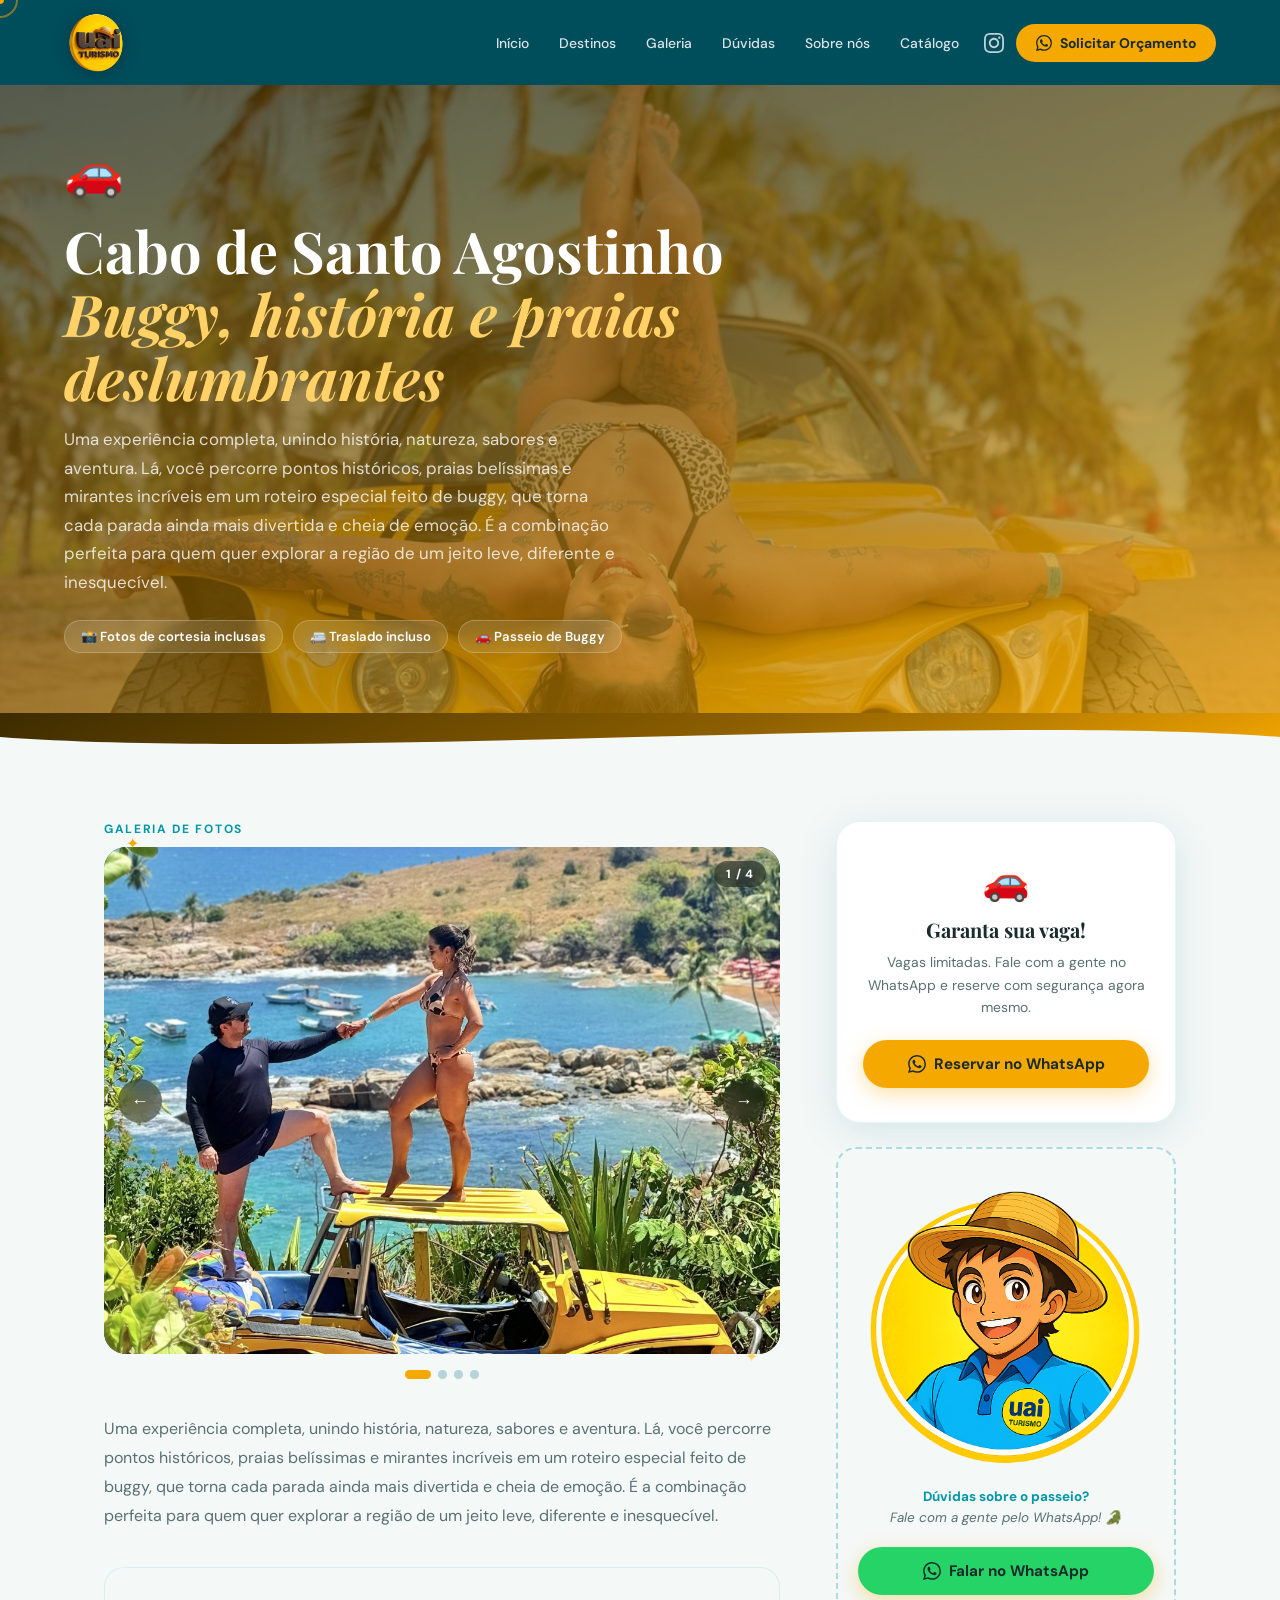
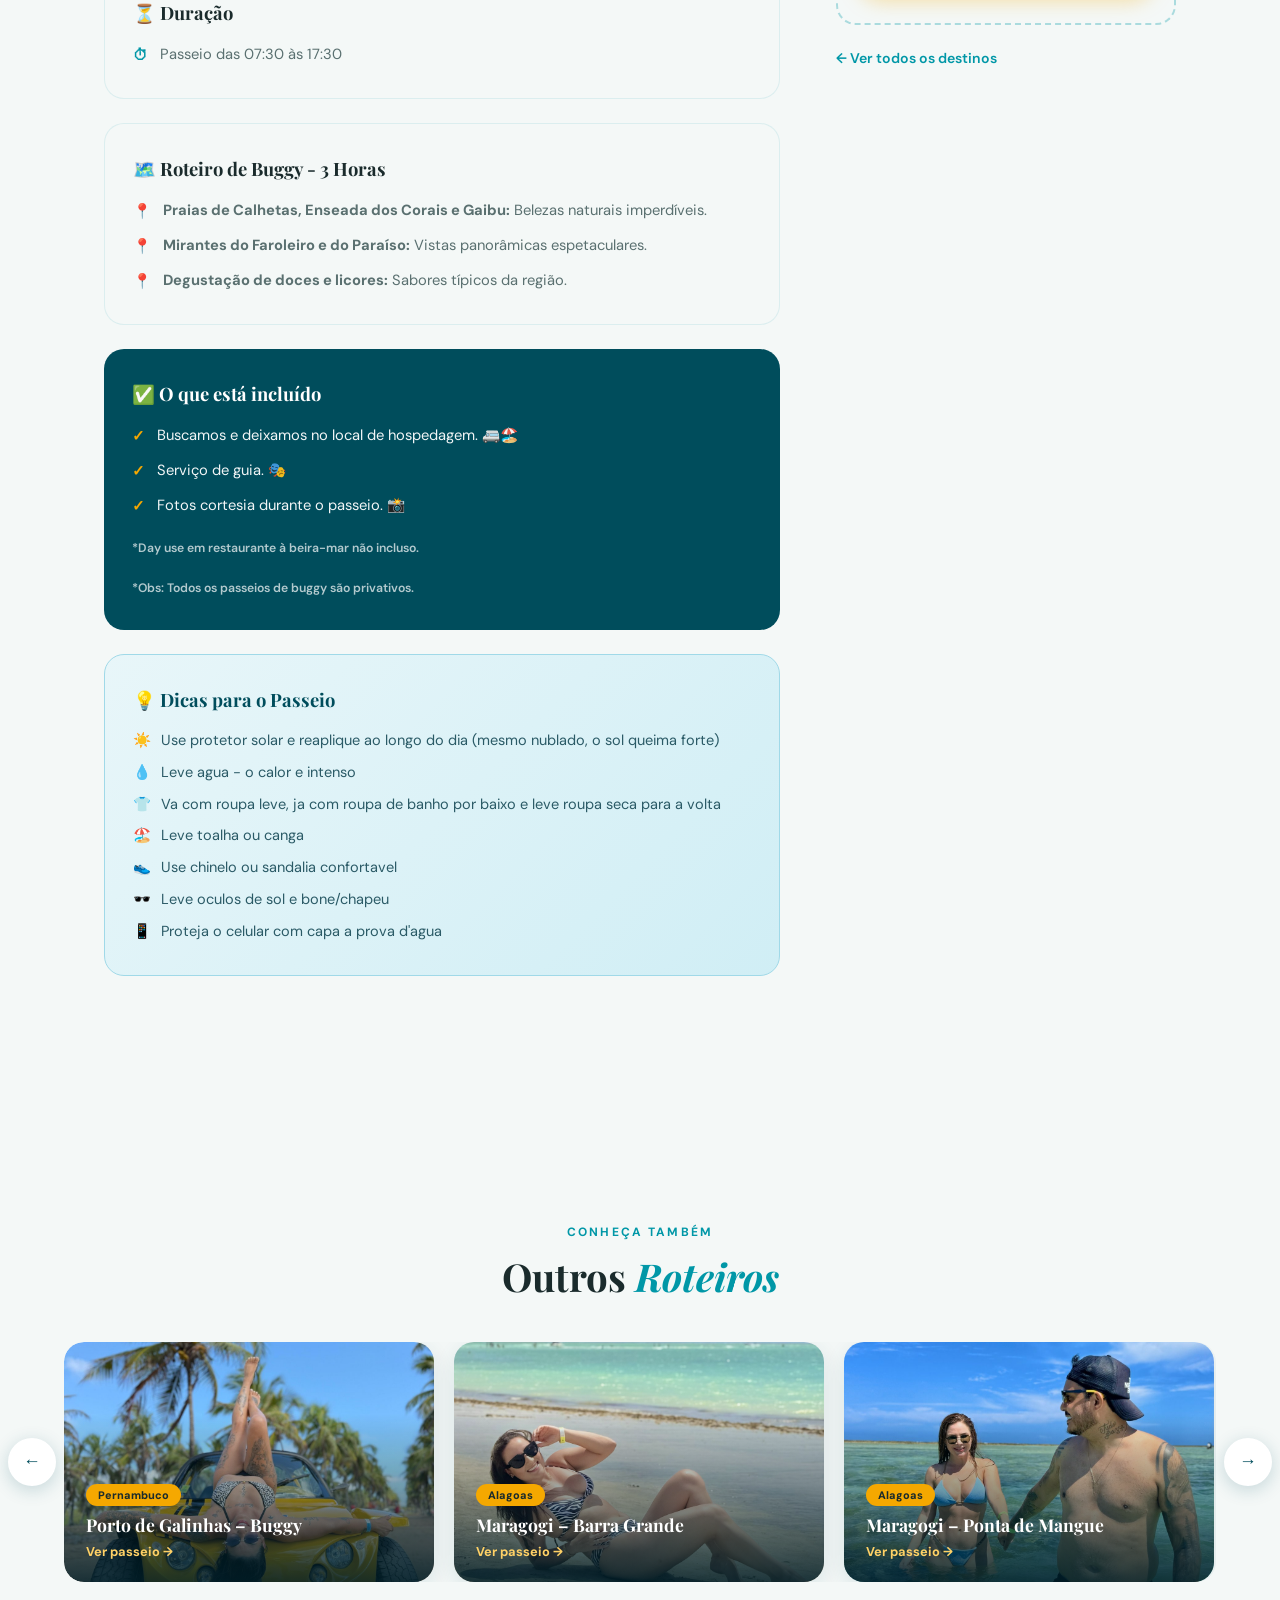
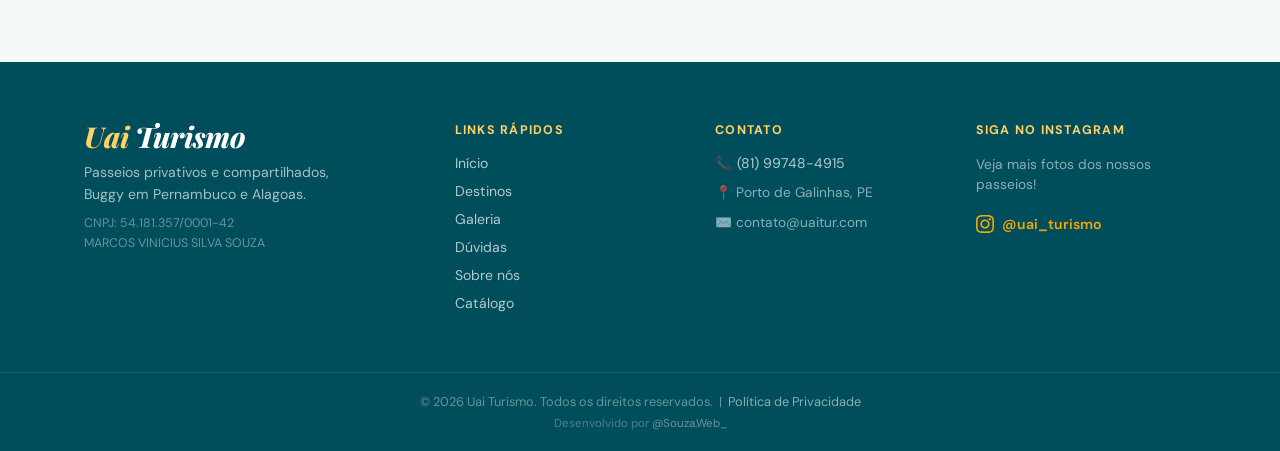
<file: passeio-cabo-santo-agostinho.html>
<!DOCTYPE html>
<html lang="pt-BR">

<head>
  <meta charset="UTF-8" />
  <meta name="viewport" content="width=device-width, initial-scale=1.0" />
  <title>Cabo de Santo Agostinho – Passeio de Buggy – Uai Turismo</title>
    <!-- Favicon -->
    <link rel="icon" type="image/png" href="foto/logoo.png">
    <link rel="apple-touch-icon" href="foto/logoo.png">

  <meta name="description" content="Passeio de buggy em Cabo de Santo Agostinho — história, praias deslumbrantes, mirantes e degustação de doces típicos. Traslado, guia e fotos inclusas.">
  <link href="https://fonts.googleapis.com/css2?family=Playfair+Display:ital,wght@0,700;0,900;1,700&family=DM+Sans:wght@300;400;500;600;700&display=swap" rel="stylesheet" />
  <link rel="stylesheet" href="style.css" />
  <link rel="stylesheet" href="style-upgrade.css" />
  <style>
    * { cursor: none !important; }
    @media(pointer:coarse) { * { cursor: auto !important; } }
    #cursor-dot, #cursor-ring { position: fixed; top: 0; left: 0; border-radius: 50%; pointer-events: none; z-index: 99999; transform: translate(-50%, -50%); transition-property: opacity, background, border-color, transform; transition-timing-function: ease; }
    #cursor-dot { width: 8px; height: 8px; background: var(--amber); transition-duration: .08s; }
    #cursor-ring { width: 36px; height: 36px; border: 2px solid rgba(245,168,0,.5); background: transparent; transition-duration: .18s; }
    .ph { min-height: 72vh; background: linear-gradient(155deg, #3d2c00 0%, #8B5E00 55%, var(--amber) 100%); display: flex; align-items: flex-end; padding: 140px 5% 60px; position: relative; overflow: hidden; }
    .ph::before { content: ''; position: absolute; inset: 0; background: url('foto/Passeio Buggy - Porto de Galinhas/image-8.jpeg') center/cover no-repeat; opacity: .30; z-index: 0; }
    .phc { position: relative; z-index: 1; max-width: 720px; color: white; }
    .ph-emoji { font-size: 3rem; display: block; margin-bottom: 16px; }
    .phc h1 { font-family: 'Playfair Display', serif; font-size: clamp(2rem,5vw,3.6rem); line-height: 1.1; margin-bottom: 16px; }
    .phc h1 span { color: var(--amber-light); font-style: italic; }
    .ph-sub { font-size: 1.05rem; color: rgba(255,255,255,.80); line-height: 1.7; max-width: 560px; margin-bottom: 24px; }
    .ph-badges { display: flex; flex-wrap: wrap; gap: 10px; }
    .ph-badge { background: rgba(255,255,255,.12); border: 1px solid rgba(255,255,255,.22); color: white; padding: 7px 16px; border-radius: 50px; font-size: .82rem; font-weight: 600; backdrop-filter: blur(8px); }
    .pwav { line-height: 0; background: linear-gradient(155deg, #3d2c00 0%, #8B5E00 55%, var(--amber) 100%); }
    .pwav svg { width:100%; height:48px; display:block; }
    .pbody { max-width: 1200px; margin: 0 auto; padding: 60px 5%; display: grid; grid-template-columns: 1fr 340px; gap: 56px; }
    @media(max-width:900px) { .pbody { grid-template-columns:1fr; } }
    .pcwrap { margin-bottom: 36px; }
    .pclabel { font-size:.75rem; font-weight:700; letter-spacing:.14em; text-transform:uppercase; color:var(--teal); margin-bottom:10px; }
    .pcframe { position:relative; }
    .pcframe::before, .pcframe::after { content:'✦'; position:absolute; font-size:1rem; color:var(--amber); z-index:10; line-height:1; }
    .pcframe::before { top:-11px; left:22px; }
    .pcframe::after { bottom:-11px; right:22px; color:var(--amber-light); }
    .pc { position:relative; border-radius:22px; overflow:hidden; background:var(--teal-deeper); aspect-ratio:4/3; }
    .pctrack { display:flex; height:100%; transition:transform .65s cubic-bezier(.4,0,.2,1); will-change:transform; }
    .pcs { flex:0 0 100%; min-width:100%; height:100%; overflow:hidden; }
    .pcs img { width:100%; height:100%; object-fit:cover; display:block; transition:transform .7s ease; }
    .pcs:hover img { transform:scale(1.04); }
    .pcprev, .pcnext { position:absolute; top:50%; transform:translateY(-50%); width:44px; height:44px; border-radius:50%; border:none; background:rgba(0,0,0,.42); color:white; font-size:1.1rem; cursor:pointer; z-index:5; display:flex; align-items:center; justify-content:center; transition:background .25s,transform .25s; backdrop-filter:blur(8px); }
    .pcprev { left:14px; } .pcnext { right:14px; }
    .pcprev:hover, .pcnext:hover { background:var(--amber); color:var(--text); transform:translateY(-50%) scale(1.1); }
    .pccount { position:absolute; top:14px; right:14px; background:rgba(0,0,0,.45); backdrop-filter:blur(8px); color:white; font-size:.75rem; font-weight:700; padding:5px 12px; border-radius:50px; z-index:5; letter-spacing:.06em; }
    .pccap { position:absolute; bottom:0; left:0; right:0; padding:40px 20px 16px; background:linear-gradient(transparent,rgba(0,20,30,.75)); color:white; font-size:.82rem; font-weight:600; opacity:0; transition:opacity .3s; z-index:5; pointer-events:none; }
    .pc:hover .pccap { opacity:1; }
    .pcdots { display:flex; justify-content:center; align-items:center; gap:7px; margin-top:16px; }
    .pcd { width:9px; height:9px; border-radius:50%; background:rgba(0,105,120,.25); border:none; cursor:pointer; transition:all .3s; padding:0; }
    .pcd.active { background:var(--amber); width:26px; border-radius:5px; }
    .pcd:hover { background:var(--teal); }
    .roteiro-box { background: linear-gradient(135deg,rgba(0,151,167,.08),rgba(0,77,92,.06)); border:1px solid rgba(0,151,167,.15); border-radius:20px; padding:28px; margin-bottom:24px; }
    .roteiro-box h3 { font-family:'Playfair Display',serif; font-size:1.05rem; color:var(--text); margin-bottom:16px; display:flex; align-items:center; gap:8px; }
    .roteiro-tag { display:inline-flex; align-items:center; gap:6px; background:var(--amber); color:var(--text); font-size:.78rem; font-weight:700; padding:4px 12px; border-radius:50px; margin-left:auto; }
    .roteiro-steps { list-style:none; display:flex; flex-direction:column; gap:12px; }
    .roteiro-steps li { display:flex; align-items:flex-start; gap:12px; font-size:.9rem; color:var(--text-muted); }
    .rstep { width:28px; height:28px; background:var(--teal); color:white; border-radius:50%; display:flex; align-items:center; justify-content:center; font-size:.75rem; font-weight:700; flex-shrink:0; }
    .pdesc { font-size:1rem; color:var(--text-muted); line-height:1.8; margin-bottom:36px; }
    .pdesc p+p { margin-top:16px; }
    .pinc { background:var(--off-white); border-radius:20px; padding:32px 28px; margin-bottom:24px; border:1px solid rgba(0,151,167,.10); }
    .pinc h3 { font-family:'Playfair Display',serif; font-size:1.15rem; color:var(--text); margin-bottom:18px; }
    .pinc ul { list-style:none; display:flex; flex-direction:column; gap:12px; }
    .pinc li { display:flex; align-items:flex-start; gap:12px; font-size:.92rem; color:var(--text-muted); line-height:1.5; }
    .ii { color:var(--teal); font-weight:800; flex-shrink:0; margin-top:1px; }
    .ptips { background:linear-gradient(135deg,var(--teal-deeper),var(--teal)); border-radius:20px; padding:32px 28px; color:white; }
    .ptips h3 { font-family:'Playfair Display',serif; font-size:1.15rem; margin-bottom:16px; }
    .ptips ul { list-style:none; display:flex; flex-direction:column; gap:10px; }
    .ptips li { font-size:.9rem; color:rgba(255,255,255,.85); line-height:1.55; }
    .psidebar { display:flex; flex-direction:column; gap:24px; }
    .ctacard { background:white; border-radius:24px; padding:34px 26px; box-shadow:0 8px 40px rgba(0,105,120,.13); border:1px solid rgba(0,151,167,.10); text-align:center; }
    .ctacard-em { font-size:2.4rem; margin-bottom:10px; }
    .ctacard h4 { font-family:'Playfair Display',serif; font-size:1.25rem; color:var(--text); margin-bottom:8px; }
    .ctacard p { font-size:.87rem; color:var(--text-muted); margin-bottom:22px; line-height:1.6; }
    .ctacard .btn-primary { width:100%; justify-content:center; }
    .mascote-box { background:var(--off-white); border-radius:20px; border:2px dashed rgba(0,151,167,.30); padding:28px 20px; text-align:center; display:flex; flex-direction:column; align-items:center; gap:14px; }
    .mascote-box p { font-size:.84rem; color:var(--text-muted); line-height:1.55; font-style:italic; }
    .mascote-box strong { color:var(--teal); font-style:normal; }
    .back-link { display:inline-flex; align-items:center; gap:8px; color:var(--teal); font-weight:600; font-size:.88rem; transition:.3s; }
    .back-link:hover { color:var(--teal-dark); }
    .outros-sec { background:var(--off-white); padding:80px 5%; }
    .outros-hd { text-align:center; margin-bottom:36px; }
    .outros-grid { max-width:1100px; margin:0 auto; display:grid; grid-template-columns:repeat(3,1fr); gap:20px; }
    @media(max-width:768px) { .outros-grid { grid-template-columns:1fr; } }
    .outro-card { border-radius:20px; overflow:hidden; position:relative; height:230px; cursor:pointer; }
    .outro-card img { width:100%; height:100%; object-fit:cover; transition:transform .5s; display:block; }
    .outro-card:hover img { transform:scale(1.07); }
    .outro-overlay { position:absolute; inset:0; background:linear-gradient(180deg,transparent 35%,rgba(0,40,50,.90)); display:flex; flex-direction:column; justify-content:flex-end; padding:22px; color:white; }
    .outro-overlay h4 { font-family:'Playfair Display',serif; font-size:1.1rem; margin-bottom:5px; }
    .outro-overlay a { font-size:.8rem; color:var(--amber-light); font-weight:700; transition:.2s; }
    .outro-overlay a:hover { color:white; }

    <style id="nav-mobile-fix">@media (max-width: 768px) {
      #navMenu { display: flex !important; position: fixed !important; top: 0 !important; left: 0 !important; right: 0 !important; bottom: 0 !important; width: 100% !important; height: 100% !important; z-index: 99990 !important; background: var(--teal-deeper) !important; flex-direction: column !important; align-items: center !important; justify-content: center !important; gap: 8px !important; transform: none !important; opacity: 0; visibility: hidden; pointer-events: none; transition: opacity 0.35s ease, visibility 0.35s ease; }
      #navMenu.open { opacity: 1 !important; visibility: visible !important; pointer-events: all !important; }
      #navMenu li { width: 100%; text-align: center; }
      #navMenu li a { display: block; font-size: 1.2rem !important; padding: 14px 24px !important; color: white !important; border-radius: 12px; transition: background 0.2s ease; }
      #navMenu li a:hover { background: rgba(255,255,255,0.10); }
      #navMenu .nav-cta { background: var(--amber) !important; color: var(--text) !important; border-radius: 50px !important; font-weight: 700 !important; margin-top: 8px; display: inline-flex !important; width: auto !important; padding: 12px 28px !important; }
      .nav-toggle { z-index: 99995 !important; position: relative; }
      #nav { z-index: 99992 !important; }
    }

    @media(max-width:600px) {
      .pinc li { flex-direction: column; gap: 4px; }
      .pinc li .ii { margin-top: 0; }
      .pbody { padding: 36px 4%; }
      .pinc { padding: 22px 18px; }
    }
  </style>
  </style>

    <style>
        .floating-wpp {
            position: fixed;
            bottom: 24px;
            left: 24px;
            width: 60px;
            height: 60px;
            background-color: #25D366;
            color: white;
            border-radius: 50%;
            display: flex;
            align-items: center;
            justify-content: center;
            font-size: 32px;
            box-shadow: 0 4px 14px rgba(37, 211, 102, 0.4);
            z-index: 1000;
            transition: transform 0.3s ease;
        }
        .floating-wpp:hover {
            transform: scale(1.1);
        }
        @media (max-width: 480px) {
            .floating-wpp {
                bottom: 16px;
                left: 16px;
                width: 50px;
                height: 50px;
            }
            .floating-wpp svg { padding: 4px; }
        }
    </style>
    

    <meta property="og:image" content="https://www.uaitur.com/foto/Logo%20_uai%20TURISMO_%20na%20Praia%20Tropical.png">
    <meta property="og:image:width" content="400">
    <meta property="og:image:height" content="400">
    <meta name="twitter:card" content="summary">
    <meta name="twitter:image" content="https://www.uaitur.com/foto/Logo%20_uai%20TURISMO_%20na%20Praia%20Tropical.png">

    <!-- Meta Pixel Code -->
    <script>
    !function(f,b,e,v,n,t,s)
    {if(f.fbq)return;n=f.fbq=function(){n.callMethod?
    n.callMethod.apply(n,arguments):n.queue.push(arguments)};
    if(!f._fbq)f._fbq=n;n.push=n;n.loaded=!0;n.version='2.0';
    n.queue=[];t=b.createElement(e);t.async=!0;
    t.src=v;s=b.getElementsByTagName(e)[0];
    s.parentNode.insertBefore(t,s)}(window, document,'script',
    'https://connect.facebook.net/en_US/fbevents.js');
    fbq('init', '1936582633666731');
    fbq('track', 'PageView');
    </script>
    <noscript><img height="1" width="1" style="display:none"
    src="https://www.facebook.com/tr?id=1936582633666731&ev=PageView&noscript=1"
    /></noscript>
    <!-- End Meta Pixel Code -->

</head>

<body>
  <div id="cursor-dot"></div>
  <div id="cursor-ring"></div>

  <nav id="nav">
    <a class="nav-logo" href="index.html"><img src="foto/logoo.png" alt="Uai Turismo" class="nav-logo-img"></a>
    <button class="nav-toggle" id="navToggle" aria-label="Abrir menu"><span></span><span></span><span></span></button>
        <ul id="navMenu">
      <li><a href="index.html#hero">Início</a></li>
      <li><a href="index.html#destinos">Destinos</a></li>
      <li><a href="index.html#galeria">Galeria</a></li>
      <li><a href="index.html#faq">Dúvidas</a></li>
      <li><a href="quem-somos.html">Sobre nós</a></li>
      <li><a href="https://uaiturismo.surishop.ai/catalog" target="_blank">Catálogo</a></li>
      <li><a href="https://www.instagram.com/uai_turismo/" target="_blank" aria-label="Instagram" title="@uai_turismo" style="display:flex;align-items:center;padding:4px 8px;color:rgba(255,255,255,.75);transition:color .2s" onmouseover="this.style.color='#FFD166'" onmouseout="this.style.color='rgba(255,255,255,.75)'"><svg width="20" height="20" viewBox="0 0 24 24" fill="currentColor" style="vertical-align:middle"><path d="M12 2.163c3.204 0 3.584.012 4.85.07 3.252.148 4.771 1.691 4.919 4.919.058 1.265.069 1.645.069 4.849 0 3.205-.012 3.584-.069 4.849-.149 3.225-1.664 4.771-4.919 4.919-1.266.058-1.644.07-4.85.07-3.204 0-3.584-.012-4.849-.07-3.26-.149-4.771-1.699-4.919-4.92-.058-1.265-.07-1.644-.07-4.849 0-3.204.013-3.583.07-4.849.149-3.227 1.664-4.771 4.919-4.919 1.266-.057 1.645-.069 4.849-.069zm0-2.163c-3.259 0-3.667.014-4.947.072-4.358.2-6.78 2.618-6.98 6.98-.059 1.281-.073 1.689-.073 4.948 0 3.259.014 3.668.072 4.948.2 4.358 2.618 6.78 6.98 6.98 1.281.058 1.689.072 4.948.072 3.259 0 3.668-.014 4.948-.072 4.354-.2 6.782-2.618 6.979-6.98.059-1.28.073-1.689.073-4.948 0-3.259-.014-3.667-.072-4.947-.196-4.354-2.617-6.78-6.979-6.98-1.281-.059-1.69-.073-4.949-.073zm0 5.838c-3.403 0-6.162 2.759-6.162 6.162s2.759 6.163 6.162 6.163 6.162-2.759 6.162-6.163c0-3.403-2.759-6.162-6.162-6.162zm0 10.162c-2.209 0-4-1.79-4-4 0-2.209 1.791-4 4-4s4 1.791 4 4c0 2.21-1.791 4-4 4zm6.406-11.845c-.796 0-1.441.645-1.441 1.44s.645 1.44 1.441 1.44c.795 0 1.439-.645 1.439-1.44s-.644-1.44-1.439-1.44z"/></svg></a></li>
      <li><a href="https://wa.me/5581997484915?text=Olá%2C%20vim%20pelo%20site%20e%20gostaria%20de%20saber%20mais" class="nav-cta" target="_blank"><svg width="16" height="16" viewBox="0 0 24 24" fill="currentColor"><path d="M17.472 14.382c-.297-.149-1.758-.867-2.03-.967-.273-.099-.471-.148-.67.15-.197.297-.767.966-.94 1.164-.173.199-.347.223-.644.075-.297-.15-1.255-.463-2.39-1.475-.883-.788-1.48-1.761-1.653-2.059-.173-.297-.018-.458.13-.606.134-.133.298-.347.446-.52.149-.174.198-.298.298-.497.099-.198.05-.371-.025-.52-.075-.149-.669-1.612-.916-2.207-.242-.579-.487-.5-.669-.51-.173-.008-.371-.01-.57-.01-.198 0-.52.074-.792.372-.272.297-1.04 1.016-1.04 2.479 0 1.462 1.065 2.875 1.213 3.074.149.198 2.096 3.2 5.077 4.487.709.306 1.262.489 1.694.625.712.227 1.36.195 1.871.118.571-.085 1.758-.719 2.006-1.413.248-.694.248-1.289.173-1.413-.074-.124-.272-.198-.57-.347m-5.421 7.403h-.004a9.87 9.87 0 01-5.031-1.378l-.361-.214-3.741.982.998-3.648-.235-.374a9.86 9.86 0 01-1.51-5.26c.001-5.45 4.436-9.884 9.888-9.884 2.64 0 5.122 1.03 6.988 2.898a9.825 9.825 0 012.893 6.994c-.003 5.45-4.437 9.884-9.885 9.884m8.413-18.297A11.815 11.815 0 0012.05 0C5.495 0 .16 5.335.157 11.892c0 2.096.547 4.142 1.588 5.945L.057 24l6.305-1.654a11.882 11.882 0 005.683 1.448h.005c6.554 0 11.89-5.335 11.893-11.893a11.821 11.821 0 00-3.48-8.413Z" /></svg> Solicitar Orçamento</a></li>
    </ul>
  </nav>

  <section class="ph">
    <div class="phc">
      <span class="ph-emoji">🚗</span>
      <h1>Cabo de Santo Agostinho<br><span>Buggy, história e praias deslumbrantes</span></h1>
      <p class="ph-sub">Uma experiência completa, unindo história, natureza, sabores e aventura. Lá, você percorre pontos históricos, praias belíssimas e mirantes incríveis em um roteiro especial feito de buggy, que torna cada parada ainda mais divertida e cheia de emoção. É a combinação perfeita para quem quer explorar a região de um jeito leve, diferente e inesquecível.</p>
      <div class="ph-badges">
        <span class="ph-badge">📸 Fotos de cortesia inclusas</span>
        <span class="ph-badge">🚐 Traslado incluso</span>
        <span class="ph-badge">🚗 Passeio de Buggy</span>
      </div>
    </div>
  </section>

  <div class="pwav"><svg viewBox="0 0 1440 48" xmlns="http://www.w3.org/2000/svg" preserveAspectRatio="none"><path d="M0,24 C360,48 1080,0 1440,24 L1440,48 L0,48 Z" fill="#f4f8f7" /></svg></div>

  <div style="background:var(--off-white);padding-bottom:80px;">
    <div class="pbody">
      <div>
        <!-- CARROSSEL -->
        <div class="pcwrap">
          <p class="pclabel">Galeria de fotos</p>
          <div class="pcframe">
            <div class="pc" id="pc-cabo">
              <div class="pctrack" id="pct-cabo">
                <div class="pcs"><img src="foto/Cabo de Santo Agostinho Passeios de Buggy/Foto carrossel - Cabo de Santo Agostinho.jpeg" alt="Cabo de Santo Agostinho foto 1" loading="lazy"></div>
                <div class="pcs"><img src="foto/Cabo de Santo Agostinho Passeios de Buggy/image-1.jpeg" alt="Cabo de Santo Agostinho foto 2" loading="lazy"></div>
                <div class="pcs"><img src="foto/Cabo de Santo Agostinho Passeios de Buggy/image-2.jpeg" alt="Cabo de Santo Agostinho foto 3" loading="lazy"></div>
                <div class="pcs">
                  <img src="foto/Cabo de Santo Agostinho Passeios de Buggy/image-5.jpeg" alt="Cabo de Santo Agostinho foto 4" loading="lazy">
                </div>
              </div>
              <button class="pcprev" id="pcp-cabo" aria-label="Anterior">&#8592;</button>
              <button class="pcnext" id="pcn-cabo" aria-label="Próxima">&#8594;</button>
              <div class="pccount" id="pcc-cabo">1 / 4</div>
              <div class="pccap">📍 Cabo de Santo Agostinho – PE</div>
            </div>
          </div>
          <div class="pcdots" id="pcd-cabo"><button class="pcd active" data-i="0" aria-label="Foto 1"></button><button class="pcd" data-i="1" aria-label="Foto 2"></button><button class="pcd" data-i="2" aria-label="Foto 3"></button><button class="pcd" data-i="3" aria-label="Foto 4"></button></div>
        </div>

        <div class="pdesc">
          <p>Uma experiência completa, unindo história, natureza, sabores e aventura. Lá, você percorre pontos históricos, praias belíssimas e mirantes incríveis em um roteiro especial feito de buggy, que torna cada parada ainda mais divertida e cheia de emoção. É a combinação perfeita para quem quer explorar a região de um jeito leve, diferente e inesquecível.</p>
        </div>

        <!-- DURACAO -->
        <div class="pinc" style="margin-bottom:24px;">
          <h3>⏳ Duração</h3>
          <ul>
            <li><span class="ii">⏱</span><span>Passeio das 07:30 às 17:30</span></li>
          </ul>
        </div>

        <!-- ROTEIRO -->
        <div class="pinc" style="margin-bottom:24px;">
          <h3>🗺️ Roteiro de Buggy - 3 Horas</h3>
          <ul>
            <li><span class="ii">📍</span><span><strong>Praias de Calhetas, Enseada dos Corais e Gaibu:</strong> Belezas naturais imperdíveis.</span></li>
            <li><span class="ii">📍</span><span><strong>Mirantes do Faroleiro e do Paraíso:</strong> Vistas panorâmicas espetaculares.</span></li>
            <li><span class="ii">📍</span><span><strong>Degustação de doces e licores:</strong> Sabores típicos da região.</span></li>
          </ul>
        </div>

        <!-- INCLUSO -->
        <div class="pinc p-incluso">
          <h3>✅ O que está incluído</h3>
          <ul>
            <li><span class="ii">✓</span><span>Buscamos e deixamos no local de hospedagem. 🚐🏖️</span></li>
            <li><span class="ii">✓</span><span>Serviço de guia. 🎭</span></li>
            <li><span class="ii">✓</span><span>Fotos cortesia durante o passeio. 📸</span></li>
            <li style="margin-top:10px;"><small style="color:var(--text-muted);font-weight:600;">*Day use em restaurante à beira-mar não incluso.</small></li>
            <li style="margin-top:10px;"><small style="color:var(--text-muted);font-weight:600;">*Obs: Todos os passeios de buggy são privativos.</small></li>
          </ul>
        </div>


        <!-- DICAS PARA O PASSEIO -->
        <div class="pinc" style="background: linear-gradient(135deg, #e8f6f9 0%, #d0eef5 100%); border: 1px solid #a0d9e8; border-radius: 20px; padding: 32px 28px; margin-bottom: 24px;">
          <h3 style="font-family: 'Playfair Display', serif; font-size: 1.15rem; color: #004D5C; margin-bottom: 18px;">&#x1F4A1; Dicas para o Passeio</h3>
          <ul style="list-style: none; display: flex; flex-direction: column; gap: 10px;">
            <li style="display: flex; align-items: flex-start; gap: 10px; font-size: .91rem; color: #2a5a66;"><span>&#x2600;&#xFE0F;</span> Use protetor solar e reaplique ao longo do dia (mesmo nublado, o sol queima forte)</li>
            <li style="display: flex; align-items: flex-start; gap: 10px; font-size: .91rem; color: #2a5a66;"><span>&#x1F4A7;</span> Leve agua - o calor e intenso</li>
            <li style="display: flex; align-items: flex-start; gap: 10px; font-size: .91rem; color: #2a5a66;"><span>&#x1F455;</span> Va com roupa leve, ja com roupa de banho por baixo e leve roupa seca para a volta</li>
            <li style="display: flex; align-items: flex-start; gap: 10px; font-size: .91rem; color: #2a5a66;"><span>&#x1F3D6;&#xFE0F;</span> Leve toalha ou canga</li>
            <li style="display: flex; align-items: flex-start; gap: 10px; font-size: .91rem; color: #2a5a66;"><span>&#x1F45F;</span> Use chinelo ou sandalia confortavel</li>
            <li style="display: flex; align-items: flex-start; gap: 10px; font-size: .91rem; color: #2a5a66;"><span>&#x1F576;&#xFE0F;</span> Leve oculos de sol e bone/chapeu</li>
            <li style="display: flex; align-items: flex-start; gap: 10px; font-size: .91rem; color: #2a5a66;"><span>&#x1F4F1;</span> Proteja o celular com capa a prova d'agua</li>
          </ul>
        </div>
        
      </div>

      <div class="psidebar">
        <div class="ctacard">
          <div class="ctacard-em">🚗</div>
          <h4>Garanta sua vaga!</h4>
          <p>Vagas limitadas. Fale com a gente no WhatsApp e reserve com segurança agora mesmo.</p>
          <a href="https://wa.me/5581997484915?text=Ol%C3%A1%2C+vim+pelo+site+e+gostaria+de+saber+mais+sobre+o+passeio+Cabo+de+Santo+Agostinho" class="btn-primary" target="_blank">
            <svg width="18" height="18" viewBox="0 0 24 24" fill="currentColor"><path d="M17.472 14.382c-.297-.149-1.758-.867-2.03-.967-.273-.099-.471-.148-.67.15-.197.297-.767.966-.94 1.164-.173.199-.347.223-.644.075-.297-.15-1.255-.463-2.39-1.475-.883-.788-1.48-1.761-1.653-2.059-.173-.297-.018-.458.13-.606.134-.133.298-.347.446-.52.149-.174.198-.298.298-.497.099-.198.05-.371-.025-.52-.075-.149-.669-1.612-.916-2.207-.242-.579-.487-.5-.669-.51-.173-.008-.371-.01-.57-.01-.198 0-.52.074-.792.372-.272.297-1.04 1.016-1.04 2.479 0 1.462 1.065 2.875 1.213 3.074.149.198 2.096 3.2 5.077 4.487.709.306 1.262.489 1.694.625.712.227 1.36.195 1.871.118.571-.085 1.758-.719 2.006-1.413.248-.694.248-1.289.173-1.413-.074-.124-.272-.198-.57-.347m-5.421 7.403h-.004a9.87 9.87 0 01-5.031-1.378l-.361-.214-3.741.982.998-3.648-.235-.374a9.86 9.86 0 01-1.51-5.26c.001-5.45 4.436-9.884 9.888-9.884 2.64 0 5.122 1.03 6.988 2.898a9.825 9.825 0 012.893 6.994c-.003 5.45-4.437 9.884-9.885 9.884m8.413-18.297A11.815 11.815 0 0012.05 0C5.495 0 .16 5.335.157 11.892c0 2.096.547 4.142 1.588 5.945L.057 24l6.305-1.654a11.882 11.882 0 005.683 1.448h.005c6.554 0 11.89-5.335 11.893-11.893a11.821 11.821 0 00-3.48-8.413Z" /></svg> Reservar no WhatsApp
          </a>
        </div>
        <div class="mascote-box">
          <img loading="lazy" src="foto/Mascote Uai Chatbot.png" alt="Mascote Uai Turismo" style="width:100%;border-radius:16px;display:block;">
          <p><strong>Dúvidas sobre o passeio?</strong><br>Fale com a gente pelo WhatsApp! 🐊</p>
<a href="https://wa.me/5581997484915?text=Ol%C3%A1%21+vim+pelo+site+e+tenho+uma+duvida%21" class="btn-primary" target="_blank" style="width:100%;justify-content:center;background:#25D366;border-color:#25D366;margin-top:4px;">
            <svg width="18" height="18" viewBox="0 0 24 24" fill="currentColor"><path d="M17.472 14.382c-.297-.149-1.758-.867-2.03-.967-.273-.099-.471-.148-.67.15-.197.297-.767.966-.94 1.164-.173.199-.347.223-.644.075-.297-.15-1.255-.463-2.39-1.475-.883-.788-1.48-1.761-1.653-2.059-.173-.297-.018-.458.13-.606.134-.133.298-.347.446-.52.149-.174.198-.298.298-.497.099-.198.05-.371-.025-.52-.075-.149-.669-1.612-.916-2.207-.242-.579-.487-.5-.669-.51-.173-.008-.371-.01-.57-.01-.198 0-.52.074-.792.372-.272.297-1.04 1.016-1.04 2.479 0 1.462 1.065 2.875 1.213 3.074.149.198 2.096 3.2 5.077 4.487.709.306 1.262.489 1.694.625.712.227 1.36.195 1.871.118.571-.085 1.758-.719 2.006-1.413.248-.694.248-1.289.173-1.413-.074-.124-.272-.198-.57-.347m-5.421 7.403h-.004a9.87 9.87 0 01-5.031-1.378l-.361-.214-3.741.982.998-3.648-.235-.374a9.86 9.86 0 01-1.51-5.26c.001-5.45 4.436-9.884 9.888-9.884 2.64 0 5.122 1.03 6.988 2.898a9.825 9.825 0 012.893 6.994c-.003 5.45-4.437 9.884-9.885 9.884m8.413-18.297A11.815 11.815 0 0012.05 0C5.495 0 .16 5.335.157 11.892c0 2.096.547 4.142 1.588 5.945L.057 24l6.305-1.654a11.882 11.882 0 005.683 1.448h.005c6.554 0 11.89-5.335 11.893-11.893a11.821 11.821 0 00-3.48-8.413Z" /></svg> Falar no WhatsApp
          </a>
        </div>
        <button onclick="(function(){var d=['passeio-porto-de-galinhas.html','passeio-maragogi.html','passeio-maragogi-ponta-de-mangue.html','passeio-carneiros.html','passeio-cabo-santo-agostinho.html','passeio-ilha-santo-aleixo.html','passeio-milagres.html','passeio-city-tour.html'];var cur=window.location.pathname.split('/').pop();var opts=d.filter(function(x){return x!==cur;});window.location.href=opts[Math.floor(Math.random()*opts.length)];})();" class="back-link" style="background:none;border:none;cursor:pointer;padding:0;font-family:inherit;">← Ver todos os destinos</a>
      </div>
    </div>
  </div>

  <!-- OUTROS ROTEIROS - Carrossel -->
  <section class="rc-section">
    <div class="rc-hd">
      <p class="section-label">Conheça também</p>
      <h2 style="font-family:'Playfair Display',serif;font-size:clamp(1.8rem,3vw,2.6rem);color:var(--text)">Outros <span style="color:var(--teal);font-style:italic">Roteiros</span></h2>
    </div>
    <div class="rc-outer" id="rc-outer">
      <button class="rc-prev-btn" id="rc-prev" aria-label="Anterior">&#8592;</button>
      <div class="rc-viewport">
        <div class="rc-track" id="rc-track">
          <div class="rc-card"><img src="foto/Passeio Buggy - Porto de Galinhas/image-8.jpeg" alt="Porto de Galinhas" loading="lazy"><div class="rc-overlay"><span class="rc-tag">Pernambuco</span><h4>Porto de Galinhas – Buggy</h4><a href="passeio-porto-de-galinhas.html">Ver passeio &rarr;</a></div></div>
          <div class="rc-card"><img src="foto/Maragogi - Barra Grande/Foto Capa passeio, galeria - Maragogi Barra Grande.jpeg" alt="Maragogi – Barra Grande" loading="lazy"><div class="rc-overlay"><span class="rc-tag">Alagoas</span><h4>Maragogi – Barra Grande</h4><a href="passeio-maragogi.html">Ver passeio &rarr;</a></div></div>
          <div class="rc-card"><img src="foto/Maragogi - Ponta de Mangue/image-8.jpeg" alt="Maragogi – Ponta de Mangue" loading="lazy"><div class="rc-overlay"><span class="rc-tag">Alagoas</span><h4>Maragogi – Ponta de Mangue</h4><a href="passeio-maragogi-ponta-de-mangue.html">Ver passeio &rarr;</a></div></div>
          <div class="rc-card"><img src="foto/carneiros/Foto capa passeio, galeria - Carneiros.jpeg" alt="Praia dos Carneiros" loading="lazy"><div class="rc-overlay"><span class="rc-tag">Pernambuco</span><h4>Praia dos Carneiros</h4><a href="passeio-carneiros.html">Ver passeio &rarr;</a></div></div>
          <div class="rc-card"><img src="foto/Cabo de Santo Agostinho Passeios de Buggy/Foto carrossel - Cabo de Santo Agostinho.jpeg" alt="Cabo de Santo Agostinho" loading="lazy"><div class="rc-overlay"><span class="rc-tag">Pernambuco</span><h4>Cabo de Santo Agostinho – Buggy</h4><a href="passeio-cabo-santo-agostinho.html">Ver passeio &rarr;</a></div></div>
          <div class="rc-card"><img src="foto/Santo Aleixo/Foto galeria e capa do passeio - Ilha de Santo Aleixo.jpg" alt="Ilha de Santo Aleixo" loading="lazy"><div class="rc-overlay"><span class="rc-tag">Pernambuco</span><h4>Ilha de Santo Aleixo</h4><a href="passeio-ilha-santo-aleixo.html">Ver passeio &rarr;</a></div></div>
          <div class="rc-card"><img src="foto/milagres/Foto Carrossel - Milagres.jpeg" alt="São Miguel dos Milagres" loading="lazy"><div class="rc-overlay"><span class="rc-tag">Alagoas</span><h4>São Miguel dos Milagres</h4><a href="passeio-milagres.html">Ver passeio &rarr;</a></div></div>
          <div class="rc-card"><img src="foto/Citytour Recife e Olinda/Foto Carrossel - Citytour.JPEG" alt="City Tour Recife e Olinda" loading="lazy"><div class="rc-overlay"><span class="rc-tag">Pernambuco</span><h4>City Tour Recife &amp; Olinda</h4><a href="passeio-city-tour.html">Ver passeio &rarr;</a></div></div>
        </div>
      </div>
      <button class="rc-next-btn" id="rc-next" aria-label="Próximo">&#8594;</button>
    </div>
  </section>

  <script>
  (function() {
    var track = document.getElementById('rc-track');
    var prev = document.getElementById('rc-prev');
    var next = document.getElementById('rc-next');
    if (!track) return;
    var cards = track.querySelectorAll('.rc-card');
    var total = cards.length;
    var cur = 0;
    function getVis() { return window.innerWidth <= 560 ? 1 : window.innerWidth <= 900 ? 2 : 3; }
    function getCardW() { if (!cards[0]) return 0; return cards[0].getBoundingClientRect().width + 20; }
    function update() {
      var vis = getVis();
      var maxCur = Math.max(0, total - vis);
      if (cur > maxCur) cur = 0;
      if (cur < 0) cur = maxCur;
      track.style.transform = 'translateX(-' + (cur * getCardW()) + 'px)';
      if (prev) prev.disabled = false;
      if (next) next.disabled = false;
    }
    if (prev) prev.addEventListener('click', function() { cur--; update(); });
    if (next) next.addEventListener('click', function() { cur++; update(); });
    var tx = 0;
    track.addEventListener('touchstart', function(e) { tx = e.touches[0].clientX; }, { passive: true });
    track.addEventListener('touchend', function(e) {
      var d = tx - e.changedTouches[0].clientX;
      if (Math.abs(d) > 40) { if (d > 0) { cur++; } else { cur--; } update(); }
    });
    window.addEventListener('resize', update);
    update();
  })();
  </script>

  <footer class="main-footer">
    <div class="footer-inner">
      <div class="footer-brand">
        <div class="footer-logo-text" style="display:flex;align-items:center;gap:6px;font-family:'Playfair Display',serif;font-size:1.8rem;line-height:1;margin-bottom:10px;">
          <span style="color:var(--amber-light);font-weight:800;font-style:italic;">Uai</span>
          <span style="color:white;font-weight:800;font-style:italic;">Turismo</span>
        </div>
        <p>Passeios privativos e compartilhados,<br>Buggy em Pernambuco e Alagoas.</p>
        <p style="margin-top:8px;font-size:.78rem;color:rgba(255,255,255,.4);">CNPJ: 54.181.357/0001-42<br>MARCOS VINICIUS SILVA SOUZA</p>
      </div>
      <div class="footer-links"><h5>Links Rápidos</h5><a href="index.html#hero">Início</a><a href="index.html#destinos">Destinos</a><a href="index.html#galeria">Galeria</a><a href="index.html#faq">Dúvidas</a><a href="quem-somos.html">Sobre nós</a><a href="https://uaiturismo.surishop.ai/catalog" target="_blank">Catálogo</a></div>
      <div class="footer-contact"><h5>Contato</h5><a href="https://wa.me/5581997484915?text=Olá%2C%20vim%20pelo%20site%20e%20gostaria%20de%20saber%20mais" target="_blank">📞 (81) 99748-4915</a><p>📍 Porto de Galinhas, PE</p><p>✉️ contato@uaitur.com</p></div>
      <div class="footer-social"><h5>Siga no Instagram</h5><p>Veja mais fotos dos nossos passeios!</p><a href="https://www.instagram.com/uai_turismo/" target="_blank" style="display:inline-flex;align-items:center;gap:8px;margin-top:10px;color:var(--amber);font-weight:600;"><svg width="18" height="18" viewBox="0 0 24 24" fill="currentColor"><path d="M12 2.163c3.204 0 3.584.012 4.85.07 3.252.148 4.771 1.691 4.919 4.919.058 1.265.069 1.645.069 4.849 0 3.205-.012 3.584-.069 4.849-.149 3.225-1.664 4.771-4.919 4.919-1.266.058-1.644.07-4.85.07-3.204 0-3.584-.012-4.849-.07-3.26-.149-4.771-1.699-4.919-4.92-.058-1.265-.07-1.644-.07-4.849 0-3.204.013-3.583.07-4.849.149-3.227 1.664-4.771 4.919-4.919 1.266-.057 1.645-.069 4.849-.069zm0-2.163c-3.259 0-3.667.014-4.947.072-4.358.2-6.78 2.618-6.98 6.98-.059 1.281-.073 1.689-.073 4.948 0 3.259.014 3.668.072 4.948.2 4.358 2.618 6.78 6.98 6.98 1.281.058 1.689.072 4.948.072 3.259 0 3.668-.014 4.948-.072 4.354-.2 6.782-2.618 6.979-6.98.059-1.28.073-1.689.073-4.948 0-3.259-.014-3.667-.072-4.947-.196-4.354-2.617-6.78-6.979-6.98-1.281-.059-1.69-.073-4.949-.073zm0 5.838c-3.403 0-6.162 2.759-6.162 6.162s2.759 6.163 6.162 6.163 6.162-2.759 6.162-6.163c0-3.403-2.759-6.162-6.162-6.162zm0 10.162c-2.209 0-4-1.79-4-4 0-2.209 1.791-4 4-4s4 1.791 4 4c0 2.21-1.791 4-4 4zm6.406-11.845c-.796 0-1.441.645-1.441 1.44s.645 1.44 1.441 1.44c.795 0 1.439-.645 1.439-1.44s-.644-1.44-1.439-1.44z"/></svg>@uai_turismo</a></div>
    </div>
    <div class="footer-bottom"><p>© 2026 Uai Turismo. Todos os direitos reservados. &nbsp;|&nbsp; <a href="politica-de-privacidade.html" style="color:rgba(255,255,255,.55);transition:color .3s" onmouseover="this.style.color='#FFD166'" onmouseout="this.style.color='rgba(255,255,255,.55)'">Política de Privacidade</a></p>
      <p style="margin-top:6px;font-size:.72rem;color:rgba(255,255,255,.3);">Desenvolvido por <a href="https://www.instagram.com/Souza.Web_/" target="_blank" style="color:rgba(255,255,255,.4);transition:color .3s" onmouseover="this.style.color='#FFD166'" onmouseout="this.style.color='rgba(255,255,255,.4)'">@Souza.Web_</a></p></div>
  </footer>

  <script>
    const dot = document.getElementById('cursor-dot'), ring = document.getElementById('cursor-ring');
    if (window.matchMedia('(pointer: fine)').matches) { document.addEventListener('mousemove', e => { dot.style.left = e.clientX + 'px'; dot.style.top = e.clientY + 'px'; ring.style.left = e.clientX + 'px'; ring.style.top = e.clientY + 'px'; }); }
    const nav = document.getElementById('nav');
    window.addEventListener('scroll', () => nav.classList.toggle('scrolled', window.scrollY > 60), { passive: true });
    (function () {
      var nt = document.getElementById('navToggle'), nm = document.getElementById('navMenu');
      if (!nt || !nm) return;
      var newT = nt.cloneNode(true); nt.parentNode.replaceChild(newT, nt); nt = newT;
      nt.addEventListener('click', function () { var o = nm.classList.toggle('open'); nt.classList.toggle('open', o); nt.setAttribute('aria-expanded', o); document.body.style.overflow = o ? 'hidden' : ''; document.documentElement.style.overflow = o ? 'hidden' : ''; });
      nm.querySelectorAll('a').forEach(function (l) { l.addEventListener('click', function () { nm.classList.remove('open'); nt.classList.remove('open'); nt.setAttribute('aria-expanded', false); document.body.style.overflow = ''; document.documentElement.style.overflow = ''; }); });
      if (nav) window.addEventListener('scroll', function () { nav.classList.toggle('scrolled', window.scrollY > 60); }, { passive: true });
    })();
    (function () {
      const track = document.getElementById('pct-cabo'), dotsW = document.getElementById('pcd-cabo'), count = document.getElementById('pcc-cabo'), prev = document.getElementById('pcp-cabo'), next = document.getElementById('pcn-cabo');
      const dots = dotsW ? dotsW.querySelectorAll('.pcd') : []; const total = 4;
      if (!track) return; let cur = 0, timer;
      function goTo(i) { if (dots[cur]) dots[cur].classList.remove('active'); cur = (i + total) % total; track.style.transform = 'translateX(-' + (cur * 100) + '%)'; if (dots[cur]) dots[cur].classList.add('active'); if (count) count.textContent = (cur + 1) + ' / ' + total; reset(); }
      function reset() { clearInterval(timer); timer = setInterval(() => goTo(cur + 1), 4000); }
      if (prev) prev.addEventListener('click', () => goTo(cur - 1));
      if (next) next.addEventListener('click', () => goTo(cur + 1));
      dots.forEach((d, i) => d.addEventListener('click', () => goTo(i)));
      let tx = 0; track.addEventListener('touchstart', e => { tx = e.touches[0].clientX; }, { passive: true }); track.addEventListener('touchend', e => { const d = tx - e.changedTouches[0].clientX; if (Math.abs(d) > 40) goTo(d > 0 ? cur + 1 : cur - 1); });
      const pcEl = document.getElementById('pc-cabo'); if (pcEl) { pcEl.addEventListener('mouseenter', () => clearInterval(timer)); pcEl.addEventListener('mouseleave', reset); }
      reset();
    })();
  </script>

    
    
</body>
</html>
</file>
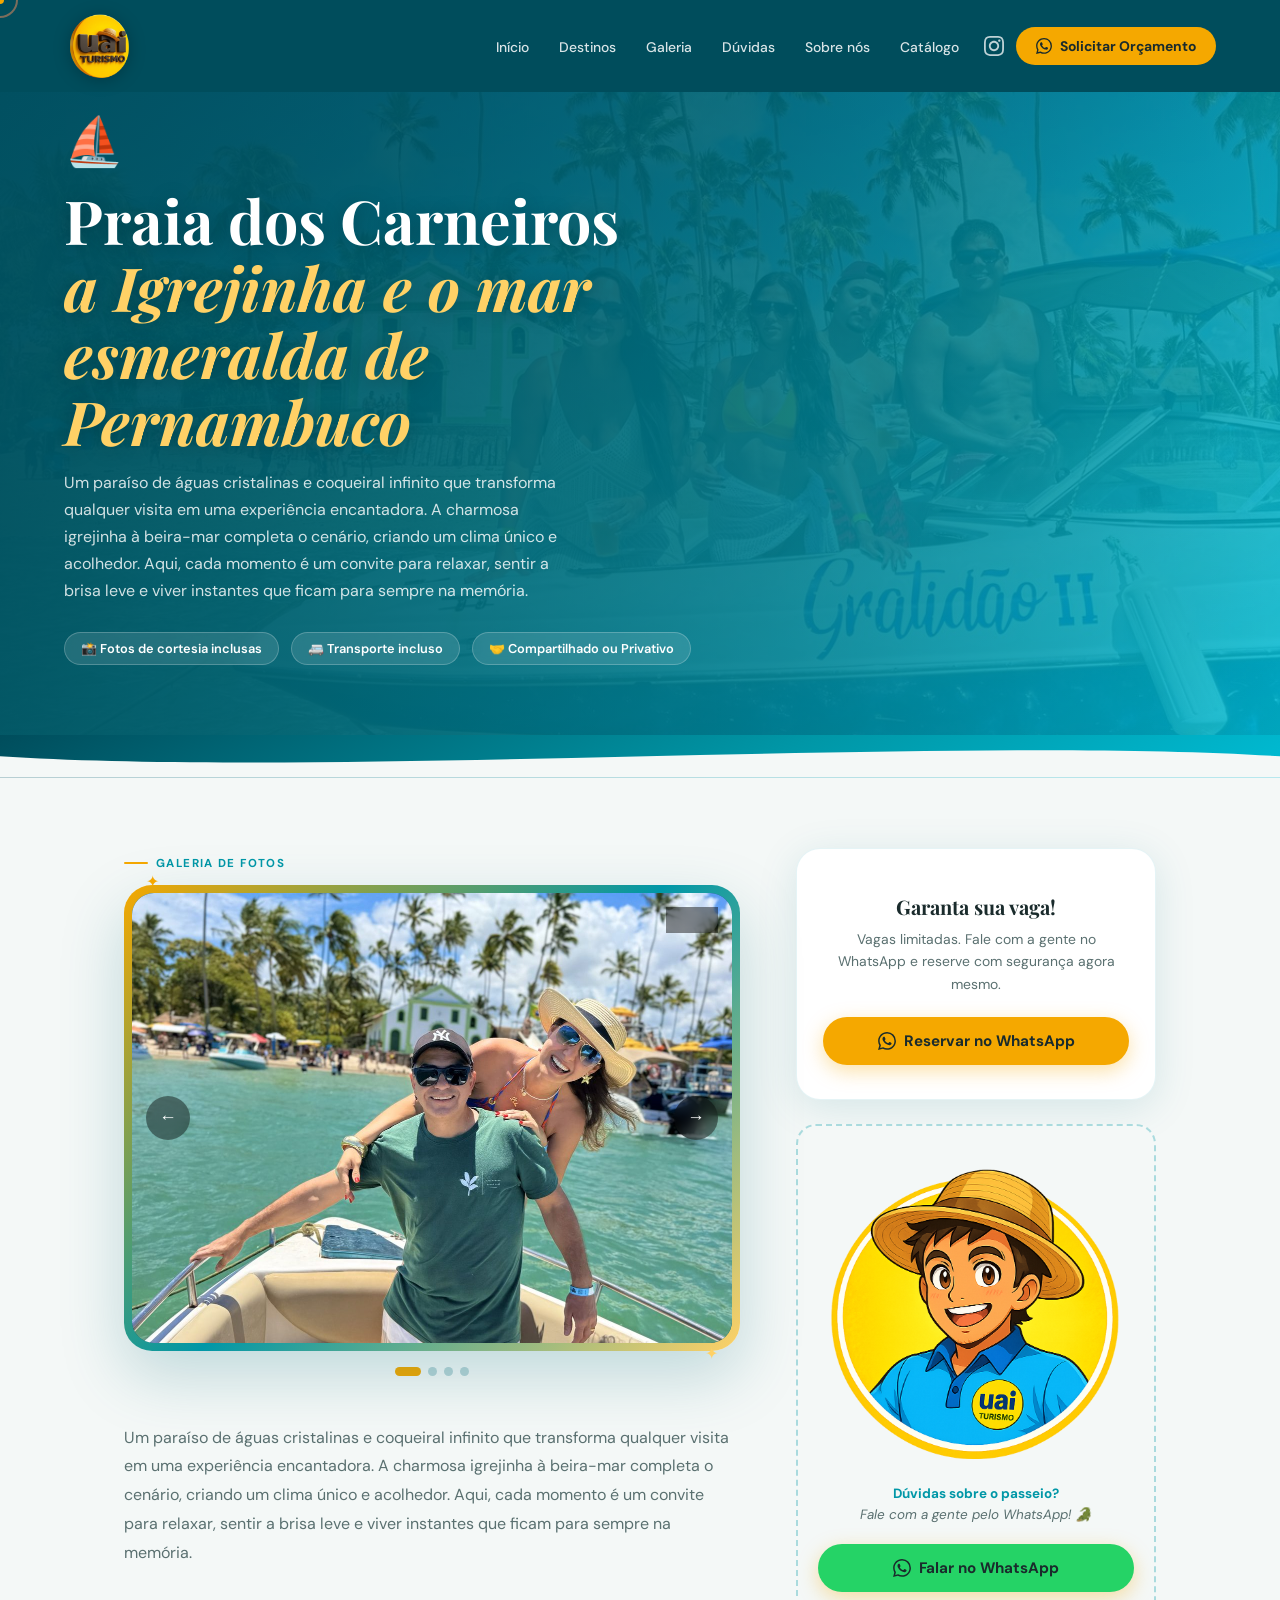
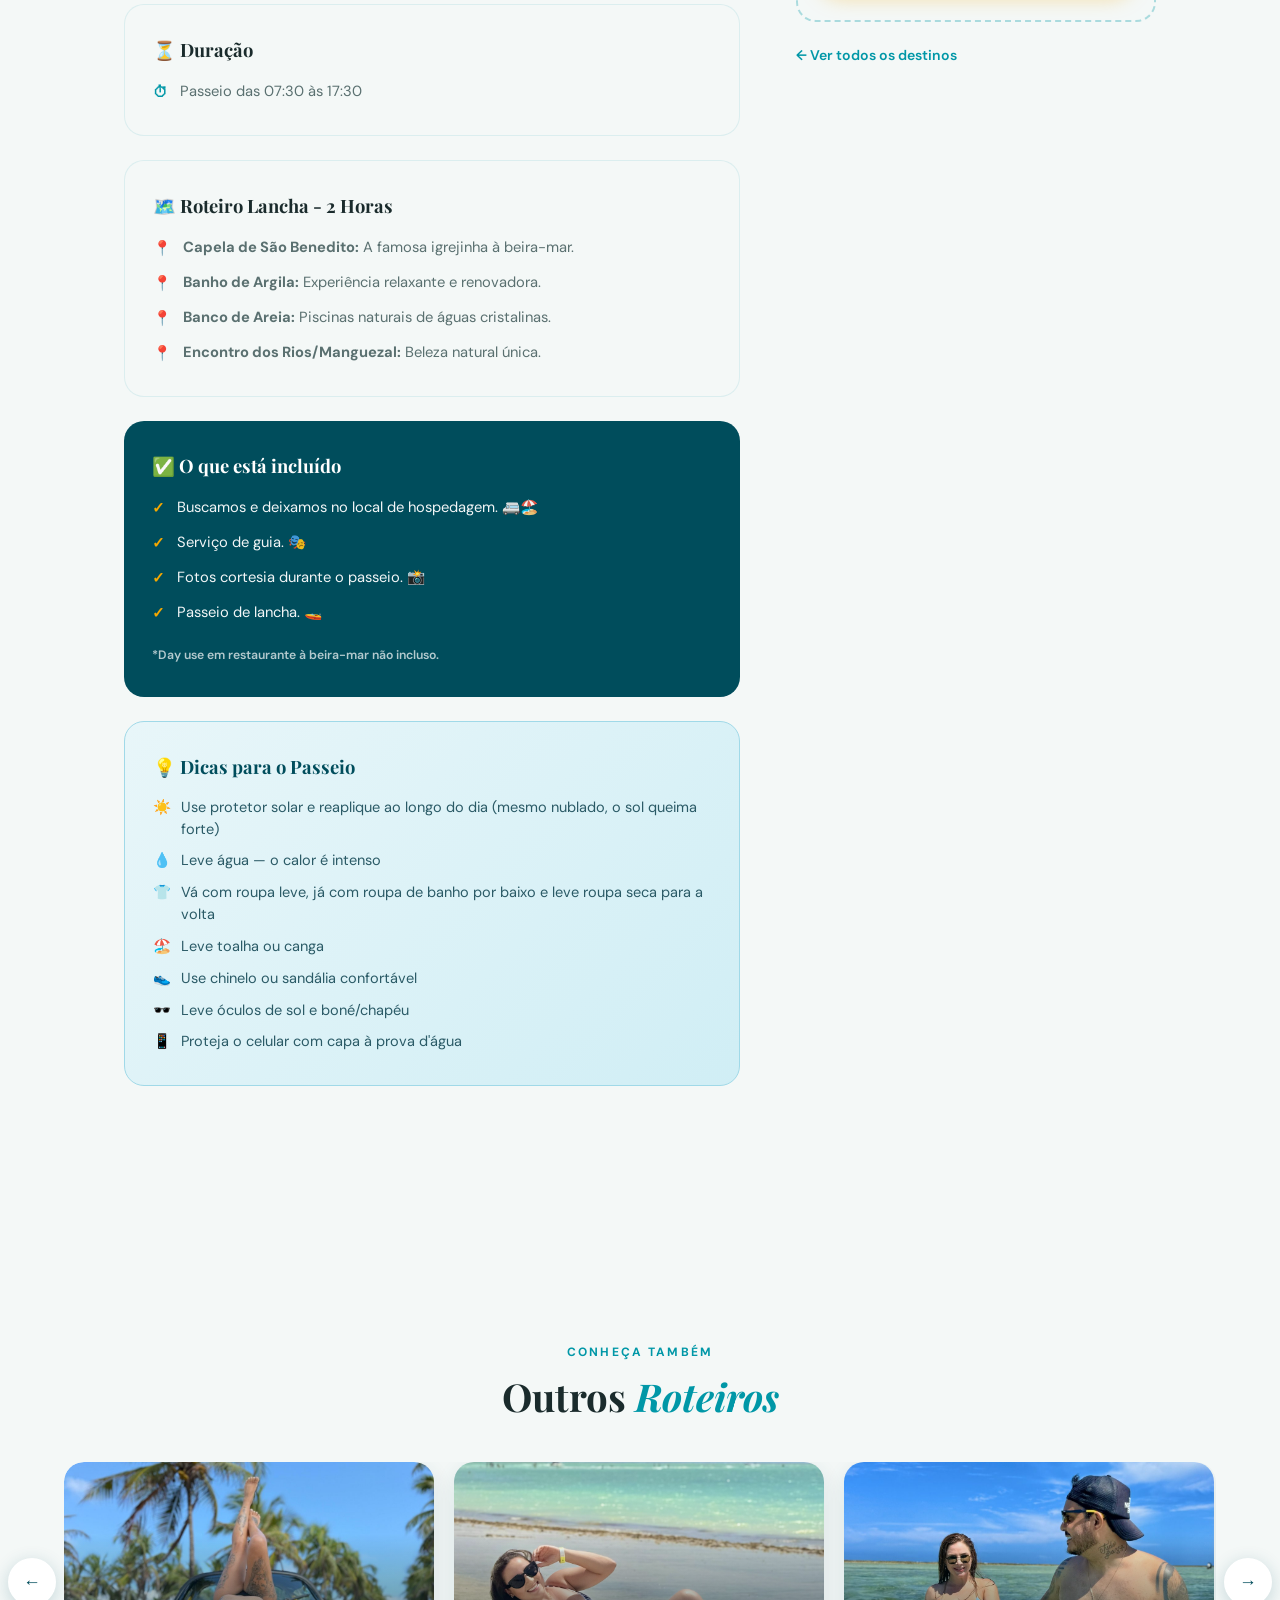
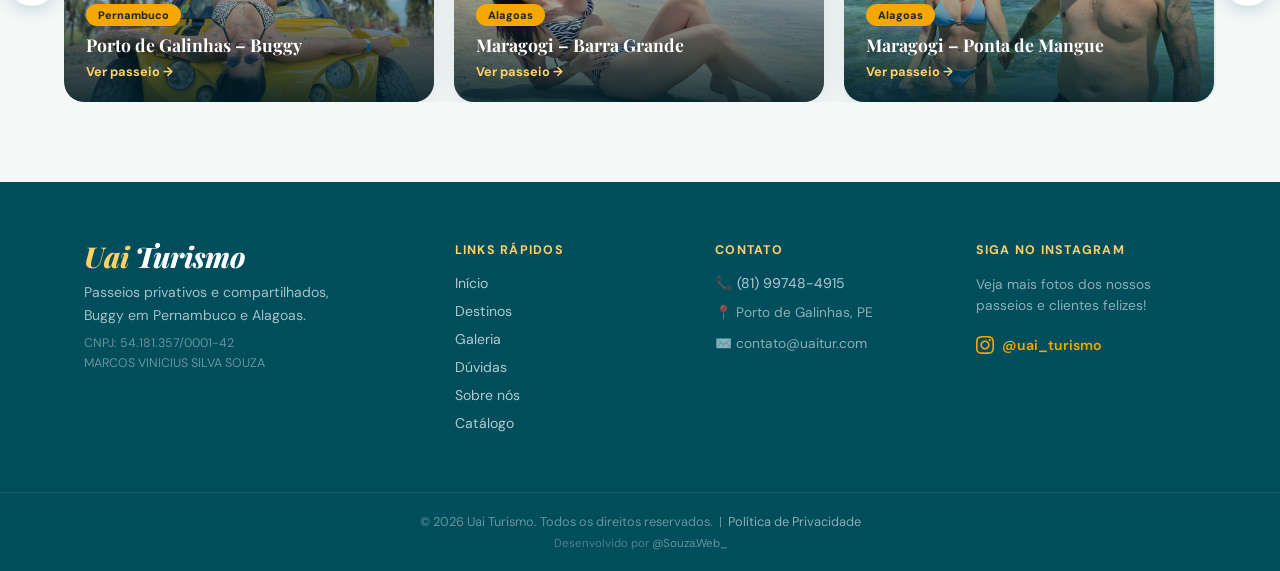
<file: passeio-carneiros.html>
﻿<!DOCTYPE html>
<html lang="pt-BR">

<head>
  <meta charset="UTF-8" />
  <meta name="viewport" content="width=device-width, initial-scale=1.0" />
  <title>Praia dos Carneiros – Uai Turismo</title>
    <!-- Favicon -->
    <link rel="icon" type="image/png" href="foto/logoo.png">
    <link rel="apple-touch-icon" href="foto/logoo.png">

  <link
    href="https://fonts.googleapis.com/css2?family=Playfair+Display:ital,wght@0,700;0,900;1,700&family=DM+Sans:wght@300;400;500;600;700&display=swap"
    rel="stylesheet" />
  <link rel="stylesheet" href="style.css" />
  <link rel="stylesheet" href="style-upgrade.css" />
  <style>
    /* CURSOR */
    * {
      cursor: none !important;
    }

    @media(pointer:coarse) {
      * {
        cursor: auto !important;
      }
    }

    #cursor-dot,
    #cursor-ring {
      position: fixed;
      top: 0;
      left: 0;
      border-radius: 50%;
      pointer-events: none;
      z-index: 99999;
      transform: translate(-50%, -50%);
      transition-property: opacity, background, border-color, transform;
      transition-timing-function: ease;
    }

    #cursor-dot {
      width: 8px;
      height: 8px;
      background: var(--amber);
      transition-duration: .08s;
    }

    #cursor-ring {
      width: 36px;
      height: 36px;
      border: 2px solid rgba(245, 168, 0, .5);
      background: transparent;
      transition-duration: .18s;
      mix-blend-mode: exclusion;
    }

    @media(pointer:coarse) {

      #cursor-dot,
      #cursor-ring {
        display: none !important;
      }
    }

    body:has(a:hover) #cursor-dot,
    body:has(button:hover) #cursor-dot {
      background: white;
      transform: translate(-50%, -50%) scale(2);
    }

    body:has(a:hover) #cursor-ring,
    body:has(button:hover) #cursor-ring {
      border-color: white;
      transform: translate(-50%, -50%) scale(1.6);
    }

    /* NAV LOGO */
    .nav-logo-img {
      height: 72px;
      border-radius: 10px;
      display: block;
      filter: drop-shadow(0 2px 8px rgba(0,0,0,.25));
    }

    /* HERO */
    .ph {
      min-height: 68vh;
      background: linear-gradient(155deg, var(--teal-deeper) 0%, var(--teal) 55%, #00bcd4 100%);
      display: flex;
      align-items: center;
      padding: 110px 5% 70px;
      position: relative;
      overflow: hidden;
    }

    .ph::before {
      content: '';
      position: absolute;
      inset: 0;
      background: url("foto/carneiros/image-18.jpeg") center/cover no-repeat;
      opacity: .15;
      z-index: 0;
    }

    .ph::after {
      content: '';
      position: absolute;
      inset: 0;
      background: linear-gradient(90deg, rgba(0, 77, 92, .85) 0%, rgba(0, 77, 92, .4) 60%, transparent 100%);
      z-index: 0;
    }

    .phc {
      position: relative;
      z-index: 1;
      max-width: 700px;
    }

    .ph-emoji {
      font-size: 3rem;
      margin-bottom: 14px;
      display: block;
    }

    .ph h1 {
      font-family: 'Playfair Display', serif;
      font-size: clamp(2.2rem, 5vw, 3.8rem);
      color: white;
      line-height: 1.1;
      margin-bottom: 14px;
      text-shadow: 0 2px 20px rgba(0, 0, 0, .25);
    }

    .ph h1 span {
      color: var(--amber-light);
      font-style: italic;
    }

    .ph-sub {
      color: rgba(255, 255, 255, .82);
      font-size: 1rem;
      line-height: 1.7;
      max-width: 520px;
      margin-bottom: 28px;
    }

    .ph-badges {
      display: flex;
      gap: 12px;
      flex-wrap: wrap;
    }

    .ph-badge {
      background: rgba(255, 255, 255, .12);
      border: 1px solid rgba(255, 255, 255, .22);
      color: white;
      padding: 7px 16px;
      border-radius: 50px;
      font-size: .8rem;
      font-weight: 600;
      backdrop-filter: blur(6px);
    }

    /* WAVE */
    .pwav {
      line-height: 0;
      background: linear-gradient(155deg, var(--teal-deeper), var(--teal) 60%, #00bcd4);
    }

    .pwav svg {
      width: 100%;
      display: block;
    }

    /* LAYOUT */
    .pbody {
      max-width: 1160px;
      margin: 0 auto;
      padding: 70px 5%;
      display: grid;
      grid-template-columns: 1fr 360px;
      gap: 56px;
      align-items: start;
    }

    @media(max-width:940px) {
      .pbody {
        grid-template-columns: 1fr;
        gap: 40px;
      }
    }

    /* ═══ CARROSSEL ═══ */
    .pcwrap {
      position: relative;
      margin-bottom: 48px;
    }

    .pclabel {
      display: inline-flex;
      align-items: center;
      gap: 8px;
      font-size: .72rem;
      font-weight: 700;
      letter-spacing: .12em;
      text-transform: uppercase;
      color: var(--teal);
      margin-bottom: 14px;
    }

    .pclabel::before {
      content: '';
      width: 24px;
      height: 2px;
      background: var(--amber);
      border-radius: 1px;
      display: block;
    }

    /* Moldura com borda gradiente */
    .pcframe {
      position: relative;
      padding: 8px;
      background: linear-gradient(135deg, var(--amber) 0%, var(--teal) 50%, var(--amber-light) 100%);
      border-radius: 28px;
      box-shadow: 0 24px 64px rgba(0, 105, 120, .22), 0 0 0 1px rgba(255, 255, 255, .06);
    }

    /* Enfeites de canto */
    .pcframe::before,
    .pcframe::after {
      content: '✦';
      position: absolute;
      font-size: 1rem;
      color: var(--amber);
      z-index: 10;
      line-height: 1;
    }

    .pcframe::before {
      top: -11px;
      left: 22px;
    }

    .pcframe::after {
      bottom: -11px;
      right: 22px;
      color: var(--amber-light);
    }

    .pc {
      position: relative;
      border-radius: 22px;
      overflow: hidden;
      background: var(--teal-deeper);
      aspect-ratio: 4/3;
    }

    .pctrack {
      display: flex;
      height: 100%;
      transition: transform .65s cubic-bezier(.4, 0, .2, 1);
      will-change: transform;
    }

    .pcs {
      flex: 0 0 100%;
      min-width: 100%;
      height: 100%;
      overflow: hidden;
    }

    .pcs img {
      width: 100%;
      height: 100%;
      object-fit: cover;
      display: block;
      transition: transform .7s ease;
    }

    .pcs:hover img {
      transform: scale(1.04);
    }

    /* Setas */
    .pcprev,
    .pcnext {
      position: absolute;
      top: 50%;
      transform: translateY(-50%);
      width: 44px;
      height: 44px;
      border-radius: 50%;
      border: none;
      background: rgba(0, 0, 0, .42);
      color: white;
      font-size: 1.1rem;
      cursor: pointer;
      z-index: 5;
      display: flex;
      align-items: center;
      justify-content: center;
      transition: background .25s, transform .25s;
      backdrop-filter: blur(8px);
    }

    .pcprev {
      left: 14px;
    }

    .pcnext {
      right: 14px;
    }

    .pcprev:hover,
    .pcnext:hover {
      background: var(--amber);
      color: var(--text);
      transform: translateY(-50%) scale(1.1);
    }

    /* Contador */
    .pccount {
      position: absolute;
      top: 14px;
      right: 14px;
      background: rgba(0, 0, 0, .45);
      backdrop-filter: blur(8px);
      color: white;
      font-size: .75rem;
      font-weight: 700;
      padding: 5px 12px;
      border-radius: 50px;
      z-index: 5;
      letter-spacing: .06em;
    }

    /* Caption hover */
    .pccap {
      position: absolute;
      bottom: 0;
      left: 0;
      right: 0;
      padding: 40px 20px 16px;
      background: linear-gradient(transparent, rgba(0, 20, 30, .75));
      color: white;
      font-size: .82rem;
      font-weight: 600;
      opacity: 0;
      transition: opacity .3s;
      z-index: 5;
      pointer-events: none;
    }

    .pc:hover .pccap {
      opacity: 1;
    }

    /* Dots */
    .pcdots {
      display: flex;
      justify-content: center;
      align-items: center;
      gap: 7px;
      margin-top: 16px;
    }

    .pcd {
      width: 9px;
      height: 9px;
      border-radius: 50%;
      background: rgba(0, 105, 120, .25);
      border: none;
      cursor: pointer;
      transition: all .3s;
      padding: 0;
    }

    .pcd.active {
      background: var(--amber);
      width: 26px;
      border-radius: 5px;
    }

    .pcd:hover {
      background: var(--teal);
    }

    /* CONTEÚDO */
    .pdesc {
      font-size: 1rem;
      color: var(--text-muted);
      line-height: 1.8;
      margin-bottom: 36px;
    }

    .pdesc p+p {
      margin-top: 16px;
    }

    .pinc {
      background: var(--off-white);
      border-radius: 20px;
      padding: 32px 28px;
      margin-bottom: 24px;
      border: 1px solid rgba(0, 151, 167, .10);
    }

    .pinc h3 {
      font-family: 'Playfair Display', serif;
      font-size: 1.15rem;
      color: var(--text);
      margin-bottom: 18px;
    }

    .pinc ul {
      list-style: none;
      display: flex;
      flex-direction: column;
      gap: 12px;
    }

    .pinc li {
      display: flex;
      align-items: flex-start;
      gap: 12px;
      font-size: .92rem;
      color: var(--text-muted);
      line-height: 1.5;
    }

    .ii {
      color: var(--teal);
      font-weight: 800;
      flex-shrink: 0;
      margin-top: 1px;
    }

    .ptips {
      background: linear-gradient(135deg, var(--teal-deeper), var(--teal));
      border-radius: 20px;
      padding: 32px 28px;
      color: white;
    }

    .ptips h3 {
      font-family: 'Playfair Display', serif;
      font-size: 1.15rem;
      margin-bottom: 16px;
    }

    .ptips ul {
      list-style: none;
      display: flex;
      flex-direction: column;
      gap: 10px;
    }

    .ptips li {
      font-size: .9rem;
      color: rgba(255, 255, 255, .85);
      line-height: 1.55;
    }

    /* SIDEBAR */
    .psidebar {
      display: flex;
      flex-direction: column;
      gap: 24px;
    }

    .ctacard {
      background: white;
      border-radius: 24px;
      padding: 34px 26px;
      box-shadow: 0 8px 40px rgba(0, 105, 120, .13);
      border: 1px solid rgba(0, 151, 167, .10);
      text-align: center;
    }

    .ctacard-em {
      font-size: 2.4rem;
      margin-bottom: 10px;
    }

    .ctacard h4 {
      font-family: 'Playfair Display', serif;
      font-size: 1.25rem;
      color: var(--text);
      margin-bottom: 8px;
    }

    .ctacard p {
      font-size: .87rem;
      color: var(--text-muted);
      margin-bottom: 22px;
      line-height: 1.6;
    }

    .ctacard .btn-primary {
      width: 100%;
      justify-content: center;
    }

    /* Mascote placeholder — pronto para receber imagem */
    .mascote-box {
      background: var(--off-white);
      border-radius: 20px;
      border: 2px dashed rgba(0, 151, 167, .30);
      padding: 28px 20px;
      text-align: center;
      display: flex;
      flex-direction: column;
      align-items: center;
      gap: 14px;
    }

    .mascote-img-wrap {
      width: 130px;
      height: 130px;
      border-radius: 50%;
      background: linear-gradient(135deg, var(--teal-dark), var(--teal));
      display: flex;
      align-items: center;
      justify-content: center;
      overflow: hidden;
      position: relative;
      box-shadow: 0 6px 24px rgba(0, 105, 120, .25);
    }

    /* ↓↓↓ QUANDO TIVER A FOTO DO MASCOTE:
     Coloque <img loading="lazy" src="foto/Mascote Uai Chatbot.png" ...> dentro de .mascote-img-wrap
     e remova o span .mascote-ph abaixo */
    .mascote-ph {
      font-size: 4rem;
      line-height: 1;
    }

    .mascote-box p {
      font-size: .84rem;
      color: var(--text-muted);
      line-height: 1.55;
      font-style: italic;
    }

    .mascote-box strong {
      color: var(--teal);
      font-style: normal;
    }

    .back-link {
      display: inline-flex;
      align-items: center;
      gap: 8px;
      color: var(--teal);
      font-weight: 600;
      font-size: .88rem;
      transition: .3s;
    }

    .back-link:hover {
      color: var(--teal-dark);
    }

    /* OUTROS */
    .outros-sec {
      background: var(--off-white);
      padding: 80px 5%;
    }

    .outros-hd {
      text-align: center;
      margin-bottom: 36px;
    }

    .outros-grid {
      max-width: 1100px;
      margin: 0 auto;
      display: grid;
      grid-template-columns: repeat(3, 1fr);
      gap: 20px;
    }

    @media(max-width:768px) {
      .outros-grid {
        grid-template-columns: 1fr;
      }
    }

    .outro-card {
      border-radius: 20px;
      overflow: hidden;
      position: relative;
      height: 230px;
      cursor: pointer;
    }

    .outro-card img {
      width: 100%;
      height: 100%;
      object-fit: cover;
      transition: transform .5s;
      display: block;
    }

    .outro-card:hover img {
      transform: scale(1.07);
    }

    .outro-overlay {
      position: absolute;
      inset: 0;
      background: linear-gradient(180deg, transparent 35%, rgba(0, 40, 50, .90));
      display: flex;
      flex-direction: column;
      justify-content: flex-end;
      padding: 22px;
      color: white;
    }

    .outro-overlay h4 {
      font-family: 'Playfair Display', serif;
      font-size: 1.1rem;
      margin-bottom: 5px;
    }

    .outro-overlay a {
      font-size: .8rem;
      color: var(--amber-light);
      font-weight: 700;
      transition: .2s;
    }

    .outro-overlay a:hover {
      color: white;
    }

    /* FOOTER LOGO */
    .fl-wrap {
      display: flex;
      align-items: center;
      gap: 8px;
      margin-bottom: 12px;
    }

    .fl-wrap img {
      height: 42px;
      border-radius: 7px;
    }

    @media(max-width:600px) {
      .ph {
        padding: 100px 5% 60px;
      }

      .pcprev,
      .pcnext {
        width: 36px;
        height: 36px;
        font-size: .9rem;
      }

      /* Fix roteiro mobile */
      .pinc li {
        flex-direction: column;
        gap: 4px;
      }
      .pinc li .ii {
        margin-top: 0;
      }
      .pinc li span:last-child {
        padding-left: 0;
      }
      .pbody {
        padding: 36px 4%;
      }
      .pinc {
        padding: 22px 18px;
      }
    }

    <style id="nav-mobile-fix">@media (max-width: 768px) {
      #navMenu {
        display: flex !important;
        position: fixed !important;
        top: 0 !important;
        left: 0 !important;
        right: 0 !important;
        bottom: 0 !important;
        width: 100% !important;
        height: 100% !important;
        z-index: 99990 !important;
        background: var(--teal-deeper) !important;
        flex-direction: column !important;
        align-items: center !important;
        justify-content: center !important;
        gap: 8px !important;
        transform: none !important;
        /* Estado fechado — sem display:none para transição funcionar */
        opacity: 0;
        visibility: hidden;
        pointer-events: none;
        transition: opacity 0.35s ease, visibility 0.35s ease;
      }

      #navMenu.open {
        opacity: 1 !important;
        visibility: visible !important;
        pointer-events: all !important;
      }

      #navMenu li {
        width: 100%;
        text-align: center;
      }

      #navMenu li a {
        display: block;
        font-size: 1.2rem !important;
        padding: 14px 24px !important;
        color: white !important;
        border-radius: 12px;
        transition: background 0.2s ease;
      }

      #navMenu li a:hover {
        background: rgba(255, 255, 255, 0.10);
      }

      #navMenu .nav-cta {
        background: var(--amber) !important;
        color: var(--text) !important;
        border-radius: 50px !important;
        font-weight: 700 !important;
        margin-top: 8px;
        display: inline-flex !important;
        width: auto !important;
        padding: 12px 28px !important;
      }

      .nav-toggle {
        z-index: 99995 !important;
        position: relative;
      }

      #nav {
        z-index: 99992 !important;
      }
    }
  </style>

  </style>

    <style>
        .floating-wpp {
            position: fixed;
            bottom: 24px;
            left: 24px;
            width: 60px;
            height: 60px;
            background-color: #25D366;
            color: white;
            border-radius: 50%;
            display: flex;
            align-items: center;
            justify-content: center;
            font-size: 32px;
            box-shadow: 0 4px 14px rgba(37, 211, 102, 0.4);
            z-index: 1000;
            transition: transform 0.3s ease;
        }
        .floating-wpp:hover {
            transform: scale(1.1);
        }
        @media (max-width: 480px) {
            .floating-wpp {
                bottom: 16px;
                left: 16px;
                width: 50px;
                height: 50px;
            }
            .floating-wpp svg { padding: 4px; }
        }
    </style>
    

    <meta property="og:image" content="https://www.uaitur.com/foto/Logo%20_uai%20TURISMO_%20na%20Praia%20Tropical.png">
    <meta property="og:image:width" content="400">
    <meta property="og:image:height" content="400">
    <meta name="twitter:card" content="summary">
    <meta name="twitter:image" content="https://www.uaitur.com/foto/Logo%20_uai%20TURISMO_%20na%20Praia%20Tropical.png">

    <!-- Meta Pixel Code -->
    <script>
    !function(f,b,e,v,n,t,s)
    {if(f.fbq)return;n=f.fbq=function(){n.callMethod?
    n.callMethod.apply(n,arguments):n.queue.push(arguments)};
    if(!f._fbq)f._fbq=n;n.push=n;n.loaded=!0;n.version='2.0';
    n.queue=[];t=b.createElement(e);t.async=!0;
    t.src=v;s=b.getElementsByTagName(e)[0];
    s.parentNode.insertBefore(t,s)}(window, document,'script',
    'https://connect.facebook.net/en_US/fbevents.js');
    fbq('init', '1936582633666731');
    fbq('track', 'PageView');
    </script>
    <noscript><img height="1" width="1" style="display:none"
    src="https://www.facebook.com/tr?id=1936582633666731&ev=PageView&noscript=1"
    /></noscript>
    <!-- End Meta Pixel Code -->

</head>

<body>
  <div id="cursor-dot"></div>
  <div id="cursor-ring"></div>

  <!-- NAV -->
  <nav id="nav">
    <a class="nav-logo" href="index.html">
      <img src="foto/logoo.png" alt="Uai Turismo" class="nav-logo-img">
    </a>
    <button class="nav-toggle" id="navToggle" aria-label="Abrir menu"><span></span><span></span><span></span></button>
        <ul id="navMenu">
      <li><a href="index.html#hero">Início</a></li>
      <li><a href="index.html#destinos">Destinos</a></li>
      <li><a href="index.html#galeria">Galeria</a></li>
      <li><a href="index.html#faq">Dúvidas</a></li>
      <li><a href="quem-somos.html">Sobre nós</a></li>
      <li><a href="https://uaiturismo.surishop.ai/catalog" target="_blank">Catálogo</a></li>
      <li><a href="https://www.instagram.com/uai_turismo/" target="_blank" aria-label="Instagram" title="@uai_turismo" style="display:flex;align-items:center;padding:4px 8px;color:rgba(255,255,255,.75);transition:color .2s" onmouseover="this.style.color='#FFD166'" onmouseout="this.style.color='rgba(255,255,255,.75)'"><svg width="20" height="20" viewBox="0 0 24 24" fill="currentColor" style="vertical-align:middle"><path d="M12 2.163c3.204 0 3.584.012 4.85.07 3.252.148 4.771 1.691 4.919 4.919.058 1.265.069 1.645.069 4.849 0 3.205-.012 3.584-.069 4.849-.149 3.225-1.664 4.771-4.919 4.919-1.266.058-1.644.07-4.85.07-3.204 0-3.584-.012-4.849-.07-3.26-.149-4.771-1.699-4.919-4.92-.058-1.265-.07-1.644-.07-4.849 0-3.204.013-3.583.07-4.849.149-3.227 1.664-4.771 4.919-4.919 1.266-.057 1.645-.069 4.849-.069zm0-2.163c-3.259 0-3.667.014-4.947.072-4.358.2-6.78 2.618-6.98 6.98-.059 1.281-.073 1.689-.073 4.948 0 3.259.014 3.668.072 4.948.2 4.358 2.618 6.78 6.98 6.98 1.281.058 1.689.072 4.948.072 3.259 0 3.668-.014 4.948-.072 4.354-.2 6.782-2.618 6.979-6.98.059-1.28.073-1.689.073-4.948 0-3.259-.014-3.667-.072-4.947-.196-4.354-2.617-6.78-6.979-6.98-1.281-.059-1.69-.073-4.949-.073zm0 5.838c-3.403 0-6.162 2.759-6.162 6.162s2.759 6.163 6.162 6.163 6.162-2.759 6.162-6.163c0-3.403-2.759-6.162-6.162-6.162zm0 10.162c-2.209 0-4-1.79-4-4 0-2.209 1.791-4 4-4s4 1.791 4 4c0 2.21-1.791 4-4 4zm6.406-11.845c-.796 0-1.441.645-1.441 1.44s.645 1.44 1.441 1.44c.795 0 1.439-.645 1.439-1.44s-.644-1.44-1.439-1.44z"/></svg></a></li>
      <li><a href="https://wa.me/5581997484915?text=Olá%2C%20vim%20pelo%20site%20e%20gostaria%20de%20saber%20mais" class="nav-cta" target="_blank"><svg width="16" height="16" viewBox="0 0 24 24" fill="currentColor"><path d="M17.472 14.382c-.297-.149-1.758-.867-2.03-.967-.273-.099-.471-.148-.67.15-.197.297-.767.966-.94 1.164-.173.199-.347.223-.644.075-.297-.15-1.255-.463-2.39-1.475-.883-.788-1.48-1.761-1.653-2.059-.173-.297-.018-.458.13-.606.134-.133.298-.347.446-.52.149-.174.198-.298.298-.497.099-.198.05-.371-.025-.52-.075-.149-.669-1.612-.916-2.207-.242-.579-.487-.5-.669-.51-.173-.008-.371-.01-.57-.01-.198 0-.52.074-.792.372-.272.297-1.04 1.016-1.04 2.479 0 1.462 1.065 2.875 1.213 3.074.149.198 2.096 3.2 5.077 4.487.709.306 1.262.489 1.694.625.712.227 1.36.195 1.871.118.571-.085 1.758-.719 2.006-1.413.248-.694.248-1.289.173-1.413-.074-.124-.272-.198-.57-.347m-5.421 7.403h-.004a9.87 9.87 0 01-5.031-1.378l-.361-.214-3.741.982.998-3.648-.235-.374a9.86 9.86 0 01-1.51-5.26c.001-5.45 4.436-9.884 9.888-9.884 2.64 0 5.122 1.03 6.988 2.898a9.825 9.825 0 012.893 6.994c-.003 5.45-4.437 9.884-9.885 9.884m8.413-18.297A11.815 11.815 0 0012.05 0C5.495 0 .16 5.335.157 11.892c0 2.096.547 4.142 1.588 5.945L.057 24l6.305-1.654a11.882 11.882 0 005.683 1.448h.005c6.554 0 11.89-5.335 11.893-11.893a11.821 11.821 0 00-3.48-8.413Z" /></svg> Solicitar Orçamento</a></li>
    </ul>
  </nav>

  <!-- HERO -->
  <section class="ph">
    <div class="phc">
      <span class="ph-emoji">⛵</span>
      <h1>Praia dos Carneiros<br><span>a Igrejinha e o mar esmeralda de Pernambuco</span></h1>
      <p class="ph-sub">Um paraíso de águas cristalinas e coqueiral infinito que transforma qualquer visita em uma experiência encantadora. A charmosa igrejinha à beira-mar completa o cenário, criando um clima único e acolhedor. Aqui, cada momento é um convite para relaxar, sentir a brisa leve e viver instantes que ficam para sempre na memória.</p>
      <div class="ph-badges">
        <span class="ph-badge">📸 Fotos de cortesia inclusas</span>
        <span class="ph-badge">🚐 Transporte incluso</span>
        <span class="ph-badge">🤝 Compartilhado ou Privativo</span>
      </div>
    </div>
  </section>

  <div class="pwav"><svg viewBox="0 0 1440 48" xmlns="http://www.w3.org/2000/svg" preserveAspectRatio="none">
      <path d="M0,24 C360,48 1080,0 1440,24 L1440,48 L0,48 Z" fill="#f4f8f7" />
    </svg></div>

  <!-- CORPO -->
  <div style="background:var(--off-white);padding-bottom:80px;">
    <div class="pbody">

      <!-- Coluna principal -->
      <div>

        <!-- CARROSSEL -->
        <div class="pcwrap">
          <p class="pclabel">Galeria de fotos</p>
          <div class="pcframe">
            <div class="pc" id="pc-carneiros">
              <div class="pctrack" id="pct-carneiros">
                <div class="pcs">
                  <img src="foto/carneiros/Carneiros 1.jpeg" alt="Praia dos Carneiros foto 1" loading="lazy">
                </div>
                <div class="pcs">
                  <img src="foto/carneiros/Foto capa passeio, galeria - Carneiros.jpeg" alt="Praia dos Carneiros foto 2" loading="lazy">
                </div>
                <div class="pcs">
                  <img src="foto/carneiros/image-17.jpeg" alt="Praia dos Carneiros foto 3" loading="lazy">
                </div>
                <div class="pcs">
                  <img src="foto/carneiros/image-6.jpeg" alt="Praia dos Carneiros foto 4" loading="lazy">
                </div>
              </div>
              <button class="pcprev" id="pcp-carneiros" aria-label="Anterior">&#8592;</button>
              <button class="pcnext" id="pcn-carneiros" aria-label="Próxima">&#8594;</button>
              <div class="pccount" id="pcc-carneiros">1 / 4</div>
              <div class="pccap">📍 Praia dos Carneiros</div>
            </div>
          </div>
          <div class="pcdots" id="pcd-carneiros"><button class="pcd active" data-i="0" aria-label="Foto 1"></button><button class="pcd" data-i="1" aria-label="Foto 2"></button><button class="pcd" data-i="2" aria-label="Foto 3"></button><button class="pcd" data-i="3" aria-label="Foto 4"></button></div>
        </div>

        <!-- DESC -->
        <div class="pdesc">
          <p>Um paraíso de águas cristalinas e coqueiral infinito que transforma qualquer visita em uma experiência encantadora. A charmosa igrejinha à beira-mar completa o cenário, criando um clima único e acolhedor. Aqui, cada momento é um convite para relaxar, sentir a brisa leve e viver instantes que ficam para sempre na memória.</p>
        </div>

                <!-- DURACAO -->
        <div class="pinc" style="margin-bottom:24px;">
          <h3>⏳ Duração</h3>
          <ul>
            <li><span class="ii">⏱</span><span>Passeio das 07:30 às 17:30</span></li>
          </ul>
        </div>
        <!-- ROTEIRO -->
        <div class="pinc" style="margin-bottom:24px;">
          <h3>🗺️ Roteiro Lancha - 2 Horas</h3>
          <ul>
            <li><span class="ii">📍</span><span><strong>Capela de São Benedito:</strong> A famosa igrejinha à beira-mar.</span></li>
            <li><span class="ii">📍</span><span><strong>Banho de Argila:</strong> Experiência relaxante e renovadora.</span></li>
            <li><span class="ii">📍</span><span><strong>Banco de Areia:</strong> Piscinas naturais de águas cristalinas.</span></li>
            <li><span class="ii">📍</span><span><strong>Encontro dos Rios/Manguezal:</strong> Beleza natural única.</span></li>
          </ul>
        </div>
        <!-- INCLUSO -->
        <div class="pinc p-incluso">
          <h3>✅ O que está incluído</h3>
          <ul>
            <li><span class="ii">✓</span><span>Buscamos e deixamos no local de hospedagem. 🚐🏖️</span></li>
            <li><span class="ii">✓</span><span>Serviço de guia. 🎭</span></li>
            <li><span class="ii">✓</span><span>Fotos cortesia durante o passeio. 📸</span></li>
            <li><span class="ii">✓</span><span>Passeio de lancha. 🚤</span></li>
            <li style="margin-top:10px;"><small style="color:var(--text-muted);font-weight:600;">*Day use em restaurante à beira-mar não incluso.</small></li>
          </ul>
        </div>


        <!-- DICAS PARA O PASSEIO -->
        <div class="pinc" style="background: linear-gradient(135deg, #e8f6f9 0%, #d0eef5 100%); border: 1px solid #a0d9e8; border-radius: 20px; padding: 32px 28px; margin-bottom: 24px;">
          <h3 style="font-family: 'Playfair Display', serif; font-size: 1.15rem; color: #004D5C; margin-bottom: 18px;">💡 Dicas para o Passeio</h3>
          <ul style="list-style: none; display: flex; flex-direction: column; gap: 10px;">
            <li style="display: flex; align-items: flex-start; gap: 10px; font-size: .91rem; color: #2a5a66;"><span style="flex-shrink:0;">☀️</span> Use protetor solar e reaplique ao longo do dia (mesmo nublado, o sol queima forte)</li>
            <li style="display: flex; align-items: flex-start; gap: 10px; font-size: .91rem; color: #2a5a66;"><span style="flex-shrink:0;">💧</span> Leve água — o calor é intenso</li>
            <li style="display: flex; align-items: flex-start; gap: 10px; font-size: .91rem; color: #2a5a66;"><span style="flex-shrink:0;">👕</span> Vá com roupa leve, já com roupa de banho por baixo e leve roupa seca para a volta</li>
            <li style="display: flex; align-items: flex-start; gap: 10px; font-size: .91rem; color: #2a5a66;"><span style="flex-shrink:0;">🏖️</span> Leve toalha ou canga</li>
            <li style="display: flex; align-items: flex-start; gap: 10px; font-size: .91rem; color: #2a5a66;"><span style="flex-shrink:0;">👟</span> Use chinelo ou sandália confortável</li>
            <li style="display: flex; align-items: flex-start; gap: 10px; font-size: .91rem; color: #2a5a66;"><span style="flex-shrink:0;">🕶️</span> Leve óculos de sol e boné/chapéu</li>
            <li style="display: flex; align-items: flex-start; gap: 10px; font-size: .91rem; color: #2a5a66;"><span style="flex-shrink:0;">📱</span> Proteja o celular com capa à prova d'água</li>
          </ul>
        </div>
        <!-- DICAS -->
        
      </div>

      <!-- SIDEBAR -->
      <div class="psidebar">

        <div class="ctacard">
          <div class="ctacard-em"></div>
          <h4>Garanta sua vaga!</h4>
          <p>Vagas limitadas. Fale com a gente no WhatsApp e reserve com segurança agora mesmo.</p>
          <a href="https://wa.me/5581997484915?text=Ol%C3%A1%2C+vim+pelo+site+e+gostaria+de+saber+mais"
            class="btn-primary" target="_blank">
            <svg width="18" height="18" viewBox="0 0 24 24" fill="currentColor">
              <path
                d="M17.472 14.382c-.297-.149-1.758-.867-2.03-.967-.273-.099-.471-.148-.67.15-.197.297-.767.966-.94 1.164-.173.199-.347.223-.644.075-.297-.15-1.255-.463-2.39-1.475-.883-.788-1.48-1.761-1.653-2.059-.173-.297-.018-.458.13-.606.134-.133.298-.347.446-.52.149-.174.198-.298.298-.497.099-.198.05-.371-.025-.52-.075-.149-.669-1.612-.916-2.207-.242-.579-.487-.5-.669-.51-.173-.008-.371-.01-.57-.01-.198 0-.52.074-.792.372-.272.297-1.04 1.016-1.04 2.479 0 1.462 1.065 2.875 1.213 3.074.149.198 2.096 3.2 5.077 4.487.709.306 1.262.489 1.694.625.712.227 1.36.195 1.871.118.571-.085 1.758-.719 2.006-1.413.248-.694.248-1.289.173-1.413-.074-.124-.272-.198-.57-.347m-5.421 7.403h-.004a9.87 9.87 0 01-5.031-1.378l-.361-.214-3.741.982.998-3.648-.235-.374a9.86 9.86 0 01-1.51-5.26c.001-5.45 4.436-9.884 9.888-9.884 2.64 0 5.122 1.03 6.988 2.898a9.825 9.825 0 012.893 6.994c-.003 5.45-4.437 9.884-9.885 9.884m8.413-18.297A11.815 11.815 0 0012.05 0C5.495 0 .16 5.335.157 11.892c0 2.096.547 4.142 1.588 5.945L.057 24l6.305-1.654a11.882 11.882 0 005.683 1.448h.005c6.554 0 11.89-5.335 11.893-11.893a11.821 11.821 0 00-3.48-8.413Z" />
            </svg> Reservar no WhatsApp
          </a>
        </div>

        <div class="mascote-box">
          <img loading="lazy" src="foto/Mascote Uai Chatbot.png" alt="Mascote Uai Turismo"
            style="width:100%;border-radius:16px;display:block;">
          <p><strong>Dúvidas sobre o passeio?</strong><br>Fale com a gente pelo WhatsApp! 🐊</p>
<a href="https://wa.me/5581997484915?text=Ol%C3%A1%21+vim+pelo+site+e+tenho+uma+duvida%21" class="btn-primary" target="_blank" style="width:100%;justify-content:center;background:#25D366;border-color:#25D366;margin-top:4px;">
            <svg width="18" height="18" viewBox="0 0 24 24" fill="currentColor"><path d="M17.472 14.382c-.297-.149-1.758-.867-2.03-.967-.273-.099-.471-.148-.67.15-.197.297-.767.966-.94 1.164-.173.199-.347.223-.644.075-.297-.15-1.255-.463-2.39-1.475-.883-.788-1.48-1.761-1.653-2.059-.173-.297-.018-.458.13-.606.134-.133.298-.347.446-.52.149-.174.198-.298.298-.497.099-.198.05-.371-.025-.52-.075-.149-.669-1.612-.916-2.207-.242-.579-.487-.5-.669-.51-.173-.008-.371-.01-.57-.01-.198 0-.52.074-.792.372-.272.297-1.04 1.016-1.04 2.479 0 1.462 1.065 2.875 1.213 3.074.149.198 2.096 3.2 5.077 4.487.709.306 1.262.489 1.694.625.712.227 1.36.195 1.871.118.571-.085 1.758-.719 2.006-1.413.248-.694.248-1.289.173-1.413-.074-.124-.272-.198-.57-.347m-5.421 7.403h-.004a9.87 9.87 0 01-5.031-1.378l-.361-.214-3.741.982.998-3.648-.235-.374a9.86 9.86 0 01-1.51-5.26c.001-5.45 4.436-9.884 9.888-9.884 2.64 0 5.122 1.03 6.988 2.898a9.825 9.825 0 012.893 6.994c-.003 5.45-4.437 9.884-9.885 9.884m8.413-18.297A11.815 11.815 0 0012.05 0C5.495 0 .16 5.335.157 11.892c0 2.096.547 4.142 1.588 5.945L.057 24l6.305-1.654a11.882 11.882 0 005.683 1.448h.005c6.554 0 11.89-5.335 11.893-11.893a11.821 11.821 0 00-3.48-8.413Z" /></svg> Falar no WhatsApp
          </a>
        </div>

        <button onclick="(function(){var d=['passeio-porto-de-galinhas.html','passeio-maragogi.html','passeio-maragogi-ponta-de-mangue.html','passeio-carneiros.html','passeio-cabo-santo-agostinho.html','passeio-ilha-santo-aleixo.html','passeio-milagres.html','passeio-city-tour.html'];var cur=window.location.pathname.split('/').pop();var opts=d.filter(function(x){return x!==cur;});window.location.href=opts[Math.floor(Math.random()*opts.length)];})();" class="back-link" style="background:none;border:none;cursor:pointer;padding:0;font-family:inherit;">← Ver todos os destinos</a>
      </div>

    </div>
  </div>

  <!-- OUTROS ROTEIROS -->

  <!-- OUTROS ROTEIROS - Carrossel -->
  <section class="rc-section">
    <div class="rc-hd">
      <p class="section-label">Conheça também</p>
      <h2 style="font-family:'Playfair Display',serif;font-size:clamp(1.8rem,3vw,2.6rem);color:var(--text)">Outros <span style="color:var(--teal);font-style:italic">Roteiros</span></h2>
    </div>
    <div class="rc-outer" id="rc-outer">
      <button class="rc-prev-btn" id="rc-prev" aria-label="Anterior">&#8592;</button>
      <div class="rc-viewport">
        <div class="rc-track" id="rc-track">
          <div class="rc-card"><img src="foto/Passeio Buggy - Porto de Galinhas/image-8.jpeg" alt="Porto de Galinhas" loading="lazy"><div class="rc-overlay"><span class="rc-tag">Pernambuco</span><h4>Porto de Galinhas – Buggy</h4><a href="passeio-porto-de-galinhas.html">Ver passeio &rarr;</a></div></div>
          <div class="rc-card"><img src="foto/Maragogi - Barra Grande/Foto Capa passeio, galeria - Maragogi Barra Grande.jpeg" alt="Maragogi – Barra Grande" loading="lazy"><div class="rc-overlay"><span class="rc-tag">Alagoas</span><h4>Maragogi – Barra Grande</h4><a href="passeio-maragogi.html">Ver passeio &rarr;</a></div></div>
          <div class="rc-card"><img src="foto/Maragogi - Ponta de Mangue/image-8.jpeg" alt="Maragogi – Ponta de Mangue" loading="lazy"><div class="rc-overlay"><span class="rc-tag">Alagoas</span><h4>Maragogi – Ponta de Mangue</h4><a href="passeio-maragogi-ponta-de-mangue.html">Ver passeio &rarr;</a></div></div>
          <div class="rc-card"><img src="foto/carneiros/Foto capa passeio, galeria - Carneiros.jpeg" alt="Praia dos Carneiros" loading="lazy"><div class="rc-overlay"><span class="rc-tag">Pernambuco</span><h4>Praia dos Carneiros</h4><a href="passeio-carneiros.html">Ver passeio &rarr;</a></div></div>
          <div class="rc-card"><img src="foto/Cabo de Santo Agostinho Passeios de Buggy/Foto carrossel - Cabo de Santo Agostinho.jpeg" alt="Cabo de Santo Agostinho" loading="lazy"><div class="rc-overlay"><span class="rc-tag">Pernambuco</span><h4>Cabo de Santo Agostinho – Buggy</h4><a href="passeio-cabo-santo-agostinho.html">Ver passeio &rarr;</a></div></div>
          <div class="rc-card"><img src="foto/Santo Aleixo/Foto galeria e capa do passeio - Ilha de Santo Aleixo.jpg" alt="Ilha de Santo Aleixo" loading="lazy"><div class="rc-overlay"><span class="rc-tag">Pernambuco</span><h4>Ilha de Santo Aleixo</h4><a href="passeio-ilha-santo-aleixo.html">Ver passeio &rarr;</a></div></div>
          <div class="rc-card"><img src="foto/milagres/Foto Carrossel - Milagres.jpeg" alt="São Miguel dos Milagres" loading="lazy"><div class="rc-overlay"><span class="rc-tag">Alagoas</span><h4>São Miguel dos Milagres</h4><a href="passeio-milagres.html">Ver passeio &rarr;</a></div></div>
          <div class="rc-card"><img src="foto/Citytour Recife e Olinda/Foto Carrossel - Citytour.JPEG" alt="City Tour Recife e Olinda" loading="lazy"><div class="rc-overlay"><span class="rc-tag">Pernambuco</span><h4>City Tour Recife &amp; Olinda</h4><a href="passeio-city-tour.html">Ver passeio &rarr;</a></div></div>
        </div>
      </div>
      <button class="rc-next-btn" id="rc-next" aria-label="Próximo">&#8594;</button>
    </div>
  </section>

  <script>
  (function() {
    var track = document.getElementById('rc-track');
    var prev = document.getElementById('rc-prev');
    var next = document.getElementById('rc-next');
    if (!track) return;
    var cards = track.querySelectorAll('.rc-card');
    var total = cards.length;
    var cur = 0;
    function getVis() { return window.innerWidth <= 560 ? 1 : window.innerWidth <= 900 ? 2 : 3; }
    function getCardW() { if (!cards[0]) return 0; return cards[0].getBoundingClientRect().width + 20; }
    function update() {
      var vis = getVis();
      var maxCur = Math.max(0, total - vis);
      if (cur > maxCur) cur = 0;
      if (cur < 0) cur = maxCur;
      track.style.transform = 'translateX(-' + (cur * getCardW()) + 'px)';
      if (prev) prev.disabled = false;
      if (next) next.disabled = false;
    }
    if (prev) prev.addEventListener('click', function() { cur--; update(); });
    if (next) next.addEventListener('click', function() { cur++; update(); });
    var tx = 0;
    track.addEventListener('touchstart', function(e) { tx = e.touches[0].clientX; }, { passive: true });
    track.addEventListener('touchend', function(e) {
      var d = tx - e.changedTouches[0].clientX;
      if (Math.abs(d) > 40) { if (d > 0) { cur++; } else { cur--; } update(); }
    });
    window.addEventListener('resize', update);
    update();
  })();
  </script>

  <!-- FOOTER -->
  <footer class="main-footer">
    <div class="footer-inner">
      <div class="footer-brand">
        <div class="footer-logo-text" style="display:flex;align-items:center;gap:6px;font-family:'Playfair Display',serif;font-size:1.8rem;line-height:1;margin-bottom:10px;">
          <span style="color:var(--amber-light);font-weight:800;font-style:italic;">Uai</span>
          <span style="color:white;font-weight:800;font-style:italic;">Turismo</span>
        </div>
        <p>Passeios privativos e compartilhados,<br>Buggy em Pernambuco e Alagoas.</p>
        <p style="margin-top:8px;font-size:.78rem;color:rgba(255,255,255,.4);">CNPJ: 54.181.357/0001-42<br>MARCOS VINICIUS SILVA SOUZA</p>
      </div>
      <div class="footer-links"><h5>Links Rápidos</h5><a href="index.html#hero">Início</a><a href="index.html#destinos">Destinos</a><a href="index.html#galeria">Galeria</a><a href="index.html#faq">Dúvidas</a><a href="quem-somos.html">Sobre nós</a><a href="https://uaiturismo.surishop.ai/catalog" target="_blank">Catálogo</a></div>
      <div class="footer-contact">
        <h5>Contato</h5>
        <a href="https://wa.me/5581997484915?text=Olá%2C%20vim%20pelo%20site%20e%20gostaria%20de%20saber%20mais" target="_blank">📞 (81) 99748-4915</a>
        <p>📍 Porto de Galinhas, PE</p>
        <p>✉️ contato@uaitur.com</p>
      </div>
      <div class="footer-social">
        <h5>Siga no Instagram</h5>
        <p>Veja mais fotos dos nossos passeios e clientes felizes!</p>
        <a href="https://www.instagram.com/uai_turismo/" target="_blank" style="display:inline-flex;align-items:center;gap:8px;margin-top:10px;color:var(--amber);font-weight:600;"><svg width="18" height="18" viewBox="0 0 24 24" fill="currentColor"><path d="M12 2.163c3.204 0 3.584.012 4.85.07 3.252.148 4.771 1.691 4.919 4.919.058 1.265.069 1.645.069 4.849 0 3.205-.012 3.584-.069 4.849-.149 3.225-1.664 4.771-4.919 4.919-1.266.058-1.644.07-4.85.07-3.204 0-3.584-.012-4.849-.07-3.26-.149-4.771-1.699-4.919-4.92-.058-1.265-.07-1.644-.07-4.849 0-3.204.013-3.583.07-4.849.149-3.227 1.664-4.771 4.919-4.919 1.266-.057 1.645-.069 4.849-.069zm0-2.163c-3.259 0-3.667.014-4.947.072-4.358.2-6.78 2.618-6.98 6.98-.059 1.281-.073 1.689-.073 4.948 0 3.259.014 3.668.072 4.948.2 4.358 2.618 6.78 6.98 6.98 1.281.058 1.689.072 4.948.072 3.259 0 3.668-.014 4.948-.072 4.354-.2 6.782-2.618 6.979-6.98.059-1.28.073-1.689.073-4.948 0-3.259-.014-3.667-.072-4.947-.196-4.354-2.617-6.78-6.979-6.98-1.281-.059-1.69-.073-4.949-.073zm0 5.838c-3.403 0-6.162 2.759-6.162 6.162s2.759 6.163 6.162 6.163 6.162-2.759 6.162-6.163c0-3.403-2.759-6.162-6.162-6.162zm0 10.162c-2.209 0-4-1.79-4-4 0-2.209 1.791-4 4-4s4 1.791 4 4c0 2.21-1.791 4-4 4zm6.406-11.845c-.796 0-1.441.645-1.441 1.44s.645 1.44 1.441 1.44c.795 0 1.439-.645 1.439-1.44s-.644-1.44-1.439-1.44z"/></svg>@uai_turismo</a>
      </div>
    </div>
    <div class="footer-bottom">
      <p>© 2026 Uai Turismo. Todos os direitos reservados. &nbsp;|&nbsp; <a href="politica-de-privacidade.html"
          style="color:rgba(255,255,255,.55);transition:color .3s" onmouseover="this.style.color='#FFD166'"
          onmouseout="this.style.color='rgba(255,255,255,.55)'">Política de Privacidade</a>
      <p style="margin-top:6px;font-size:.72rem;color:rgba(255,255,255,.3);">Desenvolvido por <a href="https://www.instagram.com/Souza.Web_/" target="_blank" style="color:rgba(255,255,255,.4);transition:color .3s" onmouseover="this.style.color='#FFD166'" onmouseout="this.style.color='rgba(255,255,255,.4)'">@Souza.Web_</a></p>
    </div>
  </footer>

  <script>
    /* Cursor */
    const dot = document.getElementById('cursor-dot'), ring = document.getElementById('cursor-ring');
    if (window.matchMedia('(pointer: fine)').matches) { document.addEventListener('mousemove', e => { dot.style.left = e.clientX + 'px'; dot.style.top = e.clientY + 'px'; ring.style.left = e.clientX + 'px'; ring.style.top = e.clientY + 'px'; }); }
    /* Nav */
    const nav = document.getElementById('nav');
    window.addEventListener('scroll', () => nav.classList.toggle('scrolled', window.scrollY > 60), { passive: true });
    const nt = document.getElementById('navToggle'), nm = document.getElementById('navMenu');
    nt.addEventListener('click', () => { const o = nm.classList.toggle('open'); nt.classList.toggle('open', o); document.body.style.overflow = o ? 'hidden' : ''; });
    nm.querySelectorAll('a').forEach(a => a.addEventListener('click', () => { nm.classList.remove('open'); nt.classList.remove('open'); document.body.style.overflow = ''; }));

    /* Carrossel */
    (function () {
      const track = document.getElementById('pct-carneiros');
      const dotsW = document.getElementById('pcd-carneiros');
      const count = document.getElementById('pcc-carneiros');
      const prev = document.getElementById('pcp-carneiros');
      const next = document.getElementById('pcn-carneiros');
      const dots = dotsW ? dotsW.querySelectorAll('.pcd') : [];
      const total = 4;
      if (!track) return;
      let cur = 0, timer;

      function goTo(i) {
        if (dots[cur]) dots[cur].classList.remove('active');
        cur = (i + total) % total;
        track.style.transform = 'translateX(-' + (cur * 100) + '%)';
        if (dots[cur]) dots[cur].classList.add('active');
        if (count) count.textContent = (cur + 1) + ' / ' + total;
        reset();
      }
      function reset() { clearInterval(timer); timer = setInterval(() => goTo(cur + 1), 4000); }

      if (prev) prev.addEventListener('click', () => goTo(cur - 1));
      if (next) next.addEventListener('click', () => goTo(cur + 1));
      dots.forEach((d, i) => d.addEventListener('click', () => goTo(i)));

      let tx = 0;
      track.addEventListener('touchstart', e => { tx = e.touches[0].clientX; }, { passive: true });
      track.addEventListener('touchend', e => { const d = tx - e.changedTouches[0].clientX; if (Math.abs(d) > 40) goTo(d > 0 ? cur + 1 : cur - 1); });

      const pcEl = document.getElementById('pc-carneiros');
      if (pcEl) { pcEl.addEventListener('mouseenter', () => clearInterval(timer)); pcEl.addEventListener('mouseleave', reset); }

      reset();
    })();
  </script>

  <script id="nav-fix-script">
    (function () {
      var navToggle = document.getElementById('navToggle');
      var navMenu = document.getElementById('navMenu');
      var nav = document.getElementById('nav');

      if (!navToggle || !navMenu) return;

      // Remover listeners antigos clonando o elemento
      var newToggle = navToggle.cloneNode(true);
      navToggle.parentNode.replaceChild(newToggle, navToggle);
      navToggle = newToggle;

      navToggle.addEventListener('click', function () {
        var isOpen = navMenu.classList.toggle('open');
        navToggle.classList.toggle('open', isOpen);
        navToggle.setAttribute('aria-expanded', isOpen);
        document.body.style.overflow = isOpen ? 'hidden' : '';
        document.documentElement.style.overflow = isOpen ? 'hidden' : '';
      });

      navMenu.querySelectorAll('a').forEach(function (link) {
        link.addEventListener('click', function () {
          navMenu.classList.remove('open');
          navToggle.classList.remove('open');
          navToggle.setAttribute('aria-expanded', false);
          document.body.style.overflow = '';
          document.documentElement.style.overflow = '';
        });
      });

      // Nav scrolled
      if (nav) {
        window.addEventListener('scroll', function () {
          nav.classList.toggle('scrolled', window.scrollY > 60);
        }, { passive: true });
      }
    })();
  </script>


    
    
</body>

</html>
</file>
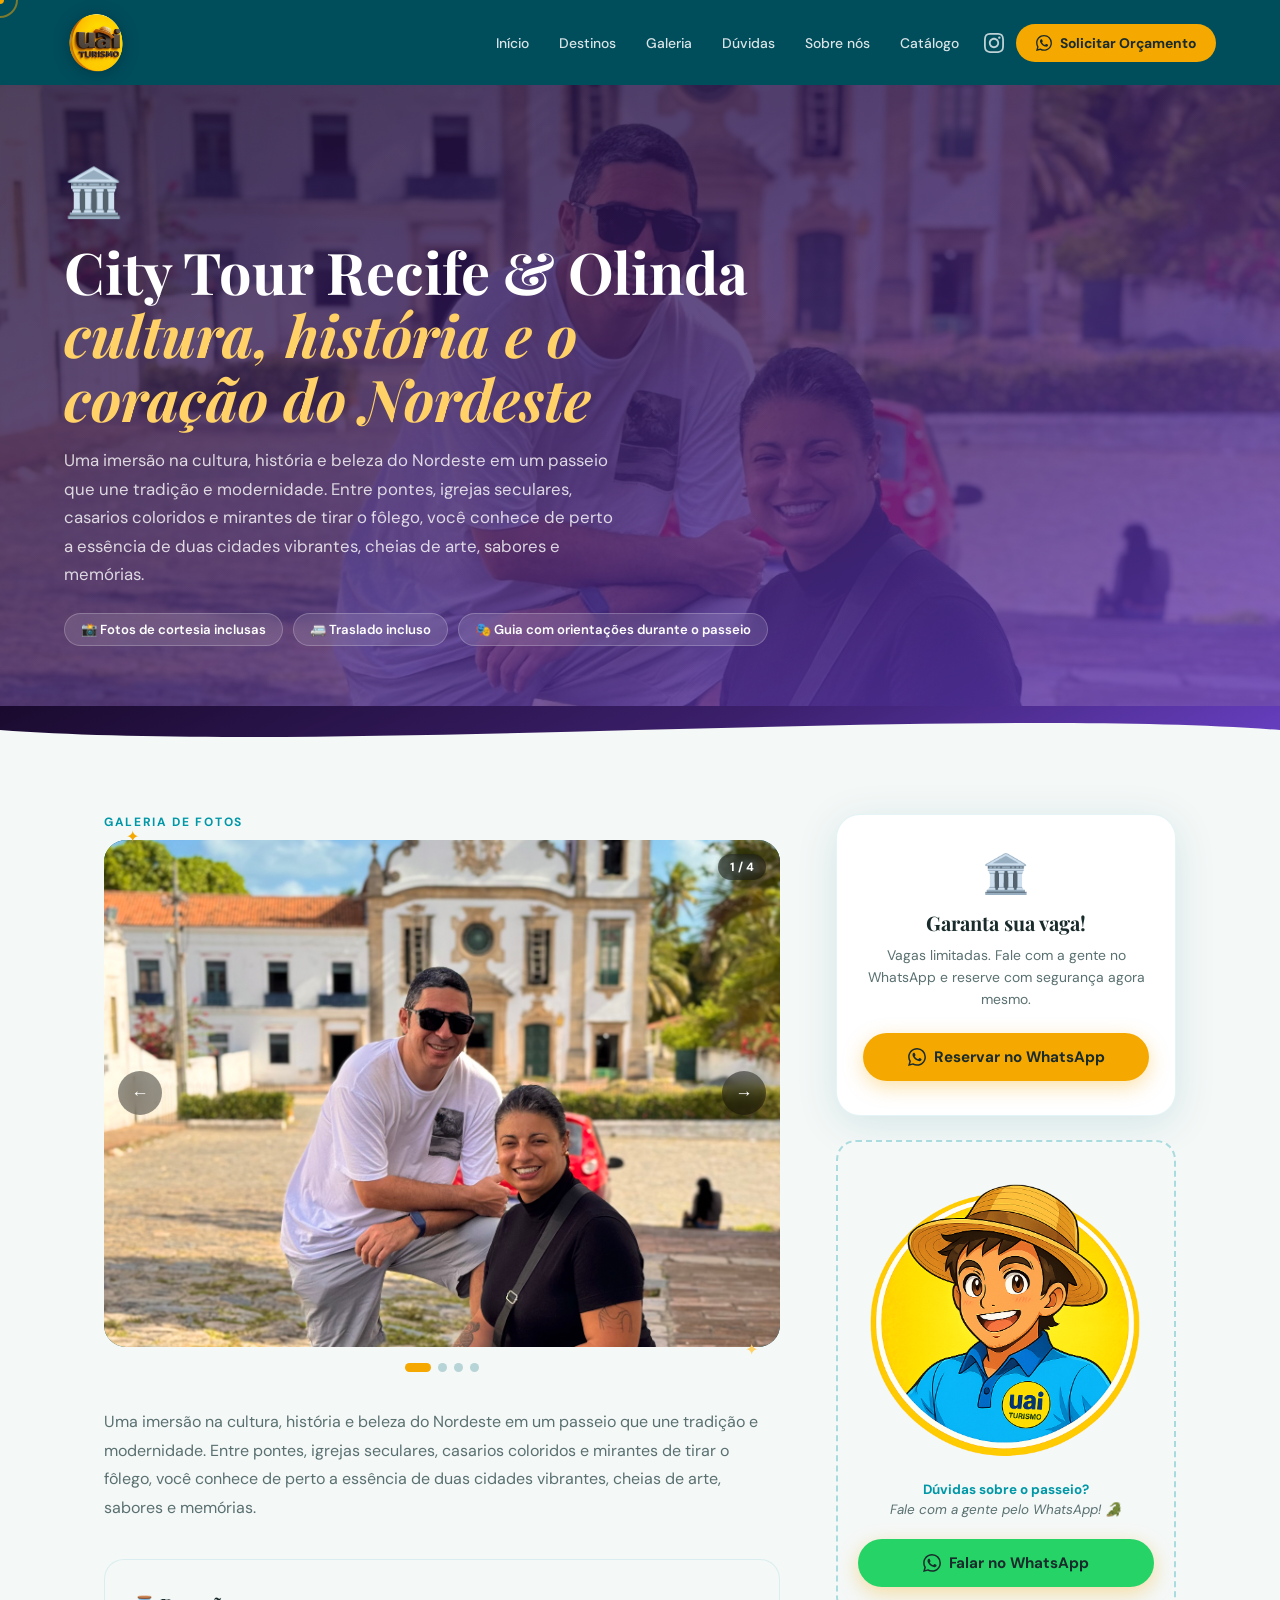
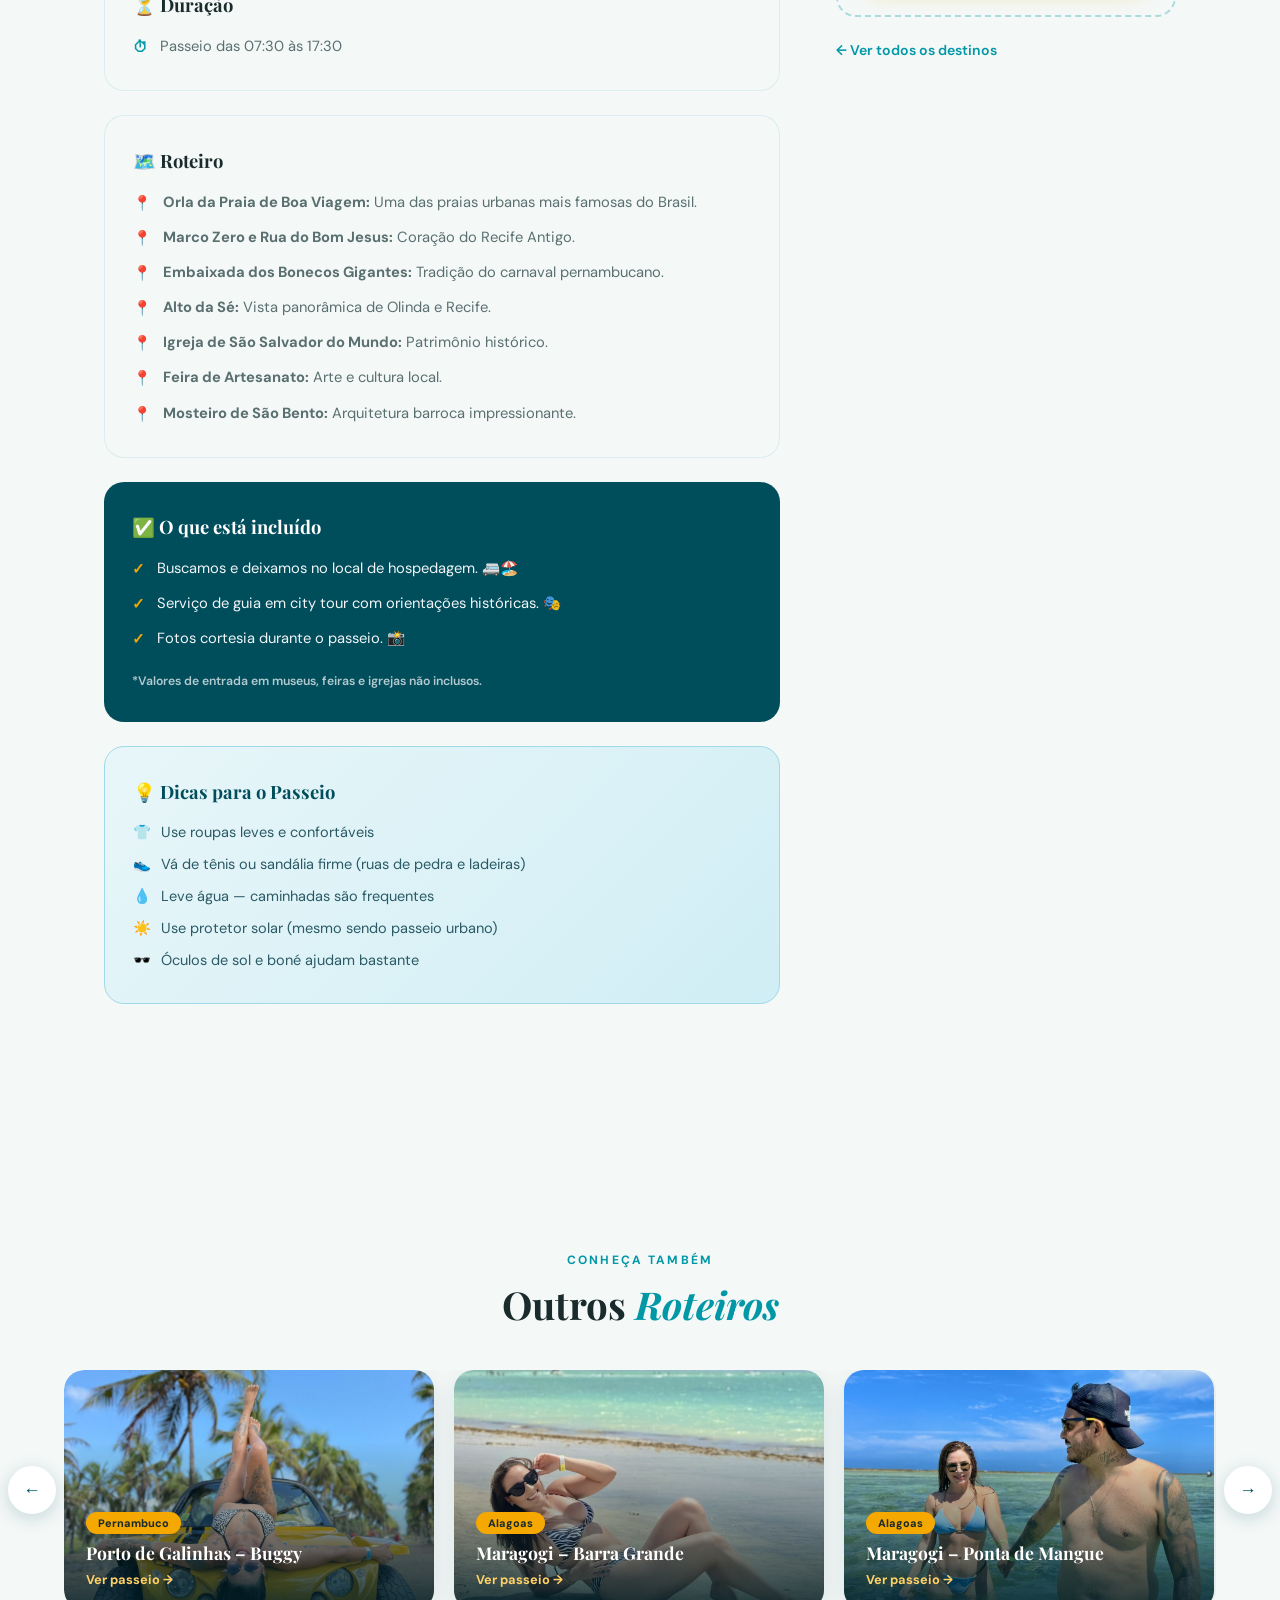
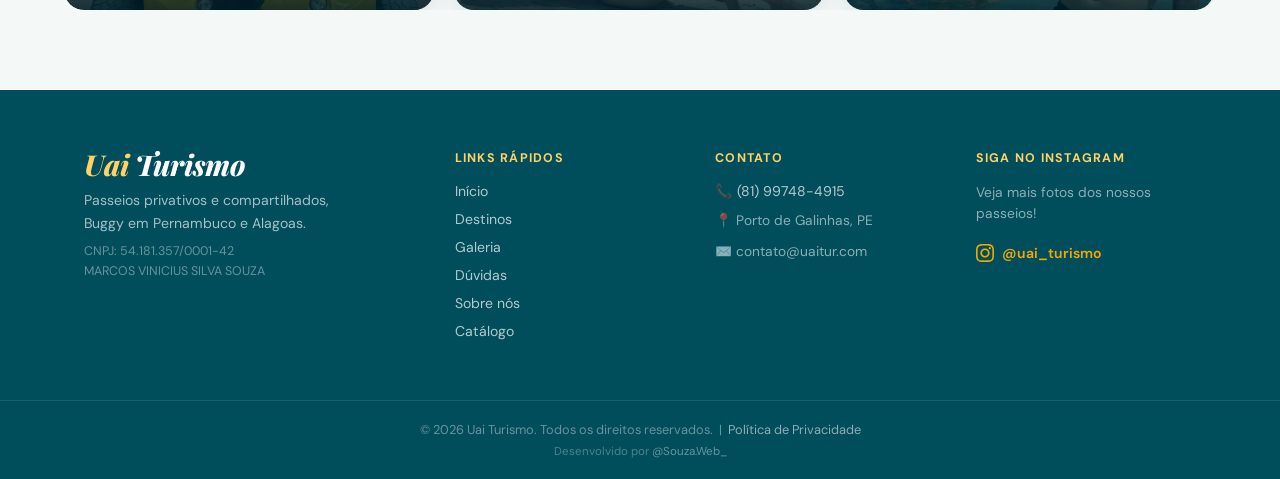
<file: passeio-city-tour.html>
<!DOCTYPE html>
<html lang="pt-BR">
<head>
  <meta charset="UTF-8" />
  <meta name="viewport" content="width=device-width, initial-scale=1.0" />
  <title>City Tour Recife & Olinda – Uai Turismo</title>
    <!-- Favicon -->
    <link rel="icon" type="image/png" href="foto/logoo.png">
    <link rel="apple-touch-icon" href="foto/logoo.png">

  <meta name="description" content="City Tour guiado por Recife e Olinda — Recife Antigo, Marco Zero, Alto da Sé e muito mais. Conheça o coração histórico e cultural do Nordeste com a Uai Turismo.">
  <link href="https://fonts.googleapis.com/css2?family=Playfair+Display:ital,wght@0,700;0,900;1,700&family=DM+Sans:wght@300;400;500;600;700&display=swap" rel="stylesheet" />
  <link rel="stylesheet" href="style.css" />
  <link rel="stylesheet" href="style-upgrade.css" />
  <style>
    * { cursor: none !important; }
    @media(pointer:coarse) { * { cursor: auto !important; } }
    #cursor-dot, #cursor-ring { position: fixed; top: 0; left: 0; border-radius: 50%; pointer-events: none; z-index: 99999; transform: translate(-50%, -50%); transition-property: opacity, background, border-color, transform; transition-timing-function: ease; }
    #cursor-dot { width: 8px; height: 8px; background: var(--amber); transition-duration: .08s; }
    #cursor-ring { width: 36px; height: 36px; border: 2px solid rgba(245,168,0,.5); background: transparent; transition-duration: .18s; }
    .ph { min-height: 72vh; background: linear-gradient(155deg, #1a0a2e 0%, #3b1f6b 55%, #6941c6 100%); display: flex; align-items: flex-end; padding: 140px 5% 60px; position: relative; overflow: hidden; }
    .ph::before { content: ''; position: absolute; inset: 0; background: url('foto/Citytour Recife e Olinda/Foto capa passeio e galeria - Citytour.jpg') center/cover no-repeat; opacity: .22; z-index: 0; }
    .phc { position: relative; z-index: 1; max-width: 720px; color: white; }
    .ph-emoji { font-size: 3rem; display: block; margin-bottom: 16px; }
    .phc h1 { font-family: 'Playfair Display', serif; font-size: clamp(2rem,5vw,3.6rem); line-height: 1.1; margin-bottom: 16px; }
    .phc h1 span { color: var(--amber-light); font-style: italic; }
    .ph-sub { font-size: 1.05rem; color: rgba(255,255,255,.80); line-height: 1.7; max-width: 560px; margin-bottom: 24px; }
    .ph-badges { display: flex; flex-wrap: wrap; gap: 10px; }
    .ph-badge { background: rgba(255,255,255,.12); border: 1px solid rgba(255,255,255,.22); color: white; padding: 7px 16px; border-radius: 50px; font-size: .82rem; font-weight: 600; backdrop-filter: blur(8px); }
    .pwav { line-height: 0; background: linear-gradient(155deg, #1a0a2e 0%, #3b1f6b 55%, #6941c6 100%); }
    .pwav svg { width:100%; height:48px; display:block; }
    .pbody { max-width: 1200px; margin: 0 auto; padding: 60px 5%; display: grid; grid-template-columns: 1fr 340px; gap: 56px; }
    @media(max-width:900px) { .pbody { grid-template-columns:1fr; } }
    .pcwrap { margin-bottom: 36px; }
    .pclabel { font-size:.75rem; font-weight:700; letter-spacing:.14em; text-transform:uppercase; color:var(--teal); margin-bottom:10px; }
    .pcframe { position:relative; }
    .pcframe::before, .pcframe::after { content:'✦'; position:absolute; font-size:1rem; color:var(--amber); z-index:10; line-height:1; }
    .pcframe::before { top:-11px; left:22px; }
    .pcframe::after { bottom:-11px; right:22px; color:var(--amber-light); }
    .pc { position:relative; border-radius:22px; overflow:hidden; background:var(--teal-deeper); aspect-ratio:4/3; }
    .pctrack { display:flex; height:100%; transition:transform .65s cubic-bezier(.4,0,.2,1); will-change:transform; }
    .pcs { flex:0 0 100%; min-width:100%; height:100%; overflow:hidden; }
    .pcs img { width:100%; height:100%; object-fit:cover; display:block; transition:transform .7s ease; }
    .pcs:hover img { transform:scale(1.04); }
    .pcprev, .pcnext { position:absolute; top:50%; transform:translateY(-50%); width:44px; height:44px; border-radius:50%; border:none; background:rgba(0,0,0,.42); color:white; font-size:1.1rem; cursor:pointer; z-index:5; display:flex; align-items:center; justify-content:center; transition:background .25s,transform .25s; backdrop-filter:blur(8px); }
    .pcprev { left:14px; } .pcnext { right:14px; }
    .pcprev:hover, .pcnext:hover { background:var(--amber); color:var(--text); transform:translateY(-50%) scale(1.1); }
    .pccount { position:absolute; top:14px; right:14px; background:rgba(0,0,0,.45); backdrop-filter:blur(8px); color:white; font-size:.75rem; font-weight:700; padding:5px 12px; border-radius:50px; z-index:5; }
    .pccap { position:absolute; bottom:0; left:0; right:0; padding:40px 20px 16px; background:linear-gradient(transparent,rgba(0,20,30,.75)); color:white; font-size:.82rem; font-weight:600; opacity:0; transition:opacity .3s; z-index:5; pointer-events:none; }
    .pc:hover .pccap { opacity:1; }
    .pcdots { display:flex; justify-content:center; align-items:center; gap:7px; margin-top:16px; }
    .pcd { width:9px; height:9px; border-radius:50%; background:rgba(0,105,120,.25); border:none; cursor:pointer; transition:all .3s; padding:0; }
    .pcd.active { background:var(--amber); width:26px; border-radius:5px; }
    .pcd:hover { background:var(--teal); }
    .roteiro-box { background: linear-gradient(135deg,rgba(0,151,167,.08),rgba(0,77,92,.06)); border:1px solid rgba(0,151,167,.15); border-radius:20px; padding:28px; margin-bottom:24px; }
    .roteiro-box h3 { font-family:'Playfair Display',serif; font-size:1.05rem; color:var(--text); margin-bottom:16px; display:flex; align-items:center; gap:8px; flex-wrap:wrap; }
    .roteiro-tag { display:inline-flex; align-items:center; gap:6px; background:var(--teal); color:white; font-size:.78rem; font-weight:700; padding:4px 12px; border-radius:50px; margin-left:auto; }
    .roteiro-steps { list-style:none; display:flex; flex-direction:column; gap:12px; }
    .roteiro-steps li { display:flex; align-items:flex-start; gap:12px; font-size:.9rem; color:var(--text-muted); }
    .rstep { width:28px; height:28px; background:var(--teal); color:white; border-radius:50%; display:flex; align-items:center; justify-content:center; font-size:.75rem; font-weight:700; flex-shrink:0; }
    .pdesc { font-size:1rem; color:var(--text-muted); line-height:1.8; margin-bottom:36px; }
    .pdesc p+p { margin-top:16px; }
    .pinc { background:var(--off-white); border-radius:20px; padding:32px 28px; margin-bottom:24px; border:1px solid rgba(0,151,167,.10); }
    .pinc h3 { font-family:'Playfair Display',serif; font-size:1.15rem; color:var(--text); margin-bottom:18px; }
    .pinc ul { list-style:none; display:flex; flex-direction:column; gap:12px; }
    .pinc li { display:flex; align-items:flex-start; gap:12px; font-size:.92rem; color:var(--text-muted); line-height:1.5; }
    .ii { color:var(--teal); font-weight:800; flex-shrink:0; margin-top:1px; }
    .ptips { background:linear-gradient(135deg,var(--teal-deeper),var(--teal)); border-radius:20px; padding:32px 28px; color:white; }
    .ptips h3 { font-family:'Playfair Display',serif; font-size:1.15rem; margin-bottom:16px; }
    .ptips ul { list-style:none; display:flex; flex-direction:column; gap:10px; }
    .ptips li { font-size:.9rem; color:rgba(255,255,255,.85); line-height:1.55; }
    .psidebar { display:flex; flex-direction:column; gap:24px; }
    .ctacard { background:white; border-radius:24px; padding:34px 26px; box-shadow:0 8px 40px rgba(0,105,120,.13); border:1px solid rgba(0,151,167,.10); text-align:center; }
    .ctacard-em { font-size:2.4rem; margin-bottom:10px; }
    .ctacard h4 { font-family:'Playfair Display',serif; font-size:1.25rem; color:var(--text); margin-bottom:8px; }
    .ctacard p { font-size:.87rem; color:var(--text-muted); margin-bottom:22px; line-height:1.6; }
    .ctacard .btn-primary { width:100%; justify-content:center; }
    .mascote-box { background:var(--off-white); border-radius:20px; border:2px dashed rgba(0,151,167,.30); padding:28px 20px; text-align:center; display:flex; flex-direction:column; align-items:center; gap:14px; }
    .mascote-box p { font-size:.84rem; color:var(--text-muted); line-height:1.55; font-style:italic; }
    .mascote-box strong { color:var(--teal); font-style:normal; }
    .back-link { display:inline-flex; align-items:center; gap:8px; color:var(--teal); font-weight:600; font-size:.88rem; transition:.3s; }
    .back-link:hover { color:var(--teal-dark); }
    .outros-sec { background:var(--off-white); padding:80px 5%; }
    .outros-hd { text-align:center; margin-bottom:36px; }
    .outros-grid { max-width:1100px; margin:0 auto; display:grid; grid-template-columns:repeat(3,1fr); gap:20px; }
    @media(max-width:768px) { .outros-grid { grid-template-columns:1fr; } }
    .outro-card { border-radius:20px; overflow:hidden; position:relative; height:230px; cursor:pointer; }
    .outro-card img { width:100%; height:100%; object-fit:cover; transition:transform .5s; display:block; }
    .outro-card:hover img { transform:scale(1.07); }
    .outro-overlay { position:absolute; inset:0; background:linear-gradient(180deg,transparent 35%,rgba(0,40,50,.90)); display:flex; flex-direction:column; justify-content:flex-end; padding:22px; color:white; }
    .outro-overlay h4 { font-family:'Playfair Display',serif; font-size:1.1rem; margin-bottom:5px; }
    .outro-overlay a { font-size:.8rem; color:var(--amber-light); font-weight:700; transition:.2s; }
    .outro-overlay a:hover { color:white; }
    <style id="nav-mobile-fix">@media (max-width: 768px) {
      #navMenu { display: flex !important; position: fixed !important; top: 0 !important; left: 0 !important; right: 0 !important; bottom: 0 !important; width: 100% !important; height: 100% !important; z-index: 99990 !important; background: var(--teal-deeper) !important; flex-direction: column !important; align-items: center !important; justify-content: center !important; gap: 8px !important; transform: none !important; opacity: 0; visibility: hidden; pointer-events: none; transition: opacity 0.35s ease, visibility 0.35s ease; }
      #navMenu.open { opacity: 1 !important; visibility: visible !important; pointer-events: all !important; }
      #navMenu li { width: 100%; text-align: center; }
      #navMenu li a { display: block; font-size: 1.2rem !important; padding: 14px 24px !important; color: white !important; border-radius: 12px; transition: background 0.2s ease; }
      #navMenu li a:hover { background: rgba(255,255,255,0.10); }
      #navMenu .nav-cta { background: var(--amber) !important; color: var(--text) !important; border-radius: 50px !important; font-weight: 700 !important; margin-top: 8px; display: inline-flex !important; width: auto !important; padding: 12px 28px !important; }
      .nav-toggle { z-index: 99995 !important; position: relative; }
      #nav { z-index: 99992 !important; }
    }
  </style>

    @media(max-width:600px) {
      .pinc li { flex-direction: column; gap: 4px; }
      .pinc li .ii { margin-top: 0; }
      .pbody { padding: 36px 4%; }
      .pinc { padding: 22px 18px; }
    }
  </style>

    <style>
        .floating-wpp {
            position: fixed;
            bottom: 24px;
            left: 24px;
            width: 60px;
            height: 60px;
            background-color: #25D366;
            color: white;
            border-radius: 50%;
            display: flex;
            align-items: center;
            justify-content: center;
            font-size: 32px;
            box-shadow: 0 4px 14px rgba(37, 211, 102, 0.4);
            z-index: 1000;
            transition: transform 0.3s ease;
        }
        .floating-wpp:hover {
            transform: scale(1.1);
        }
        @media (max-width: 480px) {
            .floating-wpp {
                bottom: 16px;
                left: 16px;
                width: 50px;
                height: 50px;
            }
            .floating-wpp svg { padding: 4px; }
        }
    </style>
    

    <meta property="og:image" content="https://www.uaitur.com/foto/Logo%20_uai%20TURISMO_%20na%20Praia%20Tropical.png">
    <meta property="og:image:width" content="400">
    <meta property="og:image:height" content="400">
    <meta name="twitter:card" content="summary">
    <meta name="twitter:image" content="https://www.uaitur.com/foto/Logo%20_uai%20TURISMO_%20na%20Praia%20Tropical.png">

    <!-- Meta Pixel Code -->
    <script>
    !function(f,b,e,v,n,t,s)
    {if(f.fbq)return;n=f.fbq=function(){n.callMethod?
    n.callMethod.apply(n,arguments):n.queue.push(arguments)};
    if(!f._fbq)f._fbq=n;n.push=n;n.loaded=!0;n.version='2.0';
    n.queue=[];t=b.createElement(e);t.async=!0;
    t.src=v;s=b.getElementsByTagName(e)[0];
    s.parentNode.insertBefore(t,s)}(window, document,'script',
    'https://connect.facebook.net/en_US/fbevents.js');
    fbq('init', '1936582633666731');
    fbq('track', 'PageView');
    </script>
    <noscript><img height="1" width="1" style="display:none"
    src="https://www.facebook.com/tr?id=1936582633666731&ev=PageView&noscript=1"
    /></noscript>
    <!-- End Meta Pixel Code -->

</head>
<body>
  <div id="cursor-dot"></div>
  <div id="cursor-ring"></div>

  <nav id="nav">
    <a class="nav-logo" href="index.html"><img src="foto/logoo.png" alt="Uai Turismo" class="nav-logo-img"></a>
    <button class="nav-toggle" id="navToggle" aria-label="Abrir menu"><span></span><span></span><span></span></button>
        <ul id="navMenu">
      <li><a href="index.html#hero">Início</a></li>
      <li><a href="index.html#destinos">Destinos</a></li>
      <li><a href="index.html#galeria">Galeria</a></li>
      <li><a href="index.html#faq">Dúvidas</a></li>
      <li><a href="quem-somos.html">Sobre nós</a></li>
      <li><a href="https://uaiturismo.surishop.ai/catalog" target="_blank">Catálogo</a></li>
      <li><a href="https://www.instagram.com/uai_turismo/" target="_blank" aria-label="Instagram" title="@uai_turismo" style="display:flex;align-items:center;padding:4px 8px;color:rgba(255,255,255,.75);transition:color .2s" onmouseover="this.style.color='#FFD166'" onmouseout="this.style.color='rgba(255,255,255,.75)'"><svg width="20" height="20" viewBox="0 0 24 24" fill="currentColor" style="vertical-align:middle"><path d="M12 2.163c3.204 0 3.584.012 4.85.07 3.252.148 4.771 1.691 4.919 4.919.058 1.265.069 1.645.069 4.849 0 3.205-.012 3.584-.069 4.849-.149 3.225-1.664 4.771-4.919 4.919-1.266.058-1.644.07-4.85.07-3.204 0-3.584-.012-4.849-.07-3.26-.149-4.771-1.699-4.919-4.92-.058-1.265-.07-1.644-.07-4.849 0-3.204.013-3.583.07-4.849.149-3.227 1.664-4.771 4.919-4.919 1.266-.057 1.645-.069 4.849-.069zm0-2.163c-3.259 0-3.667.014-4.947.072-4.358.2-6.78 2.618-6.98 6.98-.059 1.281-.073 1.689-.073 4.948 0 3.259.014 3.668.072 4.948.2 4.358 2.618 6.78 6.98 6.98 1.281.058 1.689.072 4.948.072 3.259 0 3.668-.014 4.948-.072 4.354-.2 6.782-2.618 6.979-6.98.059-1.28.073-1.689.073-4.948 0-3.259-.014-3.667-.072-4.947-.196-4.354-2.617-6.78-6.979-6.98-1.281-.059-1.69-.073-4.949-.073zm0 5.838c-3.403 0-6.162 2.759-6.162 6.162s2.759 6.163 6.162 6.163 6.162-2.759 6.162-6.163c0-3.403-2.759-6.162-6.162-6.162zm0 10.162c-2.209 0-4-1.79-4-4 0-2.209 1.791-4 4-4s4 1.791 4 4c0 2.21-1.791 4-4 4zm6.406-11.845c-.796 0-1.441.645-1.441 1.44s.645 1.44 1.441 1.44c.795 0 1.439-.645 1.439-1.44s-.644-1.44-1.439-1.44z"/></svg></a></li>
      <li><a href="https://wa.me/5581997484915?text=Olá%2C%20vim%20pelo%20site%20e%20gostaria%20de%20saber%20mais" class="nav-cta" target="_blank"><svg width="16" height="16" viewBox="0 0 24 24" fill="currentColor"><path d="M17.472 14.382c-.297-.149-1.758-.867-2.03-.967-.273-.099-.471-.148-.67.15-.197.297-.767.966-.94 1.164-.173.199-.347.223-.644.075-.297-.15-1.255-.463-2.39-1.475-.883-.788-1.48-1.761-1.653-2.059-.173-.297-.018-.458.13-.606.134-.133.298-.347.446-.52.149-.174.198-.298.298-.497.099-.198.05-.371-.025-.52-.075-.149-.669-1.612-.916-2.207-.242-.579-.487-.5-.669-.51-.173-.008-.371-.01-.57-.01-.198 0-.52.074-.792.372-.272.297-1.04 1.016-1.04 2.479 0 1.462 1.065 2.875 1.213 3.074.149.198 2.096 3.2 5.077 4.487.709.306 1.262.489 1.694.625.712.227 1.36.195 1.871.118.571-.085 1.758-.719 2.006-1.413.248-.694.248-1.289.173-1.413-.074-.124-.272-.198-.57-.347m-5.421 7.403h-.004a9.87 9.87 0 01-5.031-1.378l-.361-.214-3.741.982.998-3.648-.235-.374a9.86 9.86 0 01-1.51-5.26c.001-5.45 4.436-9.884 9.888-9.884 2.64 0 5.122 1.03 6.988 2.898a9.825 9.825 0 012.893 6.994c-.003 5.45-4.437 9.884-9.885 9.884m8.413-18.297A11.815 11.815 0 0012.05 0C5.495 0 .16 5.335.157 11.892c0 2.096.547 4.142 1.588 5.945L.057 24l6.305-1.654a11.882 11.882 0 005.683 1.448h.005c6.554 0 11.89-5.335 11.893-11.893a11.821 11.821 0 00-3.48-8.413Z" /></svg> Solicitar Orçamento</a></li>
    </ul>
  </nav>

  <section class="ph">
    <div class="phc">
      <span class="ph-emoji">🏛️</span>
      <h1>City Tour Recife & Olinda<br><span>cultura, história e o coração do Nordeste</span></h1>
      <p class="ph-sub">Uma imersão na cultura, história e beleza do Nordeste em um passeio que une tradição e modernidade. Entre pontes, igrejas seculares, casarios coloridos e mirantes de tirar o fôlego, você conhece de perto a essência de duas cidades vibrantes, cheias de arte, sabores e memórias.</p>
      <div class="ph-badges">
        <span class="ph-badge">📸 Fotos de cortesia inclusas</span>
        <span class="ph-badge">🚐 Traslado incluso</span>
        <span class="ph-badge">🎭 Guia com orientações durante o passeio</span>
      </div>
    </div>
  </section>

  <div class="pwav"><svg viewBox="0 0 1440 48" xmlns="http://www.w3.org/2000/svg" preserveAspectRatio="none"><path d="M0,24 C360,48 1080,0 1440,24 L1440,48 L0,48 Z" fill="#f4f8f7" /></svg></div>

  <div style="background:var(--off-white);padding-bottom:80px;">
    <div class="pbody">
      <div>
        <div class="pcwrap">
          <p class="pclabel">Galeria de fotos</p>
          <div class="pcframe">
            <div class="pc" id="pc-citytour">
              <div class="pctrack" id="pct-citytour">
                <div class="pcs"><img src="foto/Citytour Recife e Olinda/Foto capa passeio e galeria - Citytour.jpg" alt="City Tour Recife e Olinda" loading="lazy"></div>
                <div class="pcs"><img src="foto/Citytour Recife e Olinda/Foto Carrossel - Citytour.JPEG" alt="City Tour Recife e Olinda" loading="lazy"></div>
                <div class="pcs"><img src="foto/Citytour Recife e Olinda/image-4.jpeg" alt="City Tour" loading="lazy"></div>
                <div class="pcs">
                  <img src="foto/Citytour Recife e Olinda/image-8.jpeg" alt="City Tour Recife e Olinda foto 4" loading="lazy">
                </div>
              </div>
              <button class="pcprev" id="pcp-citytour" aria-label="Anterior">&#8592;</button>
              <button class="pcnext" id="pcn-citytour" aria-label="Próxima">&#8594;</button>
              <div class="pccount" id="pcc-citytour">1 / 4</div>
              <div class="pccap">📍 Recife & Olinda – PE</div>
            </div>
          </div>
          <div class="pcdots" id="pcd-citytour"><button class="pcd active" data-i="0" aria-label="Foto 1"></button><button class="pcd" data-i="1" aria-label="Foto 2"></button><button class="pcd" data-i="2" aria-label="Foto 3"></button><button class="pcd" data-i="3" aria-label="Foto 4"></button></div>
        </div>

        <div class="pdesc">
          <p>Uma imersão na cultura, história e beleza do Nordeste em um passeio que une tradição e modernidade. Entre pontes, igrejas seculares, casarios coloridos e mirantes de tirar o fôlego, você conhece de perto a essência de duas cidades vibrantes, cheias de arte, sabores e memórias.</p>
        </div>

        <!-- DURACAO -->
        <div class="pinc" style="margin-bottom:24px;">
          <h3>⏳ Duração</h3>
          <ul>
            <li><span class="ii">⏱</span><span>Passeio das 07:30 às 17:30</span></li>
          </ul>
        </div>

        <!-- ROTEIRO -->
        <div class="pinc" style="margin-bottom:24px;">
          <h3>🗺️ Roteiro</h3>
          <ul>
            <li><span class="ii">📍</span><span><strong>Orla da Praia de Boa Viagem:</strong> Uma das praias urbanas mais famosas do Brasil.</span></li>
            <li><span class="ii">📍</span><span><strong>Marco Zero e Rua do Bom Jesus:</strong> Coração do Recife Antigo.</span></li>
            <li><span class="ii">📍</span><span><strong>Embaixada dos Bonecos Gigantes:</strong> Tradição do carnaval pernambucano.</span></li>
            <li><span class="ii">📍</span><span><strong>Alto da Sé:</strong> Vista panorâmica de Olinda e Recife.</span></li>
            <li><span class="ii">📍</span><span><strong>Igreja de São Salvador do Mundo:</strong> Patrimônio histórico.</span></li>
            <li><span class="ii">📍</span><span><strong>Feira de Artesanato:</strong> Arte e cultura local.</span></li>
            <li><span class="ii">📍</span><span><strong>Mosteiro de São Bento:</strong> Arquitetura barroca impressionante.</span></li>
          </ul>
        </div>

        <!-- INCLUSO -->
        <div class="pinc p-incluso">
          <h3>✅ O que está incluído</h3>
          <ul>
            <li><span class="ii">✓</span><span>Buscamos e deixamos no local de hospedagem. 🚐🏖️</span></li>
            <li><span class="ii">✓</span><span>Serviço de guia em city tour com orientações históricas. 🎭</span></li>
            <li><span class="ii">✓</span><span>Fotos cortesia durante o passeio. 📸</span></li>
            <li style="margin-top:10px;"><small style="color:var(--text-muted);font-weight:600;">*Valores de entrada em museus, feiras e igrejas não inclusos.</small></li>
          </ul>
        </div>

        

        <!-- DICAS PARA O PASSEIO -->
        <div class="pinc" style="background: linear-gradient(135deg, #e8f6f9 0%, #d0eef5 100%); border: 1px solid #a0d9e8; border-radius: 20px; padding: 32px 28px; margin-bottom: 24px;">
          <h3 style="font-family: 'Playfair Display', serif; font-size: 1.15rem; color: #004D5C; margin-bottom: 18px;">💡 Dicas para o Passeio</h3>
          <ul style="list-style: none; display: flex; flex-direction: column; gap: 10px;">
            <li style="display: flex; align-items: flex-start; gap: 10px; font-size: .91rem; color: #2a5a66;"><span style="flex-shrink:0;">👕</span> Use roupas leves e confortáveis</li>
            <li style="display: flex; align-items: flex-start; gap: 10px; font-size: .91rem; color: #2a5a66;"><span style="flex-shrink:0;">👟</span> Vá de tênis ou sandália firme (ruas de pedra e ladeiras)</li>
            <li style="display: flex; align-items: flex-start; gap: 10px; font-size: .91rem; color: #2a5a66;"><span style="flex-shrink:0;">💧</span> Leve água — caminhadas são frequentes</li>
            <li style="display: flex; align-items: flex-start; gap: 10px; font-size: .91rem; color: #2a5a66;"><span style="flex-shrink:0;">☀️</span> Use protetor solar (mesmo sendo passeio urbano)</li>
            <li style="display: flex; align-items: flex-start; gap: 10px; font-size: .91rem; color: #2a5a66;"><span style="flex-shrink:0;">🕶️</span> Óculos de sol e boné ajudam bastante</li>
          </ul>
        </div>
      </div>

      <div class="psidebar">
        <div class="ctacard">
          <div class="ctacard-em">🏛️</div>
          <h4>Garanta sua vaga!</h4>
          <p>Vagas limitadas. Fale com a gente no WhatsApp e reserve com segurança agora mesmo.</p>
          <a href="https://wa.me/5581997484915?text=Ol%C3%A1%2C+vim+pelo+site+e+gostaria+de+saber+mais+sobre+o+City+Tour+Recife+e+Olinda" class="btn-primary" target="_blank">
            <svg width="18" height="18" viewBox="0 0 24 24" fill="currentColor"><path d="M17.472 14.382c-.297-.149-1.758-.867-2.03-.967-.273-.099-.471-.148-.67.15-.197.297-.767.966-.94 1.164-.173.199-.347.223-.644.075-.297-.15-1.255-.463-2.39-1.475-.883-.788-1.48-1.761-1.653-2.059-.173-.297-.018-.458.13-.606.134-.133.298-.347.446-.52.149-.174.198-.298.298-.497.099-.198.05-.371-.025-.52-.075-.149-.669-1.612-.916-2.207-.242-.579-.487-.5-.669-.51-.173-.008-.371-.01-.57-.01-.198 0-.52.074-.792.372-.272.297-1.04 1.016-1.04 2.479 0 1.462 1.065 2.875 1.213 3.074.149.198 2.096 3.2 5.077 4.487.709.306 1.262.489 1.694.625.712.227 1.36.195 1.871.118.571-.085 1.758-.719 2.006-1.413.248-.694.248-1.289.173-1.413-.074-.124-.272-.198-.57-.347m-5.421 7.403h-.004a9.87 9.87 0 01-5.031-1.378l-.361-.214-3.741.982.998-3.648-.235-.374a9.86 9.86 0 01-1.51-5.26c.001-5.45 4.436-9.884 9.888-9.884 2.64 0 5.122 1.03 6.988 2.898a9.825 9.825 0 012.893 6.994c-.003 5.45-4.437 9.884-9.885 9.884m8.413-18.297A11.815 11.815 0 0012.05 0C5.495 0 .16 5.335.157 11.892c0 2.096.547 4.142 1.588 5.945L.057 24l6.305-1.654a11.882 11.882 0 005.683 1.448h.005c6.554 0 11.89-5.335 11.893-11.893a11.821 11.821 0 00-3.48-8.413Z" /></svg> Reservar no WhatsApp
          </a>
        </div>
        <div class="mascote-box">
          <img loading="lazy" src="foto/Mascote Uai Chatbot.png" alt="Mascote Uai Turismo" style="width:100%;border-radius:16px;display:block;">
          <p><strong>Dúvidas sobre o passeio?</strong><br>Fale com a gente pelo WhatsApp! 🐊</p>
<a href="https://wa.me/5581997484915?text=Ol%C3%A1%21+vim+pelo+site+e+tenho+uma+duvida%21" class="btn-primary" target="_blank" style="width:100%;justify-content:center;background:#25D366;border-color:#25D366;margin-top:4px;">
            <svg width="18" height="18" viewBox="0 0 24 24" fill="currentColor"><path d="M17.472 14.382c-.297-.149-1.758-.867-2.03-.967-.273-.099-.471-.148-.67.15-.197.297-.767.966-.94 1.164-.173.199-.347.223-.644.075-.297-.15-1.255-.463-2.39-1.475-.883-.788-1.48-1.761-1.653-2.059-.173-.297-.018-.458.13-.606.134-.133.298-.347.446-.52.149-.174.198-.298.298-.497.099-.198.05-.371-.025-.52-.075-.149-.669-1.612-.916-2.207-.242-.579-.487-.5-.669-.51-.173-.008-.371-.01-.57-.01-.198 0-.52.074-.792.372-.272.297-1.04 1.016-1.04 2.479 0 1.462 1.065 2.875 1.213 3.074.149.198 2.096 3.2 5.077 4.487.709.306 1.262.489 1.694.625.712.227 1.36.195 1.871.118.571-.085 1.758-.719 2.006-1.413.248-.694.248-1.289.173-1.413-.074-.124-.272-.198-.57-.347m-5.421 7.403h-.004a9.87 9.87 0 01-5.031-1.378l-.361-.214-3.741.982.998-3.648-.235-.374a9.86 9.86 0 01-1.51-5.26c.001-5.45 4.436-9.884 9.888-9.884 2.64 0 5.122 1.03 6.988 2.898a9.825 9.825 0 012.893 6.994c-.003 5.45-4.437 9.884-9.885 9.884m8.413-18.297A11.815 11.815 0 0012.05 0C5.495 0 .16 5.335.157 11.892c0 2.096.547 4.142 1.588 5.945L.057 24l6.305-1.654a11.882 11.882 0 005.683 1.448h.005c6.554 0 11.89-5.335 11.893-11.893a11.821 11.821 0 00-3.48-8.413Z" /></svg> Falar no WhatsApp
          </a>
        </div>
        <button onclick="(function(){var d=['passeio-porto-de-galinhas.html','passeio-maragogi.html','passeio-maragogi-ponta-de-mangue.html','passeio-carneiros.html','passeio-cabo-santo-agostinho.html','passeio-ilha-santo-aleixo.html','passeio-milagres.html','passeio-city-tour.html'];var cur=window.location.pathname.split('/').pop();var opts=d.filter(function(x){return x!==cur;});window.location.href=opts[Math.floor(Math.random()*opts.length)];})();" class="back-link" style="background:none;border:none;cursor:pointer;padding:0;font-family:inherit;">← Ver todos os destinos</a>
      </div>
    </div>
  </div>

  <!-- OUTROS ROTEIROS - Carrossel -->
  <section class="rc-section">
    <div class="rc-hd">
      <p class="section-label">Conheça também</p>
      <h2 style="font-family:'Playfair Display',serif;font-size:clamp(1.8rem,3vw,2.6rem);color:var(--text)">Outros <span style="color:var(--teal);font-style:italic">Roteiros</span></h2>
    </div>
    <div class="rc-outer" id="rc-outer">
      <button class="rc-prev-btn" id="rc-prev" aria-label="Anterior">&#8592;</button>
      <div class="rc-viewport">
        <div class="rc-track" id="rc-track">
          <div class="rc-card"><img src="foto/Passeio Buggy - Porto de Galinhas/image-8.jpeg" alt="Porto de Galinhas" loading="lazy"><div class="rc-overlay"><span class="rc-tag">Pernambuco</span><h4>Porto de Galinhas – Buggy</h4><a href="passeio-porto-de-galinhas.html">Ver passeio &rarr;</a></div></div>
          <div class="rc-card"><img src="foto/Maragogi - Barra Grande/Foto Capa passeio, galeria - Maragogi Barra Grande.jpeg" alt="Maragogi – Barra Grande" loading="lazy"><div class="rc-overlay"><span class="rc-tag">Alagoas</span><h4>Maragogi – Barra Grande</h4><a href="passeio-maragogi.html">Ver passeio &rarr;</a></div></div>
          <div class="rc-card"><img src="foto/Maragogi - Ponta de Mangue/image-8.jpeg" alt="Maragogi – Ponta de Mangue" loading="lazy"><div class="rc-overlay"><span class="rc-tag">Alagoas</span><h4>Maragogi – Ponta de Mangue</h4><a href="passeio-maragogi-ponta-de-mangue.html">Ver passeio &rarr;</a></div></div>
          <div class="rc-card"><img src="foto/carneiros/Foto capa passeio, galeria - Carneiros.jpeg" alt="Praia dos Carneiros" loading="lazy"><div class="rc-overlay"><span class="rc-tag">Pernambuco</span><h4>Praia dos Carneiros</h4><a href="passeio-carneiros.html">Ver passeio &rarr;</a></div></div>
          <div class="rc-card"><img src="foto/Cabo de Santo Agostinho Passeios de Buggy/Foto carrossel - Cabo de Santo Agostinho.jpeg" alt="Cabo de Santo Agostinho" loading="lazy"><div class="rc-overlay"><span class="rc-tag">Pernambuco</span><h4>Cabo de Santo Agostinho – Buggy</h4><a href="passeio-cabo-santo-agostinho.html">Ver passeio &rarr;</a></div></div>
          <div class="rc-card"><img src="foto/Santo Aleixo/Foto galeria e capa do passeio - Ilha de Santo Aleixo.jpg" alt="Ilha de Santo Aleixo" loading="lazy"><div class="rc-overlay"><span class="rc-tag">Pernambuco</span><h4>Ilha de Santo Aleixo</h4><a href="passeio-ilha-santo-aleixo.html">Ver passeio &rarr;</a></div></div>
          <div class="rc-card"><img src="foto/milagres/Foto Carrossel - Milagres.jpeg" alt="São Miguel dos Milagres" loading="lazy"><div class="rc-overlay"><span class="rc-tag">Alagoas</span><h4>São Miguel dos Milagres</h4><a href="passeio-milagres.html">Ver passeio &rarr;</a></div></div>
          <div class="rc-card"><img src="foto/Citytour Recife e Olinda/Foto Carrossel - Citytour.JPEG" alt="City Tour Recife e Olinda" loading="lazy"><div class="rc-overlay"><span class="rc-tag">Pernambuco</span><h4>City Tour Recife &amp; Olinda</h4><a href="passeio-city-tour.html">Ver passeio &rarr;</a></div></div>
        </div>
      </div>
      <button class="rc-next-btn" id="rc-next" aria-label="Próximo">&#8594;</button>
    </div>
  </section>

  <script>
  (function() {
    var track = document.getElementById('rc-track');
    var prev = document.getElementById('rc-prev');
    var next = document.getElementById('rc-next');
    if (!track) return;
    var cards = track.querySelectorAll('.rc-card');
    var total = cards.length;
    var cur = 0;
    function getVis() { return window.innerWidth <= 560 ? 1 : window.innerWidth <= 900 ? 2 : 3; }
    function getCardW() { if (!cards[0]) return 0; return cards[0].getBoundingClientRect().width + 20; }
    function update() {
      var vis = getVis();
      var maxCur = Math.max(0, total - vis);
      if (cur > maxCur) cur = 0;
      if (cur < 0) cur = maxCur;
      track.style.transform = 'translateX(-' + (cur * getCardW()) + 'px)';
      if (prev) prev.disabled = false;
      if (next) next.disabled = false;
    }
    if (prev) prev.addEventListener('click', function() { cur--; update(); });
    if (next) next.addEventListener('click', function() { cur++; update(); });
    var tx = 0;
    track.addEventListener('touchstart', function(e) { tx = e.touches[0].clientX; }, { passive: true });
    track.addEventListener('touchend', function(e) {
      var d = tx - e.changedTouches[0].clientX;
      if (Math.abs(d) > 40) { if (d > 0) { cur++; } else { cur--; } update(); }
    });
    window.addEventListener('resize', update);
    update();
  })();
  </script>

  <footer class="main-footer">
    <div class="footer-inner">
      <div class="footer-brand">
        <div class="footer-logo-text" style="display:flex;align-items:center;gap:6px;font-family:'Playfair Display',serif;font-size:1.8rem;line-height:1;margin-bottom:10px;">
          <span style="color:var(--amber-light);font-weight:800;font-style:italic;">Uai</span>
          <span style="color:white;font-weight:800;font-style:italic;">Turismo</span>
        </div>
        <p>Passeios privativos e compartilhados,<br>Buggy em Pernambuco e Alagoas.</p>
        <p style="margin-top:8px;font-size:.78rem;color:rgba(255,255,255,.4);">CNPJ: 54.181.357/0001-42<br>MARCOS VINICIUS SILVA SOUZA</p>
      </div>
      <div class="footer-links"><h5>Links Rápidos</h5><a href="index.html#hero">Início</a><a href="index.html#destinos">Destinos</a><a href="index.html#galeria">Galeria</a><a href="index.html#faq">Dúvidas</a><a href="quem-somos.html">Sobre nós</a><a href="https://uaiturismo.surishop.ai/catalog" target="_blank">Catálogo</a></div>
      <div class="footer-contact"><h5>Contato</h5><a href="https://wa.me/5581997484915?text=Olá%2C%20vim%20pelo%20site%20e%20gostaria%20de%20saber%20mais" target="_blank">📞 (81) 99748-4915</a><p>📍 Porto de Galinhas, PE</p><p>✉️ contato@uaitur.com</p></div>
      <div class="footer-social"><h5>Siga no Instagram</h5><p>Veja mais fotos dos nossos passeios!</p><a href="https://www.instagram.com/uai_turismo/" target="_blank" style="display:inline-flex;align-items:center;gap:8px;margin-top:10px;color:var(--amber);font-weight:600;"><svg width="18" height="18" viewBox="0 0 24 24" fill="currentColor"><path d="M12 2.163c3.204 0 3.584.012 4.85.07 3.252.148 4.771 1.691 4.919 4.919.058 1.265.069 1.645.069 4.849 0 3.205-.012 3.584-.069 4.849-.149 3.225-1.664 4.771-4.919 4.919-1.266.058-1.644.07-4.85.07-3.204 0-3.584-.012-4.849-.07-3.26-.149-4.771-1.699-4.919-4.92-.058-1.265-.07-1.644-.07-4.849 0-3.204.013-3.583.07-4.849.149-3.227 1.664-4.771 4.919-4.919 1.266-.057 1.645-.069 4.849-.069zm0-2.163c-3.259 0-3.667.014-4.947.072-4.358.2-6.78 2.618-6.98 6.98-.059 1.281-.073 1.689-.073 4.948 0 3.259.014 3.668.072 4.948.2 4.358 2.618 6.78 6.98 6.98 1.281.058 1.689.072 4.948.072 3.259 0 3.668-.014 4.948-.072 4.354-.2 6.782-2.618 6.979-6.98.059-1.28.073-1.689.073-4.948 0-3.259-.014-3.667-.072-4.947-.196-4.354-2.617-6.78-6.979-6.98-1.281-.059-1.69-.073-4.949-.073zm0 5.838c-3.403 0-6.162 2.759-6.162 6.162s2.759 6.163 6.162 6.163 6.162-2.759 6.162-6.163c0-3.403-2.759-6.162-6.162-6.162zm0 10.162c-2.209 0-4-1.79-4-4 0-2.209 1.791-4 4-4s4 1.791 4 4c0 2.21-1.791 4-4 4zm6.406-11.845c-.796 0-1.441.645-1.441 1.44s.645 1.44 1.441 1.44c.795 0 1.439-.645 1.439-1.44s-.644-1.44-1.439-1.44z"/></svg>@uai_turismo</a></div>
    </div>
    <div class="footer-bottom"><p>© 2026 Uai Turismo. Todos os direitos reservados. &nbsp;|&nbsp; <a href="politica-de-privacidade.html" style="color:rgba(255,255,255,.55);transition:color .3s" onmouseover="this.style.color='#FFD166'" onmouseout="this.style.color='rgba(255,255,255,.55)'">Política de Privacidade</a></p>
      <p style="margin-top:6px;font-size:.72rem;color:rgba(255,255,255,.3);">Desenvolvido por <a href="https://www.instagram.com/Souza.Web_/" target="_blank" style="color:rgba(255,255,255,.4);transition:color .3s" onmouseover="this.style.color='#FFD166'" onmouseout="this.style.color='rgba(255,255,255,.4)'">@Souza.Web_</a></p></div>
  </footer>

  <script>
    const dot = document.getElementById('cursor-dot'), ring = document.getElementById('cursor-ring');
    if (window.matchMedia('(pointer: fine)').matches) { document.addEventListener('mousemove', e => { dot.style.left = e.clientX + 'px'; dot.style.top = e.clientY + 'px'; ring.style.left = e.clientX + 'px'; ring.style.top = e.clientY + 'px'; }); }
    const nav = document.getElementById('nav');
    window.addEventListener('scroll', () => nav.classList.toggle('scrolled', window.scrollY > 60), { passive: true });
    (function () {
      var nt = document.getElementById('navToggle'), nm = document.getElementById('navMenu');
      if (!nt || !nm) return;
      var newT = nt.cloneNode(true); nt.parentNode.replaceChild(newT, nt); nt = newT;
      nt.addEventListener('click', function () { var o = nm.classList.toggle('open'); nt.classList.toggle('open', o); nt.setAttribute('aria-expanded', o); document.body.style.overflow = o ? 'hidden' : ''; document.documentElement.style.overflow = o ? 'hidden' : ''; });
      nm.querySelectorAll('a').forEach(function (l) { l.addEventListener('click', function () { nm.classList.remove('open'); nt.classList.remove('open'); nt.setAttribute('aria-expanded', false); document.body.style.overflow = ''; document.documentElement.style.overflow = ''; }); });
      if (nav) window.addEventListener('scroll', function () { nav.classList.toggle('scrolled', window.scrollY > 60); }, { passive: true });
    })();
    (function () {
      const track = document.getElementById('pct-citytour'), dotsW = document.getElementById('pcd-citytour'), count = document.getElementById('pcc-citytour'), prev = document.getElementById('pcp-citytour'), next = document.getElementById('pcn-citytour');
      const dots = dotsW ? dotsW.querySelectorAll('.pcd') : []; const total = 4;
      if (!track) return; let cur = 0, timer;
      function goTo(i) { if (dots[cur]) dots[cur].classList.remove('active'); cur = (i + total) % total; track.style.transform = 'translateX(-' + (cur * 100) + '%)'; if (dots[cur]) dots[cur].classList.add('active'); if (count) count.textContent = (cur + 1) + ' / ' + total; reset(); }
      function reset() { clearInterval(timer); timer = setInterval(() => goTo(cur + 1), 4000); }
      if (prev) prev.addEventListener('click', () => goTo(cur - 1));
      if (next) next.addEventListener('click', () => goTo(cur + 1));
      dots.forEach((d, i) => d.addEventListener('click', () => goTo(i)));
      let tx = 0; track.addEventListener('touchstart', e => { tx = e.touches[0].clientX; }, { passive: true }); track.addEventListener('touchend', e => { const d = tx - e.changedTouches[0].clientX; if (Math.abs(d) > 40) goTo(d > 0 ? cur + 1 : cur - 1); });
      const pcEl = document.getElementById('pc-citytour'); if (pcEl) { pcEl.addEventListener('mouseenter', () => clearInterval(timer)); pcEl.addEventListener('mouseleave', reset); }
      reset();
    })();
  </script>

    
    
</body>
</html>
</file>
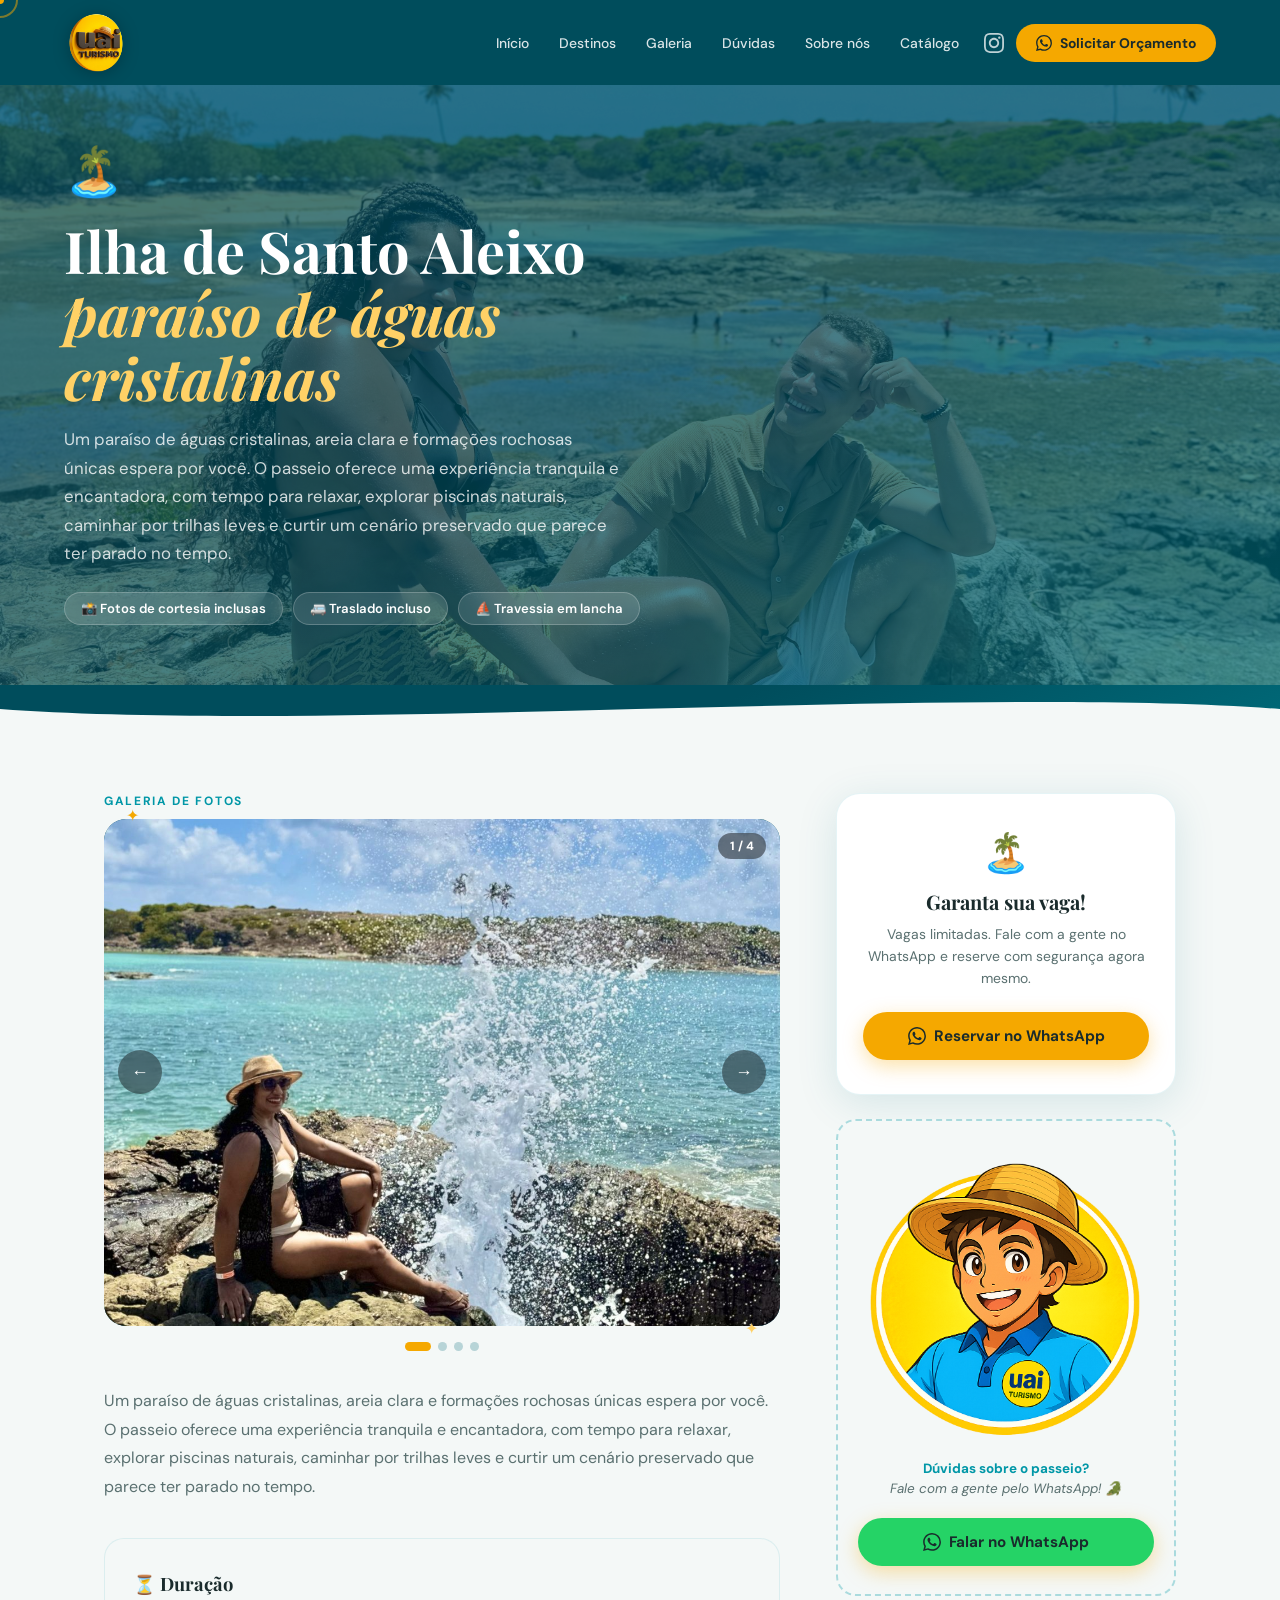
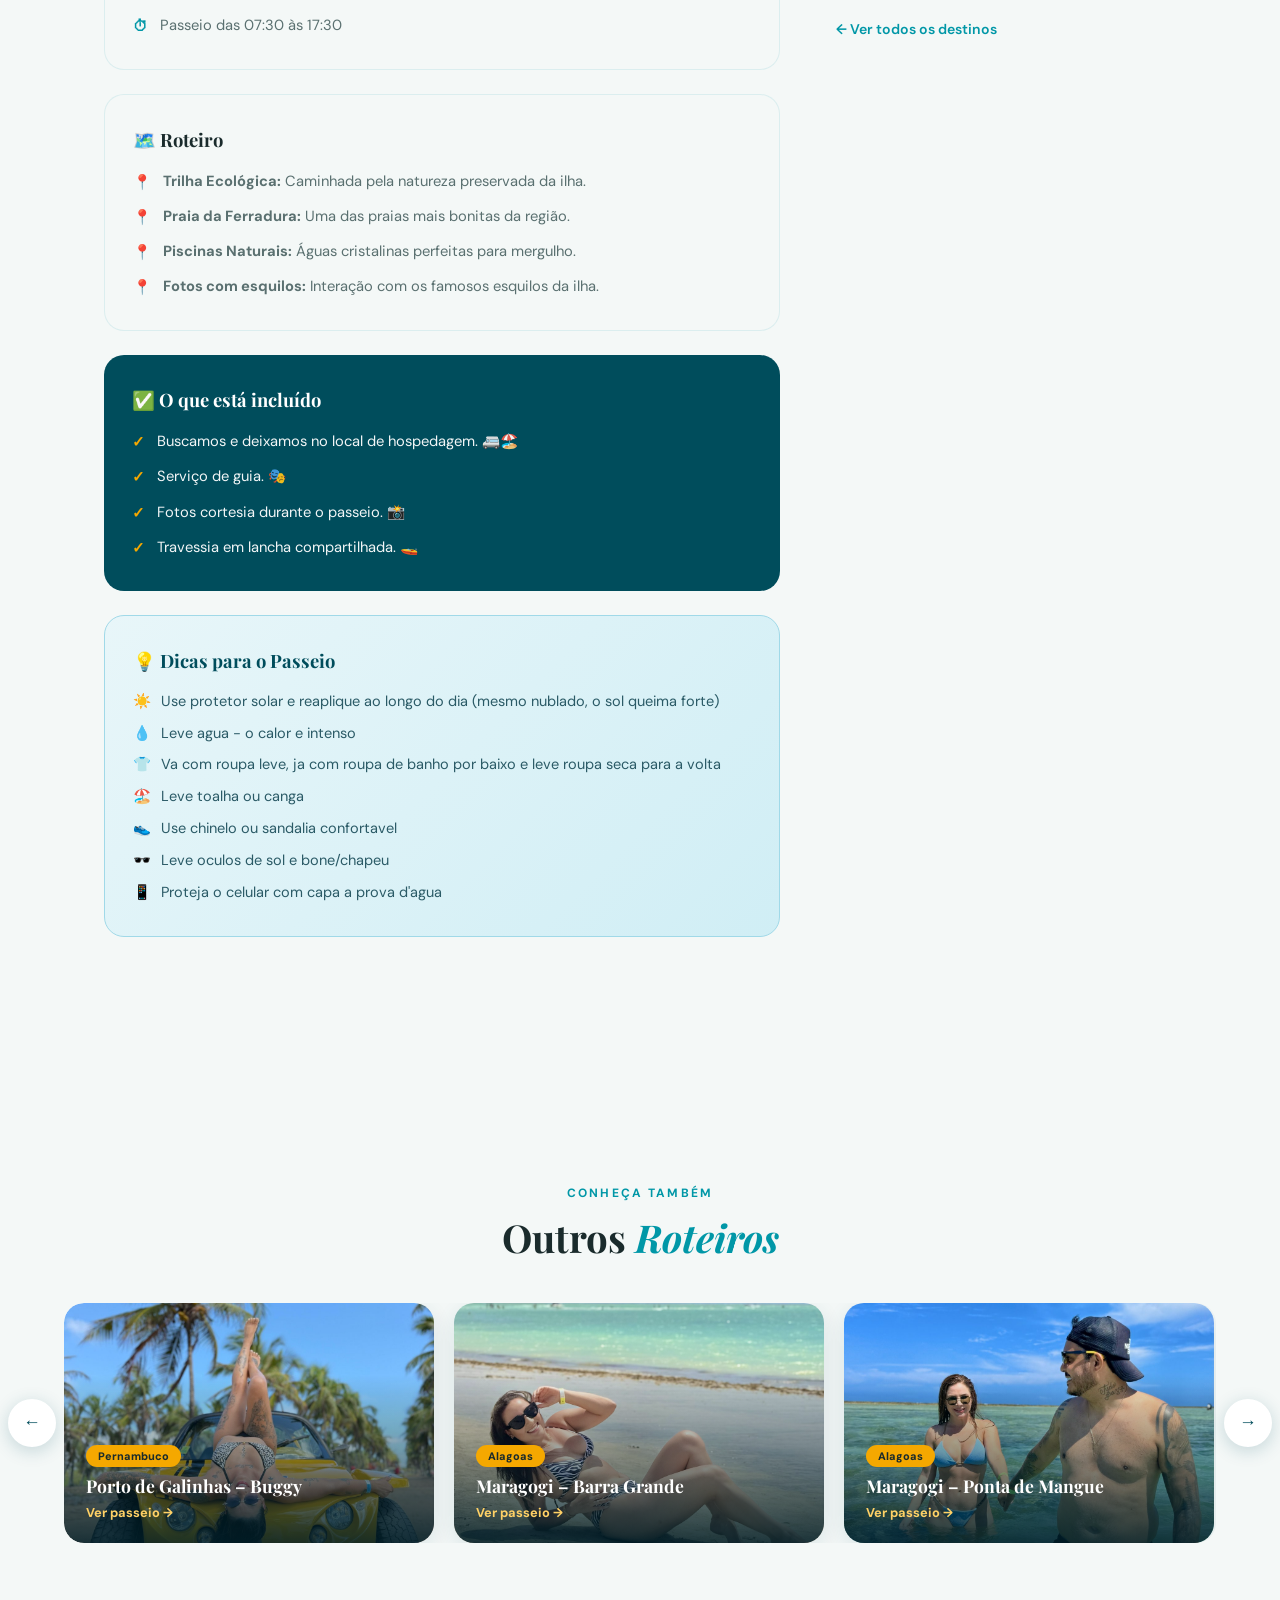
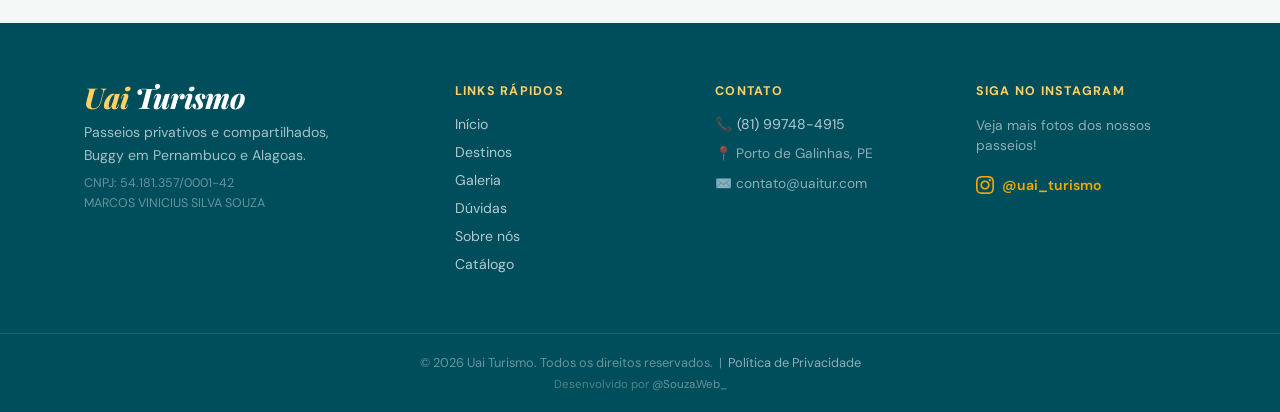
<file: passeio-ilha-santo-aleixo.html>
<!DOCTYPE html>
<html lang="pt-BR">
<head>
  <meta charset="UTF-8" />
  <meta name="viewport" content="width=device-width, initial-scale=1.0" />
  <title>Ilha de Santo Aleixo – Uai Turismo</title>
    <!-- Favicon -->
    <link rel="icon" type="image/png" href="foto/logoo.png">
    <link rel="apple-touch-icon" href="foto/logoo.png">

  <meta name="description" content="Passeio de lancha para a Ilha de Santo Aleixo — trilha ecológica, piscinas naturais, praia da Ferradura e os famosos esquilos da ilha. Traslado, guia e fotos inclusas.">
  <link href="https://fonts.googleapis.com/css2?family=Playfair+Display:ital,wght@0,700;0,900;1,700&family=DM+Sans:wght@300;400;500;600;700&display=swap" rel="stylesheet" />
  <link rel="stylesheet" href="style.css" />
  <link rel="stylesheet" href="style-upgrade.css" />
  <style>
    * { cursor: none !important; }
    @media(pointer:coarse) { * { cursor: auto !important; } }
    #cursor-dot, #cursor-ring { position: fixed; top: 0; left: 0; border-radius: 50%; pointer-events: none; z-index: 99999; transform: translate(-50%, -50%); transition-property: opacity, background, border-color, transform; transition-timing-function: ease; }
    #cursor-dot { width: 8px; height: 8px; background: var(--amber); transition-duration: .08s; }
    #cursor-ring { width: 36px; height: 36px; border: 2px solid rgba(245,168,0,.5); background: transparent; transition-duration: .18s; }
    .ph { min-height: 72vh; background: linear-gradient(155deg, var(--teal-deeper) 0%, #004D5C 55%, #006978 100%); display: flex; align-items: flex-end; padding: 140px 5% 60px; position: relative; overflow: hidden; }
    .ph::before { content: ''; position: absolute; inset: 0; background: url('foto/Santo Aleixo/Foto galeria e capa do passeio - Ilha de Santo Aleixo.jpg') center/cover no-repeat; opacity: .28; z-index: 0; }
    .phc { position: relative; z-index: 1; max-width: 720px; color: white; }
    .ph-emoji { font-size: 3rem; display: block; margin-bottom: 16px; }
    .phc h1 { font-family: 'Playfair Display', serif; font-size: clamp(2rem,5vw,3.6rem); line-height: 1.1; margin-bottom: 16px; }
    .phc h1 span { color: var(--amber-light); font-style: italic; }
    .ph-sub { font-size: 1.05rem; color: rgba(255,255,255,.80); line-height: 1.7; max-width: 560px; margin-bottom: 24px; }
    .ph-badges { display: flex; flex-wrap: wrap; gap: 10px; }
    .ph-badge { background: rgba(255,255,255,.12); border: 1px solid rgba(255,255,255,.22); color: white; padding: 7px 16px; border-radius: 50px; font-size: .82rem; font-weight: 600; backdrop-filter: blur(8px); }
    .pwav { line-height: 0; background: linear-gradient(155deg, var(--teal-deeper) 0%, #004D5C 55%, #006978 100%); }
    .pwav svg { width:100%; height:48px; display:block; }
    .pbody { max-width: 1200px; margin: 0 auto; padding: 60px 5%; display: grid; grid-template-columns: 1fr 340px; gap: 56px; }
    @media(max-width:900px) { .pbody { grid-template-columns:1fr; } }
    .pcwrap { margin-bottom: 36px; }
    .pclabel { font-size:.75rem; font-weight:700; letter-spacing:.14em; text-transform:uppercase; color:var(--teal); margin-bottom:10px; }
    .pcframe { position:relative; }
    .pcframe::before, .pcframe::after { content:'✦'; position:absolute; font-size:1rem; color:var(--amber); z-index:10; line-height:1; }
    .pcframe::before { top:-11px; left:22px; }
    .pcframe::after { bottom:-11px; right:22px; color:var(--amber-light); }
    .pc { position:relative; border-radius:22px; overflow:hidden; background:var(--teal-deeper); aspect-ratio:4/3; }
    .pctrack { display:flex; height:100%; transition:transform .65s cubic-bezier(.4,0,.2,1); will-change:transform; }
    .pcs { flex:0 0 100%; min-width:100%; height:100%; overflow:hidden; }
    .pcs img { width:100%; height:100%; object-fit:cover; display:block; transition:transform .7s ease; }
    .pcs:hover img { transform:scale(1.04); }
    .pcprev, .pcnext { position:absolute; top:50%; transform:translateY(-50%); width:44px; height:44px; border-radius:50%; border:none; background:rgba(0,0,0,.42); color:white; font-size:1.1rem; cursor:pointer; z-index:5; display:flex; align-items:center; justify-content:center; transition:background .25s,transform .25s; backdrop-filter:blur(8px); }
    .pcprev { left:14px; } .pcnext { right:14px; }
    .pcprev:hover, .pcnext:hover { background:var(--amber); color:var(--text); transform:translateY(-50%) scale(1.1); }
    .pccount { position:absolute; top:14px; right:14px; background:rgba(0,0,0,.45); backdrop-filter:blur(8px); color:white; font-size:.75rem; font-weight:700; padding:5px 12px; border-radius:50px; z-index:5; }
    .pccap { position:absolute; bottom:0; left:0; right:0; padding:40px 20px 16px; background:linear-gradient(transparent,rgba(0,20,30,.75)); color:white; font-size:.82rem; font-weight:600; opacity:0; transition:opacity .3s; z-index:5; pointer-events:none; }
    .pc:hover .pccap { opacity:1; }
    .pcdots { display:flex; justify-content:center; align-items:center; gap:7px; margin-top:16px; }
    .pcd { width:9px; height:9px; border-radius:50%; background:rgba(0,105,120,.25); border:none; cursor:pointer; transition:all .3s; padding:0; }
    .pcd.active { background:var(--amber); width:26px; border-radius:5px; }
    .pcd:hover { background:var(--teal); }
    .roteiro-box { background: linear-gradient(135deg,rgba(0,151,167,.08),rgba(0,77,92,.06)); border:1px solid rgba(0,151,167,.15); border-radius:20px; padding:28px; margin-bottom:24px; }
    .roteiro-box h3 { font-family:'Playfair Display',serif; font-size:1.05rem; color:var(--text); margin-bottom:16px; display:flex; align-items:center; gap:8px; flex-wrap:wrap; }
    .roteiro-tag { display:inline-flex; align-items:center; gap:6px; background:var(--teal); color:white; font-size:.78rem; font-weight:700; padding:4px 12px; border-radius:50px; margin-left:auto; }
    .roteiro-steps { list-style:none; display:flex; flex-direction:column; gap:12px; }
    .roteiro-steps li { display:flex; align-items:flex-start; gap:12px; font-size:.9rem; color:var(--text-muted); }
    .rstep { width:28px; height:28px; background:var(--teal); color:white; border-radius:50%; display:flex; align-items:center; justify-content:center; font-size:.75rem; font-weight:700; flex-shrink:0; }
    .pdesc { font-size:1rem; color:var(--text-muted); line-height:1.8; margin-bottom:36px; }
    .pdesc p+p { margin-top:16px; }
    .pinc { background:var(--off-white); border-radius:20px; padding:32px 28px; margin-bottom:24px; border:1px solid rgba(0,151,167,.10); }
    .pinc h3 { font-family:'Playfair Display',serif; font-size:1.15rem; color:var(--text); margin-bottom:18px; }
    .pinc ul { list-style:none; display:flex; flex-direction:column; gap:12px; }
    .pinc li { display:flex; align-items:flex-start; gap:12px; font-size:.92rem; color:var(--text-muted); line-height:1.5; }
    .ii { color:var(--teal); font-weight:800; flex-shrink:0; margin-top:1px; }
    .ptips { background:linear-gradient(135deg,var(--teal-deeper),var(--teal)); border-radius:20px; padding:32px 28px; color:white; }
    .ptips h3 { font-family:'Playfair Display',serif; font-size:1.15rem; margin-bottom:16px; }
    .ptips ul { list-style:none; display:flex; flex-direction:column; gap:10px; }
    .ptips li { font-size:.9rem; color:rgba(255,255,255,.85); line-height:1.55; }
    .psidebar { display:flex; flex-direction:column; gap:24px; }
    .ctacard { background:white; border-radius:24px; padding:34px 26px; box-shadow:0 8px 40px rgba(0,105,120,.13); border:1px solid rgba(0,151,167,.10); text-align:center; }
    .ctacard-em { font-size:2.4rem; margin-bottom:10px; }
    .ctacard h4 { font-family:'Playfair Display',serif; font-size:1.25rem; color:var(--text); margin-bottom:8px; }
    .ctacard p { font-size:.87rem; color:var(--text-muted); margin-bottom:22px; line-height:1.6; }
    .ctacard .btn-primary { width:100%; justify-content:center; }
    .mascote-box { background:var(--off-white); border-radius:20px; border:2px dashed rgba(0,151,167,.30); padding:28px 20px; text-align:center; display:flex; flex-direction:column; align-items:center; gap:14px; }
    .mascote-box p { font-size:.84rem; color:var(--text-muted); line-height:1.55; font-style:italic; }
    .mascote-box strong { color:var(--teal); font-style:normal; }
    .back-link { display:inline-flex; align-items:center; gap:8px; color:var(--teal); font-weight:600; font-size:.88rem; transition:.3s; }
    .back-link:hover { color:var(--teal-dark); }
    .outros-sec { background:var(--off-white); padding:80px 5%; }
    .outros-hd { text-align:center; margin-bottom:36px; }
    .outros-grid { max-width:1100px; margin:0 auto; display:grid; grid-template-columns:repeat(3,1fr); gap:20px; }
    @media(max-width:768px) { .outros-grid { grid-template-columns:1fr; } }
    .outro-card { border-radius:20px; overflow:hidden; position:relative; height:230px; cursor:pointer; }
    .outro-card img { width:100%; height:100%; object-fit:cover; transition:transform .5s; display:block; }
    .outro-card:hover img { transform:scale(1.07); }
    .outro-overlay { position:absolute; inset:0; background:linear-gradient(180deg,transparent 35%,rgba(0,40,50,.90)); display:flex; flex-direction:column; justify-content:flex-end; padding:22px; color:white; }
    .outro-overlay h4 { font-family:'Playfair Display',serif; font-size:1.1rem; margin-bottom:5px; }
    .outro-overlay a { font-size:.8rem; color:var(--amber-light); font-weight:700; transition:.2s; }
    .outro-overlay a:hover { color:white; }
    <style id="nav-mobile-fix">@media (max-width: 768px) {
      #navMenu { display: flex !important; position: fixed !important; top: 0 !important; left: 0 !important; right: 0 !important; bottom: 0 !important; width: 100% !important; height: 100% !important; z-index: 99990 !important; background: var(--teal-deeper) !important; flex-direction: column !important; align-items: center !important; justify-content: center !important; gap: 8px !important; transform: none !important; opacity: 0; visibility: hidden; pointer-events: none; transition: opacity 0.35s ease, visibility 0.35s ease; }
      #navMenu.open { opacity: 1 !important; visibility: visible !important; pointer-events: all !important; }
      #navMenu li { width: 100%; text-align: center; }
      #navMenu li a { display: block; font-size: 1.2rem !important; padding: 14px 24px !important; color: white !important; border-radius: 12px; transition: background 0.2s ease; }
      #navMenu li a:hover { background: rgba(255,255,255,0.10); }
      #navMenu .nav-cta { background: var(--amber) !important; color: var(--text) !important; border-radius: 50px !important; font-weight: 700 !important; margin-top: 8px; display: inline-flex !important; width: auto !important; padding: 12px 28px !important; }
      .nav-toggle { z-index: 99995 !important; position: relative; }
      #nav { z-index: 99992 !important; }
    }

    @media(max-width:600px) {
      .pinc li { flex-direction: column; gap: 4px; }
      .pinc li .ii { margin-top: 0; }
      .pbody { padding: 36px 4%; }
      .pinc { padding: 22px 18px; }
    }
  </style>
  </style>

    <style>
        .floating-wpp {
            position: fixed;
            bottom: 24px;
            left: 24px;
            width: 60px;
            height: 60px;
            background-color: #25D366;
            color: white;
            border-radius: 50%;
            display: flex;
            align-items: center;
            justify-content: center;
            font-size: 32px;
            box-shadow: 0 4px 14px rgba(37, 211, 102, 0.4);
            z-index: 1000;
            transition: transform 0.3s ease;
        }
        .floating-wpp:hover {
            transform: scale(1.1);
        }
        @media (max-width: 480px) {
            .floating-wpp {
                bottom: 16px;
                left: 16px;
                width: 50px;
                height: 50px;
            }
            .floating-wpp svg { padding: 4px; }
        }
    </style>
    

    <meta property="og:image" content="https://www.uaitur.com/foto/Logo%20_uai%20TURISMO_%20na%20Praia%20Tropical.png">
    <meta property="og:image:width" content="400">
    <meta property="og:image:height" content="400">
    <meta name="twitter:card" content="summary">
    <meta name="twitter:image" content="https://www.uaitur.com/foto/Logo%20_uai%20TURISMO_%20na%20Praia%20Tropical.png">

    <!-- Meta Pixel Code -->
    <script>
    !function(f,b,e,v,n,t,s)
    {if(f.fbq)return;n=f.fbq=function(){n.callMethod?
    n.callMethod.apply(n,arguments):n.queue.push(arguments)};
    if(!f._fbq)f._fbq=n;n.push=n;n.loaded=!0;n.version='2.0';
    n.queue=[];t=b.createElement(e);t.async=!0;
    t.src=v;s=b.getElementsByTagName(e)[0];
    s.parentNode.insertBefore(t,s)}(window, document,'script',
    'https://connect.facebook.net/en_US/fbevents.js');
    fbq('init', '1936582633666731');
    fbq('track', 'PageView');
    </script>
    <noscript><img height="1" width="1" style="display:none"
    src="https://www.facebook.com/tr?id=1936582633666731&ev=PageView&noscript=1"
    /></noscript>
    <!-- End Meta Pixel Code -->

</head>

<body>
  <div id="cursor-dot"></div>
  <div id="cursor-ring"></div>

  <nav id="nav">
    <a class="nav-logo" href="index.html"><img src="foto/logoo.png" alt="Uai Turismo" class="nav-logo-img"></a>
    <button class="nav-toggle" id="navToggle" aria-label="Abrir menu"><span></span><span></span><span></span></button>
        <ul id="navMenu">
      <li><a href="index.html#hero">Início</a></li>
      <li><a href="index.html#destinos">Destinos</a></li>
      <li><a href="index.html#galeria">Galeria</a></li>
      <li><a href="index.html#faq">Dúvidas</a></li>
      <li><a href="quem-somos.html">Sobre nós</a></li>
      <li><a href="https://uaiturismo.surishop.ai/catalog" target="_blank">Catálogo</a></li>
      <li><a href="https://www.instagram.com/uai_turismo/" target="_blank" aria-label="Instagram" title="@uai_turismo" style="display:flex;align-items:center;padding:4px 8px;color:rgba(255,255,255,.75);transition:color .2s" onmouseover="this.style.color='#FFD166'" onmouseout="this.style.color='rgba(255,255,255,.75)'"><svg width="20" height="20" viewBox="0 0 24 24" fill="currentColor" style="vertical-align:middle"><path d="M12 2.163c3.204 0 3.584.012 4.85.07 3.252.148 4.771 1.691 4.919 4.919.058 1.265.069 1.645.069 4.849 0 3.205-.012 3.584-.069 4.849-.149 3.225-1.664 4.771-4.919 4.919-1.266.058-1.644.07-4.85.07-3.204 0-3.584-.012-4.849-.07-3.26-.149-4.771-1.699-4.919-4.92-.058-1.265-.07-1.644-.07-4.849 0-3.204.013-3.583.07-4.849.149-3.227 1.664-4.771 4.919-4.919 1.266-.057 1.645-.069 4.849-.069zm0-2.163c-3.259 0-3.667.014-4.947.072-4.358.2-6.78 2.618-6.98 6.98-.059 1.281-.073 1.689-.073 4.948 0 3.259.014 3.668.072 4.948.2 4.358 2.618 6.78 6.98 6.98 1.281.058 1.689.072 4.948.072 3.259 0 3.668-.014 4.948-.072 4.354-.2 6.782-2.618 6.979-6.98.059-1.28.073-1.689.073-4.948 0-3.259-.014-3.667-.072-4.947-.196-4.354-2.617-6.78-6.979-6.98-1.281-.059-1.69-.073-4.949-.073zm0 5.838c-3.403 0-6.162 2.759-6.162 6.162s2.759 6.163 6.162 6.163 6.162-2.759 6.162-6.163c0-3.403-2.759-6.162-6.162-6.162zm0 10.162c-2.209 0-4-1.79-4-4 0-2.209 1.791-4 4-4s4 1.791 4 4c0 2.21-1.791 4-4 4zm6.406-11.845c-.796 0-1.441.645-1.441 1.44s.645 1.44 1.441 1.44c.795 0 1.439-.645 1.439-1.44s-.644-1.44-1.439-1.44z"/></svg></a></li>
      <li><a href="https://wa.me/5581997484915?text=Olá%2C%20vim%20pelo%20site%20e%20gostaria%20de%20saber%20mais" class="nav-cta" target="_blank"><svg width="16" height="16" viewBox="0 0 24 24" fill="currentColor"><path d="M17.472 14.382c-.297-.149-1.758-.867-2.03-.967-.273-.099-.471-.148-.67.15-.197.297-.767.966-.94 1.164-.173.199-.347.223-.644.075-.297-.15-1.255-.463-2.39-1.475-.883-.788-1.48-1.761-1.653-2.059-.173-.297-.018-.458.13-.606.134-.133.298-.347.446-.52.149-.174.198-.298.298-.497.099-.198.05-.371-.025-.52-.075-.149-.669-1.612-.916-2.207-.242-.579-.487-.5-.669-.51-.173-.008-.371-.01-.57-.01-.198 0-.52.074-.792.372-.272.297-1.04 1.016-1.04 2.479 0 1.462 1.065 2.875 1.213 3.074.149.198 2.096 3.2 5.077 4.487.709.306 1.262.489 1.694.625.712.227 1.36.195 1.871.118.571-.085 1.758-.719 2.006-1.413.248-.694.248-1.289.173-1.413-.074-.124-.272-.198-.57-.347m-5.421 7.403h-.004a9.87 9.87 0 01-5.031-1.378l-.361-.214-3.741.982.998-3.648-.235-.374a9.86 9.86 0 01-1.51-5.26c.001-5.45 4.436-9.884 9.888-9.884 2.64 0 5.122 1.03 6.988 2.898a9.825 9.825 0 012.893 6.994c-.003 5.45-4.437 9.884-9.885 9.884m8.413-18.297A11.815 11.815 0 0012.05 0C5.495 0 .16 5.335.157 11.892c0 2.096.547 4.142 1.588 5.945L.057 24l6.305-1.654a11.882 11.882 0 005.683 1.448h.005c6.554 0 11.89-5.335 11.893-11.893a11.821 11.821 0 00-3.48-8.413Z" /></svg> Solicitar Orçamento</a></li>
    </ul>
  </nav>

  <section class="ph">
    <div class="phc">
      <span class="ph-emoji">🏝️</span>
      <h1>Ilha de Santo Aleixo<br><span>paraíso de águas cristalinas</span></h1>
      <p class="ph-sub">Um paraíso de águas cristalinas, areia clara e formações rochosas únicas espera por você. O passeio oferece uma experiência tranquila e encantadora, com tempo para relaxar, explorar piscinas naturais, caminhar por trilhas leves e curtir um cenário preservado que parece ter parado no tempo.</p>
      <div class="ph-badges">
        <span class="ph-badge">📸 Fotos de cortesia inclusas</span>
        <span class="ph-badge">🚐 Traslado incluso</span>
        <span class="ph-badge">⛵ Travessia em lancha</span>
      </div>
    </div>
  </section>

  <div class="pwav"><svg viewBox="0 0 1440 48" xmlns="http://www.w3.org/2000/svg" preserveAspectRatio="none"><path d="M0,24 C360,48 1080,0 1440,24 L1440,48 L0,48 Z" fill="#f4f8f7" /></svg></div>

  <div style="background:var(--off-white);padding-bottom:80px;">
    <div class="pbody">
      <div>
        <div class="pcwrap">
          <p class="pclabel">Galeria de fotos</p>
          <div class="pcframe">
            <div class="pc" id="pc-aleixo">
              <div class="pctrack" id="pct-aleixo">
                <div class="pcs"><img src="foto/Santo Aleixo/image-6.jpeg" alt="Ilha de Santo Aleixo foto 1" loading="lazy"></div>
                <div class="pcs"><img src="foto/Santo Aleixo/IMG_2400.jpg" alt="Ilha de Santo Aleixo foto 2" loading="lazy"></div>
                <div class="pcs"><img src="foto/Santo Aleixo/Foto galeria e capa do passeio - Ilha de Santo Aleixo.jpg" alt="Ilha de Santo Aleixo foto 3" loading="lazy"></div>
                <div class="pcs">
                  <img src="foto/Santo Aleixo/image-3.jpeg" alt="Ilha de Santo Aleixo foto 4" loading="lazy">
                </div>
              </div>
              <button class="pcprev" id="pcp-aleixo" aria-label="Anterior">&#8592;</button>
              <button class="pcnext" id="pcn-aleixo" aria-label="Próxima">&#8594;</button>
              <div class="pccount" id="pcc-aleixo">1 / 4</div>
              <div class="pccap">📍 Ilha de Santo Aleixo – PE</div>
            </div>
          </div>
          <div class="pcdots" id="pcd-aleixo"><button class="pcd active" data-i="0" aria-label="Foto 1"></button><button class="pcd" data-i="1" aria-label="Foto 2"></button><button class="pcd" data-i="2" aria-label="Foto 3"></button><button class="pcd" data-i="3" aria-label="Foto 4"></button></div>
        </div>

        <div class="pdesc">
          <p>Um paraíso de águas cristalinas, areia clara e formações rochosas únicas espera por você. O passeio oferece uma experiência tranquila e encantadora, com tempo para relaxar, explorar piscinas naturais, caminhar por trilhas leves e curtir um cenário preservado que parece ter parado no tempo.</p>
        </div>

        <!-- DURACAO -->
        <div class="pinc" style="margin-bottom:24px;">
          <h3>⏳ Duração</h3>
          <ul>
            <li><span class="ii">⏱</span><span>Passeio das 07:30 às 17:30</span></li>
          </ul>
        </div>

        <!-- ROTEIRO -->
        <div class="pinc" style="margin-bottom:24px;">
          <h3>🗺️ Roteiro</h3>
          <ul>
            <li><span class="ii">📍</span><span><strong>Trilha Ecológica:</strong> Caminhada pela natureza preservada da ilha.</span></li>
            <li><span class="ii">📍</span><span><strong>Praia da Ferradura:</strong> Uma das praias mais bonitas da região.</span></li>
            <li><span class="ii">📍</span><span><strong>Piscinas Naturais:</strong> Águas cristalinas perfeitas para mergulho.</span></li>
            <li><span class="ii">📍</span><span><strong>Fotos com esquilos:</strong> Interação com os famosos esquilos da ilha.</span></li>
          </ul>
        </div>

        <!-- INCLUSO -->
        <div class="pinc p-incluso">
          <h3>✅ O que está incluído</h3>
          <ul>
            <li><span class="ii">✓</span><span>Buscamos e deixamos no local de hospedagem. 🚐🏖️</span></li>
            <li><span class="ii">✓</span><span>Serviço de guia. 🎭</span></li>
            <li><span class="ii">✓</span><span>Fotos cortesia durante o passeio. 📸</span></li>
            <li><span class="ii">✓</span><span>Travessia em lancha compartilhada. 🚤</span></li>
          </ul>
        </div>


        <!-- DICAS PARA O PASSEIO -->
        <div class="pinc" style="background: linear-gradient(135deg, #e8f6f9 0%, #d0eef5 100%); border: 1px solid #a0d9e8; border-radius: 20px; padding: 32px 28px; margin-bottom: 24px;">
          <h3 style="font-family: 'Playfair Display', serif; font-size: 1.15rem; color: #004D5C; margin-bottom: 18px;">&#x1F4A1; Dicas para o Passeio</h3>
          <ul style="list-style: none; display: flex; flex-direction: column; gap: 10px;">
            <li style="display: flex; align-items: flex-start; gap: 10px; font-size: .91rem; color: #2a5a66;"><span>&#x2600;&#xFE0F;</span> Use protetor solar e reaplique ao longo do dia (mesmo nublado, o sol queima forte)</li>
            <li style="display: flex; align-items: flex-start; gap: 10px; font-size: .91rem; color: #2a5a66;"><span>&#x1F4A7;</span> Leve agua - o calor e intenso</li>
            <li style="display: flex; align-items: flex-start; gap: 10px; font-size: .91rem; color: #2a5a66;"><span>&#x1F455;</span> Va com roupa leve, ja com roupa de banho por baixo e leve roupa seca para a volta</li>
            <li style="display: flex; align-items: flex-start; gap: 10px; font-size: .91rem; color: #2a5a66;"><span>&#x1F3D6;&#xFE0F;</span> Leve toalha ou canga</li>
            <li style="display: flex; align-items: flex-start; gap: 10px; font-size: .91rem; color: #2a5a66;"><span>&#x1F45F;</span> Use chinelo ou sandalia confortavel</li>
            <li style="display: flex; align-items: flex-start; gap: 10px; font-size: .91rem; color: #2a5a66;"><span>&#x1F576;&#xFE0F;</span> Leve oculos de sol e bone/chapeu</li>
            <li style="display: flex; align-items: flex-start; gap: 10px; font-size: .91rem; color: #2a5a66;"><span>&#x1F4F1;</span> Proteja o celular com capa a prova d'agua</li>
          </ul>
        </div>
        
      </div>

      <div class="psidebar">
        <div class="ctacard">
          <div class="ctacard-em">🏝️</div>
          <h4>Garanta sua vaga!</h4>
          <p>Vagas limitadas. Fale com a gente no WhatsApp e reserve com segurança agora mesmo.</p>
          <a href="https://wa.me/5581997484915?text=Ol%C3%A1%2C+vim+pelo+site+e+gostaria+de+saber+mais+sobre+o+passeio+Ilha+de+Santo+Aleixo" class="btn-primary" target="_blank">
            <svg width="18" height="18" viewBox="0 0 24 24" fill="currentColor"><path d="M17.472 14.382c-.297-.149-1.758-.867-2.03-.967-.273-.099-.471-.148-.67.15-.197.297-.767.966-.94 1.164-.173.199-.347.223-.644.075-.297-.15-1.255-.463-2.39-1.475-.883-.788-1.48-1.761-1.653-2.059-.173-.297-.018-.458.13-.606.134-.133.298-.347.446-.52.149-.174.198-.298.298-.497.099-.198.05-.371-.025-.52-.075-.149-.669-1.612-.916-2.207-.242-.579-.487-.5-.669-.51-.173-.008-.371-.01-.57-.01-.198 0-.52.074-.792.372-.272.297-1.04 1.016-1.04 2.479 0 1.462 1.065 2.875 1.213 3.074.149.198 2.096 3.2 5.077 4.487.709.306 1.262.489 1.694.625.712.227 1.36.195 1.871.118.571-.085 1.758-.719 2.006-1.413.248-.694.248-1.289.173-1.413-.074-.124-.272-.198-.57-.347m-5.421 7.403h-.004a9.87 9.87 0 01-5.031-1.378l-.361-.214-3.741.982.998-3.648-.235-.374a9.86 9.86 0 01-1.51-5.26c.001-5.45 4.436-9.884 9.888-9.884 2.64 0 5.122 1.03 6.988 2.898a9.825 9.825 0 012.893 6.994c-.003 5.45-4.437 9.884-9.885 9.884m8.413-18.297A11.815 11.815 0 0012.05 0C5.495 0 .16 5.335.157 11.892c0 2.096.547 4.142 1.588 5.945L.057 24l6.305-1.654a11.882 11.882 0 005.683 1.448h.005c6.554 0 11.89-5.335 11.893-11.893a11.821 11.821 0 00-3.48-8.413Z" /></svg> Reservar no WhatsApp
          </a>
        </div>
        <div class="mascote-box">
          <img loading="lazy" src="foto/Mascote Uai Chatbot.png" alt="Mascote Uai Turismo" style="width:100%;border-radius:16px;display:block;">
          <p><strong>Dúvidas sobre o passeio?</strong><br>Fale com a gente pelo WhatsApp! 🐊</p>
<a href="https://wa.me/5581997484915?text=Ol%C3%A1%21+vim+pelo+site+e+tenho+uma+duvida%21" class="btn-primary" target="_blank" style="width:100%;justify-content:center;background:#25D366;border-color:#25D366;margin-top:4px;">
            <svg width="18" height="18" viewBox="0 0 24 24" fill="currentColor"><path d="M17.472 14.382c-.297-.149-1.758-.867-2.03-.967-.273-.099-.471-.148-.67.15-.197.297-.767.966-.94 1.164-.173.199-.347.223-.644.075-.297-.15-1.255-.463-2.39-1.475-.883-.788-1.48-1.761-1.653-2.059-.173-.297-.018-.458.13-.606.134-.133.298-.347.446-.52.149-.174.198-.298.298-.497.099-.198.05-.371-.025-.52-.075-.149-.669-1.612-.916-2.207-.242-.579-.487-.5-.669-.51-.173-.008-.371-.01-.57-.01-.198 0-.52.074-.792.372-.272.297-1.04 1.016-1.04 2.479 0 1.462 1.065 2.875 1.213 3.074.149.198 2.096 3.2 5.077 4.487.709.306 1.262.489 1.694.625.712.227 1.36.195 1.871.118.571-.085 1.758-.719 2.006-1.413.248-.694.248-1.289.173-1.413-.074-.124-.272-.198-.57-.347m-5.421 7.403h-.004a9.87 9.87 0 01-5.031-1.378l-.361-.214-3.741.982.998-3.648-.235-.374a9.86 9.86 0 01-1.51-5.26c.001-5.45 4.436-9.884 9.888-9.884 2.64 0 5.122 1.03 6.988 2.898a9.825 9.825 0 012.893 6.994c-.003 5.45-4.437 9.884-9.885 9.884m8.413-18.297A11.815 11.815 0 0012.05 0C5.495 0 .16 5.335.157 11.892c0 2.096.547 4.142 1.588 5.945L.057 24l6.305-1.654a11.882 11.882 0 005.683 1.448h.005c6.554 0 11.89-5.335 11.893-11.893a11.821 11.821 0 00-3.48-8.413Z" /></svg> Falar no WhatsApp
          </a>
        </div>
        <button onclick="(function(){var d=['passeio-porto-de-galinhas.html','passeio-maragogi.html','passeio-maragogi-ponta-de-mangue.html','passeio-carneiros.html','passeio-cabo-santo-agostinho.html','passeio-ilha-santo-aleixo.html','passeio-milagres.html','passeio-city-tour.html'];var cur=window.location.pathname.split('/').pop();var opts=d.filter(function(x){return x!==cur;});window.location.href=opts[Math.floor(Math.random()*opts.length)];})();" class="back-link" style="background:none;border:none;cursor:pointer;padding:0;font-family:inherit;">← Ver todos os destinos</a>
      </div>
    </div>
  </div>




  <!-- OUTROS ROTEIROS - Carrossel -->
  <section class="rc-section">
    <div class="rc-hd">
      <p class="section-label">Conheça também</p>
      <h2 style="font-family:'Playfair Display',serif;font-size:clamp(1.8rem,3vw,2.6rem);color:var(--text)">Outros <span style="color:var(--teal);font-style:italic">Roteiros</span></h2>
    </div>
    <div class="rc-outer" id="rc-outer">
      <button class="rc-prev-btn" id="rc-prev" aria-label="Anterior">&#8592;</button>
      <div class="rc-viewport">
        <div class="rc-track" id="rc-track">
          <div class="rc-card"><img src="foto/Passeio Buggy - Porto de Galinhas/image-8.jpeg" alt="Porto de Galinhas" loading="lazy"><div class="rc-overlay"><span class="rc-tag">Pernambuco</span><h4>Porto de Galinhas – Buggy</h4><a href="passeio-porto-de-galinhas.html">Ver passeio &rarr;</a></div></div>
          <div class="rc-card"><img src="foto/Maragogi - Barra Grande/Foto Capa passeio, galeria - Maragogi Barra Grande.jpeg" alt="Maragogi – Barra Grande" loading="lazy"><div class="rc-overlay"><span class="rc-tag">Alagoas</span><h4>Maragogi – Barra Grande</h4><a href="passeio-maragogi.html">Ver passeio &rarr;</a></div></div>
          <div class="rc-card"><img src="foto/Maragogi - Ponta de Mangue/image-8.jpeg" alt="Maragogi – Ponta de Mangue" loading="lazy"><div class="rc-overlay"><span class="rc-tag">Alagoas</span><h4>Maragogi – Ponta de Mangue</h4><a href="passeio-maragogi-ponta-de-mangue.html">Ver passeio &rarr;</a></div></div>
          <div class="rc-card"><img src="foto/carneiros/Foto capa passeio, galeria - Carneiros.jpeg" alt="Praia dos Carneiros" loading="lazy"><div class="rc-overlay"><span class="rc-tag">Pernambuco</span><h4>Praia dos Carneiros</h4><a href="passeio-carneiros.html">Ver passeio &rarr;</a></div></div>
          <div class="rc-card"><img src="foto/Cabo de Santo Agostinho Passeios de Buggy/Foto carrossel - Cabo de Santo Agostinho.jpeg" alt="Cabo de Santo Agostinho" loading="lazy"><div class="rc-overlay"><span class="rc-tag">Pernambuco</span><h4>Cabo de Santo Agostinho – Buggy</h4><a href="passeio-cabo-santo-agostinho.html">Ver passeio &rarr;</a></div></div>
          <div class="rc-card"><img src="foto/Santo Aleixo/Foto galeria e capa do passeio - Ilha de Santo Aleixo.jpg" alt="Ilha de Santo Aleixo" loading="lazy"><div class="rc-overlay"><span class="rc-tag">Pernambuco</span><h4>Ilha de Santo Aleixo</h4><a href="passeio-ilha-santo-aleixo.html">Ver passeio &rarr;</a></div></div>
          <div class="rc-card"><img src="foto/milagres/Foto Carrossel - Milagres.jpeg" alt="São Miguel dos Milagres" loading="lazy"><div class="rc-overlay"><span class="rc-tag">Alagoas</span><h4>São Miguel dos Milagres</h4><a href="passeio-milagres.html">Ver passeio &rarr;</a></div></div>
          <div class="rc-card"><img src="foto/Citytour Recife e Olinda/Foto Carrossel - Citytour.JPEG" alt="City Tour Recife e Olinda" loading="lazy"><div class="rc-overlay"><span class="rc-tag">Pernambuco</span><h4>City Tour Recife &amp; Olinda</h4><a href="passeio-city-tour.html">Ver passeio &rarr;</a></div></div>
        </div>
      </div>
      <button class="rc-next-btn" id="rc-next" aria-label="Próximo">&#8594;</button>
    </div>
  </section>

  <script>
  (function() {
    var track = document.getElementById('rc-track');
    var prev = document.getElementById('rc-prev');
    var next = document.getElementById('rc-next');
    if (!track) return;
    var cards = track.querySelectorAll('.rc-card');
    var total = cards.length;
    var cur = 0;
    function getVis() { return window.innerWidth <= 560 ? 1 : window.innerWidth <= 900 ? 2 : 3; }
    function getCardW() { if (!cards[0]) return 0; return cards[0].getBoundingClientRect().width + 20; }
    function update() {
      var vis = getVis();
      var maxCur = Math.max(0, total - vis);
      if (cur > maxCur) cur = 0;
      if (cur < 0) cur = maxCur;
      track.style.transform = 'translateX(-' + (cur * getCardW()) + 'px)';
      if (prev) prev.disabled = false;
      if (next) next.disabled = false;
    }
    if (prev) prev.addEventListener('click', function() { cur--; update(); });
    if (next) next.addEventListener('click', function() { cur++; update(); });
    var tx = 0;
    track.addEventListener('touchstart', function(e) { tx = e.touches[0].clientX; }, { passive: true });
    track.addEventListener('touchend', function(e) {
      var d = tx - e.changedTouches[0].clientX;
      if (Math.abs(d) > 40) { if (d > 0) { cur++; } else { cur--; } update(); }
    });
    window.addEventListener('resize', update);
    update();
  })();
  </script>

  <footer class="main-footer">
    <div class="footer-inner">
      <div class="footer-brand">
        <div class="footer-logo-text" style="display:flex;align-items:center;gap:6px;font-family:'Playfair Display',serif;font-size:1.8rem;line-height:1;margin-bottom:10px;">
          <span style="color:var(--amber-light);font-weight:800;font-style:italic;">Uai</span>
          <span style="color:white;font-weight:800;font-style:italic;">Turismo</span>
        </div>
        <p>Passeios privativos e compartilhados,<br>Buggy em Pernambuco e Alagoas.</p>
        <p style="margin-top:8px;font-size:.78rem;color:rgba(255,255,255,.4);">CNPJ: 54.181.357/0001-42<br>MARCOS VINICIUS SILVA SOUZA</p>
      </div>
      <div class="footer-links"><h5>Links Rápidos</h5><a href="index.html#hero">Início</a><a href="index.html#destinos">Destinos</a><a href="index.html#galeria">Galeria</a><a href="index.html#faq">Dúvidas</a><a href="quem-somos.html">Sobre nós</a><a href="https://uaiturismo.surishop.ai/catalog" target="_blank">Catálogo</a></div>
      <div class="footer-contact"><h5>Contato</h5><a href="https://wa.me/5581997484915?text=Olá%2C%20vim%20pelo%20site%20e%20gostaria%20de%20saber%20mais" target="_blank">📞 (81) 99748-4915</a><p>📍 Porto de Galinhas, PE</p><p>✉️ contato@uaitur.com</p></div>
      <div class="footer-social"><h5>Siga no Instagram</h5><p>Veja mais fotos dos nossos passeios!</p><a href="https://www.instagram.com/uai_turismo/" target="_blank" style="display:inline-flex;align-items:center;gap:8px;margin-top:10px;color:var(--amber);font-weight:600;"><svg width="18" height="18" viewBox="0 0 24 24" fill="currentColor"><path d="M12 2.163c3.204 0 3.584.012 4.85.07 3.252.148 4.771 1.691 4.919 4.919.058 1.265.069 1.645.069 4.849 0 3.205-.012 3.584-.069 4.849-.149 3.225-1.664 4.771-4.919 4.919-1.266.058-1.644.07-4.85.07-3.204 0-3.584-.012-4.849-.07-3.26-.149-4.771-1.699-4.919-4.92-.058-1.265-.07-1.644-.07-4.849 0-3.204.013-3.583.07-4.849.149-3.227 1.664-4.771 4.919-4.919 1.266-.057 1.645-.069 4.849-.069zm0-2.163c-3.259 0-3.667.014-4.947.072-4.358.2-6.78 2.618-6.98 6.98-.059 1.281-.073 1.689-.073 4.948 0 3.259.014 3.668.072 4.948.2 4.358 2.618 6.78 6.98 6.98 1.281.058 1.689.072 4.948.072 3.259 0 3.668-.014 4.948-.072 4.354-.2 6.782-2.618 6.979-6.98.059-1.28.073-1.689.073-4.948 0-3.259-.014-3.667-.072-4.947-.196-4.354-2.617-6.78-6.979-6.98-1.281-.059-1.69-.073-4.949-.073zm0 5.838c-3.403 0-6.162 2.759-6.162 6.162s2.759 6.163 6.162 6.163 6.162-2.759 6.162-6.163c0-3.403-2.759-6.162-6.162-6.162zm0 10.162c-2.209 0-4-1.79-4-4 0-2.209 1.791-4 4-4s4 1.791 4 4c0 2.21-1.791 4-4 4zm6.406-11.845c-.796 0-1.441.645-1.441 1.44s.645 1.44 1.441 1.44c.795 0 1.439-.645 1.439-1.44s-.644-1.44-1.439-1.44z"/></svg>@uai_turismo</a></div>
    </div>
    <div class="footer-bottom"><p>© 2026 Uai Turismo. Todos os direitos reservados. &nbsp;|&nbsp; <a href="politica-de-privacidade.html" style="color:rgba(255,255,255,.55);transition:color .3s" onmouseover="this.style.color='#FFD166'" onmouseout="this.style.color='rgba(255,255,255,.55)'">Política de Privacidade</a></p>
      <p style="margin-top:6px;font-size:.72rem;color:rgba(255,255,255,.3);">Desenvolvido por <a href="https://www.instagram.com/Souza.Web_/" target="_blank" style="color:rgba(255,255,255,.4);transition:color .3s" onmouseover="this.style.color='#FFD166'" onmouseout="this.style.color='rgba(255,255,255,.4)'">@Souza.Web_</a></p></div>
  </footer>



  <script>
    const dot = document.getElementById('cursor-dot'), ring = document.getElementById('cursor-ring');
    if (window.matchMedia('(pointer: fine)').matches) { document.addEventListener('mousemove', e => { dot.style.left = e.clientX + 'px'; dot.style.top = e.clientY + 'px'; ring.style.left = e.clientX + 'px'; ring.style.top = e.clientY + 'px'; }); }
    const nav = document.getElementById('nav');
    window.addEventListener('scroll', () => nav.classList.toggle('scrolled', window.scrollY > 60), { passive: true });
    (function () {
      var nt = document.getElementById('navToggle'), nm = document.getElementById('navMenu');
      if (!nt || !nm) return;
      var newT = nt.cloneNode(true); nt.parentNode.replaceChild(newT, nt); nt = newT;
      nt.addEventListener('click', function () { var o = nm.classList.toggle('open'); nt.classList.toggle('open', o); nt.setAttribute('aria-expanded', o); document.body.style.overflow = o ? 'hidden' : ''; document.documentElement.style.overflow = o ? 'hidden' : ''; });
      nm.querySelectorAll('a').forEach(function (l) { l.addEventListener('click', function () { nm.classList.remove('open'); nt.classList.remove('open'); nt.setAttribute('aria-expanded', false); document.body.style.overflow = ''; document.documentElement.style.overflow = ''; }); });
      if (nav) window.addEventListener('scroll', function () { nav.classList.toggle('scrolled', window.scrollY > 60); }, { passive: true });
    })();
    (function () {
      const track = document.getElementById('pct-aleixo'), dotsW = document.getElementById('pcd-aleixo'), count = document.getElementById('pcc-aleixo'), prev = document.getElementById('pcp-aleixo'), next = document.getElementById('pcn-aleixo');
      const dots = dotsW ? dotsW.querySelectorAll('.pcd') : []; const total = 4;
      if (!track) return; let cur = 0, timer;
      function goTo(i) { if (dots[cur]) dots[cur].classList.remove('active'); cur = (i + total) % total; track.style.transform = 'translateX(-' + (cur * 100) + '%)'; if (dots[cur]) dots[cur].classList.add('active'); if (count) count.textContent = (cur + 1) + ' / ' + total; reset(); }
      function reset() { clearInterval(timer); timer = setInterval(() => goTo(cur + 1), 4000); }
      if (prev) prev.addEventListener('click', () => goTo(cur - 1));
      if (next) next.addEventListener('click', () => goTo(cur + 1));
      dots.forEach((d, i) => d.addEventListener('click', () => goTo(i)));
      let tx = 0; track.addEventListener('touchstart', e => { tx = e.touches[0].clientX; }, { passive: true }); track.addEventListener('touchend', e => { const d = tx - e.changedTouches[0].clientX; if (Math.abs(d) > 40) goTo(d > 0 ? cur + 1 : cur - 1); });
      const pcEl = document.getElementById('pc-aleixo'); if (pcEl) { pcEl.addEventListener('mouseenter', () => clearInterval(timer)); pcEl.addEventListener('mouseleave', reset); }
      reset();
    })();
  </script>

    
    
</body>
</html>
</file>
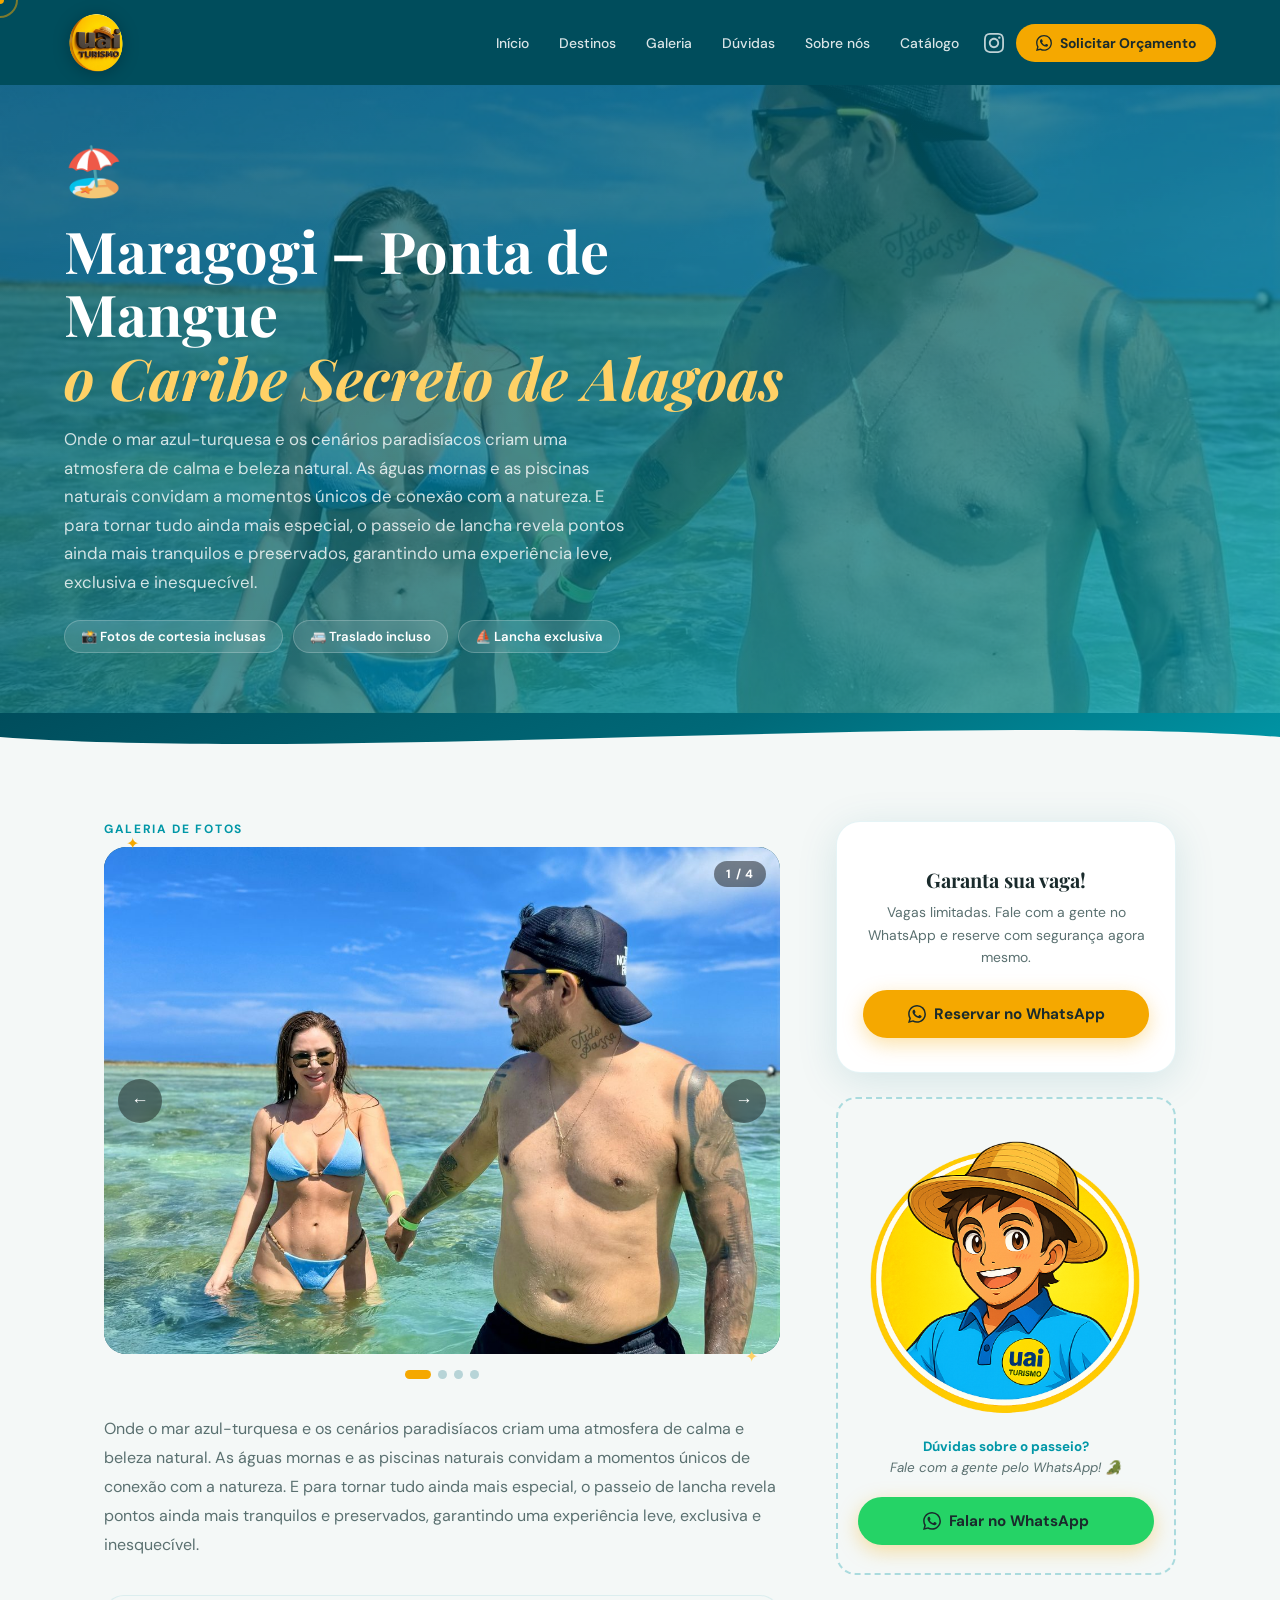
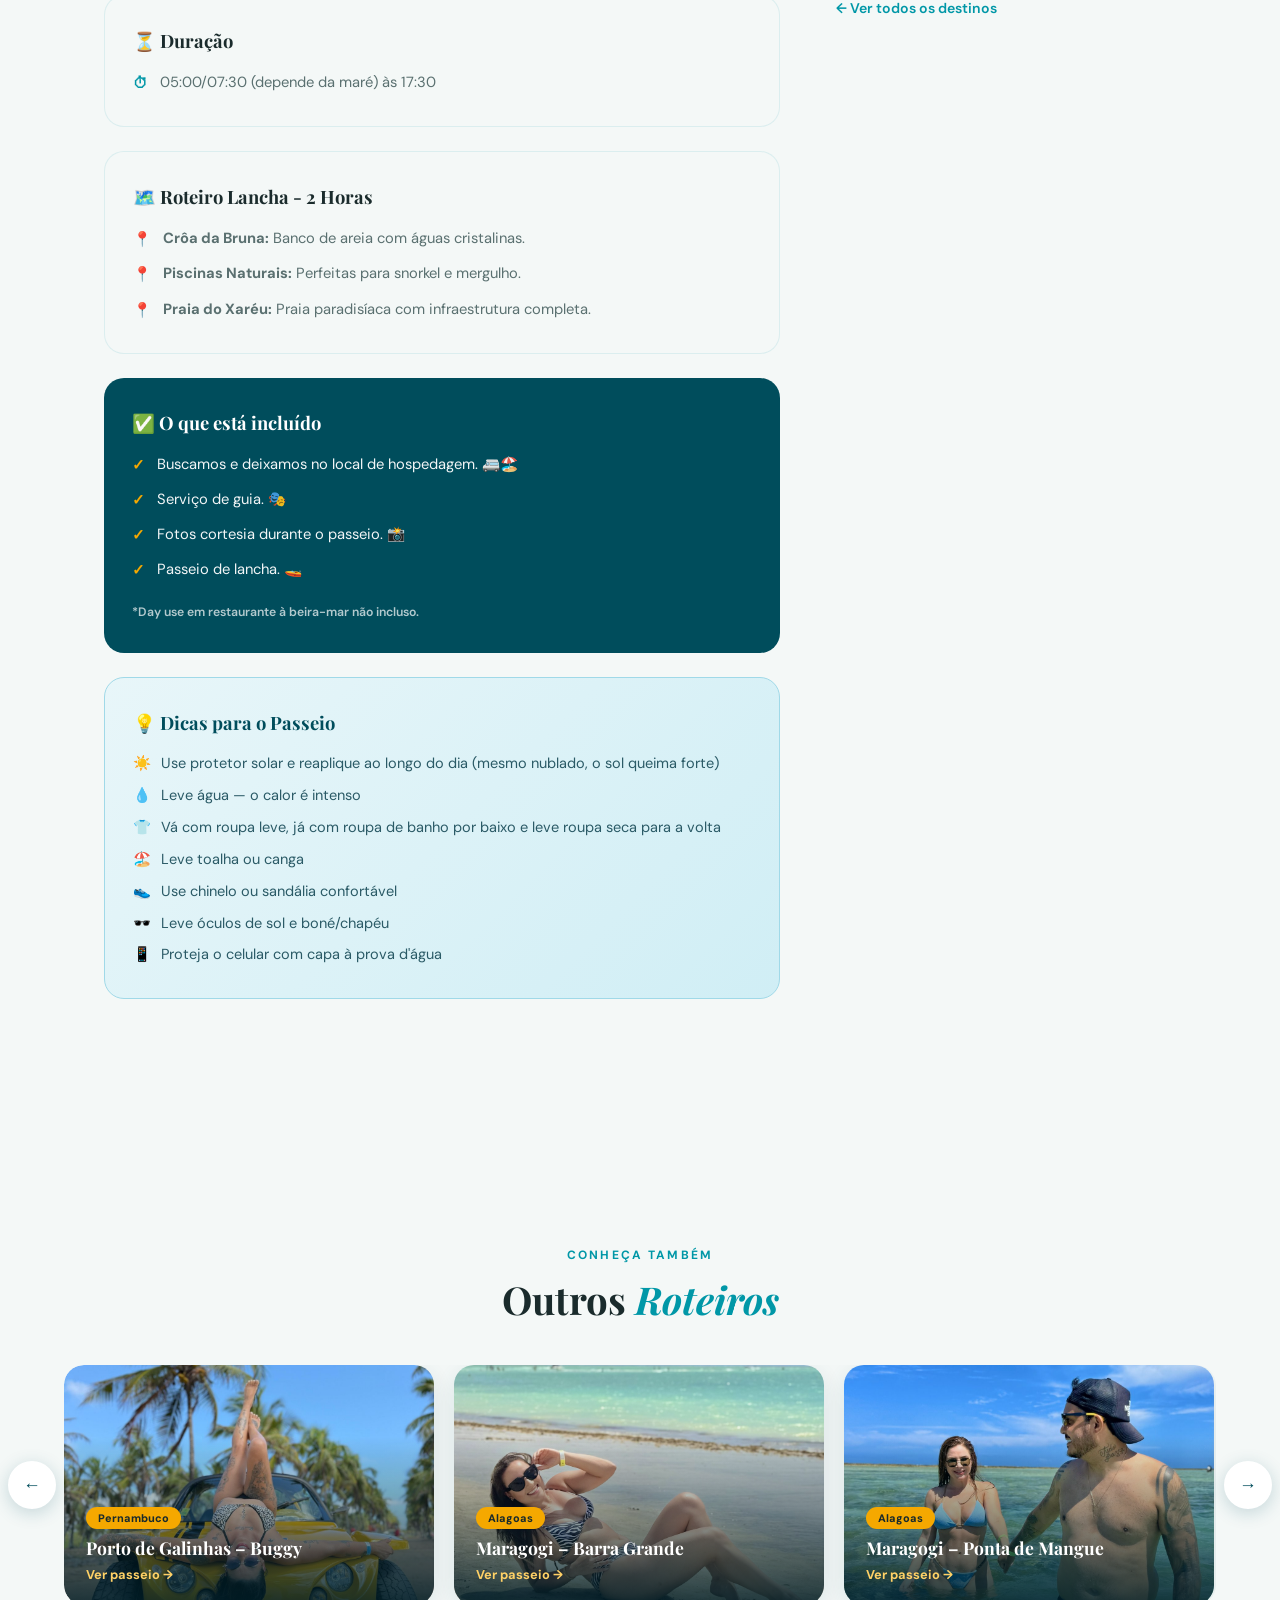
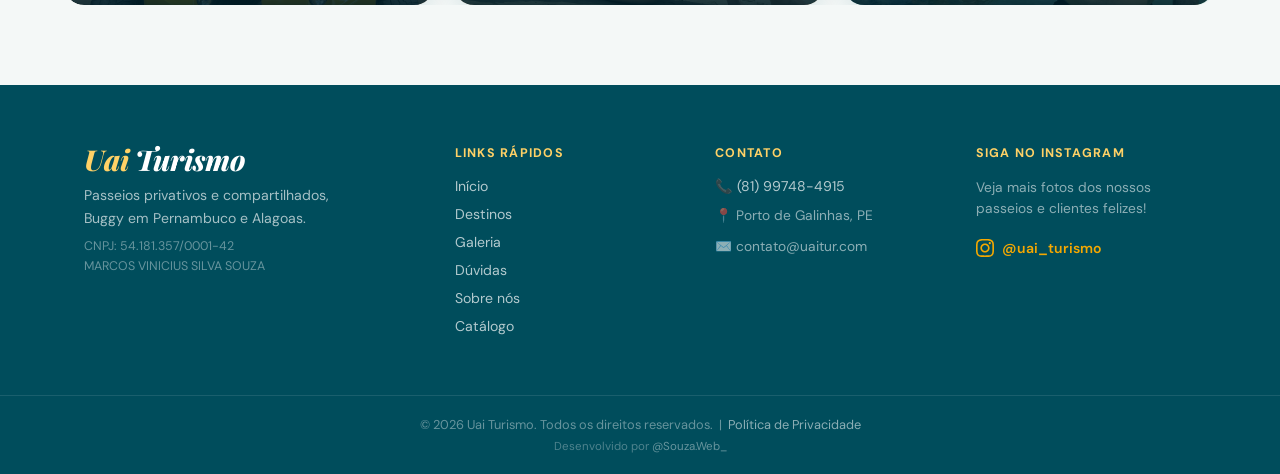
<file: passeio-maragogi-ponta-de-mangue.html>
<!DOCTYPE html>
<html lang="pt-BR">

<head>
  <meta charset="UTF-8" />
  <meta name="viewport" content="width=device-width, initial-scale=1.0" />
  <title>Maragogi – Ponta de Mangue (AL) – Uai Turismo</title>
    <!-- Favicon -->
    <link rel="icon" type="image/png" href="foto/logoo.png">
    <link rel="apple-touch-icon" href="foto/logoo.png">

  <meta name="description" content="Passeio de lancha para as piscinas naturais de Ponta de Mangue em Maragogi — o Caribe Brasileiro. Traslado incluso, fotos de cortesia e guiamento completo.">
  <link
    href="https://fonts.googleapis.com/css2?family=Playfair+Display:ital,wght@0,700;0,900;1,700&family=DM+Sans:wght@300;400;500;600;700&display=swap"
    rel="stylesheet" />
  <link rel="stylesheet" href="style.css" />
  <link rel="stylesheet" href="style-upgrade.css" />
  <style>
    /* CURSOR */
    * { cursor: none !important; }
    @media(pointer:coarse) { * { cursor: auto !important; } }
    #cursor-dot, #cursor-ring {
      position: fixed; top: 0; left: 0; border-radius: 50%;
      pointer-events: none; z-index: 99999; transform: translate(-50%, -50%);
      transition-property: opacity, background, border-color, transform;
      transition-timing-function: ease;
    }
    #cursor-dot { width: 8px; height: 8px; background: var(--amber); transition-duration: .08s; }
    #cursor-ring { width: 36px; height: 36px; border: 2px solid rgba(245,168,0,.5); background: transparent; transition-duration: .18s; }

    /* HERO */
    .ph {
      min-height: 72vh;
      background: linear-gradient(155deg, var(--teal-deeper) 0%, #006978 55%, #0097a7 100%);
      display: flex; align-items: flex-end; padding: 140px 5% 60px;
      position: relative; overflow: hidden;
    }
    .ph::before {
      content: ''; position: absolute; inset: 0;
      background: url('foto/Maragogi - Ponta de Mangue/image-8.jpeg') center/cover no-repeat;
      opacity: .28; z-index: 0;
    }
    .phc { position: relative; z-index: 1; max-width: 720px; color: white; }
    .ph-emoji { font-size: 3rem; display: block; margin-bottom: 16px; }
    .phc h1 { font-family: 'Playfair Display', serif; font-size: clamp(2rem,5vw,3.6rem); line-height: 1.1; margin-bottom: 16px; }
    .phc h1 span { color: var(--amber-light); font-style: italic; }
    .ph-sub { font-size: 1.05rem; color: rgba(255,255,255,.80); line-height: 1.7; max-width: 560px; margin-bottom: 24px; }
    .ph-badges { display: flex; flex-wrap: wrap; gap: 10px; }
    .ph-badge { background: rgba(255,255,255,.12); border: 1px solid rgba(255,255,255,.22); color: white; padding: 7px 16px; border-radius: 50px; font-size: .82rem; font-weight: 600; backdrop-filter: blur(8px); }

    .pwav { line-height: 0; background: linear-gradient(155deg, var(--teal-deeper) 0%, #006978 55%, #0097a7 100%); }
    .pwav svg { width:100%; height:48px; display:block; }

    /* BODY */
    .pbody {
      max-width: 1200px; margin: 0 auto; padding: 60px 5%;
      display: grid; grid-template-columns: 1fr 340px; gap: 56px;
    }
    @media(max-width:900px) { .pbody { grid-template-columns:1fr; } }

    /* CARROSSEL */
    .pcwrap { margin-bottom: 36px; }
    .pclabel { font-size:.75rem; font-weight:700; letter-spacing:.14em; text-transform:uppercase; color:var(--teal); margin-bottom:10px; }
    .pcframe { position:relative; }
    .pcframe::before, .pcframe::after { content:'✦'; position:absolute; font-size:1rem; color:var(--amber); z-index:10; line-height:1; }
    .pcframe::before { top:-11px; left:22px; }
    .pcframe::after { bottom:-11px; right:22px; color:var(--amber-light); }
    .pc { position:relative; border-radius:22px; overflow:hidden; background:var(--teal-deeper); aspect-ratio:4/3; }
    .pctrack { display:flex; height:100%; transition:transform .65s cubic-bezier(.4,0,.2,1); will-change:transform; }
    .pcs { flex:0 0 100%; min-width:100%; height:100%; overflow:hidden; }
    .pcs img { width:100%; height:100%; object-fit:cover; display:block; transition:transform .7s ease; }
    .pcs:hover img { transform:scale(1.04); }
    .pcprev, .pcnext { position:absolute; top:50%; transform:translateY(-50%); width:44px; height:44px; border-radius:50%; border:none; background:rgba(0,0,0,.42); color:white; font-size:1.1rem; cursor:pointer; z-index:5; display:flex; align-items:center; justify-content:center; transition:background .25s,transform .25s; backdrop-filter:blur(8px); }
    .pcprev { left:14px; }
    .pcnext { right:14px; }
    .pcprev:hover, .pcnext:hover { background:var(--amber); color:var(--text); transform:translateY(-50%) scale(1.1); }
    .pccount { position:absolute; top:14px; right:14px; background:rgba(0,0,0,.45); backdrop-filter:blur(8px); color:white; font-size:.75rem; font-weight:700; padding:5px 12px; border-radius:50px; z-index:5; letter-spacing:.06em; }
    .pccap { position:absolute; bottom:0; left:0; right:0; padding:40px 20px 16px; background:linear-gradient(transparent,rgba(0,20,30,.75)); color:white; font-size:.82rem; font-weight:600; opacity:0; transition:opacity .3s; z-index:5; pointer-events:none; }
    .pc:hover .pccap { opacity:1; }
    .pcdots { display:flex; justify-content:center; align-items:center; gap:7px; margin-top:16px; }
    .pcd { width:9px; height:9px; border-radius:50%; background:rgba(0,105,120,.25); border:none; cursor:pointer; transition:all .3s; padding:0; }
    .pcd.active { background:var(--amber); width:26px; border-radius:5px; }
    .pcd:hover { background:var(--teal); }

    /* ROTEIRO */
    .roteiro-box { background: linear-gradient(135deg,rgba(0,151,167,.08),rgba(0,77,92,.06)); border:1px solid rgba(0,151,167,.15); border-radius:20px; padding:28px; margin-bottom:24px; }
    .roteiro-box h3 { font-family:'Playfair Display',serif; font-size:1.05rem; color:var(--text); margin-bottom:16px; display:flex; align-items:center; gap:8px; }
    .roteiro-tag { display:inline-flex; align-items:center; gap:6px; background:var(--teal); color:white; font-size:.78rem; font-weight:700; padding:4px 12px; border-radius:50px; margin-left:auto; }
    .roteiro-steps { list-style:none; display:flex; flex-direction:column; gap:12px; }
    .roteiro-steps li { display:flex; align-items:flex-start; gap:12px; font-size:.9rem; color:var(--text-muted); }
    .rstep { width:28px; height:28px; background:var(--teal); color:white; border-radius:50%; display:flex; align-items:center; justify-content:center; font-size:.75rem; font-weight:700; flex-shrink:0; }

    /* CONTEÚDO */
    .pdesc { font-size:1rem; color:var(--text-muted); line-height:1.8; margin-bottom:36px; }
    .pdesc p+p { margin-top:16px; }
    .pinc { background:var(--off-white); border-radius:20px; padding:32px 28px; margin-bottom:24px; border:1px solid rgba(0,151,167,.10); }
    .pinc h3 { font-family:'Playfair Display',serif; font-size:1.15rem; color:var(--text); margin-bottom:18px; }
    .pinc ul { list-style:none; display:flex; flex-direction:column; gap:12px; }
    .pinc li { display:flex; align-items:flex-start; gap:12px; font-size:.92rem; color:var(--text-muted); line-height:1.5; }
    .ii { color:var(--teal); font-weight:800; flex-shrink:0; margin-top:1px; }
    .ptips { background:linear-gradient(135deg,var(--teal-deeper),var(--teal)); border-radius:20px; padding:32px 28px; color:white; }
    .ptips h3 { font-family:'Playfair Display',serif; font-size:1.15rem; margin-bottom:16px; }
    .ptips ul { list-style:none; display:flex; flex-direction:column; gap:10px; }
    .ptips li { font-size:.9rem; color:rgba(255,255,255,.85); line-height:1.55; }

    /* SIDEBAR */
    .psidebar { display:flex; flex-direction:column; gap:24px; }
    .ctacard { background:white; border-radius:24px; padding:34px 26px; box-shadow:0 8px 40px rgba(0,105,120,.13); border:1px solid rgba(0,151,167,.10); text-align:center; }
    .ctacard-em { font-size:2.4rem; margin-bottom:10px; }
    .ctacard h4 { font-family:'Playfair Display',serif; font-size:1.25rem; color:var(--text); margin-bottom:8px; }
    .ctacard p { font-size:.87rem; color:var(--text-muted); margin-bottom:22px; line-height:1.6; }
    .ctacard .btn-primary { width:100%; justify-content:center; }
    .mascote-box { background:var(--off-white); border-radius:20px; border:2px dashed rgba(0,151,167,.30); padding:28px 20px; text-align:center; display:flex; flex-direction:column; align-items:center; gap:14px; }
    .mascote-box p { font-size:.84rem; color:var(--text-muted); line-height:1.55; font-style:italic; }
    .mascote-box strong { color:var(--teal); font-style:normal; }
    .back-link { display:inline-flex; align-items:center; gap:8px; color:var(--teal); font-weight:600; font-size:.88rem; transition:.3s; }
    .back-link:hover { color:var(--teal-dark); }

    /* OUTROS */
    .outros-sec { background:var(--off-white); padding:80px 5%; }
    .outros-hd { text-align:center; margin-bottom:36px; }
    .outros-grid { max-width:1100px; margin:0 auto; display:grid; grid-template-columns:repeat(3,1fr); gap:20px; }
    @media(max-width:768px) { .outros-grid { grid-template-columns:1fr; } }
    .outro-card { border-radius:20px; overflow:hidden; position:relative; height:230px; cursor:pointer; }
    .outro-card img { width:100%; height:100%; object-fit:cover; transition:transform .5s; display:block; }
    .outro-card:hover img { transform:scale(1.07); }
    .outro-overlay { position:absolute; inset:0; background:linear-gradient(180deg,transparent 35%,rgba(0,40,50,.90)); display:flex; flex-direction:column; justify-content:flex-end; padding:22px; color:white; }
    .outro-overlay h4 { font-family:'Playfair Display',serif; font-size:1.1rem; margin-bottom:5px; }
    .outro-overlay a { font-size:.8rem; color:var(--amber-light); font-weight:700; transition:.2s; }
    .outro-overlay a:hover { color:white; }

    /* FOOTER LOGO */
    .fl-wrap { display:flex; align-items:center; gap:8px; margin-bottom:12px; }
    .fl-wrap img { height:42px; border-radius:7px; }

    @media(max-width:600px) {
      .ph { padding:100px 5% 60px; }
      .pcprev, .pcnext { width:36px; height:36px; font-size:.9rem; }
    }

    <style id="nav-mobile-fix">@media (max-width: 768px) {
      #navMenu {
        display: flex !important; position: fixed !important; top: 0 !important;
        left: 0 !important; right: 0 !important; bottom: 0 !important;
        width: 100% !important; height: 100% !important; z-index: 99990 !important;
        background: var(--teal-deeper) !important; flex-direction: column !important;
        align-items: center !important; justify-content: center !important;
        gap: 8px !important; transform: none !important;
        opacity: 0; visibility: hidden; pointer-events: none;
        transition: opacity 0.35s ease, visibility 0.35s ease;
      }
      #navMenu.open { opacity: 1 !important; visibility: visible !important; pointer-events: all !important; }
      #navMenu li { width: 100%; text-align: center; }
      #navMenu li a { display: block; font-size: 1.2rem !important; padding: 14px 24px !important; color: white !important; border-radius: 12px; transition: background 0.2s ease; }
      #navMenu li a:hover { background: rgba(255,255,255,0.10); }
      #navMenu .nav-cta { background: var(--amber) !important; color: var(--text) !important; border-radius: 50px !important; font-weight: 700 !important; margin-top: 8px; display: inline-flex !important; width: auto !important; padding: 12px 28px !important; }
      .nav-toggle { z-index: 99995 !important; position: relative; }
      #nav { z-index: 99992 !important; }
    }

    @media(max-width:600px) {
      .pinc li { flex-direction: column; gap: 4px; }
      .pinc li .ii { margin-top: 0; }
      .pbody { padding: 36px 4%; }
      .pinc { padding: 22px 18px; }
    }
  </style>

  </style>

    <style>
        .floating-wpp {
            position: fixed;
            bottom: 24px;
            left: 24px;
            width: 60px;
            height: 60px;
            background-color: #25D366;
            color: white;
            border-radius: 50%;
            display: flex;
            align-items: center;
            justify-content: center;
            font-size: 32px;
            box-shadow: 0 4px 14px rgba(37, 211, 102, 0.4);
            z-index: 1000;
            transition: transform 0.3s ease;
        }
        .floating-wpp:hover {
            transform: scale(1.1);
        }
        @media (max-width: 480px) {
            .floating-wpp {
                bottom: 16px;
                left: 16px;
                width: 50px;
                height: 50px;
            }
            .floating-wpp svg { padding: 4px; }
        }
    </style>
    

    <meta property="og:image" content="https://www.uaitur.com/foto/Logo%20_uai%20TURISMO_%20na%20Praia%20Tropical.png">
    <meta property="og:image:width" content="400">
    <meta property="og:image:height" content="400">
    <meta name="twitter:card" content="summary">
    <meta name="twitter:image" content="https://www.uaitur.com/foto/Logo%20_uai%20TURISMO_%20na%20Praia%20Tropical.png">

    <!-- Meta Pixel Code -->
    <script>
    !function(f,b,e,v,n,t,s)
    {if(f.fbq)return;n=f.fbq=function(){n.callMethod?
    n.callMethod.apply(n,arguments):n.queue.push(arguments)};
    if(!f._fbq)f._fbq=n;n.push=n;n.loaded=!0;n.version='2.0';
    n.queue=[];t=b.createElement(e);t.async=!0;
    t.src=v;s=b.getElementsByTagName(e)[0];
    s.parentNode.insertBefore(t,s)}(window, document,'script',
    'https://connect.facebook.net/en_US/fbevents.js');
    fbq('init', '1936582633666731');
    fbq('track', 'PageView');
    </script>
    <noscript><img height="1" width="1" style="display:none"
    src="https://www.facebook.com/tr?id=1936582633666731&ev=PageView&noscript=1"
    /></noscript>
    <!-- End Meta Pixel Code -->

</head>

<body>
  <div id="cursor-dot"></div>
  <div id="cursor-ring"></div>

  <!-- NAV -->
  <nav id="nav">
    <a class="nav-logo" href="index.html">
      <img src="foto/logoo.png" alt="Uai Turismo" class="nav-logo-img">
    </a>
    <button class="nav-toggle" id="navToggle" aria-label="Abrir menu"><span></span><span></span><span></span></button>
        <ul id="navMenu">
      <li><a href="index.html#hero">Início</a></li>
      <li><a href="index.html#destinos">Destinos</a></li>
      <li><a href="index.html#galeria">Galeria</a></li>
      <li><a href="index.html#faq">Dúvidas</a></li>
      <li><a href="quem-somos.html">Sobre nós</a></li>
      <li><a href="https://uaiturismo.surishop.ai/catalog" target="_blank">Catálogo</a></li>
      <li><a href="https://www.instagram.com/uai_turismo/" target="_blank" aria-label="Instagram" title="@uai_turismo" style="display:flex;align-items:center;padding:4px 8px;color:rgba(255,255,255,.75);transition:color .2s" onmouseover="this.style.color='#FFD166'" onmouseout="this.style.color='rgba(255,255,255,.75)'"><svg width="20" height="20" viewBox="0 0 24 24" fill="currentColor" style="vertical-align:middle"><path d="M12 2.163c3.204 0 3.584.012 4.85.07 3.252.148 4.771 1.691 4.919 4.919.058 1.265.069 1.645.069 4.849 0 3.205-.012 3.584-.069 4.849-.149 3.225-1.664 4.771-4.919 4.919-1.266.058-1.644.07-4.85.07-3.204 0-3.584-.012-4.849-.07-3.26-.149-4.771-1.699-4.919-4.92-.058-1.265-.07-1.644-.07-4.849 0-3.204.013-3.583.07-4.849.149-3.227 1.664-4.771 4.919-4.919 1.266-.057 1.645-.069 4.849-.069zm0-2.163c-3.259 0-3.667.014-4.947.072-4.358.2-6.78 2.618-6.98 6.98-.059 1.281-.073 1.689-.073 4.948 0 3.259.014 3.668.072 4.948.2 4.358 2.618 6.78 6.98 6.98 1.281.058 1.689.072 4.948.072 3.259 0 3.668-.014 4.948-.072 4.354-.2 6.782-2.618 6.979-6.98.059-1.28.073-1.689.073-4.948 0-3.259-.014-3.667-.072-4.947-.196-4.354-2.617-6.78-6.979-6.98-1.281-.059-1.69-.073-4.949-.073zm0 5.838c-3.403 0-6.162 2.759-6.162 6.162s2.759 6.163 6.162 6.163 6.162-2.759 6.162-6.163c0-3.403-2.759-6.162-6.162-6.162zm0 10.162c-2.209 0-4-1.79-4-4 0-2.209 1.791-4 4-4s4 1.791 4 4c0 2.21-1.791 4-4 4zm6.406-11.845c-.796 0-1.441.645-1.441 1.44s.645 1.44 1.441 1.44c.795 0 1.439-.645 1.439-1.44s-.644-1.44-1.439-1.44z"/></svg></a></li>
      <li><a href="https://wa.me/5581997484915?text=Olá%2C%20vim%20pelo%20site%20e%20gostaria%20de%20saber%20mais" class="nav-cta" target="_blank"><svg width="16" height="16" viewBox="0 0 24 24" fill="currentColor"><path d="M17.472 14.382c-.297-.149-1.758-.867-2.03-.967-.273-.099-.471-.148-.67.15-.197.297-.767.966-.94 1.164-.173.199-.347.223-.644.075-.297-.15-1.255-.463-2.39-1.475-.883-.788-1.48-1.761-1.653-2.059-.173-.297-.018-.458.13-.606.134-.133.298-.347.446-.52.149-.174.198-.298.298-.497.099-.198.05-.371-.025-.52-.075-.149-.669-1.612-.916-2.207-.242-.579-.487-.5-.669-.51-.173-.008-.371-.01-.57-.01-.198 0-.52.074-.792.372-.272.297-1.04 1.016-1.04 2.479 0 1.462 1.065 2.875 1.213 3.074.149.198 2.096 3.2 5.077 4.487.709.306 1.262.489 1.694.625.712.227 1.36.195 1.871.118.571-.085 1.758-.719 2.006-1.413.248-.694.248-1.289.173-1.413-.074-.124-.272-.198-.57-.347m-5.421 7.403h-.004a9.87 9.87 0 01-5.031-1.378l-.361-.214-3.741.982.998-3.648-.235-.374a9.86 9.86 0 01-1.51-5.26c.001-5.45 4.436-9.884 9.888-9.884 2.64 0 5.122 1.03 6.988 2.898a9.825 9.825 0 012.893 6.994c-.003 5.45-4.437 9.884-9.885 9.884m8.413-18.297A11.815 11.815 0 0012.05 0C5.495 0 .16 5.335.157 11.892c0 2.096.547 4.142 1.588 5.945L.057 24l6.305-1.654a11.882 11.882 0 005.683 1.448h.005c6.554 0 11.89-5.335 11.893-11.893a11.821 11.821 0 00-3.48-8.413Z" /></svg> Solicitar Orçamento</a></li>
    </ul>
  </nav>

  <!-- HERO -->
  <section class="ph">
    <div class="phc">
      <span class="ph-emoji">🏖️</span>
      <h1>Maragogi – Ponta de Mangue<br><span>o Caribe Secreto de Alagoas</span></h1>
      <p class="ph-sub">Onde o mar azul-turquesa e os cenários paradisíacos criam uma atmosfera de calma e beleza natural. As águas mornas e as piscinas naturais convidam a momentos únicos de conexão com a natureza. E para tornar tudo ainda mais especial, o passeio de lancha revela pontos ainda mais tranquilos e preservados, garantindo uma experiência leve, exclusiva e inesquecível.</p>
      <div class="ph-badges">
        <span class="ph-badge">📸 Fotos de cortesia inclusas</span>
        <span class="ph-badge">🚐 Traslado incluso</span>
        <span class="ph-badge">⛵ Lancha exclusiva</span>
      </div>
    </div>
  </section>

  <div class="pwav"><svg viewBox="0 0 1440 48" xmlns="http://www.w3.org/2000/svg" preserveAspectRatio="none">
      <path d="M0,24 C360,48 1080,0 1440,24 L1440,48 L0,48 Z" fill="#f4f8f7" />
    </svg></div>

  <!-- CORPO -->
  <div style="background:var(--off-white);padding-bottom:80px;">
    <div class="pbody">

      <!-- Coluna principal -->
      <div>

        <!-- CARROSSEL -->
        <div class="pcwrap">
          <p class="pclabel">Galeria de fotos</p>
          <div class="pcframe">
            <div class="pc" id="pc-ponta-mangue">
              <div class="pctrack" id="pct-ponta-mangue">
                <div class="pcs">
                  <img src="foto/Maragogi - Ponta de Mangue/image-8.jpeg" alt="Maragogi Ponta de Mangue foto 1" loading="lazy">
                </div>
                <div class="pcs">
                  <img src="foto/Maragogi - Ponta de Mangue/image-10.jpeg" alt="Maragogi Ponta de Mangue foto 2" loading="lazy">
                </div>
                <div class="pcs">
                  <img src="foto/Maragogi - Ponta de Mangue/image-17.jpeg" alt="Maragogi Ponta de Mangue foto 3" loading="lazy">
                </div>
                <div class="pcs">
                  <img src="foto/Maragogi - Ponta de Mangue/image-4.jpeg" alt="Maragogi Ponta de Mangue foto 4" loading="lazy">
                </div>
              </div>
              <button class="pcprev" id="pcp-ponta-mangue" aria-label="Anterior">&#8592;</button>
              <button class="pcnext" id="pcn-ponta-mangue" aria-label="Próxima">&#8594;</button>
              <div class="pccount" id="pcc-ponta-mangue">1 / 4</div>
              <div class="pccap">📍 Ponta de Mangue – Maragogi</div>
            </div>
          </div>
          <div class="pcdots" id="pcd-ponta-mangue"><button class="pcd active" data-i="0" aria-label="Foto 1"></button><button class="pcd" data-i="1" aria-label="Foto 2"></button><button class="pcd" data-i="2" aria-label="Foto 3"></button><button class="pcd" data-i="3" aria-label="Foto 4"></button></div>
        </div>

        <!-- DESC -->
        <div class="pdesc">
          <p>Onde o mar azul-turquesa e os cenários paradisíacos criam uma atmosfera de calma e beleza natural. As águas mornas e as piscinas naturais convidam a momentos únicos de conexão com a natureza. E para tornar tudo ainda mais especial, o passeio de lancha revela pontos ainda mais tranquilos e preservados, garantindo uma experiência leve, exclusiva e inesquecível.</p>
        </div>

                <!-- DURACAO -->
        <div class="pinc" style="margin-bottom:24px;">
          <h3>⏳ Duração</h3>
          <ul>
            <li><span class="ii">⏱</span><span>05:00/07:30 (depende da maré) às 17:30</span></li>
          </ul>
        </div>
        <!-- ROTEIRO -->
        <div class="pinc" style="margin-bottom:24px;">
          <h3>🗺️ Roteiro Lancha - 2 Horas</h3>
          <ul>
            <li><span class="ii">📍</span><span><strong>Crôa da Bruna:</strong> Banco de areia com águas cristalinas.</span></li>
            <li><span class="ii">📍</span><span><strong>Piscinas Naturais:</strong> Perfeitas para snorkel e mergulho.</span></li>
            <li><span class="ii">📍</span><span><strong>Praia do Xaréu:</strong> Praia paradisíaca com infraestrutura completa.</span></li>
          </ul>
        </div>
        <!-- INCLUSO -->
        <div class="pinc p-incluso">
          <h3>✅ O que está incluído</h3>
          <ul>
            <li><span class="ii">✓</span><span>Buscamos e deixamos no local de hospedagem. 🚐🏖️</span></li>
            <li><span class="ii">✓</span><span>Serviço de guia. 🎭</span></li>
            <li><span class="ii">✓</span><span>Fotos cortesia durante o passeio. 📸</span></li>
            <li><span class="ii">✓</span><span>Passeio de lancha. 🚤</span></li>
            <li style="margin-top:10px;"><small style="color:var(--text-muted);font-weight:600;">*Day use em restaurante à beira-mar não incluso.</small></li>
          </ul>
        </div>


        <!-- DICAS PARA O PASSEIO -->
        <div class="pinc" style="background: linear-gradient(135deg, #e8f6f9 0%, #d0eef5 100%); border: 1px solid #a0d9e8; border-radius: 20px; padding: 32px 28px; margin-bottom: 24px;">
          <h3 style="font-family: 'Playfair Display', serif; font-size: 1.15rem; color: #004D5C; margin-bottom: 18px;">💡 Dicas para o Passeio</h3>
          <ul style="list-style: none; display: flex; flex-direction: column; gap: 10px;">
            <li style="display: flex; align-items: flex-start; gap: 10px; font-size: .91rem; color: #2a5a66;"><span style="flex-shrink:0;">☀️</span> Use protetor solar e reaplique ao longo do dia (mesmo nublado, o sol queima forte)</li>
            <li style="display: flex; align-items: flex-start; gap: 10px; font-size: .91rem; color: #2a5a66;"><span style="flex-shrink:0;">💧</span> Leve água — o calor é intenso</li>
            <li style="display: flex; align-items: flex-start; gap: 10px; font-size: .91rem; color: #2a5a66;"><span style="flex-shrink:0;">👕</span> Vá com roupa leve, já com roupa de banho por baixo e leve roupa seca para a volta</li>
            <li style="display: flex; align-items: flex-start; gap: 10px; font-size: .91rem; color: #2a5a66;"><span style="flex-shrink:0;">🏖️</span> Leve toalha ou canga</li>
            <li style="display: flex; align-items: flex-start; gap: 10px; font-size: .91rem; color: #2a5a66;"><span style="flex-shrink:0;">👟</span> Use chinelo ou sandália confortável</li>
            <li style="display: flex; align-items: flex-start; gap: 10px; font-size: .91rem; color: #2a5a66;"><span style="flex-shrink:0;">🕶️</span> Leve óculos de sol e boné/chapéu</li>
            <li style="display: flex; align-items: flex-start; gap: 10px; font-size: .91rem; color: #2a5a66;"><span style="flex-shrink:0;">📱</span> Proteja o celular com capa à prova d'água</li>
          </ul>
        </div>
        <!-- DICAS -->
        
      </div>

      <!-- SIDEBAR -->
      <div class="psidebar">

        <div class="ctacard">
          <div class="ctacard-em"></div>
          <h4>Garanta sua vaga!</h4>
          <p>Vagas limitadas. Fale com a gente no WhatsApp e reserve com segurança agora mesmo.</p>
          <a href="https://wa.me/5581997484915?text=Ol%C3%A1%2C+vim+pelo+site+e+gostaria+de+saber+mais+sobre+o+passeio+Maragogi+Ponta+de+Mangue"
            class="btn-primary" target="_blank">
            <svg width="18" height="18" viewBox="0 0 24 24" fill="currentColor"><path d="M17.472 14.382c-.297-.149-1.758-.867-2.03-.967-.273-.099-.471-.148-.67.15-.197.297-.767.966-.94 1.164-.173.199-.347.223-.644.075-.297-.15-1.255-.463-2.39-1.475-.883-.788-1.48-1.761-1.653-2.059-.173-.297-.018-.458.13-.606.134-.133.298-.347.446-.52.149-.174.198-.298.298-.497.099-.198.05-.371-.025-.52-.075-.149-.669-1.612-.916-2.207-.242-.579-.487-.5-.669-.51-.173-.008-.371-.01-.57-.01-.198 0-.52.074-.792.372-.272.297-1.04 1.016-1.04 2.479 0 1.462 1.065 2.875 1.213 3.074.149.198 2.096 3.2 5.077 4.487.709.306 1.262.489 1.694.625.712.227 1.36.195 1.871.118.571-.085 1.758-.719 2.006-1.413.248-.694.248-1.289.173-1.413-.074-.124-.272-.198-.57-.347m-5.421 7.403h-.004a9.87 9.87 0 01-5.031-1.378l-.361-.214-3.741.982.998-3.648-.235-.374a9.86 9.86 0 01-1.51-5.26c.001-5.45 4.436-9.884 9.888-9.884 2.64 0 5.122 1.03 6.988 2.898a9.825 9.825 0 012.893 6.994c-.003 5.45-4.437 9.884-9.885 9.884m8.413-18.297A11.815 11.815 0 0012.05 0C5.495 0 .16 5.335.157 11.892c0 2.096.547 4.142 1.588 5.945L.057 24l6.305-1.654a11.882 11.882 0 005.683 1.448h.005c6.554 0 11.89-5.335 11.893-11.893a11.821 11.821 0 00-3.48-8.413Z" /></svg> Reservar no WhatsApp
          </a>
        </div>

        <div class="mascote-box">
          <img loading="lazy" src="foto/Mascote Uai Chatbot.png" alt="Mascote Uai Turismo"
            style="width:100%;border-radius:16px;display:block;">
          <p><strong>Dúvidas sobre o passeio?</strong><br>Fale com a gente pelo WhatsApp! 🐊</p>
<a href="https://wa.me/5581997484915?text=Ol%C3%A1%21+vim+pelo+site+e+tenho+uma+duvida%21" class="btn-primary" target="_blank" style="width:100%;justify-content:center;background:#25D366;border-color:#25D366;margin-top:4px;">
            <svg width="18" height="18" viewBox="0 0 24 24" fill="currentColor"><path d="M17.472 14.382c-.297-.149-1.758-.867-2.03-.967-.273-.099-.471-.148-.67.15-.197.297-.767.966-.94 1.164-.173.199-.347.223-.644.075-.297-.15-1.255-.463-2.39-1.475-.883-.788-1.48-1.761-1.653-2.059-.173-.297-.018-.458.13-.606.134-.133.298-.347.446-.52.149-.174.198-.298.298-.497.099-.198.05-.371-.025-.52-.075-.149-.669-1.612-.916-2.207-.242-.579-.487-.5-.669-.51-.173-.008-.371-.01-.57-.01-.198 0-.52.074-.792.372-.272.297-1.04 1.016-1.04 2.479 0 1.462 1.065 2.875 1.213 3.074.149.198 2.096 3.2 5.077 4.487.709.306 1.262.489 1.694.625.712.227 1.36.195 1.871.118.571-.085 1.758-.719 2.006-1.413.248-.694.248-1.289.173-1.413-.074-.124-.272-.198-.57-.347m-5.421 7.403h-.004a9.87 9.87 0 01-5.031-1.378l-.361-.214-3.741.982.998-3.648-.235-.374a9.86 9.86 0 01-1.51-5.26c.001-5.45 4.436-9.884 9.888-9.884 2.64 0 5.122 1.03 6.988 2.898a9.825 9.825 0 012.893 6.994c-.003 5.45-4.437 9.884-9.885 9.884m8.413-18.297A11.815 11.815 0 0012.05 0C5.495 0 .16 5.335.157 11.892c0 2.096.547 4.142 1.588 5.945L.057 24l6.305-1.654a11.882 11.882 0 005.683 1.448h.005c6.554 0 11.89-5.335 11.893-11.893a11.821 11.821 0 00-3.48-8.413Z" /></svg> Falar no WhatsApp
          </a>
        </div>

        <button onclick="(function(){var d=['passeio-porto-de-galinhas.html','passeio-maragogi.html','passeio-maragogi-ponta-de-mangue.html','passeio-carneiros.html','passeio-cabo-santo-agostinho.html','passeio-ilha-santo-aleixo.html','passeio-milagres.html','passeio-city-tour.html'];var cur=window.location.pathname.split('/').pop();var opts=d.filter(function(x){return x!==cur;});window.location.href=opts[Math.floor(Math.random()*opts.length)];})();" class="back-link" style="background:none;border:none;cursor:pointer;padding:0;font-family:inherit;">← Ver todos os destinos</a>
      </div>

    </div>
  </div>

  <!-- OUTROS ROTEIROS -->

  <!-- OUTROS ROTEIROS - Carrossel -->
  <section class="rc-section">
    <div class="rc-hd">
      <p class="section-label">Conheça também</p>
      <h2 style="font-family:'Playfair Display',serif;font-size:clamp(1.8rem,3vw,2.6rem);color:var(--text)">Outros <span style="color:var(--teal);font-style:italic">Roteiros</span></h2>
    </div>
    <div class="rc-outer" id="rc-outer">
      <button class="rc-prev-btn" id="rc-prev" aria-label="Anterior">&#8592;</button>
      <div class="rc-viewport">
        <div class="rc-track" id="rc-track">
          <div class="rc-card"><img src="foto/Passeio Buggy - Porto de Galinhas/image-8.jpeg" alt="Porto de Galinhas" loading="lazy"><div class="rc-overlay"><span class="rc-tag">Pernambuco</span><h4>Porto de Galinhas – Buggy</h4><a href="passeio-porto-de-galinhas.html">Ver passeio &rarr;</a></div></div>
          <div class="rc-card"><img src="foto/Maragogi - Barra Grande/Foto Capa passeio, galeria - Maragogi Barra Grande.jpeg" alt="Maragogi – Barra Grande" loading="lazy"><div class="rc-overlay"><span class="rc-tag">Alagoas</span><h4>Maragogi – Barra Grande</h4><a href="passeio-maragogi.html">Ver passeio &rarr;</a></div></div>
          <div class="rc-card"><img src="foto/Maragogi - Ponta de Mangue/image-8.jpeg" alt="Maragogi – Ponta de Mangue" loading="lazy"><div class="rc-overlay"><span class="rc-tag">Alagoas</span><h4>Maragogi – Ponta de Mangue</h4><a href="passeio-maragogi-ponta-de-mangue.html">Ver passeio &rarr;</a></div></div>
          <div class="rc-card"><img src="foto/carneiros/Foto capa passeio, galeria - Carneiros.jpeg" alt="Praia dos Carneiros" loading="lazy"><div class="rc-overlay"><span class="rc-tag">Pernambuco</span><h4>Praia dos Carneiros</h4><a href="passeio-carneiros.html">Ver passeio &rarr;</a></div></div>
          <div class="rc-card"><img src="foto/Cabo de Santo Agostinho Passeios de Buggy/Foto carrossel - Cabo de Santo Agostinho.jpeg" alt="Cabo de Santo Agostinho" loading="lazy"><div class="rc-overlay"><span class="rc-tag">Pernambuco</span><h4>Cabo de Santo Agostinho – Buggy</h4><a href="passeio-cabo-santo-agostinho.html">Ver passeio &rarr;</a></div></div>
          <div class="rc-card"><img src="foto/Santo Aleixo/Foto galeria e capa do passeio - Ilha de Santo Aleixo.jpg" alt="Ilha de Santo Aleixo" loading="lazy"><div class="rc-overlay"><span class="rc-tag">Pernambuco</span><h4>Ilha de Santo Aleixo</h4><a href="passeio-ilha-santo-aleixo.html">Ver passeio &rarr;</a></div></div>
          <div class="rc-card"><img src="foto/milagres/Foto Carrossel - Milagres.jpeg" alt="São Miguel dos Milagres" loading="lazy"><div class="rc-overlay"><span class="rc-tag">Alagoas</span><h4>São Miguel dos Milagres</h4><a href="passeio-milagres.html">Ver passeio &rarr;</a></div></div>
          <div class="rc-card"><img src="foto/Citytour Recife e Olinda/Foto Carrossel - Citytour.JPEG" alt="City Tour Recife e Olinda" loading="lazy"><div class="rc-overlay"><span class="rc-tag">Pernambuco</span><h4>City Tour Recife &amp; Olinda</h4><a href="passeio-city-tour.html">Ver passeio &rarr;</a></div></div>
        </div>
      </div>
      <button class="rc-next-btn" id="rc-next" aria-label="Próximo">&#8594;</button>
    </div>
  </section>

  <script>
  (function() {
    var track = document.getElementById('rc-track');
    var prev = document.getElementById('rc-prev');
    var next = document.getElementById('rc-next');
    if (!track) return;
    var cards = track.querySelectorAll('.rc-card');
    var total = cards.length;
    var cur = 0;
    function getVis() { return window.innerWidth <= 560 ? 1 : window.innerWidth <= 900 ? 2 : 3; }
    function getCardW() { if (!cards[0]) return 0; return cards[0].getBoundingClientRect().width + 20; }
    function update() {
      var vis = getVis();
      var maxCur = Math.max(0, total - vis);
      if (cur > maxCur) cur = 0;
      if (cur < 0) cur = maxCur;
      track.style.transform = 'translateX(-' + (cur * getCardW()) + 'px)';
      if (prev) prev.disabled = false;
      if (next) next.disabled = false;
    }
    if (prev) prev.addEventListener('click', function() { cur--; update(); });
    if (next) next.addEventListener('click', function() { cur++; update(); });
    var tx = 0;
    track.addEventListener('touchstart', function(e) { tx = e.touches[0].clientX; }, { passive: true });
    track.addEventListener('touchend', function(e) {
      var d = tx - e.changedTouches[0].clientX;
      if (Math.abs(d) > 40) { if (d > 0) { cur++; } else { cur--; } update(); }
    });
    window.addEventListener('resize', update);
    update();
  })();
  </script>

  <!-- FOOTER -->
  <footer class="main-footer">
    <div class="footer-inner">
      <div class="footer-brand">
        <div class="footer-logo-text" style="display:flex;align-items:center;gap:6px;font-family:'Playfair Display',serif;font-size:1.8rem;line-height:1;margin-bottom:10px;">
          <span style="color:var(--amber-light);font-weight:800;font-style:italic;">Uai</span>
          <span style="color:white;font-weight:800;font-style:italic;">Turismo</span>
        </div>
        <p>Passeios privativos e compartilhados,<br>Buggy em Pernambuco e Alagoas.</p>
        <p style="margin-top:8px;font-size:.78rem;color:rgba(255,255,255,.4);">CNPJ: 54.181.357/0001-42<br>MARCOS VINICIUS SILVA SOUZA</p>
      </div>
      <div class="footer-links"><h5>Links Rápidos</h5><a href="index.html#hero">Início</a><a href="index.html#destinos">Destinos</a><a href="index.html#galeria">Galeria</a><a href="index.html#faq">Dúvidas</a><a href="quem-somos.html">Sobre nós</a><a href="https://uaiturismo.surishop.ai/catalog" target="_blank">Catálogo</a></div>
      <div class="footer-contact">
        <h5>Contato</h5>
        <a href="https://wa.me/5581997484915?text=Olá%2C%20vim%20pelo%20site%20e%20gostaria%20de%20saber%20mais" target="_blank">📞 (81) 99748-4915</a>
        <p>📍 Porto de Galinhas, PE</p>
        <p>✉️ contato@uaitur.com</p>
      </div>
      <div class="footer-social">
        <h5>Siga no Instagram</h5>
        <p>Veja mais fotos dos nossos passeios e clientes felizes!</p>
        <a href="https://www.instagram.com/uai_turismo/" target="_blank" style="display:inline-flex;align-items:center;gap:8px;margin-top:10px;color:var(--amber);font-weight:600;"><svg width="18" height="18" viewBox="0 0 24 24" fill="currentColor"><path d="M12 2.163c3.204 0 3.584.012 4.85.07 3.252.148 4.771 1.691 4.919 4.919.058 1.265.069 1.645.069 4.849 0 3.205-.012 3.584-.069 4.849-.149 3.225-1.664 4.771-4.919 4.919-1.266.058-1.644.07-4.85.07-3.204 0-3.584-.012-4.849-.07-3.26-.149-4.771-1.699-4.919-4.92-.058-1.265-.07-1.644-.07-4.849 0-3.204.013-3.583.07-4.849.149-3.227 1.664-4.771 4.919-4.919 1.266-.057 1.645-.069 4.849-.069zm0-2.163c-3.259 0-3.667.014-4.947.072-4.358.2-6.78 2.618-6.98 6.98-.059 1.281-.073 1.689-.073 4.948 0 3.259.014 3.668.072 4.948.2 4.358 2.618 6.78 6.98 6.98 1.281.058 1.689.072 4.948.072 3.259 0 3.668-.014 4.948-.072 4.354-.2 6.782-2.618 6.979-6.98.059-1.28.073-1.689.073-4.948 0-3.259-.014-3.667-.072-4.947-.196-4.354-2.617-6.78-6.979-6.98-1.281-.059-1.69-.073-4.949-.073zm0 5.838c-3.403 0-6.162 2.759-6.162 6.162s2.759 6.163 6.162 6.163 6.162-2.759 6.162-6.163c0-3.403-2.759-6.162-6.162-6.162zm0 10.162c-2.209 0-4-1.79-4-4 0-2.209 1.791-4 4-4s4 1.791 4 4c0 2.21-1.791 4-4 4zm6.406-11.845c-.796 0-1.441.645-1.441 1.44s.645 1.44 1.441 1.44c.795 0 1.439-.645 1.439-1.44s-.644-1.44-1.439-1.44z"/></svg>@uai_turismo</a>
      </div>
    </div>
    <div class="footer-bottom">
      <p>© 2026 Uai Turismo. Todos os direitos reservados. &nbsp;|&nbsp; <a href="politica-de-privacidade.html"
          style="color:rgba(255,255,255,.55);transition:color .3s" onmouseover="this.style.color='#FFD166'"
          onmouseout="this.style.color='rgba(255,255,255,.55)'">Política de Privacidade</a>
      <p style="margin-top:6px;font-size:.72rem;color:rgba(255,255,255,.3);">Desenvolvido por <a href="https://www.instagram.com/Souza.Web_/" target="_blank" style="color:rgba(255,255,255,.4);transition:color .3s" onmouseover="this.style.color='#FFD166'" onmouseout="this.style.color='rgba(255,255,255,.4)'">@Souza.Web_</a></p>
    </div>
  </footer>

  <script>
    const dot = document.getElementById('cursor-dot'), ring = document.getElementById('cursor-ring');
    if (window.matchMedia('(pointer: fine)').matches) { document.addEventListener('mousemove', e => { dot.style.left = e.clientX + 'px'; dot.style.top = e.clientY + 'px'; ring.style.left = e.clientX + 'px'; ring.style.top = e.clientY + 'px'; }); }
    const nav = document.getElementById('nav');
    window.addEventListener('scroll', () => nav.classList.toggle('scrolled', window.scrollY > 60), { passive: true });
    const nt = document.getElementById('navToggle'), nm = document.getElementById('navMenu');
    nt.addEventListener('click', () => { const o = nm.classList.toggle('open'); nt.classList.toggle('open', o); document.body.style.overflow = o ? 'hidden' : ''; });
    nm.querySelectorAll('a').forEach(a => a.addEventListener('click', () => { nm.classList.remove('open'); nt.classList.remove('open'); document.body.style.overflow = ''; }));

    (function () {
      const track = document.getElementById('pct-ponta-mangue');
      const dotsW = document.getElementById('pcd-ponta-mangue');
      const count = document.getElementById('pcc-ponta-mangue');
      const prev = document.getElementById('pcp-ponta-mangue');
      const next = document.getElementById('pcn-ponta-mangue');
      const dots = dotsW ? dotsW.querySelectorAll('.pcd') : [];
      const total = 4;
      if (!track) return;
      let cur = 0, timer;
      function goTo(i) { if (dots[cur]) dots[cur].classList.remove('active'); cur = (i + total) % total; track.style.transform = 'translateX(-' + (cur * 100) + '%)'; if (dots[cur]) dots[cur].classList.add('active'); if (count) count.textContent = (cur + 1) + ' / ' + total; reset(); }
      function reset() { clearInterval(timer); timer = setInterval(() => goTo(cur + 1), 4000); }
      if (prev) prev.addEventListener('click', () => goTo(cur - 1));
      if (next) next.addEventListener('click', () => goTo(cur + 1));
      dots.forEach((d, i) => d.addEventListener('click', () => goTo(i)));
      let tx = 0;
      track.addEventListener('touchstart', e => { tx = e.touches[0].clientX; }, { passive: true });
      track.addEventListener('touchend', e => { const d = tx - e.changedTouches[0].clientX; if (Math.abs(d) > 40) goTo(d > 0 ? cur + 1 : cur - 1); });
      const pcEl = document.getElementById('pc-ponta-mangue');
      if (pcEl) { pcEl.addEventListener('mouseenter', () => clearInterval(timer)); pcEl.addEventListener('mouseleave', reset); }
      reset();
    })();
  </script>

  <script id="nav-fix-script">
    (function () {
      var navToggle = document.getElementById('navToggle');
      var navMenu = document.getElementById('navMenu');
      var nav = document.getElementById('nav');
      if (!navToggle || !navMenu) return;
      var newToggle = navToggle.cloneNode(true);
      navToggle.parentNode.replaceChild(newToggle, navToggle);
      navToggle = newToggle;
      navToggle.addEventListener('click', function () {
        var isOpen = navMenu.classList.toggle('open');
        navToggle.classList.toggle('open', isOpen);
        navToggle.setAttribute('aria-expanded', isOpen);
        document.body.style.overflow = isOpen ? 'hidden' : '';
        document.documentElement.style.overflow = isOpen ? 'hidden' : '';
      });
      navMenu.querySelectorAll('a').forEach(function (link) {
        link.addEventListener('click', function () {
          navMenu.classList.remove('open'); navToggle.classList.remove('open');
          navToggle.setAttribute('aria-expanded', false);
          document.body.style.overflow = ''; document.documentElement.style.overflow = '';
        });
      });
      if (nav) { window.addEventListener('scroll', function () { nav.classList.toggle('scrolled', window.scrollY > 60); }, { passive: true }); }
    })();
  </script>


    
    
</body>

</html>
</file>
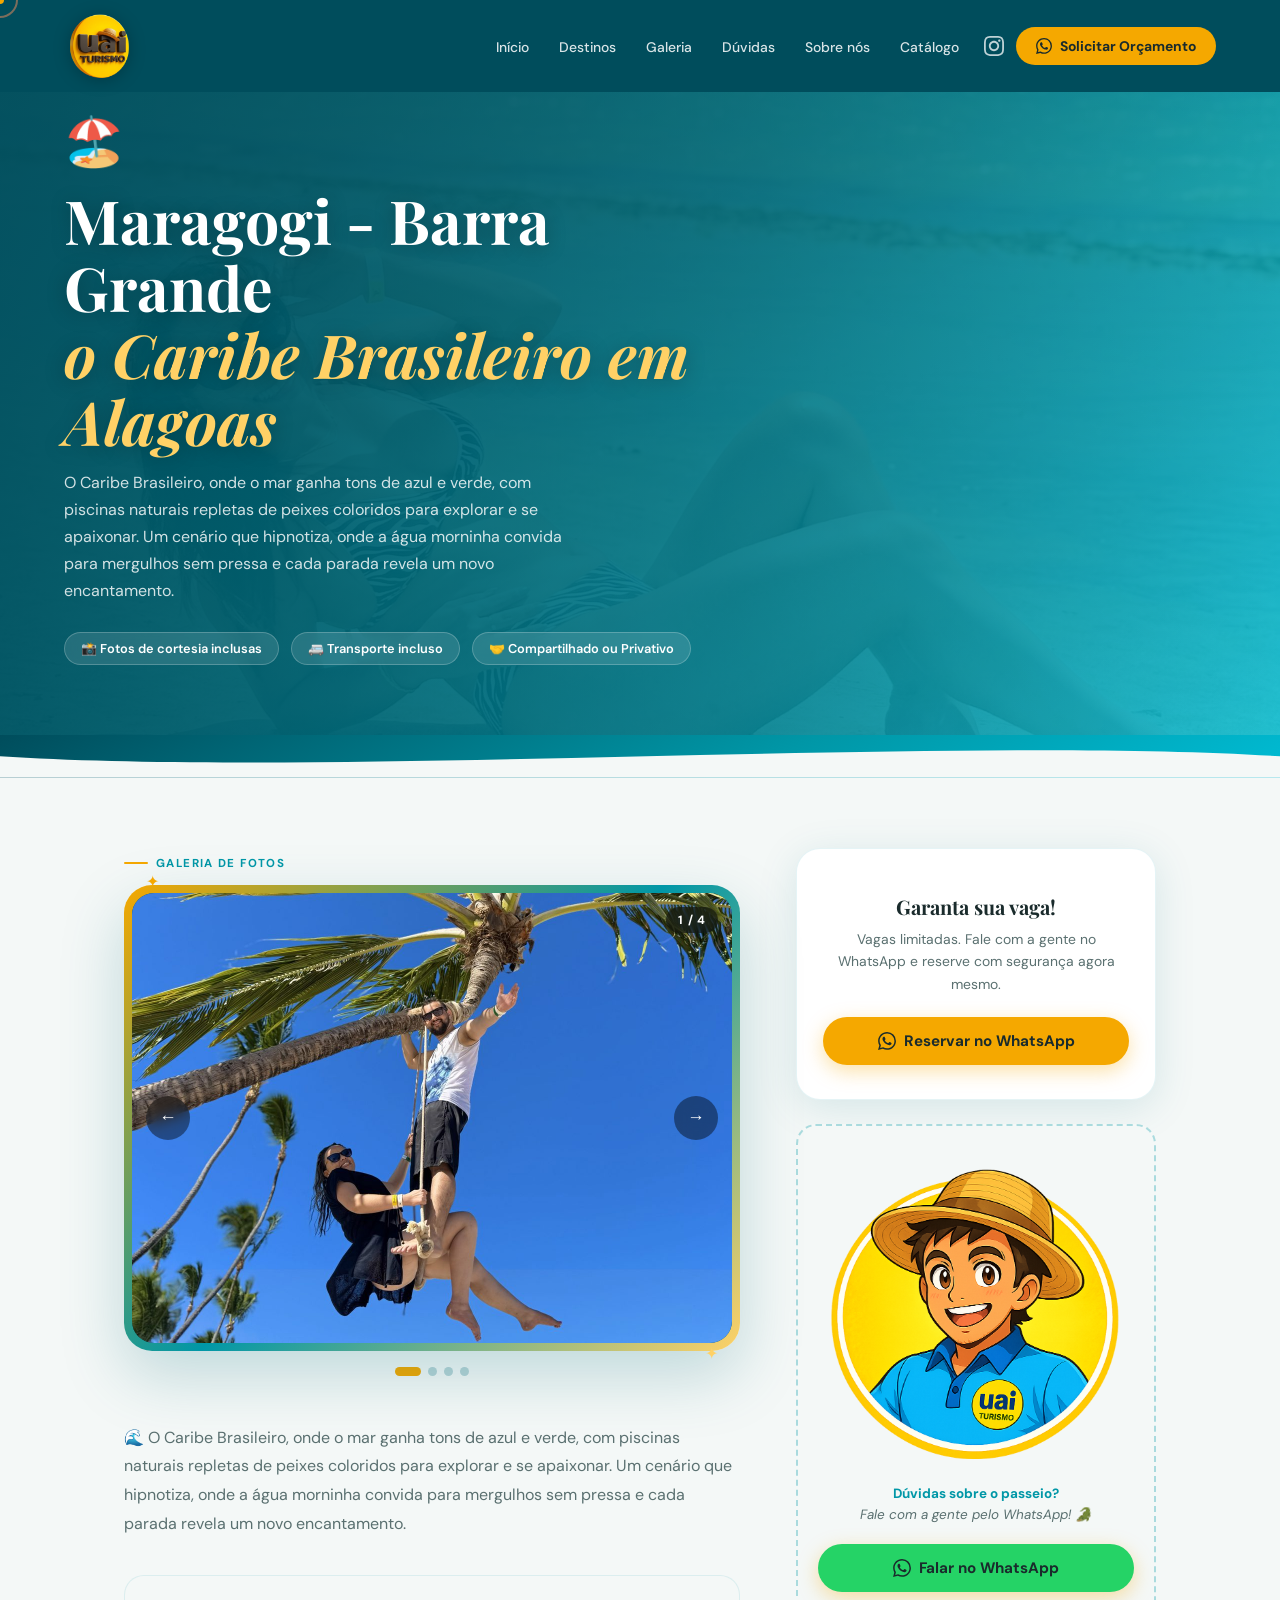
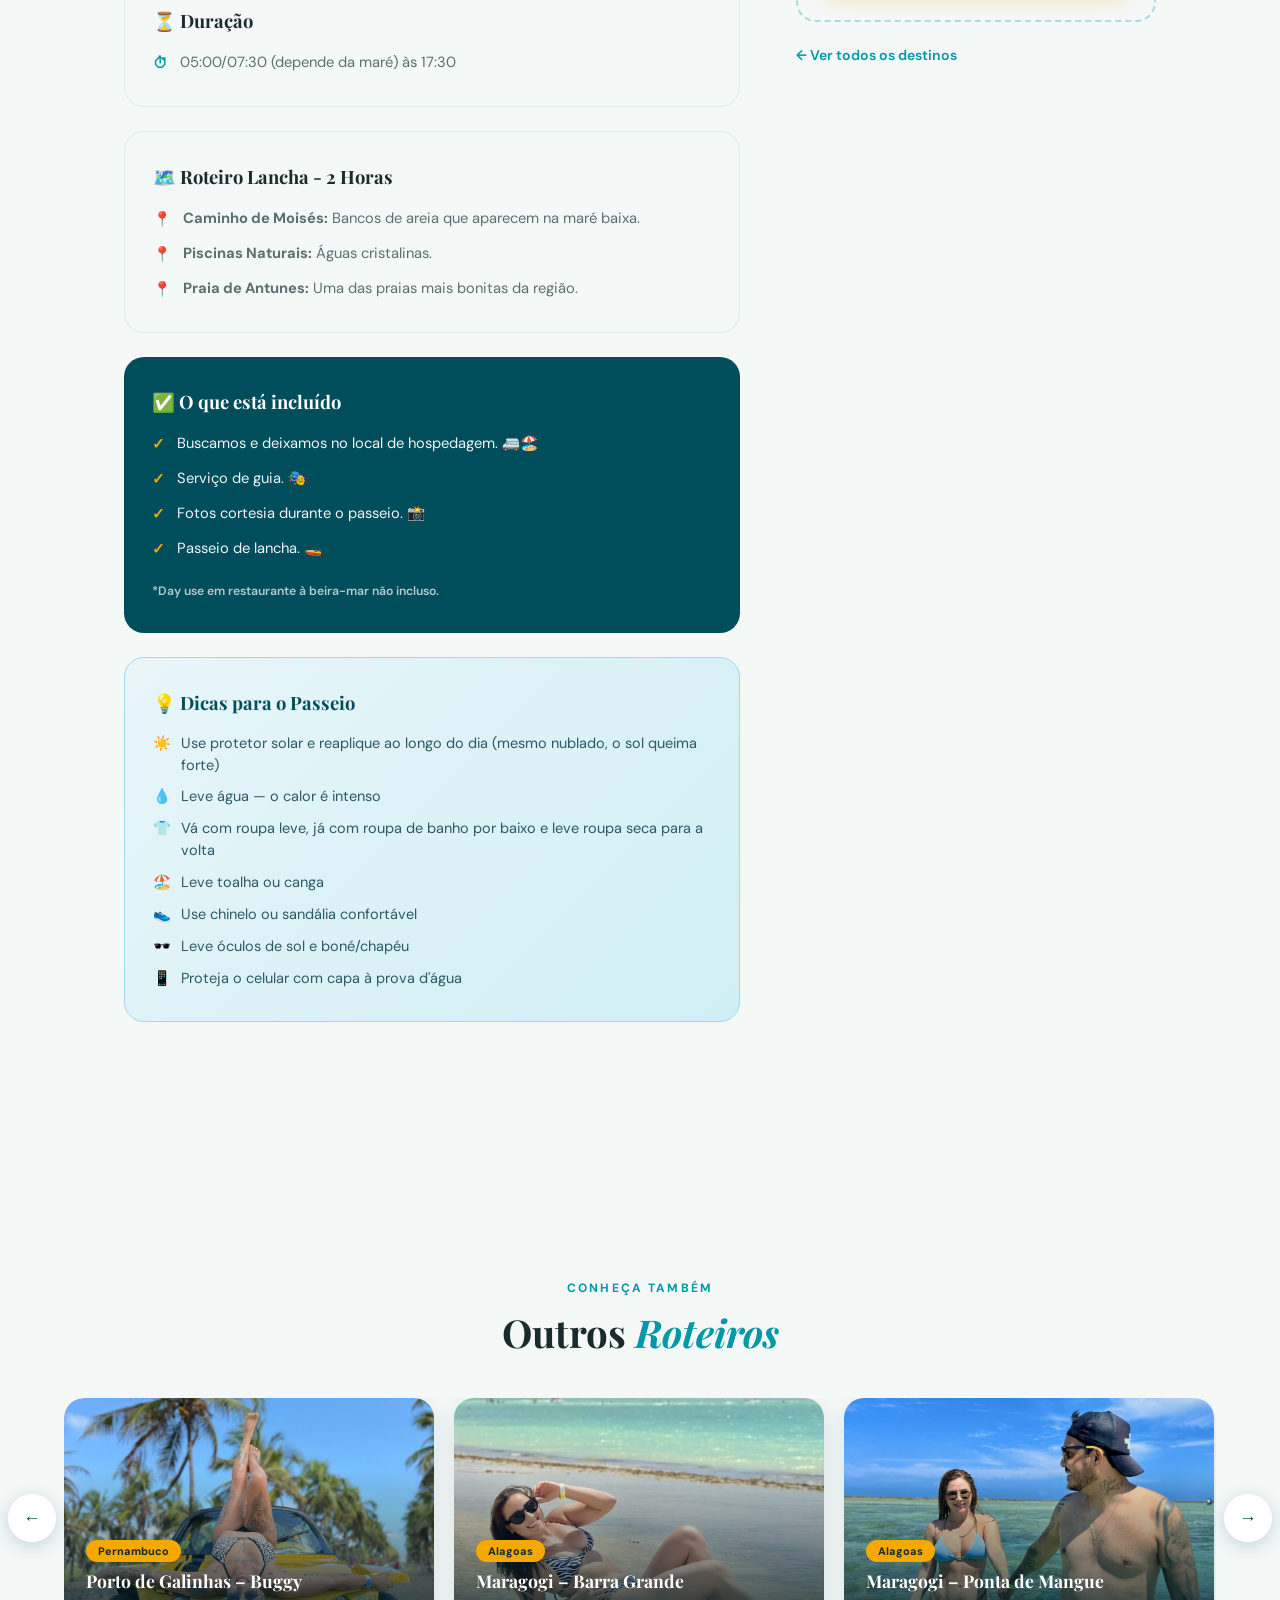
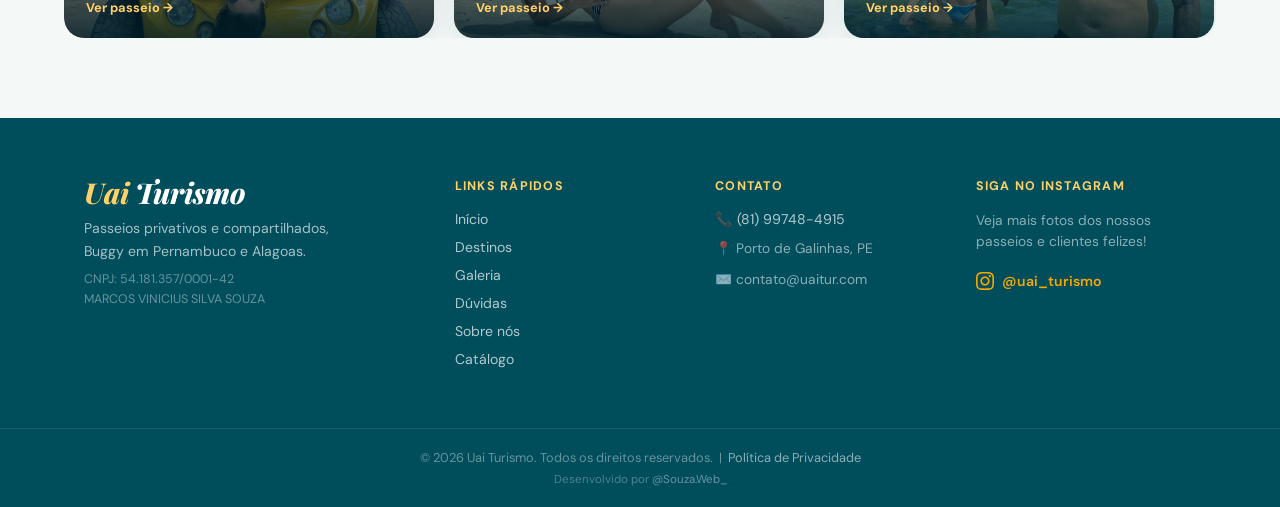
<file: passeio-maragogi.html>
<!DOCTYPE html>
<html lang="pt-BR">

<head>
  <meta charset="UTF-8" />
  <meta name="viewport" content="width=device-width, initial-scale=1.0" />
  <title>Maragogi – Uai Turismo</title>
    <!-- Favicon -->
    <link rel="icon" type="image/png" href="foto/logoo.png">
    <link rel="apple-touch-icon" href="foto/logoo.png">

  <link
    href="https://fonts.googleapis.com/css2?family=Playfair+Display:ital,wght@0,700;0,900;1,700&family=DM+Sans:wght@300;400;500;600;700&display=swap"
    rel="stylesheet" />
  <link rel="stylesheet" href="style.css" />
  <link rel="stylesheet" href="style-upgrade.css" />
  <style>
    /* CURSOR */
    * {
      cursor: none !important;
    }

    @media(pointer:coarse) {
      * {
        cursor: auto !important;
      }
    }

    #cursor-dot,
    #cursor-ring {
      position: fixed;
      top: 0;
      left: 0;
      border-radius: 50%;
      pointer-events: none;
      z-index: 99999;
      transform: translate(-50%, -50%);
      transition-property: opacity, background, border-color, transform;
      transition-timing-function: ease;
    }

    #cursor-dot {
      width: 8px;
      height: 8px;
      background: var(--amber);
      transition-duration: .08s;
    }

    #cursor-ring {
      width: 36px;
      height: 36px;
      border: 2px solid rgba(245, 168, 0, .5);
      background: transparent;
      transition-duration: .18s;
      mix-blend-mode: exclusion;
    }

    @media(pointer:coarse) {

      #cursor-dot,
      #cursor-ring {
        display: none !important;
      }
    }

    body:has(a:hover) #cursor-dot,
    body:has(button:hover) #cursor-dot {
      background: white;
      transform: translate(-50%, -50%) scale(2);
    }

    body:has(a:hover) #cursor-ring,
    body:has(button:hover) #cursor-ring {
      border-color: white;
      transform: translate(-50%, -50%) scale(1.6);
    }

    /* NAV LOGO */
    .nav-logo-img {
      height: 72px;
      border-radius: 10px;
      display: block;
      filter: drop-shadow(0 2px 8px rgba(0,0,0,.25));
    }

    /* HERO */
    .ph {
      min-height: 68vh;
      background: linear-gradient(155deg, var(--teal-deeper) 0%, var(--teal) 55%, #00bcd4 100%);
      display: flex;
      align-items: center;
      padding: 110px 5% 70px;
      position: relative;
      overflow: hidden;
    }

    .ph::before {
      content: '';
      position: absolute;
      inset: 0;
      background: url("foto/Maragogi - Barra Grande/Foto Capa passeio, galeria - Maragogi Barra Grande.jpeg") center/cover no-repeat;
      opacity: .15;
      z-index: 0;
    }

    .ph::after {
      content: '';
      position: absolute;
      inset: 0;
      background: linear-gradient(90deg, rgba(0, 77, 92, .85) 0%, rgba(0, 77, 92, .4) 60%, transparent 100%);
      z-index: 0;
    }

    .phc {
      position: relative;
      z-index: 1;
      max-width: 700px;
    }

    .ph-emoji {
      font-size: 3rem;
      margin-bottom: 14px;
      display: block;
    }

    .ph h1 {
      font-family: 'Playfair Display', serif;
      font-size: clamp(2.2rem, 5vw, 3.8rem);
      color: white;
      line-height: 1.1;
      margin-bottom: 14px;
      text-shadow: 0 2px 20px rgba(0, 0, 0, .25);
    }

    .ph h1 span {
      color: var(--amber-light);
      font-style: italic;
    }

    .ph-sub {
      color: rgba(255, 255, 255, .82);
      font-size: 1rem;
      line-height: 1.7;
      max-width: 520px;
      margin-bottom: 28px;
    }

    .ph-badges {
      display: flex;
      gap: 12px;
      flex-wrap: wrap;
    }

    .ph-badge {
      background: rgba(255, 255, 255, .12);
      border: 1px solid rgba(255, 255, 255, .22);
      color: white;
      padding: 7px 16px;
      border-radius: 50px;
      font-size: .8rem;
      font-weight: 600;
      backdrop-filter: blur(6px);
    }

    /* WAVE */
    .pwav {
      line-height: 0;
      background: linear-gradient(155deg, var(--teal-deeper), var(--teal) 60%, #00bcd4);
    }

    .pwav svg {
      width: 100%;
      display: block;
    }

    /* LAYOUT */
    .pbody {
      max-width: 1160px;
      margin: 0 auto;
      padding: 70px 5%;
      display: grid;
      grid-template-columns: 1fr 360px;
      gap: 56px;
      align-items: start;
    }

    @media(max-width:940px) {
      .pbody {
        grid-template-columns: 1fr;
        gap: 40px;
      }
    }

    /* ═══ CARROSSEL ═══ */
    .pcwrap {
      position: relative;
      margin-bottom: 48px;
    }

    .pclabel {
      display: inline-flex;
      align-items: center;
      gap: 8px;
      font-size: .72rem;
      font-weight: 700;
      letter-spacing: .12em;
      text-transform: uppercase;
      color: var(--teal);
      margin-bottom: 14px;
    }

    .pclabel::before {
      content: '';
      width: 24px;
      height: 2px;
      background: var(--amber);
      border-radius: 1px;
      display: block;
    }

    /* Moldura com borda gradiente */
    .pcframe {
      position: relative;
      padding: 8px;
      background: linear-gradient(135deg, var(--amber) 0%, var(--teal) 50%, var(--amber-light) 100%);
      border-radius: 28px;
      box-shadow: 0 24px 64px rgba(0, 105, 120, .22), 0 0 0 1px rgba(255, 255, 255, .06);
    }

    /* Enfeites de canto */
    .pcframe::before,
    .pcframe::after {
      content: '✦';
      position: absolute;
      font-size: 1rem;
      color: var(--amber);
      z-index: 10;
      line-height: 1;
    }

    .pcframe::before {
      top: -11px;
      left: 22px;
    }

    .pcframe::after {
      bottom: -11px;
      right: 22px;
      color: var(--amber-light);
    }

    .pc {
      position: relative;
      border-radius: 22px;
      overflow: hidden;
      background: var(--teal-deeper);
      aspect-ratio: 4/3;
    }

    .pctrack {
      display: flex;
      height: 100%;
      transition: transform .65s cubic-bezier(.4, 0, .2, 1);
      will-change: transform;
    }

    .pcs {
      flex: 0 0 100%;
      min-width: 100%;
      height: 100%;
      overflow: hidden;
    }

    .pcs img {
      width: 100%;
      height: 100%;
      object-fit: cover;
      display: block;
      transition: transform .7s ease;
    }

    .pcs:hover img {
      transform: scale(1.04);
    }

    /* Setas */
    .pcprev,
    .pcnext {
      position: absolute;
      top: 50%;
      transform: translateY(-50%);
      width: 44px;
      height: 44px;
      border-radius: 50%;
      border: none;
      background: rgba(0, 0, 0, .42);
      color: white;
      font-size: 1.1rem;
      cursor: pointer;
      z-index: 5;
      display: flex;
      align-items: center;
      justify-content: center;
      transition: background .25s, transform .25s;
      backdrop-filter: blur(8px);
    }

    .pcprev {
      left: 14px;
    }

    .pcnext {
      right: 14px;
    }

    .pcprev:hover,
    .pcnext:hover {
      background: var(--amber);
      color: var(--text);
      transform: translateY(-50%) scale(1.1);
    }

    /* Contador */
    .pccount {
      position: absolute;
      top: 14px;
      right: 14px;
      background: rgba(0, 0, 0, .45);
      backdrop-filter: blur(8px);
      color: white;
      font-size: .75rem;
      font-weight: 700;
      padding: 5px 12px;
      border-radius: 50px;
      z-index: 5;
      letter-spacing: .06em;
    }

    /* Caption hover */
    .pccap {
      position: absolute;
      bottom: 0;
      left: 0;
      right: 0;
      padding: 40px 20px 16px;
      background: linear-gradient(transparent, rgba(0, 20, 30, .75));
      color: white;
      font-size: .82rem;
      font-weight: 600;
      opacity: 0;
      transition: opacity .3s;
      z-index: 5;
      pointer-events: none;
    }

    .pc:hover .pccap {
      opacity: 1;
    }

    /* Dots */
    .pcdots {
      display: flex;
      justify-content: center;
      align-items: center;
      gap: 7px;
      margin-top: 16px;
    }

    .pcd {
      width: 9px;
      height: 9px;
      border-radius: 50%;
      background: rgba(0, 105, 120, .25);
      border: none;
      cursor: pointer;
      transition: all .3s;
      padding: 0;
    }

    .pcd.active {
      background: var(--amber);
      width: 26px;
      border-radius: 5px;
    }

    .pcd:hover {
      background: var(--teal);
    }

    /* CONTEÚDO */
    .pdesc {
      font-size: 1rem;
      color: var(--text-muted);
      line-height: 1.8;
      margin-bottom: 36px;
    }

    .pdesc p+p {
      margin-top: 16px;
    }

    .pinc {
      background: var(--off-white);
      border-radius: 20px;
      padding: 32px 28px;
      margin-bottom: 24px;
      border: 1px solid rgba(0, 151, 167, .10);
    }

    .pinc h3 {
      font-family: 'Playfair Display', serif;
      font-size: 1.15rem;
      color: var(--text);
      margin-bottom: 18px;
    }

    .pinc ul {
      list-style: none;
      display: flex;
      flex-direction: column;
      gap: 12px;
    }

    .pinc li {
      display: flex;
      align-items: flex-start;
      gap: 12px;
      font-size: .92rem;
      color: var(--text-muted);
      line-height: 1.5;
    }

    .ii {
      color: var(--teal);
      font-weight: 800;
      flex-shrink: 0;
      margin-top: 1px;
    }

    .ptips {
      background: linear-gradient(135deg, var(--teal-deeper), var(--teal));
      border-radius: 20px;
      padding: 32px 28px;
      color: white;
    }

    .ptips h3 {
      font-family: 'Playfair Display', serif;
      font-size: 1.15rem;
      margin-bottom: 16px;
    }

    .ptips ul {
      list-style: none;
      display: flex;
      flex-direction: column;
      gap: 10px;
    }

    .ptips li {
      font-size: .9rem;
      color: rgba(255, 255, 255, .85);
      line-height: 1.55;
    }

    /* SIDEBAR */
    .psidebar {
      display: flex;
      flex-direction: column;
      gap: 24px;
    }

    .ctacard {
      background: white;
      border-radius: 24px;
      padding: 34px 26px;
      box-shadow: 0 8px 40px rgba(0, 105, 120, .13);
      border: 1px solid rgba(0, 151, 167, .10);
      text-align: center;
    }

    .ctacard-em {
      font-size: 2.4rem;
      margin-bottom: 10px;
    }

    .ctacard h4 {
      font-family: 'Playfair Display', serif;
      font-size: 1.25rem;
      color: var(--text);
      margin-bottom: 8px;
    }

    .ctacard p {
      font-size: .87rem;
      color: var(--text-muted);
      margin-bottom: 22px;
      line-height: 1.6;
    }

    .ctacard .btn-primary {
      width: 100%;
      justify-content: center;
    }

    /* Mascote placeholder — pronto para receber imagem */
    .mascote-box {
      background: var(--off-white);
      border-radius: 20px;
      border: 2px dashed rgba(0, 151, 167, .30);
      padding: 28px 20px;
      text-align: center;
      display: flex;
      flex-direction: column;
      align-items: center;
      gap: 14px;
    }

    .mascote-img-wrap {
      width: 130px;
      height: 130px;
      border-radius: 50%;
      background: linear-gradient(135deg, var(--teal-dark), var(--teal));
      display: flex;
      align-items: center;
      justify-content: center;
      overflow: hidden;
      position: relative;
      box-shadow: 0 6px 24px rgba(0, 105, 120, .25);
    }

    /* ↓↓↓ QUANDO TIVER A FOTO DO MASCOTE:
     Coloque <img loading="lazy" src="foto/Mascote Uai Chatbot.png" ...> dentro de .mascote-img-wrap
     e remova o span .mascote-ph abaixo */
    .mascote-ph {
      font-size: 4rem;
      line-height: 1;
    }

    .mascote-box p {
      font-size: .84rem;
      color: var(--text-muted);
      line-height: 1.55;
      font-style: italic;
    }

    .mascote-box strong {
      color: var(--teal);
      font-style: normal;
    }

    .back-link {
      display: inline-flex;
      align-items: center;
      gap: 8px;
      color: var(--teal);
      font-weight: 600;
      font-size: .88rem;
      transition: .3s;
    }

    .back-link:hover {
      color: var(--teal-dark);
    }

    /* OUTROS */
    .outros-sec {
      background: var(--off-white);
      padding: 80px 5%;
    }

    .outros-hd {
      text-align: center;
      margin-bottom: 36px;
    }

    .outros-grid {
      max-width: 1100px;
      margin: 0 auto;
      display: grid;
      grid-template-columns: repeat(3, 1fr);
      gap: 20px;
    }

    @media(max-width:768px) {
      .outros-grid {
        grid-template-columns: 1fr;
      }
    }

    .outro-card {
      border-radius: 20px;
      overflow: hidden;
      position: relative;
      height: 230px;
      cursor: pointer;
    }

    .outro-card img {
      width: 100%;
      height: 100%;
      object-fit: cover;
      transition: transform .5s;
      display: block;
    }

    .outro-card:hover img {
      transform: scale(1.07);
    }

    .outro-overlay {
      position: absolute;
      inset: 0;
      background: linear-gradient(180deg, transparent 35%, rgba(0, 40, 50, .90));
      display: flex;
      flex-direction: column;
      justify-content: flex-end;
      padding: 22px;
      color: white;
    }

    .outro-overlay h4 {
      font-family: 'Playfair Display', serif;
      font-size: 1.1rem;
      margin-bottom: 5px;
    }

    .outro-overlay a {
      font-size: .8rem;
      color: var(--amber-light);
      font-weight: 700;
      transition: .2s;
    }

    .outro-overlay a:hover {
      color: white;
    }

    /* FOOTER LOGO */
    .fl-wrap {
      display: flex;
      align-items: center;
      gap: 8px;
      margin-bottom: 12px;
    }

    .fl-wrap img {
      height: 42px;
      border-radius: 7px;
    }

    @media(max-width:600px) {
      .ph {
        padding: 100px 5% 60px;
      }

      .pcprev,
      .pcnext {
        width: 36px;
        height: 36px;
        font-size: .9rem;
      }

      /* Fix roteiro mobile */
      .pinc li {
        flex-direction: column;
        gap: 4px;
      }
      .pinc li .ii {
        margin-top: 0;
      }
      .pinc li span:last-child {
        padding-left: 0;
      }
      .pbody {
        padding: 36px 4%;
      }
      .pinc {
        padding: 22px 18px;
      }
    }

    <style id="nav-mobile-fix">@media (max-width: 768px) {
      #navMenu {
        display: flex !important;
        position: fixed !important;
        top: 0 !important;
        left: 0 !important;
        right: 0 !important;
        bottom: 0 !important;
        width: 100% !important;
        height: 100% !important;
        z-index: 99990 !important;
        background: var(--teal-deeper) !important;
        flex-direction: column !important;
        align-items: center !important;
        justify-content: center !important;
        gap: 8px !important;
        transform: none !important;
        /* Estado fechado — sem display:none para transição funcionar */
        opacity: 0;
        visibility: hidden;
        pointer-events: none;
        transition: opacity 0.35s ease, visibility 0.35s ease;
      }

      #navMenu.open {
        opacity: 1 !important;
        visibility: visible !important;
        pointer-events: all !important;
      }

      #navMenu li {
        width: 100%;
        text-align: center;
      }

      #navMenu li a {
        display: block;
        font-size: 1.2rem !important;
        padding: 14px 24px !important;
        color: white !important;
        border-radius: 12px;
        transition: background 0.2s ease;
      }

      #navMenu li a:hover {
        background: rgba(255, 255, 255, 0.10);
      }

      #navMenu .nav-cta {
        background: var(--amber) !important;
        color: var(--text) !important;
        border-radius: 50px !important;
        font-weight: 700 !important;
        margin-top: 8px;
        display: inline-flex !important;
        width: auto !important;
        padding: 12px 28px !important;
      }

      .nav-toggle {
        z-index: 99995 !important;
        position: relative;
      }

      #nav {
        z-index: 99992 !important;
      }
    }
  </style>

  </style>

    <style>
        .floating-wpp {
            position: fixed;
            bottom: 24px;
            left: 24px;
            width: 60px;
            height: 60px;
            background-color: #25D366;
            color: white;
            border-radius: 50%;
            display: flex;
            align-items: center;
            justify-content: center;
            font-size: 32px;
            box-shadow: 0 4px 14px rgba(37, 211, 102, 0.4);
            z-index: 1000;
            transition: transform 0.3s ease;
        }
        .floating-wpp:hover {
            transform: scale(1.1);
        }
        @media (max-width: 480px) {
            .floating-wpp {
                bottom: 16px;
                left: 16px;
                width: 50px;
                height: 50px;
            }
            .floating-wpp svg { padding: 4px; }
        }
    </style>
    

    <meta property="og:image" content="https://www.uaitur.com/foto/Logo%20_uai%20TURISMO_%20na%20Praia%20Tropical.png">
    <meta property="og:image:width" content="400">
    <meta property="og:image:height" content="400">
    <meta name="twitter:card" content="summary">
    <meta name="twitter:image" content="https://www.uaitur.com/foto/Logo%20_uai%20TURISMO_%20na%20Praia%20Tropical.png">

    <!-- Meta Pixel Code -->
    <script>
    !function(f,b,e,v,n,t,s)
    {if(f.fbq)return;n=f.fbq=function(){n.callMethod?
    n.callMethod.apply(n,arguments):n.queue.push(arguments)};
    if(!f._fbq)f._fbq=n;n.push=n;n.loaded=!0;n.version='2.0';
    n.queue=[];t=b.createElement(e);t.async=!0;
    t.src=v;s=b.getElementsByTagName(e)[0];
    s.parentNode.insertBefore(t,s)}(window, document,'script',
    'https://connect.facebook.net/en_US/fbevents.js');
    fbq('init', '1936582633666731');
    fbq('track', 'PageView');
    </script>
    <noscript><img height="1" width="1" style="display:none"
    src="https://www.facebook.com/tr?id=1936582633666731&ev=PageView&noscript=1"
    /></noscript>
    <!-- End Meta Pixel Code -->

</head>

<body>
  <div id="cursor-dot"></div>
  <div id="cursor-ring"></div>

  <!-- NAV -->
  <nav id="nav">
    <a class="nav-logo" href="index.html">
      <img src="foto/logoo.png" alt="Uai Turismo" class="nav-logo-img">
    </a>
    <button class="nav-toggle" id="navToggle" aria-label="Abrir menu"><span></span><span></span><span></span></button>
        <ul id="navMenu">
      <li><a href="index.html#hero">Início</a></li>
      <li><a href="index.html#destinos">Destinos</a></li>
      <li><a href="index.html#galeria">Galeria</a></li>
      <li><a href="index.html#faq">Dúvidas</a></li>
      <li><a href="quem-somos.html">Sobre nós</a></li>
      <li><a href="https://uaiturismo.surishop.ai/catalog" target="_blank">Catálogo</a></li>
      <li><a href="https://www.instagram.com/uai_turismo/" target="_blank" aria-label="Instagram" title="@uai_turismo" style="display:flex;align-items:center;padding:4px 8px;color:rgba(255,255,255,.75);transition:color .2s" onmouseover="this.style.color='#FFD166'" onmouseout="this.style.color='rgba(255,255,255,.75)'"><svg width="20" height="20" viewBox="0 0 24 24" fill="currentColor" style="vertical-align:middle"><path d="M12 2.163c3.204 0 3.584.012 4.85.07 3.252.148 4.771 1.691 4.919 4.919.058 1.265.069 1.645.069 4.849 0 3.205-.012 3.584-.069 4.849-.149 3.225-1.664 4.771-4.919 4.919-1.266.058-1.644.07-4.85.07-3.204 0-3.584-.012-4.849-.07-3.26-.149-4.771-1.699-4.919-4.92-.058-1.265-.07-1.644-.07-4.849 0-3.204.013-3.583.07-4.849.149-3.227 1.664-4.771 4.919-4.919 1.266-.057 1.645-.069 4.849-.069zm0-2.163c-3.259 0-3.667.014-4.947.072-4.358.2-6.78 2.618-6.98 6.98-.059 1.281-.073 1.689-.073 4.948 0 3.259.014 3.668.072 4.948.2 4.358 2.618 6.78 6.98 6.98 1.281.058 1.689.072 4.948.072 3.259 0 3.668-.014 4.948-.072 4.354-.2 6.782-2.618 6.979-6.98.059-1.28.073-1.689.073-4.948 0-3.259-.014-3.667-.072-4.947-.196-4.354-2.617-6.78-6.979-6.98-1.281-.059-1.69-.073-4.949-.073zm0 5.838c-3.403 0-6.162 2.759-6.162 6.162s2.759 6.163 6.162 6.163 6.162-2.759 6.162-6.163c0-3.403-2.759-6.162-6.162-6.162zm0 10.162c-2.209 0-4-1.79-4-4 0-2.209 1.791-4 4-4s4 1.791 4 4c0 2.21-1.791 4-4 4zm6.406-11.845c-.796 0-1.441.645-1.441 1.44s.645 1.44 1.441 1.44c.795 0 1.439-.645 1.439-1.44s-.644-1.44-1.439-1.44z"/></svg></a></li>
      <li><a href="https://wa.me/5581997484915?text=Olá%2C%20vim%20pelo%20site%20e%20gostaria%20de%20saber%20mais" class="nav-cta" target="_blank"><svg width="16" height="16" viewBox="0 0 24 24" fill="currentColor"><path d="M17.472 14.382c-.297-.149-1.758-.867-2.03-.967-.273-.099-.471-.148-.67.15-.197.297-.767.966-.94 1.164-.173.199-.347.223-.644.075-.297-.15-1.255-.463-2.39-1.475-.883-.788-1.48-1.761-1.653-2.059-.173-.297-.018-.458.13-.606.134-.133.298-.347.446-.52.149-.174.198-.298.298-.497.099-.198.05-.371-.025-.52-.075-.149-.669-1.612-.916-2.207-.242-.579-.487-.5-.669-.51-.173-.008-.371-.01-.57-.01-.198 0-.52.074-.792.372-.272.297-1.04 1.016-1.04 2.479 0 1.462 1.065 2.875 1.213 3.074.149.198 2.096 3.2 5.077 4.487.709.306 1.262.489 1.694.625.712.227 1.36.195 1.871.118.571-.085 1.758-.719 2.006-1.413.248-.694.248-1.289.173-1.413-.074-.124-.272-.198-.57-.347m-5.421 7.403h-.004a9.87 9.87 0 01-5.031-1.378l-.361-.214-3.741.982.998-3.648-.235-.374a9.86 9.86 0 01-1.51-5.26c.001-5.45 4.436-9.884 9.888-9.884 2.64 0 5.122 1.03 6.988 2.898a9.825 9.825 0 012.893 6.994c-.003 5.45-4.437 9.884-9.885 9.884m8.413-18.297A11.815 11.815 0 0012.05 0C5.495 0 .16 5.335.157 11.892c0 2.096.547 4.142 1.588 5.945L.057 24l6.305-1.654a11.882 11.882 0 005.683 1.448h.005c6.554 0 11.89-5.335 11.893-11.893a11.821 11.821 0 00-3.48-8.413Z" /></svg> Solicitar Orçamento</a></li>
    </ul>
  </nav>

  <!-- HERO -->
  <section class="ph">
    <div class="phc">
      <span class="ph-emoji">🏖️</span>
      <h1>Maragogi - Barra Grande<br><span>o Caribe Brasileiro em Alagoas</span></h1>
      <p class="ph-sub">O Caribe Brasileiro, onde o mar ganha tons de azul e verde, com piscinas naturais repletas de peixes coloridos para explorar e se apaixonar. Um cenário que hipnotiza, onde a água morninha convida para mergulhos sem pressa e cada parada revela um novo encantamento.</p>
      <div class="ph-badges">
        <span class="ph-badge">📸 Fotos de cortesia inclusas</span>
        <span class="ph-badge">🚐 Transporte incluso</span>
        <span class="ph-badge">🤝 Compartilhado ou Privativo</span>
      </div>
    </div>
  </section>

  <div class="pwav"><svg viewBox="0 0 1440 48" xmlns="http://www.w3.org/2000/svg" preserveAspectRatio="none">
      <path d="M0,24 C360,48 1080,0 1440,24 L1440,48 L0,48 Z" fill="#f4f8f7" />
    </svg></div>

  <!-- CORPO -->
  <div style="background:var(--off-white);padding-bottom:80px;">
    <div class="pbody">

      <!-- Coluna principal -->
      <div>

        <!-- CARROSSEL -->
        <div class="pcwrap">
          <p class="pclabel">Galeria de fotos</p>
          <div class="pcframe">
            <div class="pc" id="pc-maragogi">
              <div class="pctrack" id="pct-maragogi">
                <div class="pcs">
                  <img src="foto/Maragogi - Barra Grande/image-0.jpeg" alt="Maragogi foto 1" loading="lazy">
                </div>
                <div class="pcs">
                  <img src="foto/Maragogi - Barra Grande/image-1.jpeg" alt="Maragogi foto 2" loading="lazy">
                </div>
                <div class="pcs">
                  <img src="foto/Maragogi - Barra Grande/image-4.jpeg" alt="Maragogi foto 3" loading="lazy">
                </div>
                <div class="pcs">
                  <img src="foto/Maragogi - Barra Grande/image-6.jpeg" alt="Maragogi Barra Grande foto 4" loading="lazy">
                </div>
              </div>
              <button class="pcprev" id="pcp-maragogi" aria-label="Anterior">&#8592;</button>
              <button class="pcnext" id="pcn-maragogi" aria-label="Próxima">&#8594;</button>
              <div class="pccount" id="pcc-maragogi">1 / 4</div>
              <div class="pccap">📍 Barra Grande - Maragogi</div>
            </div>
          </div>
          <div class="pcdots" id="pcd-maragogi"><button class="pcd active" data-i="0"
              aria-label="Foto 1"></button><button class="pcd" data-i="1" aria-label="Foto 2"></button><button
              class="pcd" data-i="2" aria-label="Foto 3"></button><button class="pcd" data-i="3" aria-label="Foto 4"></button></div>
        </div>

        <!-- DESC -->
        <div class="pdesc">
          <p>🌊 O Caribe Brasileiro, onde o mar ganha tons de azul e verde, com piscinas naturais repletas de peixes coloridos para explorar e se apaixonar. Um cenário que hipnotiza, onde a água morninha convida para mergulhos sem pressa e cada parada revela um novo encantamento.</p>
        </div>

                <!-- DURACAO -->
        <div class="pinc" style="margin-bottom:24px;">
          <h3>⏳ Duração</h3>
          <ul>
            <li><span class="ii">⏱</span><span>05:00/07:30 (depende da maré) às 17:30</span></li>
          </ul>
        </div>
        <!-- ROTEIRO -->
        <div class="pinc" style="margin-bottom:24px;">
          <h3>🗺️ Roteiro Lancha - 2 Horas</h3>
          <ul>
            <li><span class="ii">📍</span><span><strong>Caminho de Moisés:</strong> Bancos de areia que aparecem na maré baixa.</span></li>
            <li><span class="ii">📍</span><span><strong>Piscinas Naturais:</strong> Águas cristalinas.</span></li>
            <li><span class="ii">📍</span><span><strong>Praia de Antunes:</strong> Uma das praias mais bonitas da região.</span></li>
          </ul>
        </div>
        <!-- INCLUSO -->
        <div class="pinc p-incluso">
          <h3>✅ O que está incluído</h3>
          <ul>
            <li><span class="ii">✓</span><span>Buscamos e deixamos no local de hospedagem. 🚐🏖️</span></li>
            <li><span class="ii">✓</span><span>Serviço de guia. 🎭</span></li>
            <li><span class="ii">✓</span><span>Fotos cortesia durante o passeio. 📸</span></li>
            <li><span class="ii">✓</span><span>Passeio de lancha. 🚤</span></li>
            <li style="margin-top:10px;"><small style="color:var(--text-muted);font-weight:600;">*Day use em restaurante à beira-mar não incluso.</small></li>
          </ul>
        </div>


        <!-- DICAS PARA O PASSEIO -->
        <div class="pinc" style="background: linear-gradient(135deg, #e8f6f9 0%, #d0eef5 100%); border: 1px solid #a0d9e8; border-radius: 20px; padding: 32px 28px; margin-bottom: 24px;">
          <h3 style="font-family: 'Playfair Display', serif; font-size: 1.15rem; color: #004D5C; margin-bottom: 18px;">💡 Dicas para o Passeio</h3>
          <ul style="list-style: none; display: flex; flex-direction: column; gap: 10px;">
            <li style="display: flex; align-items: flex-start; gap: 10px; font-size: .91rem; color: #2a5a66;"><span style="flex-shrink:0;">☀️</span> Use protetor solar e reaplique ao longo do dia (mesmo nublado, o sol queima forte)</li>
            <li style="display: flex; align-items: flex-start; gap: 10px; font-size: .91rem; color: #2a5a66;"><span style="flex-shrink:0;">💧</span> Leve água — o calor é intenso</li>
            <li style="display: flex; align-items: flex-start; gap: 10px; font-size: .91rem; color: #2a5a66;"><span style="flex-shrink:0;">👕</span> Vá com roupa leve, já com roupa de banho por baixo e leve roupa seca para a volta</li>
            <li style="display: flex; align-items: flex-start; gap: 10px; font-size: .91rem; color: #2a5a66;"><span style="flex-shrink:0;">🏖️</span> Leve toalha ou canga</li>
            <li style="display: flex; align-items: flex-start; gap: 10px; font-size: .91rem; color: #2a5a66;"><span style="flex-shrink:0;">👟</span> Use chinelo ou sandália confortável</li>
            <li style="display: flex; align-items: flex-start; gap: 10px; font-size: .91rem; color: #2a5a66;"><span style="flex-shrink:0;">🕶️</span> Leve óculos de sol e boné/chapéu</li>
            <li style="display: flex; align-items: flex-start; gap: 10px; font-size: .91rem; color: #2a5a66;"><span style="flex-shrink:0;">📱</span> Proteja o celular com capa à prova d'água</li>
          </ul>
        </div>
        <!-- DICAS -->
        
      </div>

      <!-- SIDEBAR -->
      <div class="psidebar">

        <div class="ctacard">
          <div class="ctacard-em"></div>
          <h4>Garanta sua vaga!</h4>
          <p>Vagas limitadas. Fale com a gente no WhatsApp e reserve com segurança agora mesmo.</p>
          <a href="https://wa.me/5581997484915?text=Ol%C3%A1%2C+vim+pelo+site+e+gostaria+de+saber+mais"
            class="btn-primary" target="_blank">
            <svg width="18" height="18" viewBox="0 0 24 24" fill="currentColor">
              <path
                d="M17.472 14.382c-.297-.149-1.758-.867-2.03-.967-.273-.099-.471-.148-.67.15-.197.297-.767.966-.94 1.164-.173.199-.347.223-.644.075-.297-.15-1.255-.463-2.39-1.475-.883-.788-1.48-1.761-1.653-2.059-.173-.297-.018-.458.13-.606.134-.133.298-.347.446-.52.149-.174.198-.298.298-.497.099-.198.05-.371-.025-.52-.075-.149-.669-1.612-.916-2.207-.242-.579-.487-.5-.669-.51-.173-.008-.371-.01-.57-.01-.198 0-.52.074-.792.372-.272.297-1.04 1.016-1.04 2.479 0 1.462 1.065 2.875 1.213 3.074.149.198 2.096 3.2 5.077 4.487.709.306 1.262.489 1.694.625.712.227 1.36.195 1.871.118.571-.085 1.758-.719 2.006-1.413.248-.694.248-1.289.173-1.413-.074-.124-.272-.198-.57-.347m-5.421 7.403h-.004a9.87 9.87 0 01-5.031-1.378l-.361-.214-3.741.982.998-3.648-.235-.374a9.86 9.86 0 01-1.51-5.26c.001-5.45 4.436-9.884 9.888-9.884 2.64 0 5.122 1.03 6.988 2.898a9.825 9.825 0 012.893 6.994c-.003 5.45-4.437 9.884-9.885 9.884m8.413-18.297A11.815 11.815 0 0012.05 0C5.495 0 .16 5.335.157 11.892c0 2.096.547 4.142 1.588 5.945L.057 24l6.305-1.654a11.882 11.882 0 005.683 1.448h.005c6.554 0 11.89-5.335 11.893-11.893a11.821 11.821 0 00-3.48-8.413Z" />
            </svg> Reservar no WhatsApp
          </a>
        </div>

        <div class="mascote-box">
          <img loading="lazy" src="foto/Mascote Uai Chatbot.png" alt="Mascote Uai Turismo"
            style="width:100%;border-radius:16px;display:block;">
          <p><strong>Dúvidas sobre o passeio?</strong><br>Fale com a gente pelo WhatsApp! 🐊</p>
<a href="https://wa.me/5581997484915?text=Ol%C3%A1%21+vim+pelo+site+e+tenho+uma+duvida%21" class="btn-primary" target="_blank" style="width:100%;justify-content:center;background:#25D366;border-color:#25D366;margin-top:4px;">
            <svg width="18" height="18" viewBox="0 0 24 24" fill="currentColor"><path d="M17.472 14.382c-.297-.149-1.758-.867-2.03-.967-.273-.099-.471-.148-.67.15-.197.297-.767.966-.94 1.164-.173.199-.347.223-.644.075-.297-.15-1.255-.463-2.39-1.475-.883-.788-1.48-1.761-1.653-2.059-.173-.297-.018-.458.13-.606.134-.133.298-.347.446-.52.149-.174.198-.298.298-.497.099-.198.05-.371-.025-.52-.075-.149-.669-1.612-.916-2.207-.242-.579-.487-.5-.669-.51-.173-.008-.371-.01-.57-.01-.198 0-.52.074-.792.372-.272.297-1.04 1.016-1.04 2.479 0 1.462 1.065 2.875 1.213 3.074.149.198 2.096 3.2 5.077 4.487.709.306 1.262.489 1.694.625.712.227 1.36.195 1.871.118.571-.085 1.758-.719 2.006-1.413.248-.694.248-1.289.173-1.413-.074-.124-.272-.198-.57-.347m-5.421 7.403h-.004a9.87 9.87 0 01-5.031-1.378l-.361-.214-3.741.982.998-3.648-.235-.374a9.86 9.86 0 01-1.51-5.26c.001-5.45 4.436-9.884 9.888-9.884 2.64 0 5.122 1.03 6.988 2.898a9.825 9.825 0 012.893 6.994c-.003 5.45-4.437 9.884-9.885 9.884m8.413-18.297A11.815 11.815 0 0012.05 0C5.495 0 .16 5.335.157 11.892c0 2.096.547 4.142 1.588 5.945L.057 24l6.305-1.654a11.882 11.882 0 005.683 1.448h.005c6.554 0 11.89-5.335 11.893-11.893a11.821 11.821 0 00-3.48-8.413Z" /></svg> Falar no WhatsApp
          </a>
        </div>

        <button onclick="(function(){var d=['passeio-porto-de-galinhas.html','passeio-maragogi.html','passeio-maragogi-ponta-de-mangue.html','passeio-carneiros.html','passeio-cabo-santo-agostinho.html','passeio-ilha-santo-aleixo.html','passeio-milagres.html','passeio-city-tour.html'];var cur=window.location.pathname.split('/').pop();var opts=d.filter(function(x){return x!==cur;});window.location.href=opts[Math.floor(Math.random()*opts.length)];})();" class="back-link" style="background:none;border:none;cursor:pointer;padding:0;font-family:inherit;">← Ver todos os destinos</a>
      </div>

    </div>
  </div>

  <!-- OUTROS ROTEIROS -->

  <!-- OUTROS ROTEIROS - Carrossel -->
  <section class="rc-section">
    <div class="rc-hd">
      <p class="section-label">Conheça também</p>
      <h2 style="font-family:'Playfair Display',serif;font-size:clamp(1.8rem,3vw,2.6rem);color:var(--text)">Outros <span style="color:var(--teal);font-style:italic">Roteiros</span></h2>
    </div>
    <div class="rc-outer" id="rc-outer">
      <button class="rc-prev-btn" id="rc-prev" aria-label="Anterior">&#8592;</button>
      <div class="rc-viewport">
        <div class="rc-track" id="rc-track">
          <div class="rc-card"><img src="foto/Passeio Buggy - Porto de Galinhas/image-8.jpeg" alt="Porto de Galinhas" loading="lazy"><div class="rc-overlay"><span class="rc-tag">Pernambuco</span><h4>Porto de Galinhas – Buggy</h4><a href="passeio-porto-de-galinhas.html">Ver passeio &rarr;</a></div></div>
          <div class="rc-card"><img src="foto/Maragogi - Barra Grande/Foto Capa passeio, galeria - Maragogi Barra Grande.jpeg" alt="Maragogi – Barra Grande" loading="lazy"><div class="rc-overlay"><span class="rc-tag">Alagoas</span><h4>Maragogi – Barra Grande</h4><a href="passeio-maragogi.html">Ver passeio &rarr;</a></div></div>
          <div class="rc-card"><img src="foto/Maragogi - Ponta de Mangue/image-8.jpeg" alt="Maragogi – Ponta de Mangue" loading="lazy"><div class="rc-overlay"><span class="rc-tag">Alagoas</span><h4>Maragogi – Ponta de Mangue</h4><a href="passeio-maragogi-ponta-de-mangue.html">Ver passeio &rarr;</a></div></div>
          <div class="rc-card"><img src="foto/carneiros/Foto capa passeio, galeria - Carneiros.jpeg" alt="Praia dos Carneiros" loading="lazy"><div class="rc-overlay"><span class="rc-tag">Pernambuco</span><h4>Praia dos Carneiros</h4><a href="passeio-carneiros.html">Ver passeio &rarr;</a></div></div>
          <div class="rc-card"><img src="foto/Cabo de Santo Agostinho Passeios de Buggy/Foto carrossel - Cabo de Santo Agostinho.jpeg" alt="Cabo de Santo Agostinho" loading="lazy"><div class="rc-overlay"><span class="rc-tag">Pernambuco</span><h4>Cabo de Santo Agostinho – Buggy</h4><a href="passeio-cabo-santo-agostinho.html">Ver passeio &rarr;</a></div></div>
          <div class="rc-card"><img src="foto/Santo Aleixo/Foto galeria e capa do passeio - Ilha de Santo Aleixo.jpg" alt="Ilha de Santo Aleixo" loading="lazy"><div class="rc-overlay"><span class="rc-tag">Pernambuco</span><h4>Ilha de Santo Aleixo</h4><a href="passeio-ilha-santo-aleixo.html">Ver passeio &rarr;</a></div></div>
          <div class="rc-card"><img src="foto/milagres/Foto Carrossel - Milagres.jpeg" alt="São Miguel dos Milagres" loading="lazy"><div class="rc-overlay"><span class="rc-tag">Alagoas</span><h4>São Miguel dos Milagres</h4><a href="passeio-milagres.html">Ver passeio &rarr;</a></div></div>
          <div class="rc-card"><img src="foto/Citytour Recife e Olinda/Foto Carrossel - Citytour.JPEG" alt="City Tour Recife e Olinda" loading="lazy"><div class="rc-overlay"><span class="rc-tag">Pernambuco</span><h4>City Tour Recife &amp; Olinda</h4><a href="passeio-city-tour.html">Ver passeio &rarr;</a></div></div>
        </div>
      </div>
      <button class="rc-next-btn" id="rc-next" aria-label="Próximo">&#8594;</button>
    </div>
  </section>

  <script>
  (function() {
    var track = document.getElementById('rc-track');
    var prev = document.getElementById('rc-prev');
    var next = document.getElementById('rc-next');
    if (!track) return;
    var cards = track.querySelectorAll('.rc-card');
    var total = cards.length;
    var cur = 0;
    function getVis() { return window.innerWidth <= 560 ? 1 : window.innerWidth <= 900 ? 2 : 3; }
    function getCardW() { if (!cards[0]) return 0; return cards[0].getBoundingClientRect().width + 20; }
    function update() {
      var vis = getVis();
      var maxCur = Math.max(0, total - vis);
      if (cur > maxCur) cur = 0;
      if (cur < 0) cur = maxCur;
      track.style.transform = 'translateX(-' + (cur * getCardW()) + 'px)';
      if (prev) prev.disabled = false;
      if (next) next.disabled = false;
    }
    if (prev) prev.addEventListener('click', function() { cur--; update(); });
    if (next) next.addEventListener('click', function() { cur++; update(); });
    var tx = 0;
    track.addEventListener('touchstart', function(e) { tx = e.touches[0].clientX; }, { passive: true });
    track.addEventListener('touchend', function(e) {
      var d = tx - e.changedTouches[0].clientX;
      if (Math.abs(d) > 40) { if (d > 0) { cur++; } else { cur--; } update(); }
    });
    window.addEventListener('resize', update);
    update();
  })();
  </script>

  <!-- FOOTER -->
  <footer class="main-footer">
    <div class="footer-inner">
      <div class="footer-brand">
        <div class="footer-logo-text" style="display:flex;align-items:center;gap:6px;font-family:'Playfair Display',serif;font-size:1.8rem;line-height:1;margin-bottom:10px;">
          <span style="color:var(--amber-light);font-weight:800;font-style:italic;">Uai</span>
          <span style="color:white;font-weight:800;font-style:italic;">Turismo</span>
        </div>
        <p>Passeios privativos e compartilhados,<br>Buggy em Pernambuco e Alagoas.</p>
        <p style="margin-top:8px;font-size:.78rem;color:rgba(255,255,255,.4);">CNPJ: 54.181.357/0001-42<br>MARCOS VINICIUS SILVA SOUZA</p>
      </div>
      <div class="footer-links"><h5>Links Rápidos</h5><a href="index.html#hero">Início</a><a href="index.html#destinos">Destinos</a><a href="index.html#galeria">Galeria</a><a href="index.html#faq">Dúvidas</a><a href="quem-somos.html">Sobre nós</a><a href="https://uaiturismo.surishop.ai/catalog" target="_blank">Catálogo</a></div>
      <div class="footer-contact">
        <h5>Contato</h5>
        <a href="https://wa.me/5581997484915?text=Olá%2C%20vim%20pelo%20site%20e%20gostaria%20de%20saber%20mais" target="_blank">📞 (81) 99748-4915</a>
        <p>📍 Porto de Galinhas, PE</p>
        <p>✉️ contato@uaitur.com</p>
      </div>
      <div class="footer-social">
        <h5>Siga no Instagram</h5>
        <p>Veja mais fotos dos nossos passeios e clientes felizes!</p>
        <a href="https://www.instagram.com/uai_turismo/" target="_blank" style="display:inline-flex;align-items:center;gap:8px;margin-top:10px;color:var(--amber);font-weight:600;"><svg width="18" height="18" viewBox="0 0 24 24" fill="currentColor"><path d="M12 2.163c3.204 0 3.584.012 4.85.07 3.252.148 4.771 1.691 4.919 4.919.058 1.265.069 1.645.069 4.849 0 3.205-.012 3.584-.069 4.849-.149 3.225-1.664 4.771-4.919 4.919-1.266.058-1.644.07-4.85.07-3.204 0-3.584-.012-4.849-.07-3.26-.149-4.771-1.699-4.919-4.92-.058-1.265-.07-1.644-.07-4.849 0-3.204.013-3.583.07-4.849.149-3.227 1.664-4.771 4.919-4.919 1.266-.057 1.645-.069 4.849-.069zm0-2.163c-3.259 0-3.667.014-4.947.072-4.358.2-6.78 2.618-6.98 6.98-.059 1.281-.073 1.689-.073 4.948 0 3.259.014 3.668.072 4.948.2 4.358 2.618 6.78 6.98 6.98 1.281.058 1.689.072 4.948.072 3.259 0 3.668-.014 4.948-.072 4.354-.2 6.782-2.618 6.979-6.98.059-1.28.073-1.689.073-4.948 0-3.259-.014-3.667-.072-4.947-.196-4.354-2.617-6.78-6.979-6.98-1.281-.059-1.69-.073-4.949-.073zm0 5.838c-3.403 0-6.162 2.759-6.162 6.162s2.759 6.163 6.162 6.163 6.162-2.759 6.162-6.163c0-3.403-2.759-6.162-6.162-6.162zm0 10.162c-2.209 0-4-1.79-4-4 0-2.209 1.791-4 4-4s4 1.791 4 4c0 2.21-1.791 4-4 4zm6.406-11.845c-.796 0-1.441.645-1.441 1.44s.645 1.44 1.441 1.44c.795 0 1.439-.645 1.439-1.44s-.644-1.44-1.439-1.44z"/></svg>@uai_turismo</a>
      </div>
    </div>
    <div class="footer-bottom">
      <p>© 2026 Uai Turismo. Todos os direitos reservados. &nbsp;|&nbsp; <a href="politica-de-privacidade.html"
          style="color:rgba(255,255,255,.55);transition:color .3s" onmouseover="this.style.color='#FFD166'"
          onmouseout="this.style.color='rgba(255,255,255,.55)'">Política de Privacidade</a>
      <p style="margin-top:6px;font-size:.72rem;color:rgba(255,255,255,.3);">Desenvolvido por <a href="https://www.instagram.com/Souza.Web_/" target="_blank" style="color:rgba(255,255,255,.4);transition:color .3s" onmouseover="this.style.color='#FFD166'" onmouseout="this.style.color='rgba(255,255,255,.4)'">@Souza.Web_</a></p>
    </div>
  </footer>



  <script>
    /* Cursor */
    const dot = document.getElementById('cursor-dot'), ring = document.getElementById('cursor-ring');
    if (window.matchMedia('(pointer: fine)').matches) { document.addEventListener('mousemove', e => { dot.style.left = e.clientX + 'px'; dot.style.top = e.clientY + 'px'; ring.style.left = e.clientX + 'px'; ring.style.top = e.clientY + 'px'; }); }
    /* Nav */
    const nav = document.getElementById('nav');
    window.addEventListener('scroll', () => nav.classList.toggle('scrolled', window.scrollY > 60), { passive: true });
    const nt = document.getElementById('navToggle'), nm = document.getElementById('navMenu');
    nt.addEventListener('click', () => { const o = nm.classList.toggle('open'); nt.classList.toggle('open', o); document.body.style.overflow = o ? 'hidden' : ''; });
    nm.querySelectorAll('a').forEach(a => a.addEventListener('click', () => { nm.classList.remove('open'); nt.classList.remove('open'); document.body.style.overflow = ''; }));

    /* Carrossel */
    (function () {
      const track = document.getElementById('pct-maragogi');
      const dotsW = document.getElementById('pcd-maragogi');
      const count = document.getElementById('pcc-maragogi');
      const prev = document.getElementById('pcp-maragogi');
      const next = document.getElementById('pcn-maragogi');
      const dots = dotsW ? dotsW.querySelectorAll('.pcd') : [];
      const total = 4;
      if (!track) return;
      let cur = 0, timer;

      function goTo(i) {
        if (dots[cur]) dots[cur].classList.remove('active');
        cur = (i + total) % total;
        track.style.transform = 'translateX(-' + (cur * 100) + '%)';
        if (dots[cur]) dots[cur].classList.add('active');
        if (count) count.textContent = (cur + 1) + ' / ' + total;
        reset();
      }
      function reset() { clearInterval(timer); timer = setInterval(() => goTo(cur + 1), 4000); }

      if (prev) prev.addEventListener('click', () => goTo(cur - 1));
      if (next) next.addEventListener('click', () => goTo(cur + 1));
      dots.forEach((d, i) => d.addEventListener('click', () => goTo(i)));

      let tx = 0;
      track.addEventListener('touchstart', e => { tx = e.touches[0].clientX; }, { passive: true });
      track.addEventListener('touchend', e => { const d = tx - e.changedTouches[0].clientX; if (Math.abs(d) > 40) goTo(d > 0 ? cur + 1 : cur - 1); });

      const pcEl = document.getElementById('pc-maragogi');
      if (pcEl) { pcEl.addEventListener('mouseenter', () => clearInterval(timer)); pcEl.addEventListener('mouseleave', reset); }

      reset();
    })();
  </script>

  <script id="nav-fix-script">
    (function () {
      var navToggle = document.getElementById('navToggle');
      var navMenu = document.getElementById('navMenu');
      var nav = document.getElementById('nav');

      if (!navToggle || !navMenu) return;

      // Remover listeners antigos clonando o elemento
      var newToggle = navToggle.cloneNode(true);
      navToggle.parentNode.replaceChild(newToggle, navToggle);
      navToggle = newToggle;

      navToggle.addEventListener('click', function () {
        var isOpen = navMenu.classList.toggle('open');
        navToggle.classList.toggle('open', isOpen);
        navToggle.setAttribute('aria-expanded', isOpen);
        document.body.style.overflow = isOpen ? 'hidden' : '';
        document.documentElement.style.overflow = isOpen ? 'hidden' : '';
      });

      navMenu.querySelectorAll('a').forEach(function (link) {
        link.addEventListener('click', function () {
          navMenu.classList.remove('open');
          navToggle.classList.remove('open');
          navToggle.setAttribute('aria-expanded', false);
          document.body.style.overflow = '';
          document.documentElement.style.overflow = '';
        });
      });

      // Nav scrolled
      if (nav) {
        window.addEventListener('scroll', function () {
          nav.classList.toggle('scrolled', window.scrollY > 60);
        }, { passive: true });
      }
    })();
  </script>


    
    
</body>

</html>
</file>
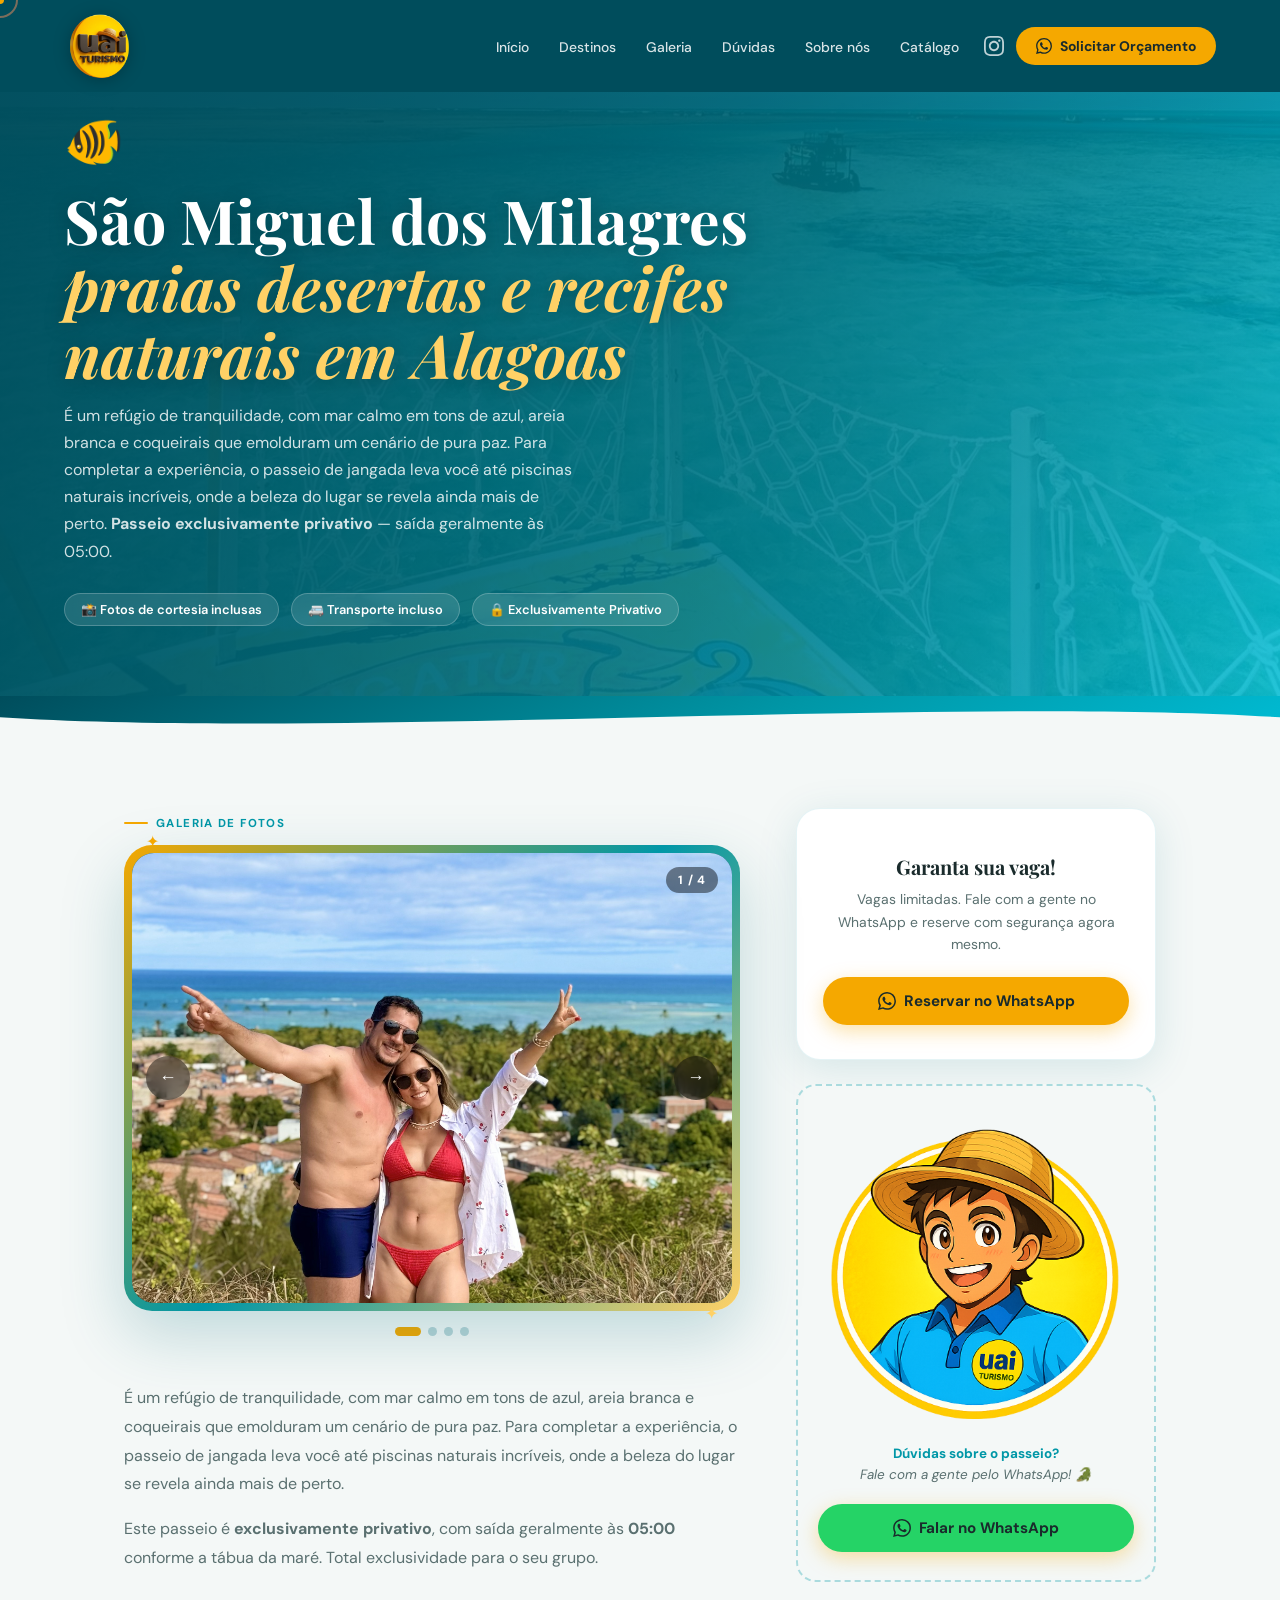
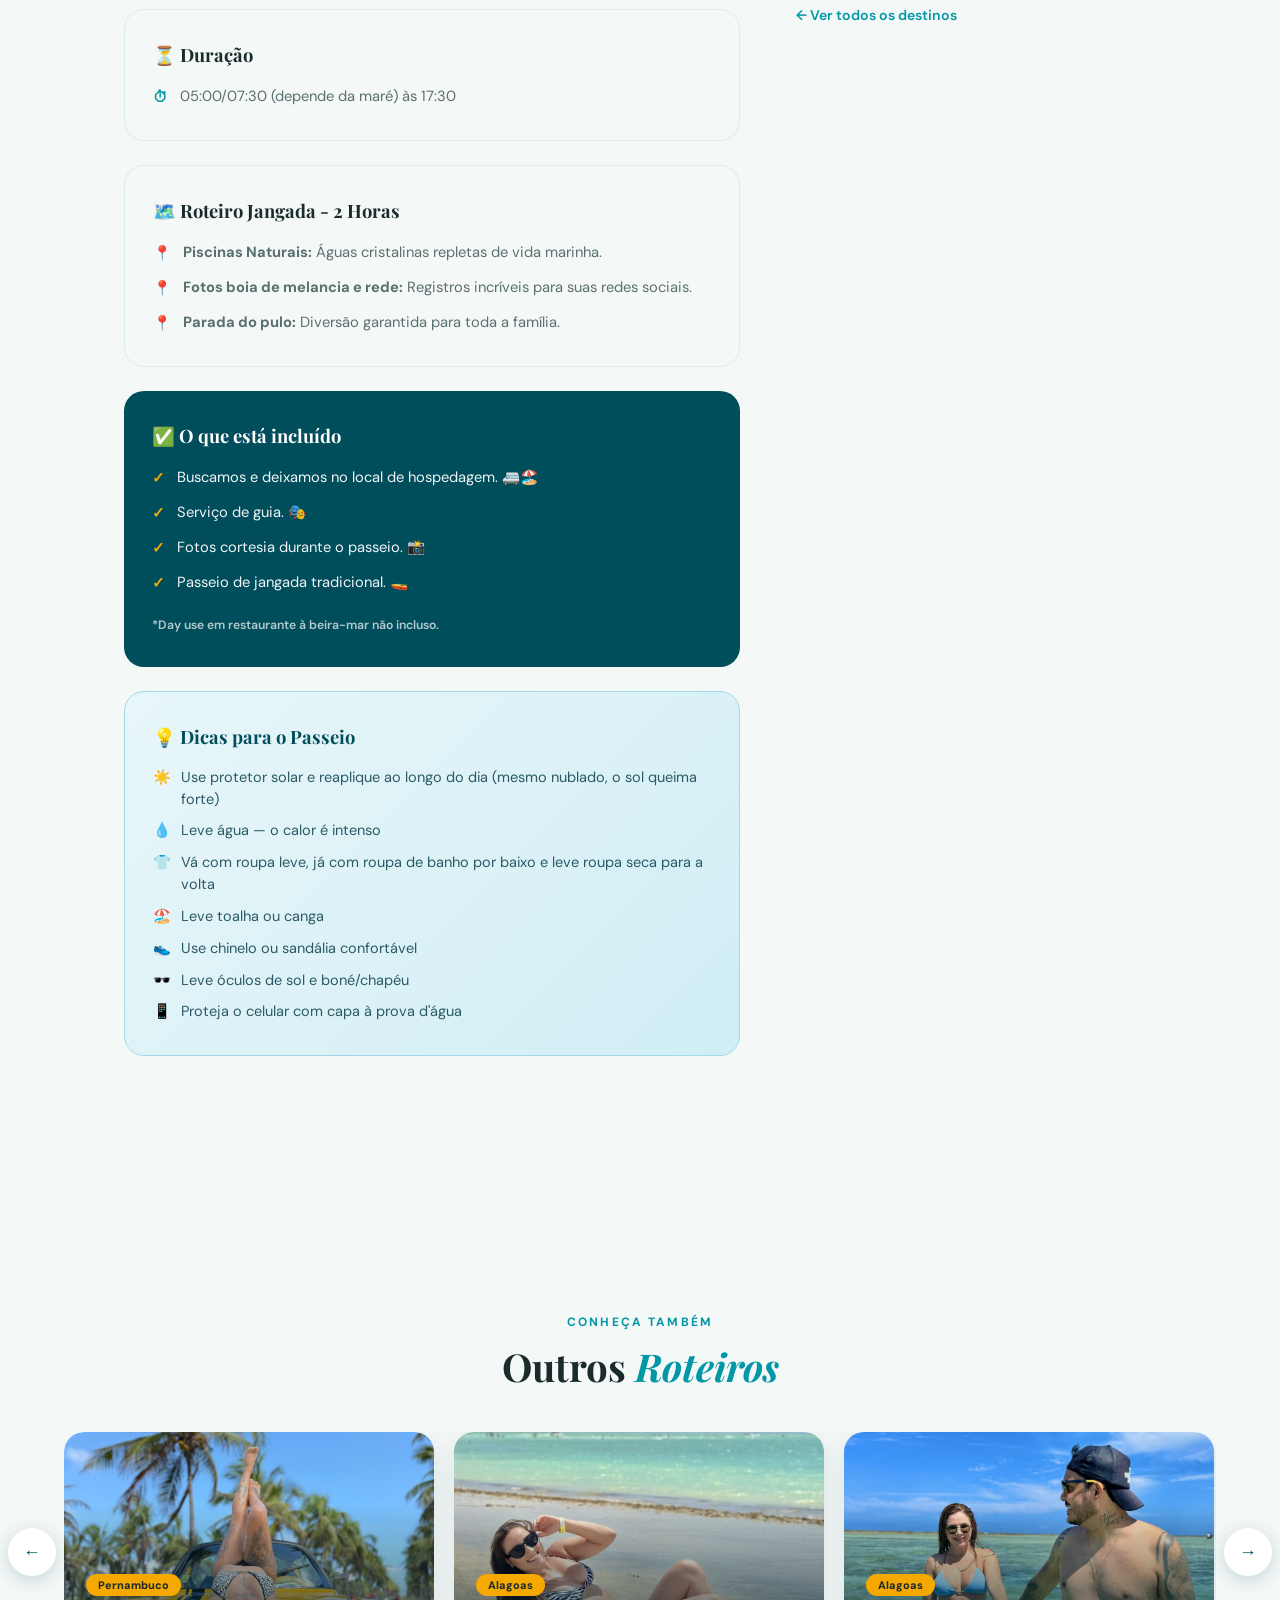
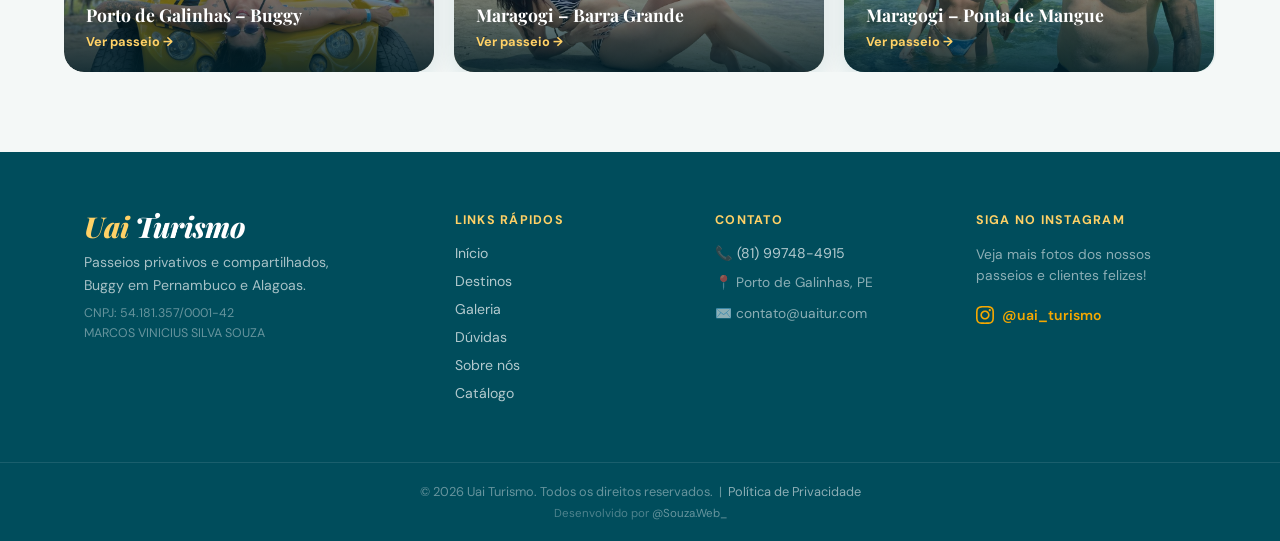
<file: passeio-milagres.html>
<!DOCTYPE html>
<html lang="pt-BR">

<head>
  <meta charset="UTF-8" />
  <meta name="viewport" content="width=device-width, initial-scale=1.0" />
  <title>São Miguel dos Milagres – Uai Turismo</title>
    <!-- Favicon -->
    <link rel="icon" type="image/png" href="foto/logoo.png">
    <link rel="apple-touch-icon" href="foto/logoo.png">

  <link
    href="https://fonts.googleapis.com/css2?family=Playfair+Display:ital,wght@0,700;0,900;1,700&family=DM+Sans:wght@300;400;500;600;700&display=swap"
    rel="stylesheet" />
  <link rel="stylesheet" href="style.css" />
  <link rel="stylesheet" href="style-upgrade.css" />
  <style>
    /* CURSOR */
    * {
      cursor: none !important;
    }

    @media(pointer:coarse) {
      * {
        cursor: auto !important;
      }
    }

    #cursor-dot,
    #cursor-ring {
      position: fixed;
      top: 0;
      left: 0;
      border-radius: 50%;
      pointer-events: none;
      z-index: 99999;
      transform: translate(-50%, -50%);
      transition-property: opacity, background, border-color, transform;
      transition-timing-function: ease;
    }

    #cursor-dot {
      width: 8px;
      height: 8px;
      background: var(--amber);
      transition-duration: .08s;
    }

    #cursor-ring {
      width: 36px;
      height: 36px;
      border: 2px solid rgba(245, 168, 0, .5);
      background: transparent;
      transition-duration: .18s;
      mix-blend-mode: exclusion;
    }

    @media(pointer:coarse) {

      #cursor-dot,
      #cursor-ring {
        display: none !important;
      }
    }

    body:has(a:hover) #cursor-dot,
    body:has(button:hover) #cursor-dot {
      background: white;
      transform: translate(-50%, -50%) scale(2);
    }

    body:has(a:hover) #cursor-ring,
    body:has(button:hover) #cursor-ring {
      border-color: white;
      transform: translate(-50%, -50%) scale(1.6);
    }

    /* NAV LOGO */
    .nav-logo-img {
      height: 72px;
      border-radius: 10px;
      display: block;
      filter: drop-shadow(0 2px 8px rgba(0,0,0,.25));
    }

    /* HERO */
    .ph {
      min-height: 68vh;
      background: linear-gradient(155deg, var(--teal-deeper) 0%, var(--teal) 55%, #00bcd4 100%);
      display: flex;
      align-items: center;
      padding: 110px 5% 70px;
      position: relative;
      overflow: hidden;
    }

    .ph::before {
      content: '';
      position: absolute;
      inset: 0;
      background: url("foto/milagres/IMG_2773.jpg") center/cover no-repeat;
      opacity: .15;
      z-index: 0;
    }

    .ph::after {
      content: '';
      position: absolute;
      inset: 0;
      background: linear-gradient(90deg, rgba(0, 77, 92, .85) 0%, rgba(0, 77, 92, .4) 60%, transparent 100%);
      z-index: 0;
    }

    .phc {
      position: relative;
      z-index: 1;
      max-width: 700px;
    }

    .ph-emoji {
      font-size: 3rem;
      margin-bottom: 14px;
      display: block;
    }

    .ph h1 {
      font-family: 'Playfair Display', serif;
      font-size: clamp(2.2rem, 5vw, 3.8rem);
      color: white;
      line-height: 1.1;
      margin-bottom: 14px;
      text-shadow: 0 2px 20px rgba(0, 0, 0, .25);
    }

    .ph h1 span {
      color: var(--amber-light);
      font-style: italic;
    }

    .ph-sub {
      color: rgba(255, 255, 255, .82);
      font-size: 1rem;
      line-height: 1.7;
      max-width: 520px;
      margin-bottom: 28px;
    }

    .ph-badges {
      display: flex;
      gap: 12px;
      flex-wrap: wrap;
    }

    .ph-badge {
      background: rgba(255, 255, 255, .12);
      border: 1px solid rgba(255, 255, 255, .22);
      color: white;
      padding: 7px 16px;
      border-radius: 50px;
      font-size: .8rem;
      font-weight: 600;
      backdrop-filter: blur(6px);
    }

    /* WAVE */
    .pwav {
      line-height: 0;
      background: linear-gradient(155deg, var(--teal-deeper), var(--teal) 60%, #00bcd4);
    }

    .pwav svg {
      width: 100%;
      display: block;
    }

    /* LAYOUT */
    .pbody {
      max-width: 1160px;
      margin: 0 auto;
      padding: 70px 5%;
      display: grid;
      grid-template-columns: 1fr 360px;
      gap: 56px;
      align-items: start;
    }

    @media(max-width:940px) {
      .pbody {
        grid-template-columns: 1fr;
        gap: 40px;
      }
    }

    /* ═══ CARROSSEL ═══ */
    .pcwrap {
      position: relative;
      margin-bottom: 48px;
    }

    .pclabel {
      display: inline-flex;
      align-items: center;
      gap: 8px;
      font-size: .72rem;
      font-weight: 700;
      letter-spacing: .12em;
      text-transform: uppercase;
      color: var(--teal);
      margin-bottom: 14px;
    }

    .pclabel::before {
      content: '';
      width: 24px;
      height: 2px;
      background: var(--amber);
      border-radius: 1px;
      display: block;
    }

    /* Moldura com borda gradiente */
    .pcframe {
      position: relative;
      padding: 8px;
      background: linear-gradient(135deg, var(--amber) 0%, var(--teal) 50%, var(--amber-light) 100%);
      border-radius: 28px;
      box-shadow: 0 24px 64px rgba(0, 105, 120, .22), 0 0 0 1px rgba(255, 255, 255, .06);
    }

    /* Enfeites de canto */
    .pcframe::before,
    .pcframe::after {
      content: '✦';
      position: absolute;
      font-size: 1rem;
      color: var(--amber);
      z-index: 10;
      line-height: 1;
    }

    .pcframe::before {
      top: -11px;
      left: 22px;
    }

    .pcframe::after {
      bottom: -11px;
      right: 22px;
      color: var(--amber-light);
    }

    .pc {
      position: relative;
      border-radius: 22px;
      overflow: hidden;
      background: var(--teal-deeper);
      aspect-ratio: 4/3;
    }

    .pctrack {
      display: flex;
      height: 100%;
      transition: transform .65s cubic-bezier(.4, 0, .2, 1);
      will-change: transform;
    }

    .pcs {
      flex: 0 0 100%;
      min-width: 100%;
      height: 100%;
      overflow: hidden;
    }

    .pcs img {
      width: 100%;
      height: 100%;
      object-fit: cover;
      display: block;
      transition: transform .7s ease;
    }

    .pcs:hover img {
      transform: scale(1.04);
    }

    /* Setas */
    .pcprev,
    .pcnext {
      position: absolute;
      top: 50%;
      transform: translateY(-50%);
      width: 44px;
      height: 44px;
      border-radius: 50%;
      border: none;
      background: rgba(0, 0, 0, .42);
      color: white;
      font-size: 1.1rem;
      cursor: pointer;
      z-index: 5;
      display: flex;
      align-items: center;
      justify-content: center;
      transition: background .25s, transform .25s;
      backdrop-filter: blur(8px);
    }

    .pcprev {
      left: 14px;
    }

    .pcnext {
      right: 14px;
    }

    .pcprev:hover,
    .pcnext:hover {
      background: var(--amber);
      color: var(--text);
      transform: translateY(-50%) scale(1.1);
    }

    /* Contador */
    .pccount {
      position: absolute;
      top: 14px;
      right: 14px;
      background: rgba(0, 0, 0, .45);
      backdrop-filter: blur(8px);
      color: white;
      font-size: .75rem;
      font-weight: 700;
      padding: 5px 12px;
      border-radius: 50px;
      z-index: 5;
      letter-spacing: .06em;
    }

    /* Caption hover */
    .pccap {
      position: absolute;
      bottom: 0;
      left: 0;
      right: 0;
      padding: 40px 20px 16px;
      background: linear-gradient(transparent, rgba(0, 20, 30, .75));
      color: white;
      font-size: .82rem;
      font-weight: 600;
      opacity: 0;
      transition: opacity .3s;
      z-index: 5;
      pointer-events: none;
    }

    .pc:hover .pccap {
      opacity: 1;
    }

    /* Dots */
    .pcdots {
      display: flex;
      justify-content: center;
      align-items: center;
      gap: 7px;
      margin-top: 16px;
    }

    .pcd {
      width: 9px;
      height: 9px;
      border-radius: 50%;
      background: rgba(0, 105, 120, .25);
      border: none;
      cursor: pointer;
      transition: all .3s;
      padding: 0;
    }

    .pcd.active {
      background: var(--amber);
      width: 26px;
      border-radius: 5px;
    }

    .pcd:hover {
      background: var(--teal);
    }

    /* CONTEÚDO */
    .pdesc {
      font-size: 1rem;
      color: var(--text-muted);
      line-height: 1.8;
      margin-bottom: 36px;
    }

    .pdesc p+p {
      margin-top: 16px;
    }

    .pinc {
      background: var(--off-white);
      border-radius: 20px;
      padding: 32px 28px;
      margin-bottom: 24px;
      border: 1px solid rgba(0, 151, 167, .10);
    }

    .pinc h3 {
      font-family: 'Playfair Display', serif;
      font-size: 1.15rem;
      color: var(--text);
      margin-bottom: 18px;
    }

    .pinc ul {
      list-style: none;
      display: flex;
      flex-direction: column;
      gap: 12px;
    }

    .pinc li {
      display: flex;
      align-items: flex-start;
      gap: 12px;
      font-size: .92rem;
      color: var(--text-muted);
      line-height: 1.5;
    }

    .ii {
      color: var(--teal);
      font-weight: 800;
      flex-shrink: 0;
      margin-top: 1px;
    }

    .ptips {
      background: linear-gradient(135deg, var(--teal-deeper), var(--teal));
      border-radius: 20px;
      padding: 32px 28px;
      color: white;
    }

    .ptips h3 {
      font-family: 'Playfair Display', serif;
      font-size: 1.15rem;
      margin-bottom: 16px;
    }

    .ptips ul {
      list-style: none;
      display: flex;
      flex-direction: column;
      gap: 10px;
    }

    .ptips li {
      font-size: .9rem;
      color: rgba(255, 255, 255, .85);
      line-height: 1.55;
    }

    /* SIDEBAR */
    .psidebar {
      display: flex;
      flex-direction: column;
      gap: 24px;
    }

    .ctacard {
      background: white;
      border-radius: 24px;
      padding: 34px 26px;
      box-shadow: 0 8px 40px rgba(0, 105, 120, .13);
      border: 1px solid rgba(0, 151, 167, .10);
      text-align: center;
    }

    .ctacard-em {
      font-size: 2.4rem;
      margin-bottom: 10px;
    }

    .ctacard h4 {
      font-family: 'Playfair Display', serif;
      font-size: 1.25rem;
      color: var(--text);
      margin-bottom: 8px;
    }

    .ctacard p {
      font-size: .87rem;
      color: var(--text-muted);
      margin-bottom: 22px;
      line-height: 1.6;
    }

    .ctacard .btn-primary {
      width: 100%;
      justify-content: center;
    }

    /* Mascote placeholder — pronto para receber imagem */
    .mascote-box {
      background: var(--off-white);
      border-radius: 20px;
      border: 2px dashed rgba(0, 151, 167, .30);
      padding: 28px 20px;
      text-align: center;
      display: flex;
      flex-direction: column;
      align-items: center;
      gap: 14px;
    }

    .mascote-img-wrap {
      width: 130px;
      height: 130px;
      border-radius: 50%;
      background: linear-gradient(135deg, var(--teal-dark), var(--teal));
      display: flex;
      align-items: center;
      justify-content: center;
      overflow: hidden;
      position: relative;
      box-shadow: 0 6px 24px rgba(0, 105, 120, .25);
    }

    /* ↓↓↓ QUANDO TIVER A FOTO DO MASCOTE:
     Coloque <img loading="lazy" src="foto/Mascote Uai Chatbot.png" ...> dentro de .mascote-img-wrap
     e remova o span .mascote-ph abaixo */
    .mascote-ph {
      font-size: 4rem;
      line-height: 1;
    }

    .mascote-box p {
      font-size: .84rem;
      color: var(--text-muted);
      line-height: 1.55;
      font-style: italic;
    }

    .mascote-box strong {
      color: var(--teal);
      font-style: normal;
    }

    .back-link {
      display: inline-flex;
      align-items: center;
      gap: 8px;
      color: var(--teal);
      font-weight: 600;
      font-size: .88rem;
      transition: .3s;
    }

    .back-link:hover {
      color: var(--teal-dark);
    }

    /* OUTROS */
    .outros-sec {
      background: var(--off-white);
      padding: 80px 5%;
    }

    .outros-hd {
      text-align: center;
      margin-bottom: 36px;
    }

    .outros-grid {
      max-width: 1100px;
      margin: 0 auto;
      display: grid;
      grid-template-columns: repeat(3, 1fr);
      gap: 20px;
    }

    @media(max-width:768px) {
      .outros-grid {
        grid-template-columns: 1fr;
      }
    }

    .outro-card {
      border-radius: 20px;
      overflow: hidden;
      position: relative;
      height: 230px;
      cursor: pointer;
    }

    .outro-card img {
      width: 100%;
      height: 100%;
      object-fit: cover;
      transition: transform .5s;
      display: block;
    }

    .outro-card:hover img {
      transform: scale(1.07);
    }

    .outro-overlay {
      position: absolute;
      inset: 0;
      background: linear-gradient(180deg, transparent 35%, rgba(0, 40, 50, .90));
      display: flex;
      flex-direction: column;
      justify-content: flex-end;
      padding: 22px;
      color: white;
    }

    .outro-overlay h4 {
      font-family: 'Playfair Display', serif;
      font-size: 1.1rem;
      margin-bottom: 5px;
    }

    .outro-overlay a {
      font-size: .8rem;
      color: var(--amber-light);
      font-weight: 700;
      transition: .2s;
    }

    .outro-overlay a:hover {
      color: white;
    }

    /* FOOTER LOGO */
    .fl-wrap {
      display: flex;
      align-items: center;
      gap: 8px;
      margin-bottom: 12px;
    }

    .fl-wrap img {
      height: 42px;
      border-radius: 7px;
    }

    @media(max-width:600px) {
      .ph {
        padding: 100px 5% 60px;
      }

      .pcprev,
      .pcnext {
        width: 36px;
        height: 36px;
        font-size: .9rem;
      }

      /* Fix roteiro mobile */
      .pinc li {
        flex-direction: column;
        gap: 4px;
      }
      .pinc li .ii {
        margin-top: 0;
      }
      .pinc li span:last-child {
        padding-left: 0;
      }
      .pbody {
        padding: 36px 4%;
      }
      .pinc {
        padding: 22px 18px;
      }
    }

    <style id="nav-mobile-fix">@media (max-width: 768px) {
      #navMenu {
        display: flex !important;
        position: fixed !important;
        top: 0 !important;
        left: 0 !important;
        right: 0 !important;
        bottom: 0 !important;
        width: 100% !important;
        height: 100% !important;
        z-index: 99990 !important;
        background: var(--teal-deeper) !important;
        flex-direction: column !important;
        align-items: center !important;
        justify-content: center !important;
        gap: 8px !important;
        transform: none !important;
        /* Estado fechado — sem display:none para transição funcionar */
        opacity: 0;
        visibility: hidden;
        pointer-events: none;
        transition: opacity 0.35s ease, visibility 0.35s ease;
      }

      #navMenu.open {
        opacity: 1 !important;
        visibility: visible !important;
        pointer-events: all !important;
      }

      #navMenu li {
        width: 100%;
        text-align: center;
      }

      #navMenu li a {
        display: block;
        font-size: 1.2rem !important;
        padding: 14px 24px !important;
        color: white !important;
        border-radius: 12px;
        transition: background 0.2s ease;
      }

      #navMenu li a:hover {
        background: rgba(255, 255, 255, 0.10);
      }

      #navMenu .nav-cta {
        background: var(--amber) !important;
        color: var(--text) !important;
        border-radius: 50px !important;
        font-weight: 700 !important;
        margin-top: 8px;
        display: inline-flex !important;
        width: auto !important;
        padding: 12px 28px !important;
      }

      .nav-toggle {
        z-index: 99995 !important;
        position: relative;
      }

      #nav {
        z-index: 99992 !important;
      }
    }
  </style>

  </style>

    <style>
        .floating-wpp {
            position: fixed;
            bottom: 24px;
            left: 24px;
            width: 60px;
            height: 60px;
            background-color: #25D366;
            color: white;
            border-radius: 50%;
            display: flex;
            align-items: center;
            justify-content: center;
            font-size: 32px;
            box-shadow: 0 4px 14px rgba(37, 211, 102, 0.4);
            z-index: 1000;
            transition: transform 0.3s ease;
        }
        .floating-wpp:hover {
            transform: scale(1.1);
        }
        @media (max-width: 480px) {
            .floating-wpp {
                bottom: 16px;
                left: 16px;
                width: 50px;
                height: 50px;
            }
            .floating-wpp svg { padding: 4px; }
        }
    </style>
    

    <meta property="og:image" content="https://www.uaitur.com/foto/Logo%20_uai%20TURISMO_%20na%20Praia%20Tropical.png">
    <meta property="og:image:width" content="400">
    <meta property="og:image:height" content="400">
    <meta name="twitter:card" content="summary">
    <meta name="twitter:image" content="https://www.uaitur.com/foto/Logo%20_uai%20TURISMO_%20na%20Praia%20Tropical.png">

    <!-- Meta Pixel Code -->
    <script>
    !function(f,b,e,v,n,t,s)
    {if(f.fbq)return;n=f.fbq=function(){n.callMethod?
    n.callMethod.apply(n,arguments):n.queue.push(arguments)};
    if(!f._fbq)f._fbq=n;n.push=n;n.loaded=!0;n.version='2.0';
    n.queue=[];t=b.createElement(e);t.async=!0;
    t.src=v;s=b.getElementsByTagName(e)[0];
    s.parentNode.insertBefore(t,s)}(window, document,'script',
    'https://connect.facebook.net/en_US/fbevents.js');
    fbq('init', '1936582633666731');
    fbq('track', 'PageView');
    </script>
    <noscript><img height="1" width="1" style="display:none"
    src="https://www.facebook.com/tr?id=1936582633666731&ev=PageView&noscript=1"
    /></noscript>
    <!-- End Meta Pixel Code -->

</head>

<body>
  <div id="cursor-dot"></div>
  <div id="cursor-ring"></div>

  <!-- NAV -->
  <nav id="nav">
    <a class="nav-logo" href="index.html">
      <img src="foto/logoo.png" alt="Uai Turismo" class="nav-logo-img">
    </a>
    <button class="nav-toggle" id="navToggle" aria-label="Abrir menu"><span></span><span></span><span></span></button>
        <ul id="navMenu">
      <li><a href="index.html#hero">Início</a></li>
      <li><a href="index.html#destinos">Destinos</a></li>
      <li><a href="index.html#galeria">Galeria</a></li>
      <li><a href="index.html#faq">Dúvidas</a></li>
      <li><a href="quem-somos.html">Sobre nós</a></li>
      <li><a href="https://uaiturismo.surishop.ai/catalog" target="_blank">Catálogo</a></li>
      <li><a href="https://www.instagram.com/uai_turismo/" target="_blank" aria-label="Instagram" title="@uai_turismo" style="display:flex;align-items:center;padding:4px 8px;color:rgba(255,255,255,.75);transition:color .2s" onmouseover="this.style.color='#FFD166'" onmouseout="this.style.color='rgba(255,255,255,.75)'"><svg width="20" height="20" viewBox="0 0 24 24" fill="currentColor" style="vertical-align:middle"><path d="M12 2.163c3.204 0 3.584.012 4.85.07 3.252.148 4.771 1.691 4.919 4.919.058 1.265.069 1.645.069 4.849 0 3.205-.012 3.584-.069 4.849-.149 3.225-1.664 4.771-4.919 4.919-1.266.058-1.644.07-4.85.07-3.204 0-3.584-.012-4.849-.07-3.26-.149-4.771-1.699-4.919-4.92-.058-1.265-.07-1.644-.07-4.849 0-3.204.013-3.583.07-4.849.149-3.227 1.664-4.771 4.919-4.919 1.266-.057 1.645-.069 4.849-.069zm0-2.163c-3.259 0-3.667.014-4.947.072-4.358.2-6.78 2.618-6.98 6.98-.059 1.281-.073 1.689-.073 4.948 0 3.259.014 3.668.072 4.948.2 4.358 2.618 6.78 6.98 6.98 1.281.058 1.689.072 4.948.072 3.259 0 3.668-.014 4.948-.072 4.354-.2 6.782-2.618 6.979-6.98.059-1.28.073-1.689.073-4.948 0-3.259-.014-3.667-.072-4.947-.196-4.354-2.617-6.78-6.979-6.98-1.281-.059-1.69-.073-4.949-.073zm0 5.838c-3.403 0-6.162 2.759-6.162 6.162s2.759 6.163 6.162 6.163 6.162-2.759 6.162-6.163c0-3.403-2.759-6.162-6.162-6.162zm0 10.162c-2.209 0-4-1.79-4-4 0-2.209 1.791-4 4-4s4 1.791 4 4c0 2.21-1.791 4-4 4zm6.406-11.845c-.796 0-1.441.645-1.441 1.44s.645 1.44 1.441 1.44c.795 0 1.439-.645 1.439-1.44s-.644-1.44-1.439-1.44z"/></svg></a></li>
      <li><a href="https://wa.me/5581997484915?text=Olá%2C%20vim%20pelo%20site%20e%20gostaria%20de%20saber%20mais" class="nav-cta" target="_blank"><svg width="16" height="16" viewBox="0 0 24 24" fill="currentColor"><path d="M17.472 14.382c-.297-.149-1.758-.867-2.03-.967-.273-.099-.471-.148-.67.15-.197.297-.767.966-.94 1.164-.173.199-.347.223-.644.075-.297-.15-1.255-.463-2.39-1.475-.883-.788-1.48-1.761-1.653-2.059-.173-.297-.018-.458.13-.606.134-.133.298-.347.446-.52.149-.174.198-.298.298-.497.099-.198.05-.371-.025-.52-.075-.149-.669-1.612-.916-2.207-.242-.579-.487-.5-.669-.51-.173-.008-.371-.01-.57-.01-.198 0-.52.074-.792.372-.272.297-1.04 1.016-1.04 2.479 0 1.462 1.065 2.875 1.213 3.074.149.198 2.096 3.2 5.077 4.487.709.306 1.262.489 1.694.625.712.227 1.36.195 1.871.118.571-.085 1.758-.719 2.006-1.413.248-.694.248-1.289.173-1.413-.074-.124-.272-.198-.57-.347m-5.421 7.403h-.004a9.87 9.87 0 01-5.031-1.378l-.361-.214-3.741.982.998-3.648-.235-.374a9.86 9.86 0 01-1.51-5.26c.001-5.45 4.436-9.884 9.888-9.884 2.64 0 5.122 1.03 6.988 2.898a9.825 9.825 0 012.893 6.994c-.003 5.45-4.437 9.884-9.885 9.884m8.413-18.297A11.815 11.815 0 0012.05 0C5.495 0 .16 5.335.157 11.892c0 2.096.547 4.142 1.588 5.945L.057 24l6.305-1.654a11.882 11.882 0 005.683 1.448h.005c6.554 0 11.89-5.335 11.893-11.893a11.821 11.821 0 00-3.48-8.413Z" /></svg> Solicitar Orçamento</a></li>
    </ul>
  </nav>

  <!-- HERO -->
  <section class="ph">
    <div class="phc">
      <span class="ph-emoji">🐠</span>
      <h1>São Miguel dos Milagres<br><span>praias desertas e recifes naturais em Alagoas</span></h1>
      <p class="ph-sub">É um refúgio de tranquilidade, com mar calmo em tons de azul, areia branca e coqueirais que emolduram um cenário de pura paz. Para completar a experiência, o passeio de jangada leva você até piscinas naturais incríveis, onde a beleza do lugar se revela ainda mais de perto. <strong>Passeio exclusivamente privativo</strong> — saída geralmente às 05:00.</p>
      <div class="ph-badges">
        <span class="ph-badge">📸 Fotos de cortesia inclusas</span>
        <span class="ph-badge">🚐 Transporte incluso</span>
        <span class="ph-badge">🔒 Exclusivamente Privativo</span>
      </div>
    </div>
  </section>

  <div class="pwav"><svg viewBox="0 0 1440 48" xmlns="http://www.w3.org/2000/svg" preserveAspectRatio="none">
      <path d="M0,24 C360,48 1080,0 1440,24 L1440,48 L0,48 Z" fill="#f4f8f7" />
    </svg></div>

  <!-- CORPO -->
  <div style="background:var(--off-white);padding-bottom:80px;">
    <div class="pbody">

      <!-- Coluna principal -->
      <div>

        <!-- CARROSSEL -->
        <div class="pcwrap">
          <p class="pclabel">Galeria de fotos</p>
          <div class="pcframe">
            <div class="pc" id="pc-milagres">
              <div class="pctrack" id="pct-milagres">
                <div class="pcs">
                  <img src="foto/milagres/Foto capa passeio, galeria - Milagres.jpeg" alt="São Miguel dos Milagres foto 1" loading="lazy">
                </div>
                <div class="pcs">
                  <img src="foto/milagres/IMG_0997.jpg" alt="São Miguel dos Milagres foto 2" loading="lazy">
                </div>
                <div class="pcs">
                  <img src="foto/milagres/Foto Carrossel - Milagres.jpeg" alt="São Miguel dos Milagres foto 3" loading="lazy">
                </div>
                <div class="pcs">
                  <img src="foto/milagres/Foto capa passeio, galeria - Milagres.jpeg" alt="São Miguel dos Milagres foto 4" loading="lazy">
                </div>
              </div>
              <button class="pcprev" id="pcp-milagres" aria-label="Anterior">&#8592;</button>
              <button class="pcnext" id="pcn-milagres" aria-label="Próxima">&#8594;</button>
              <div class="pccount" id="pcc-milagres">1 / 4</div>
              <div class="pccap">📍 São Miguel dos Milagres</div>
            </div>
          </div>
          <div class="pcdots" id="pcd-milagres"><button class="pcd active" data-i="0"
              aria-label="Foto 1"></button><button class="pcd" data-i="1" aria-label="Foto 2"></button><button
              class="pcd" data-i="2" aria-label="Foto 3"></button><button class="pcd" data-i="3" aria-label="Foto 4"></button></div>
        </div>

        <!-- DESC -->
        <div class="pdesc">
          <p>É um refúgio de tranquilidade, com mar calmo em tons de azul, areia branca e coqueirais que emolduram um cenário de pura paz. Para completar a experiência, o passeio de jangada leva você até piscinas naturais incríveis, onde a beleza do lugar se revela ainda mais de perto.</p>
          <p>Este passeio é <strong>exclusivamente privativo</strong>, com saída geralmente às <strong>05:00</strong> conforme a tábua da maré. Total exclusividade para o seu grupo.</p>
        </div>

                <!-- DURACAO -->
        <div class="pinc" style="margin-bottom:24px;">
          <h3>⏳ Duração</h3>
          <ul>
            <li><span class="ii">⏱</span><span>05:00/07:30 (depende da maré) às 17:30</span></li>
          </ul>
        </div>
        <!-- ROTEIRO -->
        <div class="pinc" style="margin-bottom:24px;">
          <h3>🗺️ Roteiro Jangada - 2 Horas</h3>
          <ul>
            <li><span class="ii">📍</span><span><strong>Piscinas Naturais:</strong> Águas cristalinas repletas de vida marinha.</span></li>
            <li><span class="ii">📍</span><span><strong>Fotos boia de melancia e rede:</strong> Registros incríveis para suas redes sociais.</span></li>
            <li><span class="ii">📍</span><span><strong>Parada do pulo:</strong> Diversão garantida para toda a família.</span></li>
          </ul>
        </div>
        <!-- INCLUSO -->
        <div class="pinc p-incluso">
          <h3>✅ O que está incluído</h3>
          <ul>
            <li><span class="ii">✓</span><span>Buscamos e deixamos no local de hospedagem. 🚐🏖️</span></li>
            <li><span class="ii">✓</span><span>Serviço de guia. 🎭</span></li>
            <li><span class="ii">✓</span><span>Fotos cortesia durante o passeio. 📸</span></li>
            <li><span class="ii">✓</span><span>Passeio de jangada tradicional. 🚤</span></li>
            <li style="margin-top:10px;"><small style="color:var(--text-muted);font-weight:600;">*Day use em restaurante à beira-mar não incluso.</small></li>
          </ul>
        </div>


        <!-- DICAS PARA O PASSEIO -->
        <div class="pinc" style="background: linear-gradient(135deg, #e8f6f9 0%, #d0eef5 100%); border: 1px solid #a0d9e8; border-radius: 20px; padding: 32px 28px; margin-bottom: 24px;">
          <h3 style="font-family: 'Playfair Display', serif; font-size: 1.15rem; color: #004D5C; margin-bottom: 18px;">💡 Dicas para o Passeio</h3>
          <ul style="list-style: none; display: flex; flex-direction: column; gap: 10px;">
            <li style="display: flex; align-items: flex-start; gap: 10px; font-size: .91rem; color: #2a5a66;"><span style="flex-shrink:0;">☀️</span> Use protetor solar e reaplique ao longo do dia (mesmo nublado, o sol queima forte)</li>
            <li style="display: flex; align-items: flex-start; gap: 10px; font-size: .91rem; color: #2a5a66;"><span style="flex-shrink:0;">💧</span> Leve água — o calor é intenso</li>
            <li style="display: flex; align-items: flex-start; gap: 10px; font-size: .91rem; color: #2a5a66;"><span style="flex-shrink:0;">👕</span> Vá com roupa leve, já com roupa de banho por baixo e leve roupa seca para a volta</li>
            <li style="display: flex; align-items: flex-start; gap: 10px; font-size: .91rem; color: #2a5a66;"><span style="flex-shrink:0;">🏖️</span> Leve toalha ou canga</li>
            <li style="display: flex; align-items: flex-start; gap: 10px; font-size: .91rem; color: #2a5a66;"><span style="flex-shrink:0;">👟</span> Use chinelo ou sandália confortável</li>
            <li style="display: flex; align-items: flex-start; gap: 10px; font-size: .91rem; color: #2a5a66;"><span style="flex-shrink:0;">🕶️</span> Leve óculos de sol e boné/chapéu</li>
            <li style="display: flex; align-items: flex-start; gap: 10px; font-size: .91rem; color: #2a5a66;"><span style="flex-shrink:0;">📱</span> Proteja o celular com capa à prova d'água</li>
          </ul>
        </div>
        <!-- DICAS -->
        
      </div>

      <!-- SIDEBAR -->
      <div class="psidebar">

        <div class="ctacard">
          <div class="ctacard-em"></div>
          <h4>Garanta sua vaga!</h4>
          <p>Vagas limitadas. Fale com a gente no WhatsApp e reserve com segurança agora mesmo.</p>
          <a href="https://wa.me/5581997484915?text=Ol%C3%A1%2C+vim+pelo+site+e+gostaria+de+saber+mais"
            class="btn-primary" target="_blank">
            <svg width="18" height="18" viewBox="0 0 24 24" fill="currentColor">
              <path
                d="M17.472 14.382c-.297-.149-1.758-.867-2.03-.967-.273-.099-.471-.148-.67.15-.197.297-.767.966-.94 1.164-.173.199-.347.223-.644.075-.297-.15-1.255-.463-2.39-1.475-.883-.788-1.48-1.761-1.653-2.059-.173-.297-.018-.458.13-.606.134-.133.298-.347.446-.52.149-.174.198-.298.298-.497.099-.198.05-.371-.025-.52-.075-.149-.669-1.612-.916-2.207-.242-.579-.487-.5-.669-.51-.173-.008-.371-.01-.57-.01-.198 0-.52.074-.792.372-.272.297-1.04 1.016-1.04 2.479 0 1.462 1.065 2.875 1.213 3.074.149.198 2.096 3.2 5.077 4.487.709.306 1.262.489 1.694.625.712.227 1.36.195 1.871.118.571-.085 1.758-.719 2.006-1.413.248-.694.248-1.289.173-1.413-.074-.124-.272-.198-.57-.347m-5.421 7.403h-.004a9.87 9.87 0 01-5.031-1.378l-.361-.214-3.741.982.998-3.648-.235-.374a9.86 9.86 0 01-1.51-5.26c.001-5.45 4.436-9.884 9.888-9.884 2.64 0 5.122 1.03 6.988 2.898a9.825 9.825 0 012.893 6.994c-.003 5.45-4.437 9.884-9.885 9.884m8.413-18.297A11.815 11.815 0 0012.05 0C5.495 0 .16 5.335.157 11.892c0 2.096.547 4.142 1.588 5.945L.057 24l6.305-1.654a11.882 11.882 0 005.683 1.448h.005c6.554 0 11.89-5.335 11.893-11.893a11.821 11.821 0 00-3.48-8.413Z" />
            </svg> Reservar no WhatsApp
          </a>
        </div>

        <div class="mascote-box">
          <img loading="lazy" src="foto/Mascote Uai Chatbot.png" alt="Mascote Uai Turismo"
            style="width:100%;border-radius:16px;display:block;">
          <p><strong>Dúvidas sobre o passeio?</strong><br>Fale com a gente pelo WhatsApp! 🐊</p>
<a href="https://wa.me/5581997484915?text=Ol%C3%A1%21+vim+pelo+site+e+tenho+uma+duvida%21" class="btn-primary" target="_blank" style="width:100%;justify-content:center;background:#25D366;border-color:#25D366;margin-top:4px;">
            <svg width="18" height="18" viewBox="0 0 24 24" fill="currentColor"><path d="M17.472 14.382c-.297-.149-1.758-.867-2.03-.967-.273-.099-.471-.148-.67.15-.197.297-.767.966-.94 1.164-.173.199-.347.223-.644.075-.297-.15-1.255-.463-2.39-1.475-.883-.788-1.48-1.761-1.653-2.059-.173-.297-.018-.458.13-.606.134-.133.298-.347.446-.52.149-.174.198-.298.298-.497.099-.198.05-.371-.025-.52-.075-.149-.669-1.612-.916-2.207-.242-.579-.487-.5-.669-.51-.173-.008-.371-.01-.57-.01-.198 0-.52.074-.792.372-.272.297-1.04 1.016-1.04 2.479 0 1.462 1.065 2.875 1.213 3.074.149.198 2.096 3.2 5.077 4.487.709.306 1.262.489 1.694.625.712.227 1.36.195 1.871.118.571-.085 1.758-.719 2.006-1.413.248-.694.248-1.289.173-1.413-.074-.124-.272-.198-.57-.347m-5.421 7.403h-.004a9.87 9.87 0 01-5.031-1.378l-.361-.214-3.741.982.998-3.648-.235-.374a9.86 9.86 0 01-1.51-5.26c.001-5.45 4.436-9.884 9.888-9.884 2.64 0 5.122 1.03 6.988 2.898a9.825 9.825 0 012.893 6.994c-.003 5.45-4.437 9.884-9.885 9.884m8.413-18.297A11.815 11.815 0 0012.05 0C5.495 0 .16 5.335.157 11.892c0 2.096.547 4.142 1.588 5.945L.057 24l6.305-1.654a11.882 11.882 0 005.683 1.448h.005c6.554 0 11.89-5.335 11.893-11.893a11.821 11.821 0 00-3.48-8.413Z" /></svg> Falar no WhatsApp
          </a>
        </div>

        <button onclick="(function(){var d=['passeio-porto-de-galinhas.html','passeio-maragogi.html','passeio-maragogi-ponta-de-mangue.html','passeio-carneiros.html','passeio-cabo-santo-agostinho.html','passeio-ilha-santo-aleixo.html','passeio-milagres.html','passeio-city-tour.html'];var cur=window.location.pathname.split('/').pop();var opts=d.filter(function(x){return x!==cur;});window.location.href=opts[Math.floor(Math.random()*opts.length)];})();" class="back-link" style="background:none;border:none;cursor:pointer;padding:0;font-family:inherit;">← Ver todos os destinos</a>
      </div>

    </div>
  </div>

  <!-- OUTROS ROTEIROS -->

  <!-- OUTROS ROTEIROS - Carrossel -->
  <section class="rc-section">
    <div class="rc-hd">
      <p class="section-label">Conheça também</p>
      <h2 style="font-family:'Playfair Display',serif;font-size:clamp(1.8rem,3vw,2.6rem);color:var(--text)">Outros <span style="color:var(--teal);font-style:italic">Roteiros</span></h2>
    </div>
    <div class="rc-outer" id="rc-outer">
      <button class="rc-prev-btn" id="rc-prev" aria-label="Anterior">&#8592;</button>
      <div class="rc-viewport">
        <div class="rc-track" id="rc-track">
          <div class="rc-card"><img src="foto/Passeio Buggy - Porto de Galinhas/image-8.jpeg" alt="Porto de Galinhas" loading="lazy"><div class="rc-overlay"><span class="rc-tag">Pernambuco</span><h4>Porto de Galinhas – Buggy</h4><a href="passeio-porto-de-galinhas.html">Ver passeio &rarr;</a></div></div>
          <div class="rc-card"><img src="foto/Maragogi - Barra Grande/Foto Capa passeio, galeria - Maragogi Barra Grande.jpeg" alt="Maragogi – Barra Grande" loading="lazy"><div class="rc-overlay"><span class="rc-tag">Alagoas</span><h4>Maragogi – Barra Grande</h4><a href="passeio-maragogi.html">Ver passeio &rarr;</a></div></div>
          <div class="rc-card"><img src="foto/Maragogi - Ponta de Mangue/image-8.jpeg" alt="Maragogi – Ponta de Mangue" loading="lazy"><div class="rc-overlay"><span class="rc-tag">Alagoas</span><h4>Maragogi – Ponta de Mangue</h4><a href="passeio-maragogi-ponta-de-mangue.html">Ver passeio &rarr;</a></div></div>
          <div class="rc-card"><img src="foto/carneiros/Foto capa passeio, galeria - Carneiros.jpeg" alt="Praia dos Carneiros" loading="lazy"><div class="rc-overlay"><span class="rc-tag">Pernambuco</span><h4>Praia dos Carneiros</h4><a href="passeio-carneiros.html">Ver passeio &rarr;</a></div></div>
          <div class="rc-card"><img src="foto/Cabo de Santo Agostinho Passeios de Buggy/Foto carrossel - Cabo de Santo Agostinho.jpeg" alt="Cabo de Santo Agostinho" loading="lazy"><div class="rc-overlay"><span class="rc-tag">Pernambuco</span><h4>Cabo de Santo Agostinho – Buggy</h4><a href="passeio-cabo-santo-agostinho.html">Ver passeio &rarr;</a></div></div>
          <div class="rc-card"><img src="foto/Santo Aleixo/Foto galeria e capa do passeio - Ilha de Santo Aleixo.jpg" alt="Ilha de Santo Aleixo" loading="lazy"><div class="rc-overlay"><span class="rc-tag">Pernambuco</span><h4>Ilha de Santo Aleixo</h4><a href="passeio-ilha-santo-aleixo.html">Ver passeio &rarr;</a></div></div>
          <div class="rc-card"><img src="foto/milagres/Foto Carrossel - Milagres.jpeg" alt="São Miguel dos Milagres" loading="lazy"><div class="rc-overlay"><span class="rc-tag">Alagoas</span><h4>São Miguel dos Milagres</h4><a href="passeio-milagres.html">Ver passeio &rarr;</a></div></div>
          <div class="rc-card"><img src="foto/Citytour Recife e Olinda/Foto Carrossel - Citytour.JPEG" alt="City Tour Recife e Olinda" loading="lazy"><div class="rc-overlay"><span class="rc-tag">Pernambuco</span><h4>City Tour Recife &amp; Olinda</h4><a href="passeio-city-tour.html">Ver passeio &rarr;</a></div></div>
        </div>
      </div>
      <button class="rc-next-btn" id="rc-next" aria-label="Próximo">&#8594;</button>
    </div>
  </section>

  <script>
  (function() {
    var track = document.getElementById('rc-track');
    var prev = document.getElementById('rc-prev');
    var next = document.getElementById('rc-next');
    if (!track) return;
    var cards = track.querySelectorAll('.rc-card');
    var total = cards.length;
    var cur = 0;
    function getVis() { return window.innerWidth <= 560 ? 1 : window.innerWidth <= 900 ? 2 : 3; }
    function getCardW() { if (!cards[0]) return 0; return cards[0].getBoundingClientRect().width + 20; }
    function update() {
      var vis = getVis();
      var maxCur = Math.max(0, total - vis);
      if (cur > maxCur) cur = 0;
      if (cur < 0) cur = maxCur;
      track.style.transform = 'translateX(-' + (cur * getCardW()) + 'px)';
      if (prev) prev.disabled = false;
      if (next) next.disabled = false;
    }
    if (prev) prev.addEventListener('click', function() { cur--; update(); });
    if (next) next.addEventListener('click', function() { cur++; update(); });
    var tx = 0;
    track.addEventListener('touchstart', function(e) { tx = e.touches[0].clientX; }, { passive: true });
    track.addEventListener('touchend', function(e) {
      var d = tx - e.changedTouches[0].clientX;
      if (Math.abs(d) > 40) { if (d > 0) { cur++; } else { cur--; } update(); }
    });
    window.addEventListener('resize', update);
    update();
  })();
  </script>

  <!-- FOOTER -->
  <footer class="main-footer">
    <div class="footer-inner">
      <div class="footer-brand">
        <div class="footer-logo-text" style="display:flex;align-items:center;gap:6px;font-family:'Playfair Display',serif;font-size:1.8rem;line-height:1;margin-bottom:10px;">
          <span style="color:var(--amber-light);font-weight:800;font-style:italic;">Uai</span>
          <span style="color:white;font-weight:800;font-style:italic;">Turismo</span>
        </div>
        <p>Passeios privativos e compartilhados,<br>Buggy em Pernambuco e Alagoas.</p>
        <p style="margin-top:8px;font-size:.78rem;color:rgba(255,255,255,.4);">CNPJ: 54.181.357/0001-42<br>MARCOS VINICIUS SILVA SOUZA</p>
      </div>
      <div class="footer-links"><h5>Links Rápidos</h5><a href="index.html#hero">Início</a><a href="index.html#destinos">Destinos</a><a href="index.html#galeria">Galeria</a><a href="index.html#faq">Dúvidas</a><a href="quem-somos.html">Sobre nós</a><a href="https://uaiturismo.surishop.ai/catalog" target="_blank">Catálogo</a></div>
      <div class="footer-contact">
        <h5>Contato</h5>
        <a href="https://wa.me/5581997484915?text=Olá%2C%20vim%20pelo%20site%20e%20gostaria%20de%20saber%20mais" target="_blank">📞 (81) 99748-4915</a>
        <p>📍 Porto de Galinhas, PE</p>
        <p>✉️ contato@uaitur.com</p>
      </div>
      <div class="footer-social">
        <h5>Siga no Instagram</h5>
        <p>Veja mais fotos dos nossos passeios e clientes felizes!</p>
        <a href="https://www.instagram.com/uai_turismo/" target="_blank" style="display:inline-flex;align-items:center;gap:8px;margin-top:10px;color:var(--amber);font-weight:600;"><svg width="18" height="18" viewBox="0 0 24 24" fill="currentColor"><path d="M12 2.163c3.204 0 3.584.012 4.85.07 3.252.148 4.771 1.691 4.919 4.919.058 1.265.069 1.645.069 4.849 0 3.205-.012 3.584-.069 4.849-.149 3.225-1.664 4.771-4.919 4.919-1.266.058-1.644.07-4.85.07-3.204 0-3.584-.012-4.849-.07-3.26-.149-4.771-1.699-4.919-4.92-.058-1.265-.07-1.644-.07-4.849 0-3.204.013-3.583.07-4.849.149-3.227 1.664-4.771 4.919-4.919 1.266-.057 1.645-.069 4.849-.069zm0-2.163c-3.259 0-3.667.014-4.947.072-4.358.2-6.78 2.618-6.98 6.98-.059 1.281-.073 1.689-.073 4.948 0 3.259.014 3.668.072 4.948.2 4.358 2.618 6.78 6.98 6.98 1.281.058 1.689.072 4.948.072 3.259 0 3.668-.014 4.948-.072 4.354-.2 6.782-2.618 6.979-6.98.059-1.28.073-1.689.073-4.948 0-3.259-.014-3.667-.072-4.947-.196-4.354-2.617-6.78-6.979-6.98-1.281-.059-1.69-.073-4.949-.073zm0 5.838c-3.403 0-6.162 2.759-6.162 6.162s2.759 6.163 6.162 6.163 6.162-2.759 6.162-6.163c0-3.403-2.759-6.162-6.162-6.162zm0 10.162c-2.209 0-4-1.79-4-4 0-2.209 1.791-4 4-4s4 1.791 4 4c0 2.21-1.791 4-4 4zm6.406-11.845c-.796 0-1.441.645-1.441 1.44s.645 1.44 1.441 1.44c.795 0 1.439-.645 1.439-1.44s-.644-1.44-1.439-1.44z"/></svg>@uai_turismo</a>
      </div>
    </div>
    <div class="footer-bottom">
      <p>© 2026 Uai Turismo. Todos os direitos reservados. &nbsp;|&nbsp; <a href="politica-de-privacidade.html"
          style="color:rgba(255,255,255,.55);transition:color .3s" onmouseover="this.style.color='#FFD166'"
          onmouseout="this.style.color='rgba(255,255,255,.55)'">Política de Privacidade</a>
      <p style="margin-top:6px;font-size:.72rem;color:rgba(255,255,255,.3);">Desenvolvido por <a href="https://www.instagram.com/Souza.Web_/" target="_blank" style="color:rgba(255,255,255,.4);transition:color .3s" onmouseover="this.style.color='#FFD166'" onmouseout="this.style.color='rgba(255,255,255,.4)'">@Souza.Web_</a></p>
    </div>
  </footer>

  <script>
    /* Cursor */
    const dot = document.getElementById('cursor-dot'), ring = document.getElementById('cursor-ring');
    if (window.matchMedia('(pointer: fine)').matches) { document.addEventListener('mousemove', e => { dot.style.left = e.clientX + 'px'; dot.style.top = e.clientY + 'px'; ring.style.left = e.clientX + 'px'; ring.style.top = e.clientY + 'px'; }); }
    /* Nav */
    const nav = document.getElementById('nav');
    window.addEventListener('scroll', () => nav.classList.toggle('scrolled', window.scrollY > 60), { passive: true });
    const nt = document.getElementById('navToggle'), nm = document.getElementById('navMenu');
    nt.addEventListener('click', () => { const o = nm.classList.toggle('open'); nt.classList.toggle('open', o); document.body.style.overflow = o ? 'hidden' : ''; });
    nm.querySelectorAll('a').forEach(a => a.addEventListener('click', () => { nm.classList.remove('open'); nt.classList.remove('open'); document.body.style.overflow = ''; }));

    /* Carrossel */
    (function () {
      const track = document.getElementById('pct-milagres');
      const dotsW = document.getElementById('pcd-milagres');
      const count = document.getElementById('pcc-milagres');
      const prev = document.getElementById('pcp-milagres');
      const next = document.getElementById('pcn-milagres');
      const dots = dotsW ? dotsW.querySelectorAll('.pcd') : [];
      const total = 4;
      if (!track) return;
      let cur = 0, timer;

      function goTo(i) {
        if (dots[cur]) dots[cur].classList.remove('active');
        cur = (i + total) % total;
        track.style.transform = 'translateX(-' + (cur * 100) + '%)';
        if (dots[cur]) dots[cur].classList.add('active');
        if (count) count.textContent = (cur + 1) + ' / ' + total;
        reset();
      }
      function reset() { clearInterval(timer); timer = setInterval(() => goTo(cur + 1), 4000); }

      if (prev) prev.addEventListener('click', () => goTo(cur - 1));
      if (next) next.addEventListener('click', () => goTo(cur + 1));
      dots.forEach((d, i) => d.addEventListener('click', () => goTo(i)));

      let tx = 0;
      track.addEventListener('touchstart', e => { tx = e.touches[0].clientX; }, { passive: true });
      track.addEventListener('touchend', e => { const d = tx - e.changedTouches[0].clientX; if (Math.abs(d) > 40) goTo(d > 0 ? cur + 1 : cur - 1); });

      const pcEl = document.getElementById('pc-milagres');
      if (pcEl) { pcEl.addEventListener('mouseenter', () => clearInterval(timer)); pcEl.addEventListener('mouseleave', reset); }

      reset();
    })();
  </script>

  <script id="nav-fix-script">
    (function () {
      var navToggle = document.getElementById('navToggle');
      var navMenu = document.getElementById('navMenu');
      var nav = document.getElementById('nav');

      if (!navToggle || !navMenu) return;

      // Remover listeners antigos clonando o elemento
      var newToggle = navToggle.cloneNode(true);
      navToggle.parentNode.replaceChild(newToggle, navToggle);
      navToggle = newToggle;

      navToggle.addEventListener('click', function () {
        var isOpen = navMenu.classList.toggle('open');
        navToggle.classList.toggle('open', isOpen);
        navToggle.setAttribute('aria-expanded', isOpen);
        document.body.style.overflow = isOpen ? 'hidden' : '';
        document.documentElement.style.overflow = isOpen ? 'hidden' : '';
      });

      navMenu.querySelectorAll('a').forEach(function (link) {
        link.addEventListener('click', function () {
          navMenu.classList.remove('open');
          navToggle.classList.remove('open');
          navToggle.setAttribute('aria-expanded', false);
          document.body.style.overflow = '';
          document.documentElement.style.overflow = '';
        });
      });

      // Nav scrolled
      if (nav) {
        window.addEventListener('scroll', function () {
          nav.classList.toggle('scrolled', window.scrollY > 60);
        }, { passive: true });
      }
    })();
  </script>


    
    
</body>

</html>
</file>
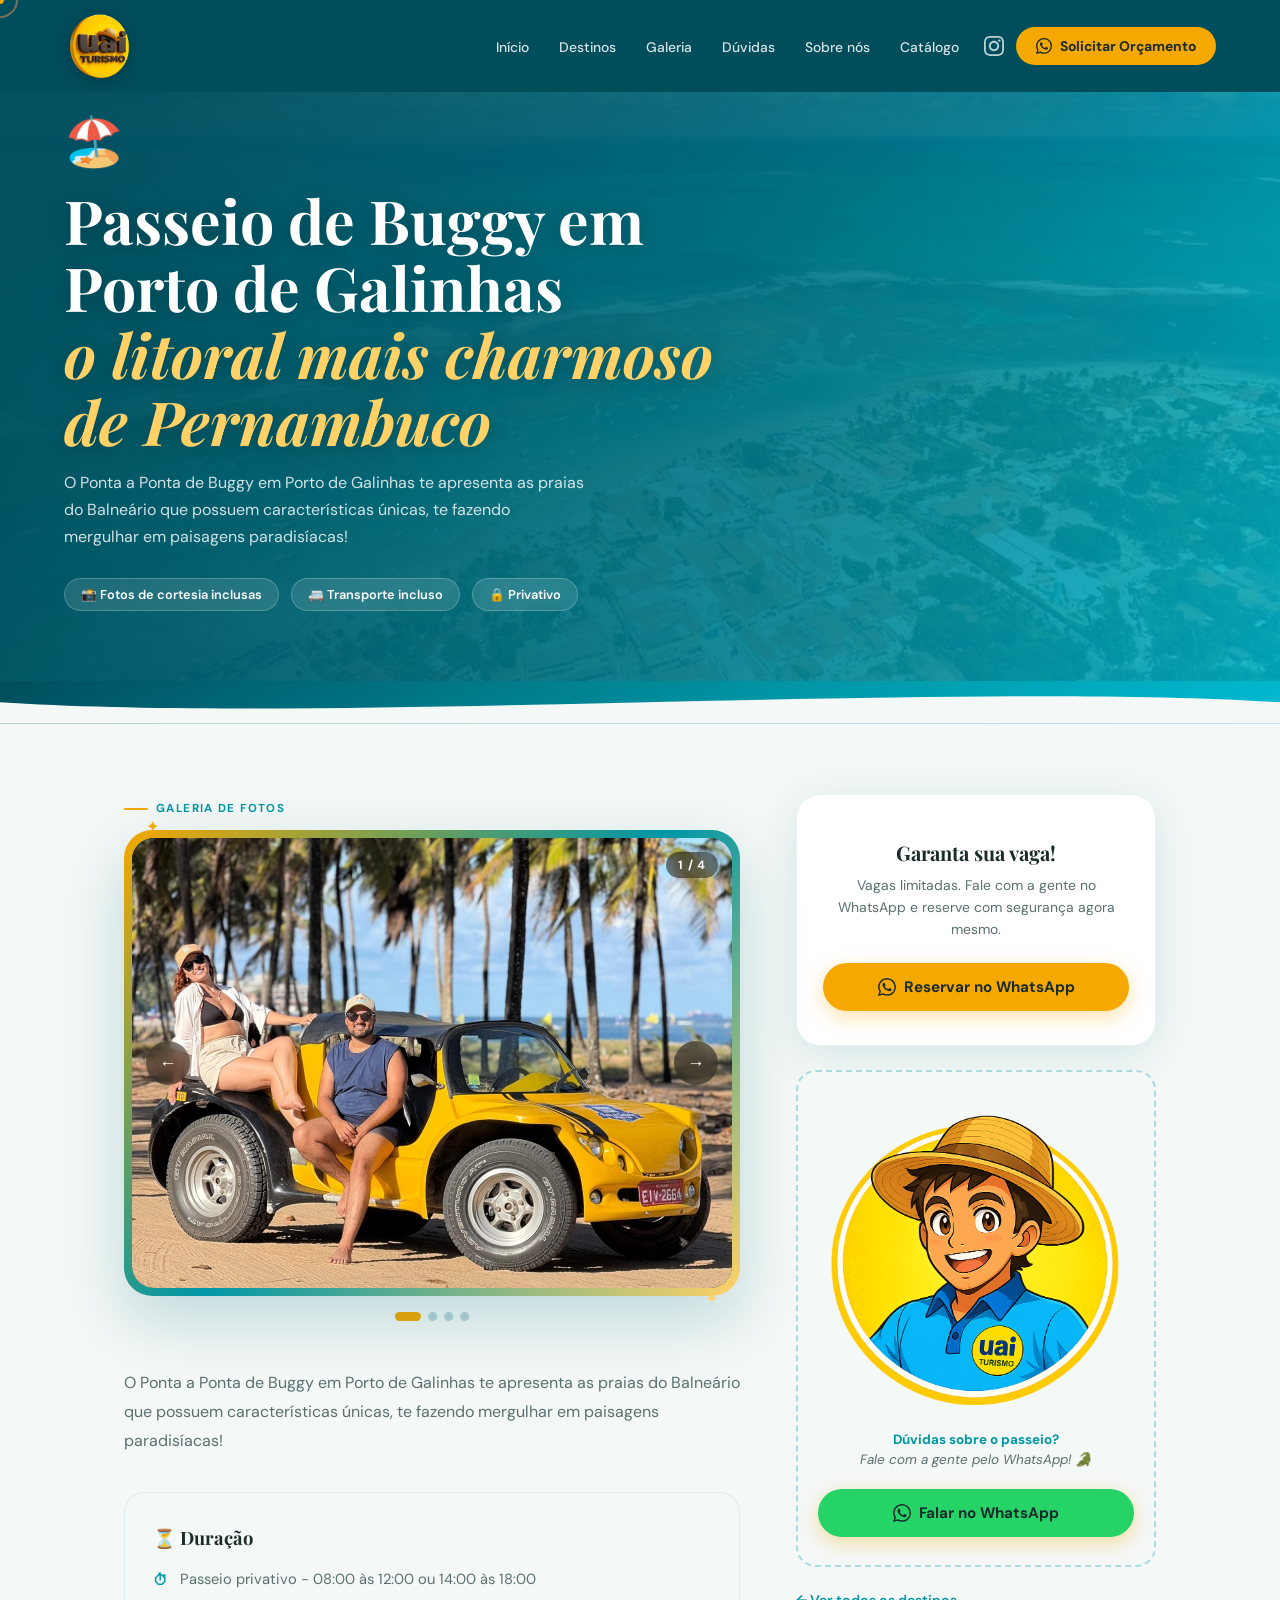
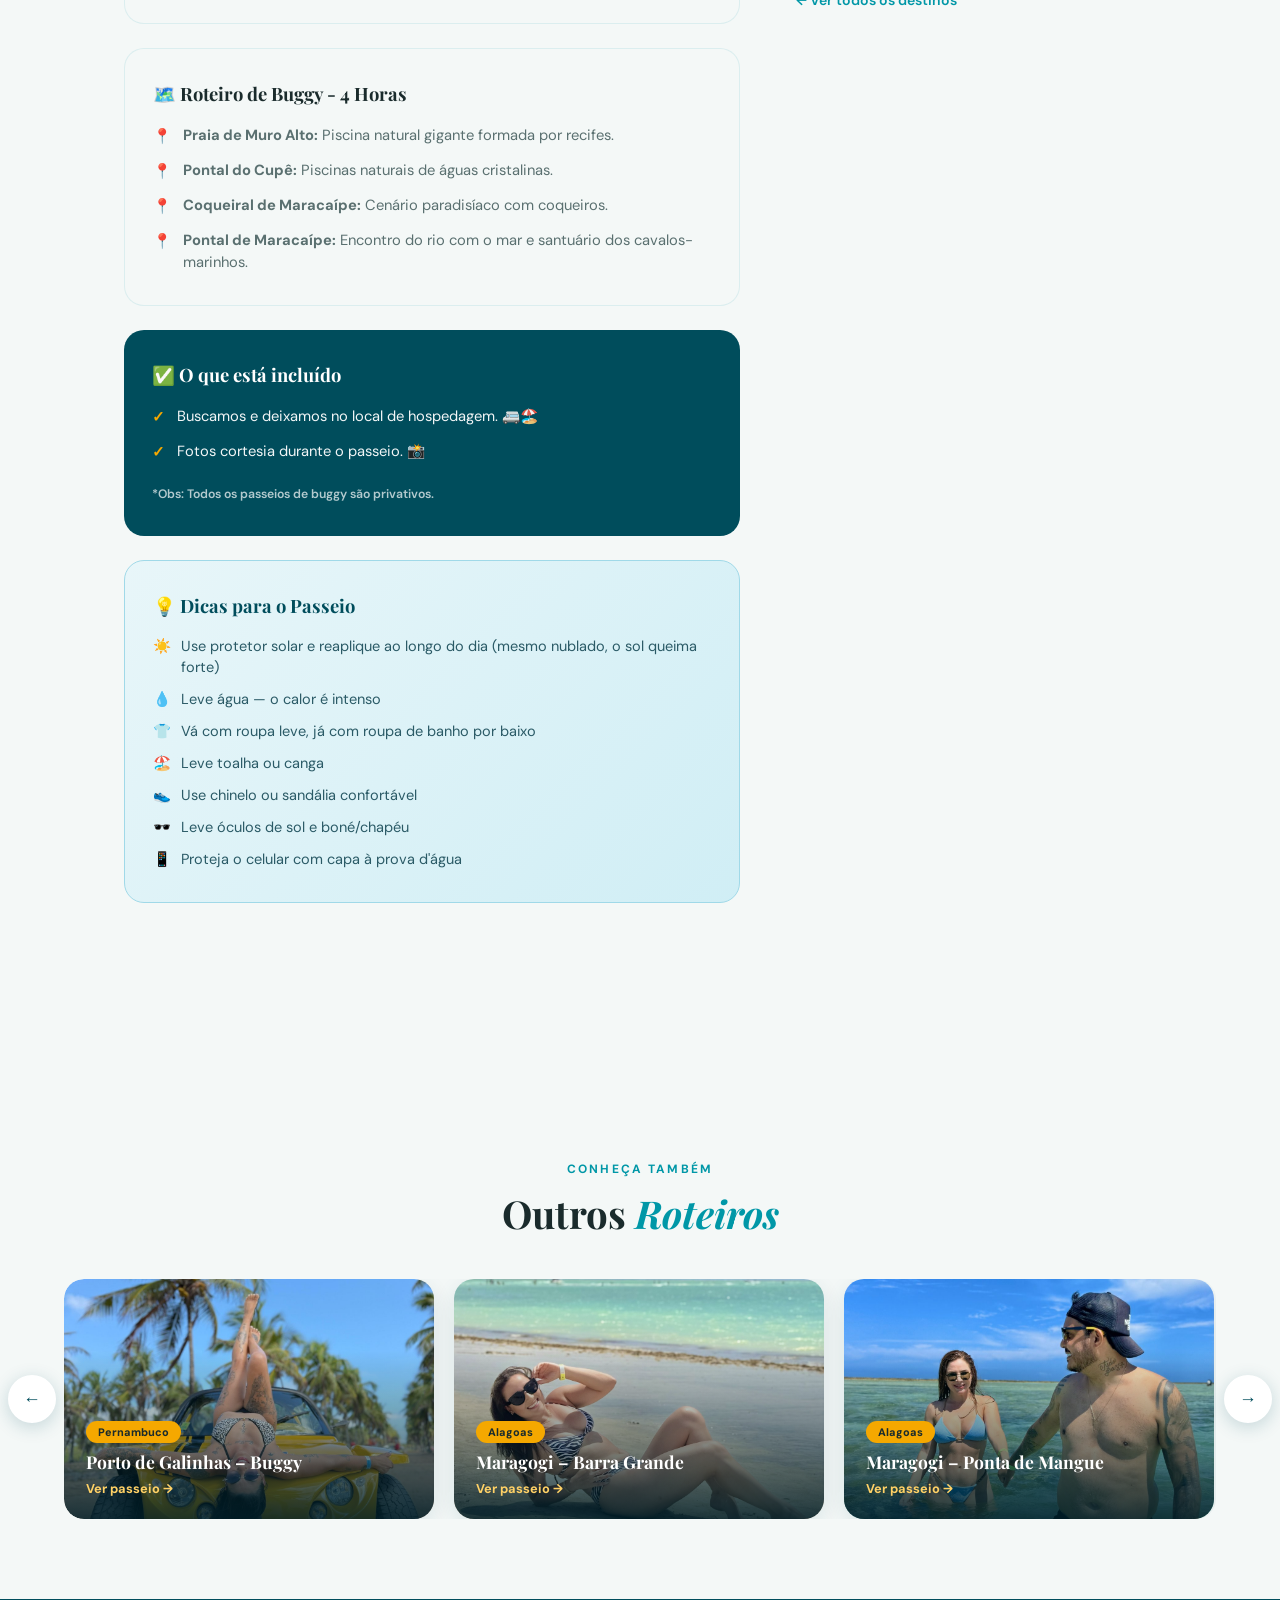
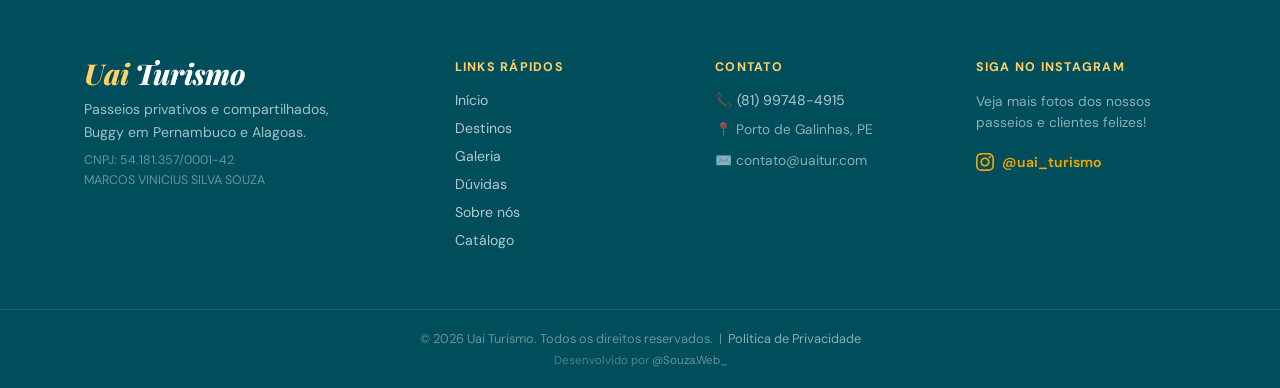
<file: passeio-porto-de-galinhas.html>
<!DOCTYPE html>
<html lang="pt-BR">

<head>
  <meta charset="UTF-8" />
  <meta name="viewport" content="width=device-width, initial-scale=1.0" />
  <title>Porto de Galinhas – Uai Turismo</title>
    <!-- Favicon -->
    <link rel="icon" type="image/png" href="foto/logoo.png">
    <link rel="apple-touch-icon" href="foto/logoo.png">

  <link
    href="https://fonts.googleapis.com/css2?family=Playfair+Display:ital,wght@0,700;0,900;1,700&family=DM+Sans:wght@300;400;500;600;700&display=swap"
    rel="stylesheet" />
  <link rel="stylesheet" href="style.css" />
  <link rel="stylesheet" href="style-upgrade.css" />
  <style>
    /* CURSOR */
    * {
      cursor: none !important;
    }

    @media(pointer:coarse) {
      * {
        cursor: auto !important;
      }
    }

    #cursor-dot,
    #cursor-ring {
      position: fixed;
      top: 0;
      left: 0;
      border-radius: 50%;
      pointer-events: none;
      z-index: 99999;
      transform: translate(-50%, -50%);
      transition-property: opacity, background, border-color, transform;
      transition-timing-function: ease;
    }

    #cursor-dot {
      width: 8px;
      height: 8px;
      background: var(--amber);
      transition-duration: .08s;
    }

    #cursor-ring {
      width: 36px;
      height: 36px;
      border: 2px solid rgba(245, 168, 0, .5);
      background: transparent;
      transition-duration: .18s;
      mix-blend-mode: exclusion;
    }

    @media(pointer:coarse) {

      #cursor-dot,
      #cursor-ring {
        display: none !important;
      }
    }

    body:has(a:hover) #cursor-dot,
    body:has(button:hover) #cursor-dot {
      background: white;
      transform: translate(-50%, -50%) scale(2);
    }

    body:has(a:hover) #cursor-ring,
    body:has(button:hover) #cursor-ring {
      border-color: white;
      transform: translate(-50%, -50%) scale(1.6);
    }

    /* NAV LOGO */
    .nav-logo-img {
      height: 72px;
      border-radius: 10px;
      display: block;
      filter: drop-shadow(0 2px 8px rgba(0,0,0,.25));
    }

    /* HERO */
    .ph {
      min-height: 68vh;
      background: linear-gradient(155deg, var(--teal-deeper) 0%, var(--teal) 55%, #00bcd4 100%);
      display: flex;
      align-items: center;
      padding: 110px 5% 70px;
      position: relative;
      overflow: hidden;
    }

    .ph::before {
      content: '';
      position: absolute;
      inset: 0;
      background: url("foto/praia-de-porto-de-galinhas.jpg") center/cover no-repeat;
      opacity: .15;
      z-index: 0;
    }

    .ph::after {
      content: '';
      position: absolute;
      inset: 0;
      background: linear-gradient(90deg, rgba(0, 77, 92, .85) 0%, rgba(0, 77, 92, .4) 60%, transparent 100%);
      z-index: 0;
    }

    .phc {
      position: relative;
      z-index: 1;
      max-width: 700px;
    }

    .ph-emoji {
      font-size: 3rem;
      margin-bottom: 14px;
      display: block;
    }

    .ph h1 {
      font-family: 'Playfair Display', serif;
      font-size: clamp(2.2rem, 5vw, 3.8rem);
      color: white;
      line-height: 1.1;
      margin-bottom: 14px;
      text-shadow: 0 2px 20px rgba(0, 0, 0, .25);
    }

    .ph h1 span {
      color: var(--amber-light);
      font-style: italic;
    }

    .ph-sub {
      color: rgba(255, 255, 255, .82);
      font-size: 1rem;
      line-height: 1.7;
      max-width: 520px;
      margin-bottom: 28px;
    }

    .ph-badges {
      display: flex;
      gap: 12px;
      flex-wrap: wrap;
    }

    .ph-badge {
      background: rgba(255, 255, 255, .12);
      border: 1px solid rgba(255, 255, 255, .22);
      color: white;
      padding: 7px 16px;
      border-radius: 50px;
      font-size: .8rem;
      font-weight: 600;
      backdrop-filter: blur(6px);
    }

    /* WAVE */
    .pwav {
      line-height: 0;
      background: linear-gradient(155deg, var(--teal-deeper), var(--teal) 60%, #00bcd4);
    }

    .pwav svg {
      width: 100%;
      display: block;
    }

    /* LAYOUT */
    .pbody {
      max-width: 1160px;
      margin: 0 auto;
      padding: 70px 5%;
      display: grid;
      grid-template-columns: 1fr 360px;
      gap: 56px;
      align-items: start;
    }

    @media(max-width:940px) {
      .pbody {
        grid-template-columns: 1fr;
        gap: 40px;
      }
    }

    /* ═══ CARROSSEL ═══ */
    .pcwrap {
      position: relative;
      margin-bottom: 48px;
    }

    .pclabel {
      display: inline-flex;
      align-items: center;
      gap: 8px;
      font-size: .72rem;
      font-weight: 700;
      letter-spacing: .12em;
      text-transform: uppercase;
      color: var(--teal);
      margin-bottom: 14px;
    }

    .pclabel::before {
      content: '';
      width: 24px;
      height: 2px;
      background: var(--amber);
      border-radius: 1px;
      display: block;
    }

    /* Moldura com borda gradiente */
    .pcframe {
      position: relative;
      padding: 8px;
      background: linear-gradient(135deg, var(--amber) 0%, var(--teal) 50%, var(--amber-light) 100%);
      border-radius: 28px;
      box-shadow: 0 24px 64px rgba(0, 105, 120, .22), 0 0 0 1px rgba(255, 255, 255, .06);
    }

    /* Enfeites de canto */
    .pcframe::before,
    .pcframe::after {
      content: '✦';
      position: absolute;
      font-size: 1rem;
      color: var(--amber);
      z-index: 10;
      line-height: 1;
    }

    .pcframe::before {
      top: -11px;
      left: 22px;
    }

    .pcframe::after {
      bottom: -11px;
      right: 22px;
      color: var(--amber-light);
    }

    .pc {
      position: relative;
      border-radius: 22px;
      overflow: hidden;
      background: var(--teal-deeper);
      aspect-ratio: 4/3;
    }

    .pctrack {
      display: flex;
      height: 100%;
      transition: transform .65s cubic-bezier(.4, 0, .2, 1);
      will-change: transform;
    }

    .pcs {
      flex: 0 0 100%;
      min-width: 100%;
      height: 100%;
      overflow: hidden;
    }

    .pcs img {
      width: 100%;
      height: 100%;
      object-fit: cover;
      display: block;
      transition: transform .7s ease;
    }

    .pcs:hover img {
      transform: scale(1.04);
    }

    /* Setas */
    .pcprev,
    .pcnext {
      position: absolute;
      top: 50%;
      transform: translateY(-50%);
      width: 44px;
      height: 44px;
      border-radius: 50%;
      border: none;
      background: rgba(0, 0, 0, .42);
      color: white;
      font-size: 1.1rem;
      cursor: pointer;
      z-index: 5;
      display: flex;
      align-items: center;
      justify-content: center;
      transition: background .25s, transform .25s;
      backdrop-filter: blur(8px);
    }

    .pcprev {
      left: 14px;
    }

    .pcnext {
      right: 14px;
    }

    .pcprev:hover,
    .pcnext:hover {
      background: var(--amber);
      color: var(--text);
      transform: translateY(-50%) scale(1.1);
    }

    /* Contador */
    .pccount {
      position: absolute;
      top: 14px;
      right: 14px;
      background: rgba(0, 0, 0, .45);
      backdrop-filter: blur(8px);
      color: white;
      font-size: .75rem;
      font-weight: 700;
      padding: 5px 12px;
      border-radius: 50px;
      z-index: 5;
      letter-spacing: .06em;
    }

    /* Caption hover */
    .pccap {
      position: absolute;
      bottom: 0;
      left: 0;
      right: 0;
      padding: 40px 20px 16px;
      background: linear-gradient(transparent, rgba(0, 20, 30, .75));
      color: white;
      font-size: .82rem;
      font-weight: 600;
      opacity: 0;
      transition: opacity .3s;
      z-index: 5;
      pointer-events: none;
    }

    .pc:hover .pccap {
      opacity: 1;
    }

    /* Dots */
    .pcdots {
      display: flex;
      justify-content: center;
      align-items: center;
      gap: 7px;
      margin-top: 16px;
    }

    .pcd {
      width: 9px;
      height: 9px;
      border-radius: 50%;
      background: rgba(0, 105, 120, .25);
      border: none;
      cursor: pointer;
      transition: all .3s;
      padding: 0;
    }

    .pcd.active {
      background: var(--amber);
      width: 26px;
      border-radius: 5px;
    }

    .pcd:hover {
      background: var(--teal);
    }

    /* CONTEÚDO */
    .pdesc {
      font-size: 1rem;
      color: var(--text-muted);
      line-height: 1.8;
      margin-bottom: 36px;
    }

    .pdesc p+p {
      margin-top: 16px;
    }

    .pinc {
      background: var(--off-white);
      border-radius: 20px;
      padding: 32px 28px;
      margin-bottom: 24px;
      border: 1px solid rgba(0, 151, 167, .10);
    }

    .pinc h3 {
      font-family: 'Playfair Display', serif;
      font-size: 1.15rem;
      color: var(--text);
      margin-bottom: 18px;
    }

    .pinc ul {
      list-style: none;
      display: flex;
      flex-direction: column;
      gap: 12px;
    }

    .pinc li {
      display: flex;
      align-items: flex-start;
      gap: 12px;
      font-size: .92rem;
      color: var(--text-muted);
      line-height: 1.5;
    }

    .ii {
      color: var(--teal);
      font-weight: 800;
      flex-shrink: 0;
      margin-top: 1px;
    }

    .ptips {
      background: linear-gradient(135deg, var(--teal-deeper), var(--teal));
      border-radius: 20px;
      padding: 32px 28px;
      color: white;
    }

    .ptips h3 {
      font-family: 'Playfair Display', serif;
      font-size: 1.15rem;
      margin-bottom: 16px;
    }

    .ptips ul {
      list-style: none;
      display: flex;
      flex-direction: column;
      gap: 10px;
    }

    .ptips li {
      font-size: .9rem;
      color: rgba(255, 255, 255, .85);
      line-height: 1.55;
    }

    /* SIDEBAR */
    .psidebar {
      display: flex;
      flex-direction: column;
      gap: 24px;
    }

    .ctacard {
      background: white;
      border-radius: 24px;
      padding: 34px 26px;
      box-shadow: 0 8px 40px rgba(0, 105, 120, .13);
      border: 1px solid rgba(0, 151, 167, .10);
      text-align: center;
    }

    .ctacard-em {
      font-size: 2.4rem;
      margin-bottom: 10px;
    }

    .ctacard h4 {
      font-family: 'Playfair Display', serif;
      font-size: 1.25rem;
      color: var(--text);
      margin-bottom: 8px;
    }

    .ctacard p {
      font-size: .87rem;
      color: var(--text-muted);
      margin-bottom: 22px;
      line-height: 1.6;
    }

    .ctacard .btn-primary {
      width: 100%;
      justify-content: center;
    }

    /* Mascote placeholder — pronto para receber imagem */
    .mascote-box {
      background: var(--off-white);
      border-radius: 20px;
      border: 2px dashed rgba(0, 151, 167, .30);
      padding: 28px 20px;
      text-align: center;
      display: flex;
      flex-direction: column;
      align-items: center;
      gap: 14px;
    }

    .mascote-img-wrap {
      width: 130px;
      height: 130px;
      border-radius: 50%;
      background: linear-gradient(135deg, var(--teal-dark), var(--teal));
      display: flex;
      align-items: center;
      justify-content: center;
      overflow: hidden;
      position: relative;
      box-shadow: 0 6px 24px rgba(0, 105, 120, .25);
    }

    /* ↓↓↓ QUANDO TIVER A FOTO DO MASCOTE:
     Coloque <img loading="lazy" src="foto/Mascote Uai Chatbot.png" ...> dentro de .mascote-img-wrap
     e remova o span .mascote-ph abaixo */
    .mascote-ph {
      font-size: 4rem;
      line-height: 1;
    }

    .mascote-box p {
      font-size: .84rem;
      color: var(--text-muted);
      line-height: 1.55;
      font-style: italic;
    }

    .mascote-box strong {
      color: var(--teal);
      font-style: normal;
    }

    .back-link {
      display: inline-flex;
      align-items: center;
      gap: 8px;
      color: var(--teal);
      font-weight: 600;
      font-size: .88rem;
      transition: .3s;
    }

    .back-link:hover {
      color: var(--teal-dark);
    }

    /* OUTROS */
    .outros-sec {
      background: var(--off-white);
      padding: 80px 5%;
    }

    .outros-hd {
      text-align: center;
      margin-bottom: 36px;
    }

    .outros-grid {
      max-width: 1100px;
      margin: 0 auto;
      display: grid;
      grid-template-columns: repeat(3, 1fr);
      gap: 20px;
    }

    @media(max-width:768px) {
      .outros-grid {
        grid-template-columns: 1fr;
      }
    }

    .outro-card {
      border-radius: 20px;
      overflow: hidden;
      position: relative;
      height: 230px;
      cursor: pointer;
    }

    .outro-card img {
      width: 100%;
      height: 100%;
      object-fit: cover;
      transition: transform .5s;
      display: block;
    }

    .outro-card:hover img {
      transform: scale(1.07);
    }

    .outro-overlay {
      position: absolute;
      inset: 0;
      background: linear-gradient(180deg, transparent 35%, rgba(0, 40, 50, .90));
      display: flex;
      flex-direction: column;
      justify-content: flex-end;
      padding: 22px;
      color: white;
    }

    .outro-overlay h4 {
      font-family: 'Playfair Display', serif;
      font-size: 1.1rem;
      margin-bottom: 5px;
    }

    .outro-overlay a {
      font-size: .8rem;
      color: var(--amber-light);
      font-weight: 700;
      transition: .2s;
    }

    .outro-overlay a:hover {
      color: white;
    }

    /* FOOTER LOGO */
    .fl-wrap {
      display: flex;
      align-items: center;
      gap: 8px;
      margin-bottom: 12px;
    }

    .fl-wrap img {
      height: 42px;
      border-radius: 7px;
    }

    @media(max-width:600px) {
      .ph {
        padding: 100px 5% 60px;
      }

      .pcprev,
      .pcnext {
        width: 36px;
        height: 36px;
        font-size: .9rem;
      }

      /* Fix roteiro mobile */
      .pinc li {
        flex-direction: column;
        gap: 4px;
      }
      .pinc li .ii {
        margin-top: 0;
      }
      .pinc li span:last-child {
        padding-left: 0;
      }
      .pbody {
        padding: 36px 4%;
      }
      .pinc {
        padding: 22px 18px;
      }
    }

    <style id="nav-mobile-fix">@media (max-width: 768px) {
      #navMenu {
        display: flex !important;
        position: fixed !important;
        top: 0 !important;
        left: 0 !important;
        right: 0 !important;
        bottom: 0 !important;
        width: 100% !important;
        height: 100% !important;
        z-index: 99990 !important;
        background: var(--teal-deeper) !important;
        flex-direction: column !important;
        align-items: center !important;
        justify-content: center !important;
        gap: 8px !important;
        transform: none !important;
        /* Estado fechado — sem display:none para transição funcionar */
        opacity: 0;
        visibility: hidden;
        pointer-events: none;
        transition: opacity 0.35s ease, visibility 0.35s ease;
      }

      #navMenu.open {
        opacity: 1 !important;
        visibility: visible !important;
        pointer-events: all !important;
      }

      #navMenu li {
        width: 100%;
        text-align: center;
      }

      #navMenu li a {
        display: block;
        font-size: 1.2rem !important;
        padding: 14px 24px !important;
        color: white !important;
        border-radius: 12px;
        transition: background 0.2s ease;
      }

      #navMenu li a:hover {
        background: rgba(255, 255, 255, 0.10);
      }

      #navMenu .nav-cta {
        background: var(--amber) !important;
        color: var(--text) !important;
        border-radius: 50px !important;
        font-weight: 700 !important;
        margin-top: 8px;
        display: inline-flex !important;
        width: auto !important;
        padding: 12px 28px !important;
      }

      .nav-toggle {
        z-index: 99995 !important;
        position: relative;
      }

      #nav {
        z-index: 99992 !important;
      }
    }
  </style>

  </style>

    <style>
        .floating-wpp {
            position: fixed;
            bottom: 24px;
            left: 24px;
            width: 60px;
            height: 60px;
            background-color: #25D366;
            color: white;
            border-radius: 50%;
            display: flex;
            align-items: center;
            justify-content: center;
            font-size: 32px;
            box-shadow: 0 4px 14px rgba(37, 211, 102, 0.4);
            z-index: 1000;
            transition: transform 0.3s ease;
        }
        .floating-wpp:hover {
            transform: scale(1.1);
        }
        @media (max-width: 480px) {
            .floating-wpp {
                bottom: 16px;
                left: 16px;
                width: 50px;
                height: 50px;
            }
            .floating-wpp svg { padding: 4px; }
        }
    </style>
    

    <meta property="og:image" content="https://www.uaitur.com/foto/Logo%20_uai%20TURISMO_%20na%20Praia%20Tropical.png">
    <meta property="og:image:width" content="400">
    <meta property="og:image:height" content="400">
    <meta name="twitter:card" content="summary">
    <meta name="twitter:image" content="https://www.uaitur.com/foto/Logo%20_uai%20TURISMO_%20na%20Praia%20Tropical.png">

    <!-- Meta Pixel Code -->
    <script>
    !function(f,b,e,v,n,t,s)
    {if(f.fbq)return;n=f.fbq=function(){n.callMethod?
    n.callMethod.apply(n,arguments):n.queue.push(arguments)};
    if(!f._fbq)f._fbq=n;n.push=n;n.loaded=!0;n.version='2.0';
    n.queue=[];t=b.createElement(e);t.async=!0;
    t.src=v;s=b.getElementsByTagName(e)[0];
    s.parentNode.insertBefore(t,s)}(window, document,'script',
    'https://connect.facebook.net/en_US/fbevents.js');
    fbq('init', '1936582633666731');
    fbq('track', 'PageView');
    </script>
    <noscript><img height="1" width="1" style="display:none"
    src="https://www.facebook.com/tr?id=1936582633666731&ev=PageView&noscript=1"
    /></noscript>
    <!-- End Meta Pixel Code -->

</head>

<body>
  <div id="cursor-dot"></div>
  <div id="cursor-ring"></div>

  <!-- NAV -->
  <nav id="nav">
    <a class="nav-logo" href="index.html">
      <img src="foto/logoo.png" alt="Uai Turismo" class="nav-logo-img">
    </a>
    <button class="nav-toggle" id="navToggle" aria-label="Abrir menu"><span></span><span></span><span></span></button>
        <ul id="navMenu">
      <li><a href="index.html#hero">Início</a></li>
      <li><a href="index.html#destinos">Destinos</a></li>
      <li><a href="index.html#galeria">Galeria</a></li>
      <li><a href="index.html#faq">Dúvidas</a></li>
      <li><a href="quem-somos.html">Sobre nós</a></li>
      <li><a href="https://uaiturismo.surishop.ai/catalog" target="_blank">Catálogo</a></li>
      <li><a href="https://www.instagram.com/uai_turismo/" target="_blank" aria-label="Instagram" title="@uai_turismo" style="display:flex;align-items:center;padding:4px 8px;color:rgba(255,255,255,.75);transition:color .2s" onmouseover="this.style.color='#FFD166'" onmouseout="this.style.color='rgba(255,255,255,.75)'"><svg width="20" height="20" viewBox="0 0 24 24" fill="currentColor" style="vertical-align:middle"><path d="M12 2.163c3.204 0 3.584.012 4.85.07 3.252.148 4.771 1.691 4.919 4.919.058 1.265.069 1.645.069 4.849 0 3.205-.012 3.584-.069 4.849-.149 3.225-1.664 4.771-4.919 4.919-1.266.058-1.644.07-4.85.07-3.204 0-3.584-.012-4.849-.07-3.26-.149-4.771-1.699-4.919-4.92-.058-1.265-.07-1.644-.07-4.849 0-3.204.013-3.583.07-4.849.149-3.227 1.664-4.771 4.919-4.919 1.266-.057 1.645-.069 4.849-.069zm0-2.163c-3.259 0-3.667.014-4.947.072-4.358.2-6.78 2.618-6.98 6.98-.059 1.281-.073 1.689-.073 4.948 0 3.259.014 3.668.072 4.948.2 4.358 2.618 6.78 6.98 6.98 1.281.058 1.689.072 4.948.072 3.259 0 3.668-.014 4.948-.072 4.354-.2 6.782-2.618 6.979-6.98.059-1.28.073-1.689.073-4.948 0-3.259-.014-3.667-.072-4.947-.196-4.354-2.617-6.78-6.979-6.98-1.281-.059-1.69-.073-4.949-.073zm0 5.838c-3.403 0-6.162 2.759-6.162 6.162s2.759 6.163 6.162 6.163 6.162-2.759 6.162-6.163c0-3.403-2.759-6.162-6.162-6.162zm0 10.162c-2.209 0-4-1.79-4-4 0-2.209 1.791-4 4-4s4 1.791 4 4c0 2.21-1.791 4-4 4zm6.406-11.845c-.796 0-1.441.645-1.441 1.44s.645 1.44 1.441 1.44c.795 0 1.439-.645 1.439-1.44s-.644-1.44-1.439-1.44z"/></svg></a></li>
      <li><a href="https://wa.me/5581997484915?text=Olá%2C%20vim%20pelo%20site%20e%20gostaria%20de%20saber%20mais" class="nav-cta" target="_blank"><svg width="16" height="16" viewBox="0 0 24 24" fill="currentColor"><path d="M17.472 14.382c-.297-.149-1.758-.867-2.03-.967-.273-.099-.471-.148-.67.15-.197.297-.767.966-.94 1.164-.173.199-.347.223-.644.075-.297-.15-1.255-.463-2.39-1.475-.883-.788-1.48-1.761-1.653-2.059-.173-.297-.018-.458.13-.606.134-.133.298-.347.446-.52.149-.174.198-.298.298-.497.099-.198.05-.371-.025-.52-.075-.149-.669-1.612-.916-2.207-.242-.579-.487-.5-.669-.51-.173-.008-.371-.01-.57-.01-.198 0-.52.074-.792.372-.272.297-1.04 1.016-1.04 2.479 0 1.462 1.065 2.875 1.213 3.074.149.198 2.096 3.2 5.077 4.487.709.306 1.262.489 1.694.625.712.227 1.36.195 1.871.118.571-.085 1.758-.719 2.006-1.413.248-.694.248-1.289.173-1.413-.074-.124-.272-.198-.57-.347m-5.421 7.403h-.004a9.87 9.87 0 01-5.031-1.378l-.361-.214-3.741.982.998-3.648-.235-.374a9.86 9.86 0 01-1.51-5.26c.001-5.45 4.436-9.884 9.888-9.884 2.64 0 5.122 1.03 6.988 2.898a9.825 9.825 0 012.893 6.994c-.003 5.45-4.437 9.884-9.885 9.884m8.413-18.297A11.815 11.815 0 0012.05 0C5.495 0 .16 5.335.157 11.892c0 2.096.547 4.142 1.588 5.945L.057 24l6.305-1.654a11.882 11.882 0 005.683 1.448h.005c6.554 0 11.89-5.335 11.893-11.893a11.821 11.821 0 00-3.48-8.413Z" /></svg> Solicitar Orçamento</a></li>
    </ul>
  </nav>

  <!-- HERO -->
  <section class="ph">
    <div class="phc">
      <span class="ph-emoji">🏖️</span>
      <h1>Passeio de Buggy em Porto de Galinhas<br><span>o litoral mais charmoso de Pernambuco</span></h1>
      <p class="ph-sub">O Ponta a Ponta de Buggy em Porto de Galinhas te apresenta as praias do Balneário que possuem características únicas, te fazendo mergulhar em paisagens paradisíacas!</p>
      <div class="ph-badges">
        <span class="ph-badge">📸 Fotos de cortesia inclusas</span>
        <span class="ph-badge">🚐 Transporte incluso</span>
        <span class="ph-badge">🔒 Privativo</span>
      </div>
    </div>
  </section>

  <div class="pwav"><svg viewBox="0 0 1440 48" xmlns="http://www.w3.org/2000/svg" preserveAspectRatio="none">
      <path d="M0,24 C360,48 1080,0 1440,24 L1440,48 L0,48 Z" fill="#f4f8f7" />
    </svg></div>

  <!-- CORPO -->
  <div style="background:var(--off-white);padding-bottom:80px;">
    <div class="pbody">

      <!-- Coluna principal -->
      <div>

        <!-- CARROSSEL -->
        <div class="pcwrap">
          <p class="pclabel">Galeria de fotos</p>
          <div class="pcframe">
            <div class="pc" id="pc-porto-de-galinhas">
              <div class="pctrack" id="pct-porto-de-galinhas">
                <div class="pcs">
                  <img src="foto/Passeio Buggy - Porto de Galinhas/image-0.jpeg" alt="Porto de Galinhas foto 1"
                    loading="lazy">
                </div>
                <div class="pcs">
                  <img src="foto/Passeio Buggy - Porto de Galinhas/image-2.jpeg" alt="Porto de Galinhas foto 2" loading="lazy">
                </div>
                <div class="pcs">
                  <img src="foto/Passeio Buggy - Porto de Galinhas/image-3.jpeg" alt="Porto de Galinhas foto 3"
                    loading="lazy">
                </div>
                <div class="pcs">
                  <img src="foto/Passeio Buggy - Porto de Galinhas/image-13.jpeg" alt="Porto de Galinhas foto 4" loading="lazy">
                </div>
              </div>
              <button class="pcprev" id="pcp-porto-de-galinhas" aria-label="Anterior">&#8592;</button>
              <button class="pcnext" id="pcn-porto-de-galinhas" aria-label="Próxima">&#8594;</button>
              <div class="pccount" id="pcc-porto-de-galinhas">1 / 4</div>
              <div class="pccap">📍 Porto de Galinhas</div>
            </div>
          </div>
          <div class="pcdots" id="pcd-porto-de-galinhas"><button class="pcd active" data-i="0"
              aria-label="Foto 1"></button><button class="pcd" data-i="1" aria-label="Foto 2"></button><button
              class="pcd" data-i="2" aria-label="Foto 3"></button><button class="pcd" data-i="3" aria-label="Foto 4"></button></div>
        </div>

        <!-- DESC -->
        <div class="pdesc">
          <p>O Ponta a Ponta de Buggy em Porto de Galinhas te apresenta as praias do Balneário que possuem características únicas, te fazendo mergulhar em paisagens paradisíacas!</p>
        </div>

                <!-- DURACAO -->
        <div class="pinc" style="margin-bottom:24px;">
          <h3>⏳ Duração</h3>
          <ul>
            <li><span class="ii">⏱</span><span>Passeio privativo - 08:00 às 12:00 ou 14:00 às 18:00</span></li>
          </ul>
        </div>
        <!-- ROTEIRO -->
        <div class="pinc" style="margin-bottom:24px;">
          <h3>🗺️ Roteiro de Buggy - 4 Horas</h3>
          <ul>
            <li><span class="ii">📍</span><span><strong>Praia de Muro Alto:</strong> Piscina natural gigante formada por recifes.</span></li>
            <li><span class="ii">📍</span><span><strong>Pontal do Cupê:</strong> Piscinas naturais de águas cristalinas.</span></li>
            <li><span class="ii">📍</span><span><strong>Coqueiral de Maracaípe:</strong> Cenário paradisíaco com coqueiros.</span></li>
            <li><span class="ii">📍</span><span><strong>Pontal de Maracaípe:</strong> Encontro do rio com o mar e santuário dos cavalos-marinhos.</span></li>
          </ul>
        </div>
        <!-- INCLUSO -->
        <div class="pinc p-incluso">
          <h3>✅ O que está incluído</h3>
          <ul>
            <li><span class="ii">✓</span><span>Buscamos e deixamos no local de hospedagem. 🚐🏖️</span></li>
            <li><span class="ii">✓</span><span>Fotos cortesia durante o passeio. 📸</span></li>
            <li style="margin-top:10px;"><small style="color:var(--text-muted);font-weight:600;">*Obs: Todos os passeios de buggy são privativos.</small></li>
          </ul>
        </div>


        <!-- DICAS PARA O PASSEIO -->
        <div class="pinc" style="background: linear-gradient(135deg, #e8f6f9 0%, #d0eef5 100%); border: 1px solid #a0d9e8; border-radius: 20px; padding: 32px 28px; margin-bottom: 24px;">
          <h3 style="font-family: 'Playfair Display', serif; font-size: 1.15rem; color: #004D5C; margin-bottom: 18px;">💡 Dicas para o Passeio</h3>
          <ul style="list-style: none; display: flex; flex-direction: column; gap: 10px;">
            <li style="display: flex; align-items: flex-start; gap: 10px; font-size: .91rem; color: #2a5a66;"><span style="flex-shrink:0;">☀️</span> Use protetor solar e reaplique ao longo do dia (mesmo nublado, o sol queima forte)</li>
            <li style="display: flex; align-items: flex-start; gap: 10px; font-size: .91rem; color: #2a5a66;"><span style="flex-shrink:0;">💧</span> Leve água — o calor é intenso</li>
            <li style="display: flex; align-items: flex-start; gap: 10px; font-size: .91rem; color: #2a5a66;"><span style="flex-shrink:0;">👕</span> Vá com roupa leve, já com roupa de banho por baixo</li>
            <li style="display: flex; align-items: flex-start; gap: 10px; font-size: .91rem; color: #2a5a66;"><span style="flex-shrink:0;">🏖️</span> Leve toalha ou canga</li>
            <li style="display: flex; align-items: flex-start; gap: 10px; font-size: .91rem; color: #2a5a66;"><span style="flex-shrink:0;">👟</span> Use chinelo ou sandália confortável</li>
            <li style="display: flex; align-items: flex-start; gap: 10px; font-size: .91rem; color: #2a5a66;"><span style="flex-shrink:0;">🕶️</span> Leve óculos de sol e boné/chapéu</li>
            <li style="display: flex; align-items: flex-start; gap: 10px; font-size: .91rem; color: #2a5a66;"><span style="flex-shrink:0;">📱</span> Proteja o celular com capa à prova d'água</li>
          </ul>
        </div>
        <!-- DICAS -->
        
      </div>

      <!-- SIDEBAR -->
      <div class="psidebar">

        <div class="ctacard">
          <div class="ctacard-em"></div>
          <h4>Garanta sua vaga!</h4>
          <p>Vagas limitadas. Fale com a gente no WhatsApp e reserve com segurança agora mesmo.</p>
          <a href="https://wa.me/5581997484915?text=Ol%C3%A1%2C+vim+pelo+site+e+gostaria+de+saber+mais"
            class="btn-primary" target="_blank">
            <svg width="18" height="18" viewBox="0 0 24 24" fill="currentColor">
              <path
                d="M17.472 14.382c-.297-.149-1.758-.867-2.03-.967-.273-.099-.471-.148-.67.15-.197.297-.767.966-.94 1.164-.173.199-.347.223-.644.075-.297-.15-1.255-.463-2.39-1.475-.883-.788-1.48-1.761-1.653-2.059-.173-.297-.018-.458.13-.606.134-.133.298-.347.446-.52.149-.174.198-.298.298-.497.099-.198.05-.371-.025-.52-.075-.149-.669-1.612-.916-2.207-.242-.579-.487-.5-.669-.51-.173-.008-.371-.01-.57-.01-.198 0-.52.074-.792.372-.272.297-1.04 1.016-1.04 2.479 0 1.462 1.065 2.875 1.213 3.074.149.198 2.096 3.2 5.077 4.487.709.306 1.262.489 1.694.625.712.227 1.36.195 1.871.118.571-.085 1.758-.719 2.006-1.413.248-.694.248-1.289.173-1.413-.074-.124-.272-.198-.57-.347m-5.421 7.403h-.004a9.87 9.87 0 01-5.031-1.378l-.361-.214-3.741.982.998-3.648-.235-.374a9.86 9.86 0 01-1.51-5.26c.001-5.45 4.436-9.884 9.888-9.884 2.64 0 5.122 1.03 6.988 2.898a9.825 9.825 0 012.893 6.994c-.003 5.45-4.437 9.884-9.885 9.884m8.413-18.297A11.815 11.815 0 0012.05 0C5.495 0 .16 5.335.157 11.892c0 2.096.547 4.142 1.588 5.945L.057 24l6.305-1.654a11.882 11.882 0 005.683 1.448h.005c6.554 0 11.89-5.335 11.893-11.893a11.821 11.821 0 00-3.48-8.413Z" />
            </svg> Reservar no WhatsApp
          </a>
        </div>

        <div class="mascote-box">
          <img loading="lazy" src="foto/Mascote Uai Chatbot.png" alt="Mascote Uai Turismo"
            style="width:100%;border-radius:16px;display:block;">
          <p><strong>Dúvidas sobre o passeio?</strong><br>Fale com a gente pelo WhatsApp! 🐊</p>
<a href="https://wa.me/5581997484915?text=Ol%C3%A1%21+vim+pelo+site+e+tenho+uma+duvida%21" class="btn-primary" target="_blank" style="width:100%;justify-content:center;background:#25D366;border-color:#25D366;margin-top:4px;">
            <svg width="18" height="18" viewBox="0 0 24 24" fill="currentColor"><path d="M17.472 14.382c-.297-.149-1.758-.867-2.03-.967-.273-.099-.471-.148-.67.15-.197.297-.767.966-.94 1.164-.173.199-.347.223-.644.075-.297-.15-1.255-.463-2.39-1.475-.883-.788-1.48-1.761-1.653-2.059-.173-.297-.018-.458.13-.606.134-.133.298-.347.446-.52.149-.174.198-.298.298-.497.099-.198.05-.371-.025-.52-.075-.149-.669-1.612-.916-2.207-.242-.579-.487-.5-.669-.51-.173-.008-.371-.01-.57-.01-.198 0-.52.074-.792.372-.272.297-1.04 1.016-1.04 2.479 0 1.462 1.065 2.875 1.213 3.074.149.198 2.096 3.2 5.077 4.487.709.306 1.262.489 1.694.625.712.227 1.36.195 1.871.118.571-.085 1.758-.719 2.006-1.413.248-.694.248-1.289.173-1.413-.074-.124-.272-.198-.57-.347m-5.421 7.403h-.004a9.87 9.87 0 01-5.031-1.378l-.361-.214-3.741.982.998-3.648-.235-.374a9.86 9.86 0 01-1.51-5.26c.001-5.45 4.436-9.884 9.888-9.884 2.64 0 5.122 1.03 6.988 2.898a9.825 9.825 0 012.893 6.994c-.003 5.45-4.437 9.884-9.885 9.884m8.413-18.297A11.815 11.815 0 0012.05 0C5.495 0 .16 5.335.157 11.892c0 2.096.547 4.142 1.588 5.945L.057 24l6.305-1.654a11.882 11.882 0 005.683 1.448h.005c6.554 0 11.89-5.335 11.893-11.893a11.821 11.821 0 00-3.48-8.413Z" /></svg> Falar no WhatsApp
          </a>
        </div>

        <button onclick="(function(){var d=['passeio-porto-de-galinhas.html','passeio-maragogi.html','passeio-maragogi-ponta-de-mangue.html','passeio-carneiros.html','passeio-cabo-santo-agostinho.html','passeio-ilha-santo-aleixo.html','passeio-milagres.html','passeio-city-tour.html'];var cur=window.location.pathname.split('/').pop();var opts=d.filter(function(x){return x!==cur;});window.location.href=opts[Math.floor(Math.random()*opts.length)];})();" class="back-link" style="background:none;border:none;cursor:pointer;padding:0;font-family:inherit;">← Ver todos os destinos</a>
      </div>

    </div>
  </div>

  <!-- OUTROS ROTEIROS -->

  <!-- OUTROS ROTEIROS - Carrossel -->
  <section class="rc-section">
    <div class="rc-hd">
      <p class="section-label">Conheça também</p>
      <h2 style="font-family:'Playfair Display',serif;font-size:clamp(1.8rem,3vw,2.6rem);color:var(--text)">Outros <span style="color:var(--teal);font-style:italic">Roteiros</span></h2>
    </div>
    <div class="rc-outer" id="rc-outer">
      <button class="rc-prev-btn" id="rc-prev" aria-label="Anterior">&#8592;</button>
      <div class="rc-viewport">
        <div class="rc-track" id="rc-track">
          <div class="rc-card"><img src="foto/Passeio Buggy - Porto de Galinhas/image-8.jpeg" alt="Porto de Galinhas" loading="lazy"><div class="rc-overlay"><span class="rc-tag">Pernambuco</span><h4>Porto de Galinhas – Buggy</h4><a href="passeio-porto-de-galinhas.html">Ver passeio &rarr;</a></div></div>
          <div class="rc-card"><img src="foto/Maragogi - Barra Grande/Foto Capa passeio, galeria - Maragogi Barra Grande.jpeg" alt="Maragogi – Barra Grande" loading="lazy"><div class="rc-overlay"><span class="rc-tag">Alagoas</span><h4>Maragogi – Barra Grande</h4><a href="passeio-maragogi.html">Ver passeio &rarr;</a></div></div>
          <div class="rc-card"><img src="foto/Maragogi - Ponta de Mangue/image-8.jpeg" alt="Maragogi – Ponta de Mangue" loading="lazy"><div class="rc-overlay"><span class="rc-tag">Alagoas</span><h4>Maragogi – Ponta de Mangue</h4><a href="passeio-maragogi-ponta-de-mangue.html">Ver passeio &rarr;</a></div></div>
          <div class="rc-card"><img src="foto/carneiros/Foto capa passeio, galeria - Carneiros.jpeg" alt="Praia dos Carneiros" loading="lazy"><div class="rc-overlay"><span class="rc-tag">Pernambuco</span><h4>Praia dos Carneiros</h4><a href="passeio-carneiros.html">Ver passeio &rarr;</a></div></div>
          <div class="rc-card"><img src="foto/Cabo de Santo Agostinho Passeios de Buggy/Foto carrossel - Cabo de Santo Agostinho.jpeg" alt="Cabo de Santo Agostinho" loading="lazy"><div class="rc-overlay"><span class="rc-tag">Pernambuco</span><h4>Cabo de Santo Agostinho – Buggy</h4><a href="passeio-cabo-santo-agostinho.html">Ver passeio &rarr;</a></div></div>
          <div class="rc-card"><img src="foto/Santo Aleixo/Foto galeria e capa do passeio - Ilha de Santo Aleixo.jpg" alt="Ilha de Santo Aleixo" loading="lazy"><div class="rc-overlay"><span class="rc-tag">Pernambuco</span><h4>Ilha de Santo Aleixo</h4><a href="passeio-ilha-santo-aleixo.html">Ver passeio &rarr;</a></div></div>
          <div class="rc-card"><img src="foto/milagres/Foto Carrossel - Milagres.jpeg" alt="São Miguel dos Milagres" loading="lazy"><div class="rc-overlay"><span class="rc-tag">Alagoas</span><h4>São Miguel dos Milagres</h4><a href="passeio-milagres.html">Ver passeio &rarr;</a></div></div>
          <div class="rc-card"><img src="foto/Citytour Recife e Olinda/Foto Carrossel - Citytour.JPEG" alt="City Tour Recife e Olinda" loading="lazy"><div class="rc-overlay"><span class="rc-tag">Pernambuco</span><h4>City Tour Recife &amp; Olinda</h4><a href="passeio-city-tour.html">Ver passeio &rarr;</a></div></div>
        </div>
      </div>
      <button class="rc-next-btn" id="rc-next" aria-label="Próximo">&#8594;</button>
    </div>
  </section>

  <script>
  (function() {
    var track = document.getElementById('rc-track');
    var prev = document.getElementById('rc-prev');
    var next = document.getElementById('rc-next');
    if (!track) return;
    var cards = track.querySelectorAll('.rc-card');
    var total = cards.length;
    var cur = 0;
    function getVis() { return window.innerWidth <= 560 ? 1 : window.innerWidth <= 900 ? 2 : 3; }
    function getCardW() { if (!cards[0]) return 0; return cards[0].getBoundingClientRect().width + 20; }
    function update() {
      var vis = getVis();
      var maxCur = Math.max(0, total - vis);
      if (cur > maxCur) cur = 0;
      if (cur < 0) cur = maxCur;
      track.style.transform = 'translateX(-' + (cur * getCardW()) + 'px)';
      if (prev) prev.disabled = false;
      if (next) next.disabled = false;
    }
    if (prev) prev.addEventListener('click', function() { cur--; update(); });
    if (next) next.addEventListener('click', function() { cur++; update(); });
    var tx = 0;
    track.addEventListener('touchstart', function(e) { tx = e.touches[0].clientX; }, { passive: true });
    track.addEventListener('touchend', function(e) {
      var d = tx - e.changedTouches[0].clientX;
      if (Math.abs(d) > 40) { if (d > 0) { cur++; } else { cur--; } update(); }
    });
    window.addEventListener('resize', update);
    update();
  })();
  </script>

  <!-- FOOTER -->
  <footer class="main-footer">
    <div class="footer-inner">
      <div class="footer-brand">
        <div class="footer-logo-text" style="display:flex;align-items:center;gap:6px;font-family:'Playfair Display',serif;font-size:1.8rem;line-height:1;margin-bottom:10px;">
          <span style="color:var(--amber-light);font-weight:800;font-style:italic;">Uai</span>
          <span style="color:white;font-weight:800;font-style:italic;">Turismo</span>
        </div>
        <p>Passeios privativos e compartilhados,<br>Buggy em Pernambuco e Alagoas.</p>
        <p style="margin-top:8px;font-size:.78rem;color:rgba(255,255,255,.4);">CNPJ: 54.181.357/0001-42<br>MARCOS VINICIUS SILVA SOUZA</p>
      </div>
      <div class="footer-links"><h5>Links Rápidos</h5><a href="index.html#hero">Início</a><a href="index.html#destinos">Destinos</a><a href="index.html#galeria">Galeria</a><a href="index.html#faq">Dúvidas</a><a href="quem-somos.html">Sobre nós</a><a href="https://uaiturismo.surishop.ai/catalog" target="_blank">Catálogo</a></div>
      <div class="footer-contact">
        <h5>Contato</h5>
        <a href="https://wa.me/5581997484915?text=Olá%2C%20vim%20pelo%20site%20e%20gostaria%20de%20saber%20mais" target="_blank">📞 (81) 99748-4915</a>
        <p>📍 Porto de Galinhas, PE</p>
        <p>✉️ contato@uaitur.com</p>
      </div>
      <div class="footer-social">
        <h5>Siga no Instagram</h5>
        <p>Veja mais fotos dos nossos passeios e clientes felizes!</p>
        <a href="https://www.instagram.com/uai_turismo/" target="_blank" style="display:inline-flex;align-items:center;gap:8px;margin-top:10px;color:var(--amber);font-weight:600;"><svg width="18" height="18" viewBox="0 0 24 24" fill="currentColor"><path d="M12 2.163c3.204 0 3.584.012 4.85.07 3.252.148 4.771 1.691 4.919 4.919.058 1.265.069 1.645.069 4.849 0 3.205-.012 3.584-.069 4.849-.149 3.225-1.664 4.771-4.919 4.919-1.266.058-1.644.07-4.85.07-3.204 0-3.584-.012-4.849-.07-3.26-.149-4.771-1.699-4.919-4.92-.058-1.265-.07-1.644-.07-4.849 0-3.204.013-3.583.07-4.849.149-3.227 1.664-4.771 4.919-4.919 1.266-.057 1.645-.069 4.849-.069zm0-2.163c-3.259 0-3.667.014-4.947.072-4.358.2-6.78 2.618-6.98 6.98-.059 1.281-.073 1.689-.073 4.948 0 3.259.014 3.668.072 4.948.2 4.358 2.618 6.78 6.98 6.98 1.281.058 1.689.072 4.948.072 3.259 0 3.668-.014 4.948-.072 4.354-.2 6.782-2.618 6.979-6.98.059-1.28.073-1.689.073-4.948 0-3.259-.014-3.667-.072-4.947-.196-4.354-2.617-6.78-6.979-6.98-1.281-.059-1.69-.073-4.949-.073zm0 5.838c-3.403 0-6.162 2.759-6.162 6.162s2.759 6.163 6.162 6.163 6.162-2.759 6.162-6.163c0-3.403-2.759-6.162-6.162-6.162zm0 10.162c-2.209 0-4-1.79-4-4 0-2.209 1.791-4 4-4s4 1.791 4 4c0 2.21-1.791 4-4 4zm6.406-11.845c-.796 0-1.441.645-1.441 1.44s.645 1.44 1.441 1.44c.795 0 1.439-.645 1.439-1.44s-.644-1.44-1.439-1.44z"/></svg>@uai_turismo</a>
      </div>
    </div>
    <div class="footer-bottom">
      <p>© 2026 Uai Turismo. Todos os direitos reservados. &nbsp;|&nbsp; <a href="politica-de-privacidade.html"
          style="color:rgba(255,255,255,.55);transition:color .3s" onmouseover="this.style.color='#FFD166'"
          onmouseout="this.style.color='rgba(255,255,255,.55)'">Política de Privacidade</a>
      <p style="margin-top:6px;font-size:.72rem;color:rgba(255,255,255,.3);">Desenvolvido por <a href="https://www.instagram.com/Souza.Web_/" target="_blank" style="color:rgba(255,255,255,.4);transition:color .3s" onmouseover="this.style.color='#FFD166'" onmouseout="this.style.color='rgba(255,255,255,.4)'">@Souza.Web_</a></p>
    </div>
  </footer>

  <script>
    /* Cursor */
    const dot = document.getElementById('cursor-dot'), ring = document.getElementById('cursor-ring');
    if (window.matchMedia('(pointer: fine)').matches) { document.addEventListener('mousemove', e => { dot.style.left = e.clientX + 'px'; dot.style.top = e.clientY + 'px'; ring.style.left = e.clientX + 'px'; ring.style.top = e.clientY + 'px'; }); }
    /* Nav */
    const nav = document.getElementById('nav');
    window.addEventListener('scroll', () => nav.classList.toggle('scrolled', window.scrollY > 60), { passive: true });
    const nt = document.getElementById('navToggle'), nm = document.getElementById('navMenu');
    nt.addEventListener('click', () => { const o = nm.classList.toggle('open'); nt.classList.toggle('open', o); document.body.style.overflow = o ? 'hidden' : ''; });
    nm.querySelectorAll('a').forEach(a => a.addEventListener('click', () => { nm.classList.remove('open'); nt.classList.remove('open'); document.body.style.overflow = ''; }));

    /* Carrossel */
    (function () {
      const track = document.getElementById('pct-porto-de-galinhas');
      const dotsW = document.getElementById('pcd-porto-de-galinhas');
      const count = document.getElementById('pcc-porto-de-galinhas');
      const prev = document.getElementById('pcp-porto-de-galinhas');
      const next = document.getElementById('pcn-porto-de-galinhas');
      const dots = dotsW ? dotsW.querySelectorAll('.pcd') : [];
      const total = 4;
      if (!track) return;
      let cur = 0, timer;

      function goTo(i) {
        if (dots[cur]) dots[cur].classList.remove('active');
        cur = (i + total) % total;
        track.style.transform = 'translateX(-' + (cur * 100) + '%)';
        if (dots[cur]) dots[cur].classList.add('active');
        if (count) count.textContent = (cur + 1) + ' / ' + total;
        reset();
      }
      function reset() { clearInterval(timer); timer = setInterval(() => goTo(cur + 1), 4000); }

      if (prev) prev.addEventListener('click', () => goTo(cur - 1));
      if (next) next.addEventListener('click', () => goTo(cur + 1));
      dots.forEach((d, i) => d.addEventListener('click', () => goTo(i)));

      let tx = 0;
      track.addEventListener('touchstart', e => { tx = e.touches[0].clientX; }, { passive: true });
      track.addEventListener('touchend', e => { const d = tx - e.changedTouches[0].clientX; if (Math.abs(d) > 40) goTo(d > 0 ? cur + 1 : cur - 1); });

      const pcEl = document.getElementById('pc-porto-de-galinhas');
      if (pcEl) { pcEl.addEventListener('mouseenter', () => clearInterval(timer)); pcEl.addEventListener('mouseleave', reset); }

      reset();
    })();
  </script>

  <script id="nav-fix-script">
    (function () {
      var navToggle = document.getElementById('navToggle');
      var navMenu = document.getElementById('navMenu');
      var nav = document.getElementById('nav');

      if (!navToggle || !navMenu) return;

      // Remover listeners antigos clonando o elemento
      var newToggle = navToggle.cloneNode(true);
      navToggle.parentNode.replaceChild(newToggle, navToggle);
      navToggle = newToggle;

      navToggle.addEventListener('click', function () {
        var isOpen = navMenu.classList.toggle('open');
        navToggle.classList.toggle('open', isOpen);
        navToggle.setAttribute('aria-expanded', isOpen);
        document.body.style.overflow = isOpen ? 'hidden' : '';
        document.documentElement.style.overflow = isOpen ? 'hidden' : '';
      });

      navMenu.querySelectorAll('a').forEach(function (link) {
        link.addEventListener('click', function () {
          navMenu.classList.remove('open');
          navToggle.classList.remove('open');
          navToggle.setAttribute('aria-expanded', false);
          document.body.style.overflow = '';
          document.documentElement.style.overflow = '';
        });
      });

      // Nav scrolled
      if (nav) {
        window.addEventListener('scroll', function () {
          nav.classList.toggle('scrolled', window.scrollY > 60);
        }, { passive: true });
      }
    })();
  </script>


    
    
</body>

</html>
</file>
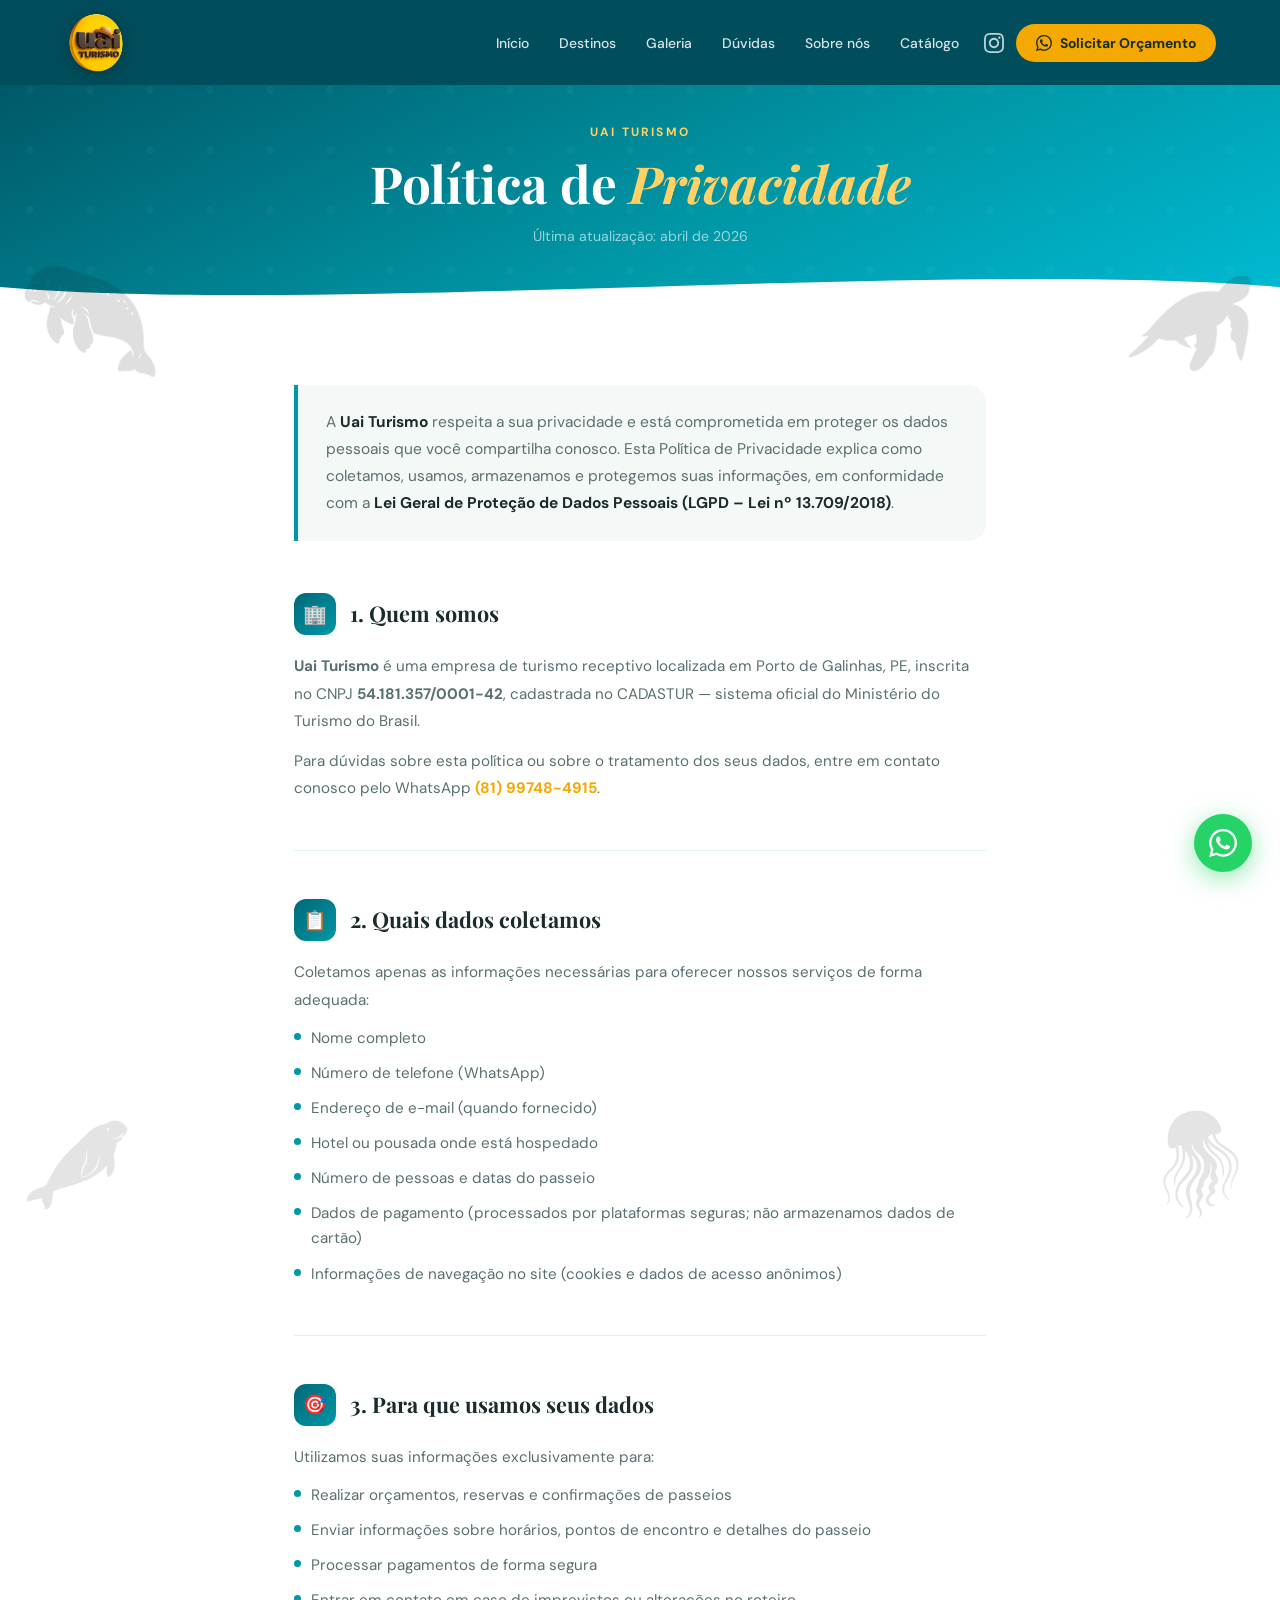
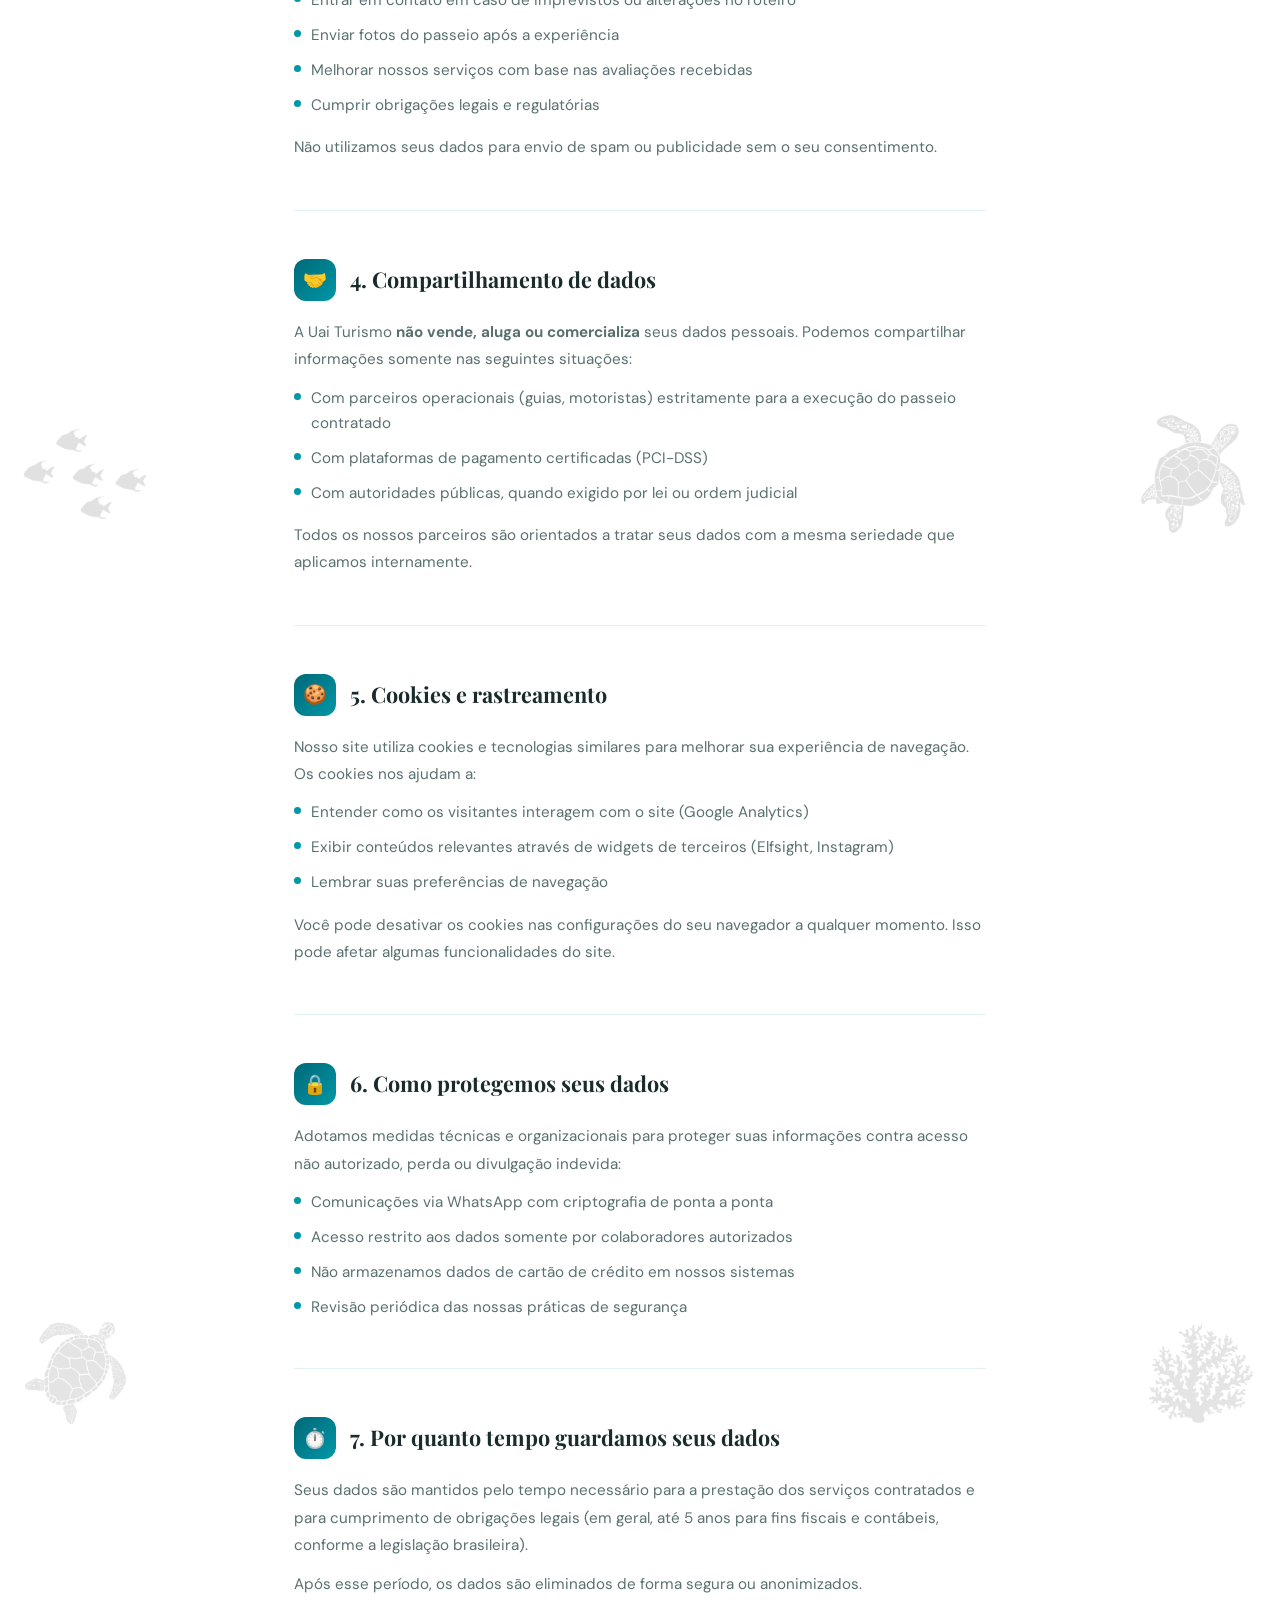
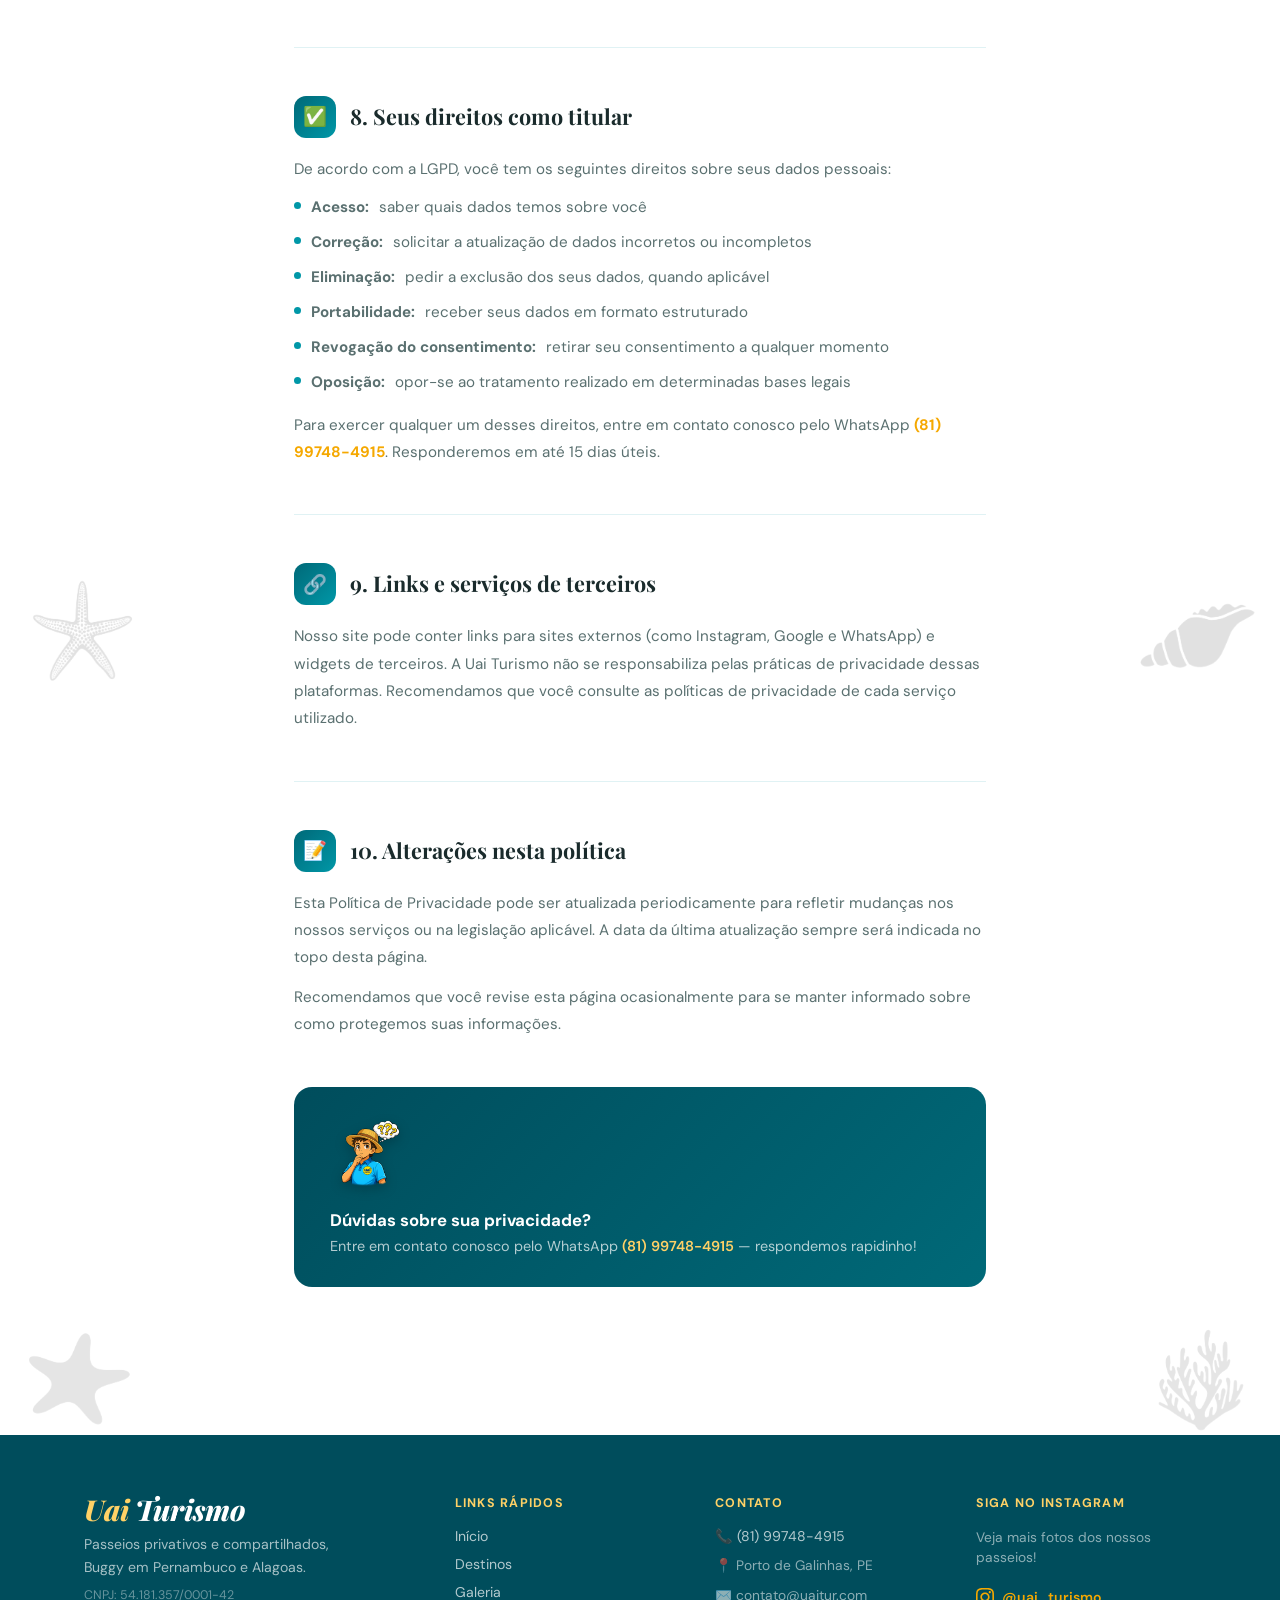
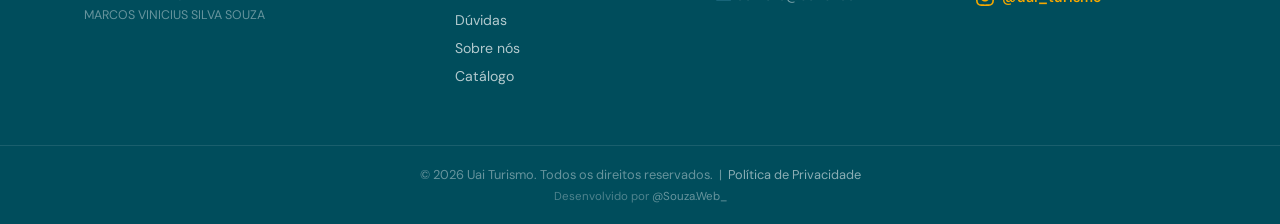
<file: politica-de-privacidade.html>
<!DOCTYPE html>
<html lang="pt-BR">

<head>
    <meta charset="UTF-8" />
    <meta name="viewport" content="width=device-width, initial-scale=1.0" />
    <title>Política de Privacidade – Uai Turismo</title>
    <!-- Favicon -->
    <link rel="icon" type="image/png" href="foto/logoo.png">
    <link rel="apple-touch-icon" href="foto/logoo.png">
    <!-- Open Graph / WhatsApp / redes sociais -->
    <meta property="og:type" content="website">
    <meta property="og:url" content="https://www.uaitur.com/politica-de-privacidade.html">
    <meta property="og:title" content="Política de Privacidade – Uai Turismo">
    <meta property="og:description"
        content="Política de privacidade da Uai Turismo. Saiba como tratamos seus dados pessoais.">
    <meta property="og:image" content="https://www.uaitur.com/foto/Logo%20_uai%20TURISMO_%20na%20Praia%20Tropical.png">
    <meta name="format-detection" content="telephone=no">
    <meta property="og:image:width" content="400">
    <meta property="og:image:height" content="400">
    <!-- Twitter Card -->
    <meta name="twitter:card" content="summary">
    <meta name="twitter:title" content="Política de Privacidade – Uai Turismo">
    <meta name="twitter:description"
        content="Política de privacidade da Uai Turismo. Saiba como tratamos seus dados pessoais.">
    <meta name="twitter:image" content="https://www.uaitur.com/foto/Logo%20_uai%20TURISMO_%20na%20Praia%20Tropical.png">
    <link
        href="https://fonts.googleapis.com/css2?family=Playfair+Display:ital,wght@0,700;0,900;1,700&family=DM+Sans:wght@300;400;500;600;700&display=swap"
        rel="stylesheet" />
    <link rel="stylesheet" href="style.css" />
    <style>
        :root {
            --teal: #0097A7;
            --teal-dark: #006978;
            --teal-deeper: #004D5C;
            --amber: #F5A800;
            --amber-light: #FFD166;
            --white: #ffffff;
            --off-white: #f4f8f7;
            --text: #1a2b2c;
            --text-muted: #5a7070;
            --shadow-sm: 0 4px 16px rgba(0, 105, 120, .10);
            --radius: 18px;
            --transition: 0.35s cubic-bezier(.4, 0, .2, 1);
        }

        *,
        *::before,
        *::after {
            margin: 0;
            padding: 0;
            box-sizing: border-box;
        }

        html {
            scroll-behavior: smooth;
        }

        body {
            font-family: 'DM Sans', sans-serif;
            color: var(--text);
            background: var(--white);
            overflow-x: hidden;
        }

        a {
            text-decoration: none;
        }

        a[href^="tel"] {
            color: inherit;
        }

        /* ---- NAV ---- */
        #nav {
            position: fixed;
            top: 0;
            width: 100%;
            z-index: 1000;
            background: var(--teal-deeper);
            display: flex;
            justify-content: space-between;
            align-items: center;
            padding: 12px 5%;
        }

        .logo-img {
            height: 46px;
            border-radius: 8px;
        }

        .nav-back {
            display: inline-flex;
            align-items: center;
            gap: 8px;
            color: rgba(255, 255, 255, .85);
            font-size: .88rem;
            font-weight: 500;
            padding: 9px 20px;
            border-radius: 50px;
            border: 1px solid rgba(255, 255, 255, .20);
            transition: var(--transition);
        }

        .nav-back:hover {
            background: rgba(255, 255, 255, .10);
            color: white;
        }

        /* ---- HERO TOPO ---- */
        .pp-hero {
            background: linear-gradient(155deg, var(--teal-deeper) 0%, var(--teal) 60%, #00bcd4 100%);
            padding: 120px 5% 70px;
            text-align: center;
            position: relative;
            overflow: hidden;
        }

        .pp-hero::before {
            content: '';
            position: absolute;
            inset: 0;
            background: url("data:image/svg+xml,%3Csvg width='60' height='60' viewBox='0 0 60 60' xmlns='http://www.w3.org/2000/svg'%3E%3Cg fill='none' fill-rule='evenodd'%3E%3Cg fill='%23ffffff' fill-opacity='0.03'%3E%3Ccircle cx='30' cy='30' r='4'/%3E%3C/g%3E%3C/g%3E%3C/svg%3E");
        }

        /* decoração onda no fundo do hero */
        .pp-hero-wave {
            position: absolute;
            bottom: 0;
            left: 0;
            width: 100%;
            height: 56px;
        }

        .pp-hero-wave svg {
            width: 100%;
            height: 100%;
        }

        .pp-hero-label {
            display: inline-block;
            font-size: .75rem;
            font-weight: 700;
            letter-spacing: .18em;
            text-transform: uppercase;
            color: var(--amber-light);
            margin-bottom: 14px;
            position: relative;
        }

        .pp-hero h1 {
            font-family: 'Playfair Display', serif;
            font-size: clamp(2rem, 5vw, 3.2rem);
            color: white;
            line-height: 1.15;
            position: relative;
        }

        .pp-hero h1 span {
            color: var(--amber-light);
            font-style: italic;
        }

        .pp-hero-meta {
            color: rgba(255, 255, 255, .60);
            font-size: .88rem;
            margin-top: 14px;
            position: relative;
        }

        /* ---- CONTEÚDO ---- */
        .pp-body {
            max-width: 820px;
            margin: 0 auto;
            padding: 70px 5% 100px;
        }

        .pp-intro {
            background: var(--off-white);
            border-left: 4px solid var(--teal);
            border-radius: 0 var(--radius) var(--radius) 0;
            padding: 24px 28px;
            margin-bottom: 52px;
            font-size: .97rem;
            color: var(--text-muted);
            line-height: 1.75;
        }

        .pp-intro strong {
            color: var(--text);
        }

        .pp-section {
            margin-bottom: 48px;
        }

        .pp-section-header {
            display: flex;
            align-items: center;
            gap: 14px;
            margin-bottom: 18px;
        }

        .pp-section-icon {
            width: 42px;
            height: 42px;
            background: linear-gradient(135deg, var(--teal-dark), var(--teal));
            border-radius: 12px;
            display: flex;
            align-items: center;
            justify-content: center;
            flex-shrink: 0;
            font-size: 1.2rem;
        }

        .pp-section h2 {
            font-family: 'Playfair Display', serif;
            font-size: 1.35rem;
            color: var(--text);
            line-height: 1.2;
        }

        .pp-section p {
            color: var(--text-muted);
            font-size: .95rem;
            line-height: 1.80;
            margin-bottom: 12px;
        }

        .pp-section p:last-child {
            margin-bottom: 0;
        }

        .pp-section ul {
            list-style: none;
            display: flex;
            flex-direction: column;
            gap: 10px;
            margin-top: 4px;
        }

        .pp-section ul li {
            display: flex;
            align-items: flex-start;
            gap: 10px;
            color: var(--text-muted);
            font-size: .95rem;
            line-height: 1.65;
        }

        .pp-section ul li::before {
            content: '';
            display: inline-block;
            width: 7px;
            height: 7px;
            border-radius: 50%;
            background: var(--teal);
            flex-shrink: 0;
            margin-top: 7px;
        }

        .pp-divider {
            border: none;
            border-top: 1px solid rgba(0, 151, 167, .12);
            margin: 48px 0;
        }

        /* Caixa de destaque */
        .pp-highlight {
            background: linear-gradient(135deg, var(--teal-deeper) 0%, var(--teal-dark) 100%);
            border-radius: var(--radius);
            padding: 32px 36px;
            margin: 48px 0;
            display: flex;
            align-items: center;
            gap: 20px;
            flex-wrap: wrap;
        }

        .pp-highlight-icon {
            font-size: 2.4rem;
            flex-shrink: 0;
        }

        .pp-highlight-text strong {
            display: block;
            color: white;
            font-size: 1.05rem;
            margin-bottom: 6px;
        }

        .pp-highlight-text p {
            color: rgba(255, 255, 255, .70) !important;
            font-size: .9rem !important;
            margin: 0 !important;
        }

        .pp-highlight-text a {
            color: var(--amber-light);
            font-weight: 600;
        }

        /* ---- FOOTER SIMPLES ---- */
        .pp-footer {
            background: var(--teal-deeper);
            text-align: center;
            padding: 32px 5%;
        }

        .pp-footer p {
            color: rgba(255, 255, 255, .45);
            font-size: .82rem;
        }

        .pp-footer a {
            color: var(--amber-light);
            font-weight: 600;
        }

        /* Float WhatsApp */
        .whatsapp-float {
            position: fixed;
            bottom: 28px;
            right: 28px;
            z-index: 999;
            background: #25D366;
            color: white;
            width: 58px;
            height: 58px;
            border-radius: 50%;
            display: flex;
            align-items: center;
            justify-content: center;
            box-shadow: 0 6px 24px rgba(37, 211, 102, .50);
            transition: var(--transition);
        }

        .whatsapp-float:hover {
            transform: scale(1.10);
        }

        @media (max-width: 768px) {
            .pp-hero {
                padding: 100px 5% 60px;
            }

            .pp-body {
                padding: 48px 5% 80px;
            }

            .pp-highlight {
                flex-direction: column;
                text-align: center;
                padding: 28px 24px;
            }
        }
    </style>

    <style>
        .floating-wpp {
            position: fixed;
            bottom: 24px;
            left: 24px;
            width: 60px;
            height: 60px;
            background-color: #25D366;
            color: white;
            border-radius: 50%;
            display: flex;
            align-items: center;
            justify-content: center;
            font-size: 32px;
            box-shadow: 0 4px 14px rgba(37, 211, 102, 0.4);
            z-index: 1000;
            transition: transform 0.3s ease;
        }

        .floating-wpp:hover {
            transform: scale(1.1);
        }

        @media (max-width: 480px) {
            .floating-wpp {
                bottom: 16px;
                left: 16px;
                width: 50px;
                height: 50px;
            }

            .floating-wpp svg {
                padding: 4px;
            }
        }
    </style>


    <link rel="stylesheet" href="style.css" />
    <link rel="stylesheet" href="style-upgrade.css" />
    <style>
        #cursor-dot,
        #cursor-ring {
            position: fixed;
            top: 0;
            left: 0;
            border-radius: 50%;
            pointer-events: none;
            z-index: 99999;
            transform: translate(-50%, -50%);
            transition-property: opacity, background, border-color, transform;
            transition-timing-function: ease;
        }

        #cursor-dot {
            width: 8px;
            height: 8px;
            background: var(--amber);
            transition-duration: .08s;
        }

        #cursor-ring {
            width: 36px;
            height: 36px;
            border: 2px solid rgba(245, 168, 0, .5);
            background: transparent;
            transition-duration: .18s;
        }
    </style>
    <style id="nav-mobile-fix">
        @media (max-width: 768px) {
            #navMenu {
                display: flex !important;
                position: fixed !important;
                top: 0 !important;
                left: 0 !important;
                right: 0 !important;
                bottom: 0 !important;
                width: 100% !important;
                height: 100% !important;
                z-index: 99990 !important;
                background: var(--teal-deeper) !important;
                flex-direction: column !important;
                align-items: center !important;
                justify-content: center !important;
                gap: 8px !important;
                transform: none !important;
                opacity: 0;
                visibility: hidden;
                pointer-events: none;
                transition: opacity 0.35s ease, visibility 0.35s ease;
            }

            #navMenu.open {
                opacity: 1 !important;
                visibility: visible !important;
                pointer-events: all !important;
            }

            #navMenu li {
                width: 100%;
                text-align: center;
            }

            #navMenu li a {
                display: block;
                font-size: 1.2rem !important;
                padding: 14px 24px !important;
                color: white !important;
                border-radius: 12px;
                transition: background 0.2s ease;
            }

            #navMenu li a:hover {
                background: rgba(255, 255, 255, 0.10);
            }

            #navMenu .nav-cta {
                background: var(--amber) !important;
                color: var(--text) !important;
                border-radius: 50px !important;
                font-weight: 700 !important;
                margin-top: 8px;
                display: inline-flex !important;
                width: auto !important;
                padding: 12px 28px !important;
            }

            .nav-toggle {
                z-index: 99995 !important;
                position: relative;
            }

            #nav {
                z-index: 99992 !important;
            }
        }
    </style>

    <!-- Meta Pixel Code -->
    <script>
    !function(f,b,e,v,n,t,s)
    {if(f.fbq)return;n=f.fbq=function(){n.callMethod?
    n.callMethod.apply(n,arguments):n.queue.push(arguments)};
    if(!f._fbq)f._fbq=n;n.push=n;n.loaded=!0;n.version='2.0';
    n.queue=[];t=b.createElement(e);t.async=!0;
    t.src=v;s=b.getElementsByTagName(e)[0];
    s.parentNode.insertBefore(t,s)}(window, document,'script',
    'https://connect.facebook.net/en_US/fbevents.js');
    fbq('init', '1936582633666731');
    fbq('track', 'PageView');
    </script>
    <noscript><img height="1" width="1" style="display:none"
    src="https://www.facebook.com/tr?id=1936582633666731&ev=PageView&noscript=1"
    /></noscript>
    <!-- End Meta Pixel Code -->

</head>

<body>

    <!-- NAV -->
    <nav id="nav">
        <a class="nav-logo" href="index.html">
            <img src="foto/logoo.png" alt="Uai Turismo" class="nav-logo-img">
        </a>
        <button class="nav-toggle" id="navToggle"
            aria-label="Abrir menu"><span></span><span></span><span></span></button>
        <ul id="navMenu">
            <li><a href="index.html#hero">Início</a></li>
            <li><a href="index.html#destinos">Destinos</a></li>
            <li><a href="index.html#galeria">Galeria</a></li>
            <li><a href="index.html#faq">Dúvidas</a></li>
            <li><a href="quem-somos.html">Sobre nós</a></li>
            <li><a href="https://uaiturismo.surishop.ai/catalog" target="_blank">Catálogo</a></li>
            <li><a href="https://www.instagram.com/uai_turismo/" target="_blank" aria-label="Instagram"
                    title="@uai_turismo"
                    style="display:flex;align-items:center;padding:4px 8px;color:rgba(255,255,255,.75);transition:color .2s"
                    onmouseover="this.style.color='#FFD166'" onmouseout="this.style.color='rgba(255,255,255,.75)'"><svg
                        width="20" height="20" viewBox="0 0 24 24" fill="currentColor" style="vertical-align:middle">
                        <path
                            d="M12 2.163c3.204 0 3.584.012 4.85.07 3.252.148 4.771 1.691 4.919 4.919.058 1.265.069 1.645.069 4.849 0 3.205-.012 3.584-.069 4.849-.149 3.225-1.664 4.771-4.919 4.919-1.266.058-1.644.07-4.85.07-3.204 0-3.584-.012-4.849-.07-3.26-.149-4.771-1.699-4.919-4.92-.058-1.265-.07-1.644-.07-4.849 0-3.204.013-3.583.07-4.849.149-3.227 1.664-4.771 4.919-4.919 1.266-.057 1.645-.069 4.849-.069zm0-2.163c-3.259 0-3.667.014-4.947.072-4.358.2-6.78 2.618-6.98 6.98-.059 1.281-.073 1.689-.073 4.948 0 3.259.014 3.668.072 4.948.2 4.358 2.618 6.78 6.98 6.98 1.281.058 1.689.072 4.948.072 3.259 0 3.668-.014 4.948-.072 4.354-.2 6.782-2.618 6.979-6.98.059-1.28.073-1.689.073-4.948 0-3.259-.014-3.667-.072-4.947-.196-4.354-2.617-6.78-6.979-6.98-1.281-.059-1.69-.073-4.949-.073zm0 5.838c-3.403 0-6.162 2.759-6.162 6.162s2.759 6.163 6.162 6.163 6.162-2.759 6.162-6.163c0-3.403-2.759-6.162-6.162-6.162zm0 10.162c-2.209 0-4-1.79-4-4 0-2.209 1.791-4 4-4s4 1.791 4 4c0 2.21-1.791 4-4 4zm6.406-11.845c-.796 0-1.441.645-1.441 1.44s.645 1.44 1.441 1.44c.795 0 1.439-.645 1.439-1.44s-.644-1.44-1.439-1.44z" />
                    </svg></a></li>
            <li><a href="https://wa.me/5581997484915?text=Olá%2C%20vim%20pelo%20site%20e%20gostaria%20de%20saber%20mais"
                    class="nav-cta" target="_blank"><svg width="16" height="16" viewBox="0 0 24 24" fill="currentColor">
                        <path
                            d="M17.472 14.382c-.297-.149-1.758-.867-2.03-.967-.273-.099-.471-.148-.67.15-.197.297-.767.966-.94 1.164-.173.199-.347.223-.644.075-.297-.15-1.255-.463-2.39-1.475-.883-.788-1.48-1.761-1.653-2.059-.173-.297-.018-.458.13-.606.134-.133.298-.347.446-.52.149-.174.198-.298.298-.497.099-.198.05-.371-.025-.52-.075-.149-.669-1.612-.916-2.207-.242-.579-.487-.5-.669-.51-.173-.008-.371-.01-.57-.01-.198 0-.52.074-.792.372-.272.297-1.04 1.016-1.04 2.479 0 1.462 1.065 2.875 1.213 3.074.149.198 2.096 3.2 5.077 4.487.709.306 1.262.489 1.694.625.712.227 1.36.195 1.871.118.571-.085 1.758-.719 2.006-1.413.248-.694.248-1.289.173-1.413-.074-.124-.272-.198-.57-.347m-5.421 7.403h-.004a9.87 9.87 0 01-5.031-1.378l-.361-.214-3.741.982.998-3.648-.235-.374a9.86 9.86 0 01-1.51-5.26c.001-5.45 4.436-9.884 9.888-9.884 2.64 0 5.122 1.03 6.988 2.898a9.825 9.825 0 012.893 6.994c-.003 5.45-4.437 9.884-9.885 9.884m8.413-18.297A11.815 11.815 0 0012.05 0C5.495 0 .16 5.335.157 11.892c0 2.096.547 4.142 1.588 5.945L.057 24l6.305-1.654a11.882 11.882 0 005.683 1.448h.005c6.554 0 11.89-5.335 11.893-11.893a11.821 11.821 0 00-3.48-8.413Z" />
                    </svg> Solicitar Orçamento</a></li>
        </ul>
    </nav>

    <!-- HERO -->
    <div class="pp-hero">
        <p class="pp-hero-label">Uai Turismo</p>
        <h1>Política de <span>Privacidade</span></h1>
        <p class="pp-hero-meta">Última atualização: abril de 2026</p>
        <div class="pp-hero-wave">
            <svg viewBox="0 0 1440 56" xmlns="http://www.w3.org/2000/svg" preserveAspectRatio="none">
                <path d="M0,28 C360,56 1080,0 1440,28 L1440,56 L0,56 Z" fill="#ffffff" />
            </svg>
        </div>
    </div>

    <!-- CONTEÚDO -->
    <div class="pp-wrapper pp-body">

        <div class="pp-intro">
            A <strong>Uai Turismo</strong> respeita a sua privacidade e está comprometida em proteger os dados pessoais
            que você compartilha conosco. Esta Política de Privacidade explica como coletamos, usamos, armazenamos e
            protegemos suas informações, em conformidade com a <strong>Lei Geral de Proteção de Dados Pessoais (LGPD –
                Lei nº 13.709/2018)</strong>.
        </div>

        <!-- 1 -->
        <div class="pp-section">
            <div class="pp-section-header">
                <div class="pp-section-icon">🏢</div>
                <h2>1. Quem somos</h2>
            </div>
            <p><strong>Uai Turismo</strong> é uma empresa de turismo receptivo localizada em Porto de Galinhas, PE,
                inscrita no CNPJ <strong>54.181.357/0001-42</strong>, cadastrada no CADASTUR — sistema oficial do
                Ministério do Turismo do Brasil.</p>
            <p>Para dúvidas sobre esta política ou sobre o tratamento dos seus dados, entre em contato conosco pelo
                WhatsApp <strong style="color: var(--amber);">(81) 99748-4915</strong>.</p>
        </div>

        <hr class="pp-divider">

        <!-- 2 -->
        <div class="pp-section">
            <div class="pp-section-header">
                <div class="pp-section-icon">📋</div>
                <h2>2. Quais dados coletamos</h2>
            </div>
            <p>Coletamos apenas as informações necessárias para oferecer nossos serviços de forma adequada:</p>
            <ul>
                <li>Nome completo</li>
                <li>Número de telefone (WhatsApp)</li>
                <li>Endereço de e-mail (quando fornecido)</li>
                <li>Hotel ou pousada onde está hospedado</li>
                <li>Número de pessoas e datas do passeio</li>
                <li>Dados de pagamento (processados por plataformas seguras; não armazenamos dados de cartão)</li>
                <li>Informações de navegação no site (cookies e dados de acesso anônimos)</li>
            </ul>
        </div>

        <hr class="pp-divider">

        <!-- 3 -->
        <div class="pp-section">
            <div class="pp-section-header">
                <div class="pp-section-icon">🎯</div>
                <h2>3. Para que usamos seus dados</h2>
            </div>
            <p>Utilizamos suas informações exclusivamente para:</p>
            <ul>
                <li>Realizar orçamentos, reservas e confirmações de passeios</li>
                <li>Enviar informações sobre horários, pontos de encontro e detalhes do passeio</li>
                <li>Processar pagamentos de forma segura</li>
                <li>Entrar em contato em caso de imprevistos ou alterações no roteiro</li>
                <li>Enviar fotos do passeio após a experiência</li>
                <li>Melhorar nossos serviços com base nas avaliações recebidas</li>
                <li>Cumprir obrigações legais e regulatórias</li>
            </ul>
            <p style="margin-top:16px;">Não utilizamos seus dados para envio de spam ou publicidade sem o seu
                consentimento.</p>
        </div>

        <hr class="pp-divider">

        <!-- 4 -->
        <div class="pp-section">
            <div class="pp-section-header">
                <div class="pp-section-icon">🤝</div>
                <h2>4. Compartilhamento de dados</h2>
            </div>
            <p>A Uai Turismo <strong>não vende, aluga ou comercializa</strong> seus dados pessoais. Podemos compartilhar
                informações somente nas seguintes situações:</p>
            <ul>
                <li>Com parceiros operacionais (guias, motoristas) estritamente para a execução do passeio contratado
                </li>
                <li>Com plataformas de pagamento certificadas (PCI-DSS)</li>
                <li>Com autoridades públicas, quando exigido por lei ou ordem judicial</li>
            </ul>
            <p style="margin-top:16px;">Todos os nossos parceiros são orientados a tratar seus dados com a mesma
                seriedade que aplicamos internamente.</p>
        </div>

        <hr class="pp-divider">

        <!-- 5 -->
        <div class="pp-section">
            <div class="pp-section-header">
                <div class="pp-section-icon">🍪</div>
                <h2>5. Cookies e rastreamento</h2>
            </div>
            <p>Nosso site utiliza cookies e tecnologias similares para melhorar sua experiência de navegação. Os cookies
                nos ajudam a:</p>
            <ul>
                <li>Entender como os visitantes interagem com o site (Google Analytics)</li>
                <li>Exibir conteúdos relevantes através de widgets de terceiros (Elfsight, Instagram)</li>
                <li>Lembrar suas preferências de navegação</li>
            </ul>
            <p style="margin-top:16px;">Você pode desativar os cookies nas configurações do seu navegador a qualquer
                momento. Isso pode afetar algumas funcionalidades do site.</p>
        </div>

        <hr class="pp-divider">

        <!-- 6 -->
        <div class="pp-section">
            <div class="pp-section-header">
                <div class="pp-section-icon">🔒</div>
                <h2>6. Como protegemos seus dados</h2>
            </div>
            <p>Adotamos medidas técnicas e organizacionais para proteger suas informações contra acesso não autorizado,
                perda ou divulgação indevida:</p>
            <ul>
                <li>Comunicações via WhatsApp com criptografia de ponta a ponta</li>
                <li>Acesso restrito aos dados somente por colaboradores autorizados</li>
                <li>Não armazenamos dados de cartão de crédito em nossos sistemas</li>
                <li>Revisão periódica das nossas práticas de segurança</li>
            </ul>
        </div>

        <hr class="pp-divider">

        <!-- 7 -->
        <div class="pp-section">
            <div class="pp-section-header">
                <div class="pp-section-icon">⏱️</div>
                <h2>7. Por quanto tempo guardamos seus dados</h2>
            </div>
            <p>Seus dados são mantidos pelo tempo necessário para a prestação dos serviços contratados e para
                cumprimento de obrigações legais (em geral, até 5 anos para fins fiscais e contábeis, conforme a
                legislação brasileira).</p>
            <p>Após esse período, os dados são eliminados de forma segura ou anonimizados.</p>
        </div>

        <hr class="pp-divider">

        <!-- 8 -->
        <div class="pp-section">
            <div class="pp-section-header">
                <div class="pp-section-icon">✅</div>
                <h2>8. Seus direitos como titular</h2>
            </div>
            <p>De acordo com a LGPD, você tem os seguintes direitos sobre seus dados pessoais:</p>
            <ul>
                <li><strong>Acesso:</strong> saber quais dados temos sobre você</li>
                <li><strong>Correção:</strong> solicitar a atualização de dados incorretos ou incompletos</li>
                <li><strong>Eliminação:</strong> pedir a exclusão dos seus dados, quando aplicável</li>
                <li><strong>Portabilidade:</strong> receber seus dados em formato estruturado</li>
                <li><strong>Revogação do consentimento:</strong> retirar seu consentimento a qualquer momento</li>
                <li><strong>Oposição:</strong> opor-se ao tratamento realizado em determinadas bases legais</li>
            </ul>
            <p style="margin-top:16px;">Para exercer qualquer um desses direitos, entre em contato conosco pelo WhatsApp
                <strong style="color: var(--amber);">(81) 99748-4915</strong>. Responderemos em até 15 dias úteis.</p>
        </div>

        <hr class="pp-divider">

        <!-- 9 -->
        <div class="pp-section">
            <div class="pp-section-header">
                <div class="pp-section-icon">🔗</div>
                <h2>9. Links e serviços de terceiros</h2>
            </div>
            <p>Nosso site pode conter links para sites externos (como Instagram, Google e WhatsApp) e widgets de
                terceiros. A Uai Turismo não se responsabiliza pelas práticas de privacidade dessas plataformas.
                Recomendamos que você consulte as políticas de privacidade de cada serviço utilizado.</p>
        </div>

        <hr class="pp-divider">

        <!-- 10 -->
        <div class="pp-section">
            <div class="pp-section-header">
                <div class="pp-section-icon">📝</div>
                <h2>10. Alterações nesta política</h2>
            </div>
            <p>Esta Política de Privacidade pode ser atualizada periodicamente para refletir mudanças nos nossos
                serviços ou na legislação aplicável. A data da última atualização sempre será indicada no topo desta
                página.</p>
            <p>Recomendamos que você revise esta página ocasionalmente para se manter informado sobre como protegemos
                suas informações.</p>
        </div>

        <!-- DESTAQUE CONTATO -->
        <div class="pp-highlight">
            <img src="foto/boneco_confuso.PNG" alt="Dúvida"
                style="width: 70px; height: auto; flex-shrink: 0; filter: drop-shadow(0 4px 6px rgba(0,0,0,0.2));">
            <div class="pp-highlight-text">
                <strong>Dúvidas sobre sua privacidade?</strong>
                <p>Entre em contato conosco pelo WhatsApp <a href="https://wa.me/5581997484915" target="_blank">(81)
                        99748-4915</a> — respondemos rapidinho!</p>
            </div>
        </div>

    </div>

    <!-- FOOTER PADRONIZADO -->
    <footer class="main-footer">
        <div class="footer-inner">
            <div class="footer-brand">
                <div class="footer-logo-text"
                    style="display:flex;align-items:center;gap:6px;font-family:'Playfair Display',serif;font-size:1.8rem;line-height:1;margin-bottom:10px;">
                    <span style="color:var(--amber-light);font-weight:800;font-style:italic;">Uai</span>
                    <span style="color:white;font-weight:800;font-style:italic;">Turismo</span>
                </div>
                <p>Passeios privativos e compartilhados,<br>Buggy em Pernambuco e Alagoas.</p>
                <p style="margin-top:8px;font-size:.78rem;color:rgba(255,255,255,.4);">CNPJ:
                    54.181.357/0001-42<br>MARCOS VINICIUS SILVA SOUZA</p>
            </div>
            <div class="footer-links">
                <h5>Links Rápidos</h5><a href="index.html#hero">Início</a><a href="index.html#destinos">Destinos</a><a
                    href="index.html#galeria">Galeria</a><a href="index.html#faq">Dúvidas</a><a
                    href="quem-somos.html">Sobre nós</a><a href="https://uaiturismo.surishop.ai/catalog"
                    target="_blank">Catálogo</a>
            </div>
            <div class="footer-contact">
                <h5>Contato</h5><a
                    href="https://wa.me/5581997484915?text=Ol%C3%A1%2C%20vim%20pelo%20site%20e%20gostaria%20de%20saber%20mais"
                    target="_blank">📞 (81) 99748-4915</a>
                <p>📍 Porto de Galinhas, PE</p>
                <p>✉️ contato@uaitur.com</p>
            </div>
            <div class="footer-social">
                <h5>Siga no Instagram</h5>
                <p>Veja mais fotos dos nossos passeios!</p><a href="https://www.instagram.com/uai_turismo/"
                    target="_blank"
                    style="display:inline-flex;align-items:center;gap:8px;margin-top:10px;color:var(--amber);font-weight:600;"><svg
                        width="18" height="18" viewBox="0 0 24 24" fill="currentColor">
                        <path
                            d="M12 2.163c3.204 0 3.584.012 4.85.07 3.252.148 4.771 1.691 4.919 4.919.058 1.265.069 1.645.069 4.849 0 3.205-.012 3.584-.069 4.849-.149 3.225-1.664 4.771-4.919 4.919-1.266.058-1.644.07-4.85.07-3.204 0-3.584-.012-4.849-.07-3.26-.149-4.771-1.699-4.919-4.92-.058-1.265-.07-1.644-.07-4.849 0-3.204.013-3.583.07-4.849.149-3.227 1.664-4.771 4.919-4.919 1.266-.057 1.645-.069 4.849-.069zm0-2.163c-3.259 0-3.667.014-4.947.072-4.358.2-6.78 2.618-6.98 6.98-.059 1.281-.073 1.689-.073 4.948 0 3.259.014 3.668.072 4.948.2 4.358 2.618 6.78 6.98 6.98 1.281.058 1.689.072 4.948.072 3.259 0 3.668-.014 4.948-.072 4.354-.2 6.782-2.618 6.979-6.98.059-1.28.073-1.689.073-4.948 0-3.259-.014-3.667-.072-4.947-.196-4.354-2.617-6.78-6.979-6.98-1.281-.059-1.69-.073-4.949-.073zm0 5.838c-3.403 0-6.162 2.759-6.162 6.162s2.759 6.163 6.162 6.163 6.162-2.759 6.162-6.163c0-3.403-2.759-6.162-6.162-6.162zm0 10.162c-2.209 0-4-1.79-4-4 0-2.209 1.791-4 4-4s4 1.791 4 4c0 2.21-1.791 4-4 4zm6.406-11.845c-.796 0-1.441.645-1.441 1.44s.645 1.44 1.441 1.44c.795 0 1.439-.645 1.439-1.44s-.644-1.44-1.439-1.44z" />
                    </svg>@uai_turismo</a>
            </div>
        </div>
        <div class="footer-bottom">
            <p>© 2026 Uai Turismo. Todos os direitos reservados. &nbsp;|&nbsp; <a href="politica-de-privacidade.html"
                    style="color:rgba(255,255,255,.55);transition:color .3s" onmouseover="this.style.color='#FFD166'"
                    onmouseout="this.style.color='rgba(255,255,255,.55)'">Política de Privacidade</a></p>
            <p style="margin-top:6px;font-size:.72rem;color:rgba(255,255,255,.3);">Desenvolvido por <a
                    href="https://www.instagram.com/Souza.Web_/" target="_blank"
                    style="color:rgba(255,255,255,.4);transition:color .3s" onmouseover="this.style.color='#FFD166'"
                    onmouseout="this.style.color='rgba(255,255,255,.4)'">@Souza.Web_</a></p>
        </div>
    </footer>

    <!-- WhatsApp flutuante -->
    <a href="https://wa.me/5581997484915" class="whatsapp-float" target="_blank" aria-label="WhatsApp">
        <svg width="28" height="28" viewBox="0 0 24 24" fill="currentColor">
            <path
                d="M17.472 14.382c-.297-.149-1.758-.867-2.03-.967-.273-.099-.471-.148-.67.15-.197.297-.767.966-.94 1.164-.173.199-.347.223-.644.075-.297-.15-1.255-.463-2.39-1.475-.883-.788-1.48-1.761-1.653-2.059-.173-.297-.018-.458.13-.606.134-.133.298-.347.446-.52.149-.174.198-.298.298-.497.099-.198.05-.371-.025-.52-.075-.149-.669-1.612-.916-2.207-.242-.579-.487-.5-.669-.51-.173-.008-.371-.01-.57-.01-.198 0-.52.074-.792.372-.272.297-1.04 1.016-1.04 2.479 0 1.462 1.065 2.875 1.213 3.074.149.198 2.096 3.2 5.077 4.487.709.306 1.262.489 1.694.625.712.227 1.36.195 1.871.118.571-.085 1.758-.719 2.006-1.413.248-.694.248-1.289.173-1.413-.074-.124-.272-.198-.57-.347m-5.421 7.403h-.004a9.87 9.87 0 01-5.031-1.378l-.361-.214-3.741.982.998-3.648-.235-.374a9.86 9.86 0 01-1.51-5.26c.001-5.45 4.436-9.884 9.888-9.884 2.64 0 5.122 1.03 6.988 2.898a9.825 9.825 0 012.893 6.994c-.003 5.45-4.437 9.884-9.885 9.884m8.413-18.297A11.815 11.815 0 0012.05 0C5.495 0 .16 5.335.157 11.892c0 2.096.547 4.142 1.588 5.945L.057 24l6.305-1.654a11.882 11.882 0 005.683 1.448h.005c6.554 0 11.89-5.335 11.893-11.893a11.821 11.821 0 00-3.48-8.413Z" />
        </svg>
    </a>


    <script>
        (function () {
            var menu = document.getElementById('navMenu');
            var toggle = document.getElementById('navToggle');
            if (!menu || !toggle) return;

            toggle.addEventListener('click', function () {
                var isOpen = menu.classList.contains('open');
                if (isOpen) {
                    menu.classList.remove('open');
                    toggle.classList.remove('open');
                    document.body.style.overflow = '';
                } else {
                    menu.classList.add('open');
                    toggle.classList.add('open');
                    document.body.style.overflow = 'hidden';
                }
            });

            menu.querySelectorAll('a').forEach(function (link) {
                link.addEventListener('click', function () {
                    menu.classList.remove('open');
                    toggle.classList.remove('open');
                    document.body.style.overflow = '';
                });
            });
        })();
    </script>

    <!-- ══════════════════ SILHUETAS DECORATIVAS (FIXAS NAS LATERAIS) ══════════════════ -->
    <style>
        .sil-lateral {
            position: absolute;
            top: 0;
            height: 100%;
            width: 200px;
            pointer-events: none;
            overflow: visible;
            z-index: 0;
        }

        .sil-lateral.sil-left {
            left: 0;
        }

        .sil-lateral.sil-right {
            right: 0;
        }

        .sil-lateral img {
            position: absolute;
            pointer-events: none;
            user-select: none;
            opacity: 0;
            transition: opacity 1.4s ease;
            will-change: transform;
        }

        .sil-lateral img.sil-visible {
            opacity: var(--sil-op, 0.18);
        }

        .sil-dark img {
            filter: grayscale(1) brightness(0.15) contrast(1);
        }

        .sil-light img {
            filter: grayscale(1) brightness(2.5) contrast(0.6);
        }

        @keyframes silFA {

            0%,
            100% {
                transform: translateY(0px) rotate(var(--sil-rot));
            }

            50% {
                transform: translateY(-14px) rotate(calc(var(--sil-rot) + 3deg));
            }
        }

        @keyframes silFB {

            0%,
            100% {
                transform: translateY(0px) rotate(var(--sil-rot));
            }

            50% {
                transform: translateY(-10px) rotate(calc(var(--sil-rot) - 2deg));
            }
        }

        @keyframes silFC {

            0%,
            33%,
            100% {
                transform: translateY(0px) rotate(var(--sil-rot));
            }

            66% {
                transform: translateY(-12px) rotate(calc(var(--sil-rot) + 1deg));
            }
        }
    </style>

    <script>
        (function () {
            var B = 'foto/\u00cdcones/\u00cdcones/';

            /* ── QUEM SOMOS ──
               Seções claras (off-white / white) → theme dark
               Seção cadastur (teal) → theme light
               Ícones: todos diferentes dentro de cada seção
            */
            var cfgQS = [
                {
                    sel: '#cadastur', theme: 'light', icons: [
                        { src: B + '1.png', side: 'left', top: '20%', size: 150, rot: -10, op: 0.26, anim: 'silFA', dur: 13, delay: 0 },
                        { src: B + '2.png', side: 'left', top: '65%', size: 118, rot: 10, op: 0.20, anim: 'silFB', dur: 15, delay: 2 },
                        { src: B + '3.png', side: 'right', top: '18%', size: 148, rot: 8, op: 0.26, anim: 'silFC', dur: 12, delay: 1 },
                        { src: B + '4.png', side: 'right', top: '63%', size: 115, rot: -8, op: 0.20, anim: 'silFA', dur: 16, delay: 3 }
                    ]
                },
                {
                    sel: '#nossa-historia', theme: 'dark', icons: [
                        { src: B + '5.png', side: 'left', top: '25%', size: 148, rot: -12, op: 0.18, anim: 'silFB', dur: 12, delay: 0 },
                        { src: B + '6.png', side: 'left', top: '68%', size: 115, rot: 9, op: 0.14, anim: 'silFA', dur: 15, delay: 2.5 },
                        { src: B + '7.png', side: 'right', top: '22%', size: 145, rot: 7, op: 0.18, anim: 'silFC', dur: 13, delay: 1 },
                        { src: B + '8.png', side: 'right', top: '66%', size: 112, rot: -10, op: 0.14, anim: 'silFB', dur: 11, delay: 3 }
                    ]
                },
                {
                    sel: '#nossa-equipe', theme: 'dark', icons: [
                        { src: B + '9.png', side: 'left', top: '20%', size: 148, rot: -8, op: 0.18, anim: 'silFC', dur: 14, delay: 0.5 },
                        { src: B + '10.png', side: 'left', top: '65%', size: 112, rot: 12, op: 0.14, anim: 'silFA', dur: 12, delay: 2 },
                        { src: B + '11.png', side: 'right', top: '18%', size: 145, rot: -6, op: 0.18, anim: 'silFB', dur: 16, delay: 1 },
                        { src: B + '12.png', side: 'right', top: '64%', size: 112, rot: 10, op: 0.14, anim: 'silFC', dur: 13, delay: 3.5 }
                    ]
                },
                {
                    sel: '#nossa-equipe-2', theme: 'dark', icons: [
                        { src: B + '13.png', side: 'left', top: '22%', size: 148, rot: -11, op: 0.18, anim: 'silFA', dur: 13, delay: 0 },
                        { src: B + '14.png', side: 'left', top: '67%', size: 112, rot: 8, op: 0.14, anim: 'silFC', dur: 11, delay: 2 },
                        { src: B + '15.png', side: 'right', top: '20%', size: 145, rot: 9, op: 0.18, anim: 'silFB', dur: 14, delay: 1.5 },
                        { src: B + '16.png', side: 'right', top: '65%', size: 112, rot: -8, op: 0.14, anim: 'silFA', dur: 16, delay: 3 }
                    ]
                },
                {
                    sel: '#nossos-passeios-lista', theme: 'dark', icons: [
                        { src: B + '17.png', side: 'left', top: '20%', size: 148, rot: -9, op: 0.18, anim: 'silFB', dur: 12, delay: 0.5 },
                        { src: B + '18.png', side: 'left', top: '65%', size: 112, rot: 11, op: 0.14, anim: 'silFA', dur: 15, delay: 2 },
                        { src: B + '19.png', side: 'right', top: '18%', size: 145, rot: 7, op: 0.18, anim: 'silFC', dur: 13, delay: 1 },
                        { src: B + '3.png', side: 'right', top: '64%', size: 112, rot: -12, op: 0.14, anim: 'silFB', dur: 11, delay: 3.5 }
                    ]
                }
            ];

            /* ── POLÍTICA DE PRIVACIDADE ──
               Fundo claro → theme dark
               Ícones diferentes entre si na mesma seção
            */
            var cfgPP = [
                {
                    sel: 'body', theme: 'dark', icons: [
                        { src: B + '1.png', side: 'left', top: '5%', size: 140, rot: -10, op: 0.14, anim: 'silFA', dur: 14, delay: 0 },
                        { src: B + '4.png', side: 'left', top: '22%', size: 118, rot: 8, op: 0.12, anim: 'silFB', dur: 12, delay: 2 },
                        { src: B + '7.png', side: 'left', top: '40%', size: 130, rot: -12, op: 0.13, anim: 'silFC', dur: 16, delay: 4 },
                        { src: B + '10.png', side: 'left', top: '58%', size: 118, rot: 6, op: 0.12, anim: 'silFA', dur: 13, delay: 6 },
                        { src: B + '13.png', side: 'left', top: '75%', size: 125, rot: -8, op: 0.13, anim: 'silFB', dur: 15, delay: 8 },
                        { src: B + '16.png', side: 'left', top: '90%', size: 115, rot: 10, op: 0.11, anim: 'silFC', dur: 11, delay: 10 },
                        { src: B + '2.png', side: 'right', top: '5%', size: 140, rot: 10, op: 0.14, anim: 'silFB', dur: 15, delay: 1 },
                        { src: B + '5.png', side: 'right', top: '22%', size: 118, rot: -8, op: 0.12, anim: 'silFC', dur: 11, delay: 3 },
                        { src: B + '8.png', side: 'right', top: '40%', size: 130, rot: 11, op: 0.13, anim: 'silFA', dur: 14, delay: 5 },
                        { src: B + '11.png', side: 'right', top: '58%', size: 118, rot: -6, op: 0.12, anim: 'silFB', dur: 12, delay: 7 },
                        { src: B + '14.png', side: 'right', top: '75%', size: 125, rot: 9, op: 0.13, anim: 'silFC', dur: 16, delay: 9 },
                        { src: B + '17.png', side: 'right', top: '90%', size: 115, rot: -10, op: 0.11, anim: 'silFA', dur: 13, delay: 11 }
                    ]
                }
            ];

            var isQS = !!document.querySelector('#nossa-historia');
            var activeCfg = isQS ? cfgQS : cfgPP;

            function getLateral(section, side, theme) {
                var existing = section.querySelector('.sil-lateral.sil-' + side);
                if (existing) return existing;
                var d = document.createElement('div');
                d.className = 'sil-lateral sil-' + side + ' sil-' + theme;
                if (section.tagName === 'BODY') {
                    section.appendChild(d);
                } else {
                    section.insertBefore(d, section.firstChild);
                }
                return d;
            }

            function build() {
                activeCfg.forEach(function (c) {
                    var section = document.querySelector(c.sel);
                    if (!section) return;
                    if (section.tagName !== 'BODY' && window.getComputedStyle(section).position === 'static')
                        section.style.position = 'relative';
                    if (section.tagName === 'BODY')
                        section.style.position = 'relative';

                    c.icons.forEach(function (ic) {
                        var wrap = getLateral(section, ic.side, c.theme);
                        var img = document.createElement('img');
                        img.src = ic.src;
                        img.alt = '';
                        img.setAttribute('aria-hidden', 'true');
                        img.setAttribute('loading', 'lazy');
                        var lr = ic.side === 'left' ? 'left:20px' : 'right:20px';
                        img.style.cssText = [
                            'width:' + ic.size + 'px', 'height:auto',
                            'top:' + ic.top, lr,
                            '--sil-rot:' + ic.rot + 'deg',
                            '--sil-op:' + ic.op,
                            'animation:' + ic.anim + ' ' + ic.dur + 's ' + ic.delay + 's ease-in-out infinite'
                        ].join(';');
                        function reveal() { setTimeout(function () { img.classList.add('sil-visible'); }, 150); }
                        img.addEventListener('load', reveal);
                        if (img.complete) reveal();
                        wrap.appendChild(img);
                    });
                });
            }

            if (document.readyState === 'loading') {
                document.addEventListener('DOMContentLoaded', build);
            } else { build(); }
        })();
    </script>

</body>

</html>
</file>
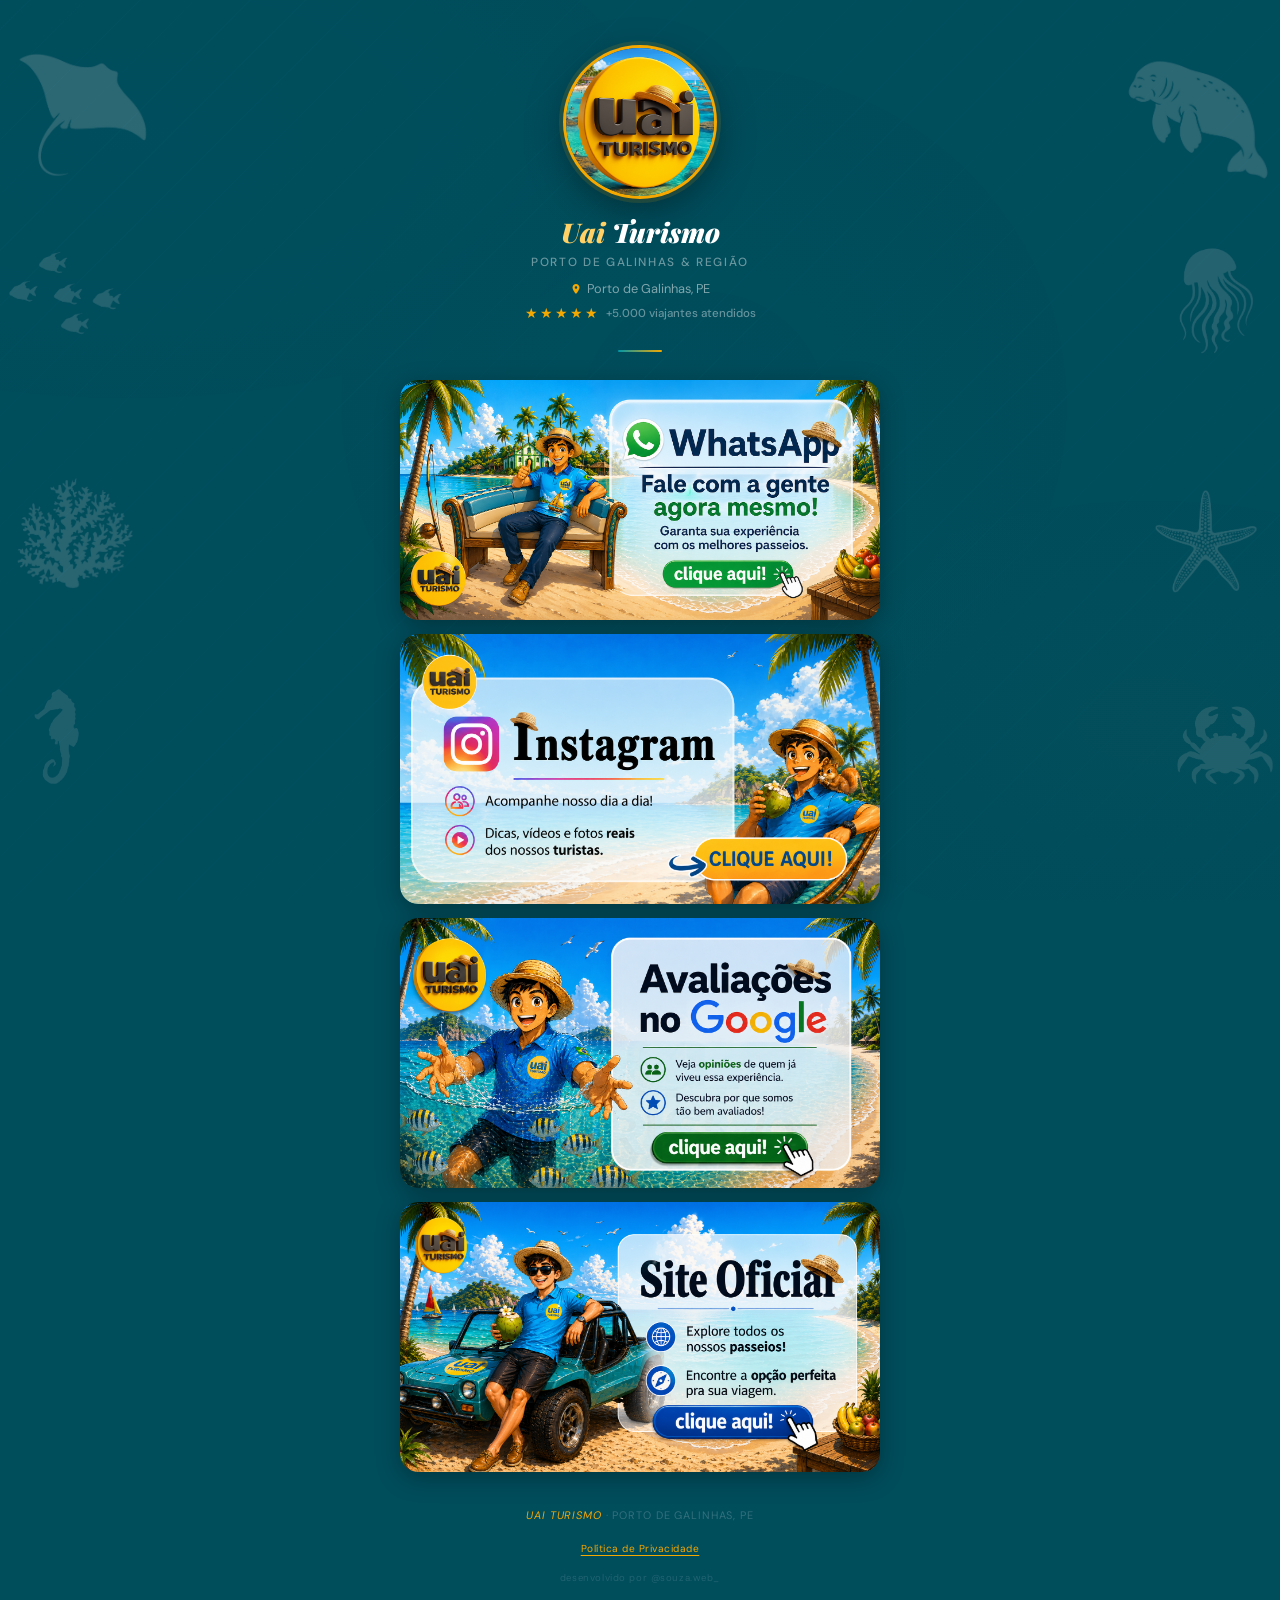
<file: bio/bio.html>
<!DOCTYPE html>
<html lang="pt-BR">

<head>
  <meta charset="UTF-8" />
  <meta name="viewport" content="width=device-width, initial-scale=1.0" />
  <title>Uai Turismo – Links</title>
  <link rel="icon" type="image/png" href="../foto/logoo.png">
  <link rel="apple-touch-icon" href="../foto/logoo.png">
  <meta property="og:title" content="Uai Turismo – Porto de Galinhas">
  <meta property="og:description" content="Os melhores passeios de Porto de Galinhas e região!">
  <meta property="og:image" content="https://www.uaitur.com/foto/Logo%20_uai%20TURISMO_%20na%20Praia%20Tropical.png">
  <meta name="format-detection" content="telephone=no">
  <link
    href="https://fonts.googleapis.com/css2?family=Playfair+Display:ital,wght@0,700;0,900;1,700&family=DM+Sans:wght@300;400;500;600;700&display=swap"
    rel="stylesheet" />
  <style>
    :root {
      --teal: #0097A7;
      --teal-dark: #006978;
      --teal-deeper: #004D5C;
      --amber: #F5A800;
      --amber-light: #FFD166;
    }

    *,
    *::before,
    *::after {
      box-sizing: border-box;
      margin: 0;
      padding: 0;
    }

    html,
    body {
      min-height: 100%;
    }

    body {
      font-family: 'DM Sans', sans-serif;
      background: var(--teal-deeper);
      display: flex;
      flex-direction: column;
      align-items: center;
      justify-content: center;
      padding: 48px 20px 80px;
      position: relative;
      /* SEM overflow:hidden — essencial para position:fixed nos ícones */
    }

    /* Gradiente de fundo */
    body::before {
      content: '';
      position: fixed;
      inset: 0;
      background:
        radial-gradient(ellipse 70% 50% at 10% 15%, rgba(0, 151, 167, 0.02) 0%, transparent 65%),
        radial-gradient(ellipse 55% 45% at 90% 80%, rgba(245, 168, 0, 0.01) 0%, transparent 65%),
        radial-gradient(ellipse 45% 60% at 55% 45%, rgba(0, 77, 92, 0.02) 0%, transparent 70%);
      pointer-events: none;
      z-index: 0;
    }

    /* Linhas diagonais */
    body::after {
      content: '';
      position: fixed;
      inset: 0;
      background-image: repeating-linear-gradient(-45deg, transparent, transparent 38px,
          rgba(0, 151, 167, 0.04) 38px, rgba(0, 151, 167, 0.04) 39px);
      pointer-events: none;
      z-index: 0;
    }

    /* ── Silhuetas: <img> com position:fixed — mesmo sistema do index ── */
    .sil {
      position: fixed;
      pointer-events: none;
      user-select: none;
      z-index: 1;
      /* fundo escuro/teal → ícone claro/branco — mais brilhante e forte */
      filter: grayscale(1) brightness(3.5) contrast(0.55);
      opacity: 0;
      transition: opacity 1.4s ease;
      height: auto;
      will-change: transform;
    }

    .sil.on {
      opacity: var(--sil-op, 0.32);
    }

    @keyframes silFA {
      0%, 100% { transform: translateY(0px) rotate(var(--sil-rot, 0deg)); }
      50%       { transform: translateY(-14px) rotate(calc(var(--sil-rot, 0deg) + 3deg)); }
    }

    @keyframes silFB {
      0%, 100% { transform: translateY(0px) rotate(var(--sil-rot, 0deg)); }
      50%       { transform: translateY(-10px) rotate(calc(var(--sil-rot, 0deg) - 2deg)); }
    }

    @keyframes silFC {
      0%, 33%, 100% { transform: translateY(0px) rotate(var(--sil-rot, 0deg)); }
      66%            { transform: translateY(-12px) rotate(calc(var(--sil-rot, 0deg) + 1deg)); }
    }

    /* ── Wrapper central ── */
    .wrapper {
      position: relative;
      z-index: 3;
      width: 100%;
      max-width: 480px;
      display: flex;
      flex-direction: column;
      align-items: center;
    }

    /* Logo */
    .brand-logo {
      width: 148px;
      height: 148px;
      border-radius: 50%;
      object-fit: cover;
      margin-bottom: 18px;
      box-shadow: 0 0 0 3px var(--amber), 0 0 0 7px rgba(245, 168, 0, 0.12), 0 12px 40px rgba(0, 0, 0, 0.4);
      animation: fadeUp .55s .05s cubic-bezier(.22, 1, .36, 1) both, ringPulse 3.2s .6s ease-in-out infinite;
    }

    @keyframes ringPulse {

      0%,
      100% {
        box-shadow: 0 0 0 3px var(--amber), 0 0 0 7px rgba(245, 168, 0, 0.12), 0 12px 40px rgba(0, 0, 0, 0.4);
      }

      50% {
        box-shadow: 0 0 0 5px var(--amber), 0 0 0 14px rgba(245, 168, 0, .10), 0 12px 40px rgba(0, 0, 0, 0.4);
      }
    }

    /* Nome */
    .brand-name {
      font-family: 'Playfair Display', serif;
      font-size: 1.7rem;
      font-weight: 900;
      font-style: italic;
      color: white;
      margin-bottom: 4px;
      animation: fadeUp .55s .13s cubic-bezier(.22, 1, .36, 1) both;
    }

    .brand-name span {
      color: var(--amber-light);
    }

    .brand-tagline {
      font-size: .74rem;
      color: rgba(255, 255, 255, .42);
      font-weight: 500;
      letter-spacing: .14em;
      text-transform: uppercase;
      margin-bottom: 10px;
      animation: fadeUp .55s .17s cubic-bezier(.22, 1, .36, 1) both;
    }

    .brand-location {
      display: flex;
      align-items: center;
      gap: 5px;
      font-size: .8rem;
      color: rgba(255, 255, 255, .5);
      margin-bottom: 8px;
      animation: fadeUp .55s .21s cubic-bezier(.22, 1, .36, 1) both;
    }

    .brand-location svg {
      width: 12px;
      height: 12px;
      fill: var(--amber);
      flex-shrink: 0;
    }

    /* Estrelas */
    .brand-stars {
      display: flex;
      align-items: center;
      gap: 6px;
      margin-bottom: 28px;
      animation: fadeUp .55s .24s cubic-bezier(.22, 1, .36, 1) both;
    }

    .stars-icons {
      color: var(--amber);
      font-size: .85rem;
      letter-spacing: 2px;
    }

    .stars-label {
      font-size: .72rem;
      color: rgba(255, 255, 255, .4);
      font-weight: 500;
    }

    /* Divider */
    .divider {
      width: 44px;
      height: 2px;
      background: linear-gradient(90deg, var(--teal), var(--amber));
      border-radius: 1px;
      margin-bottom: 28px;
      animation: fadeUp .55s .26s cubic-bezier(.22, 1, .36, 1) both;
    }

    /* Botões */
    .links-list {
      width: 100%;
      display: flex;
      flex-direction: column;
      gap: 14px;
    }

    .link-btn {
      display: block;
      width: 100%;
      border-radius: 18px;
      overflow: hidden;
      text-decoration: none;
      position: relative;
      box-shadow: 0 6px 24px rgba(0, 0, 0, .30);
      transition: transform .22s cubic-bezier(.34, 1.56, .64, 1), box-shadow .22s ease;
      -webkit-tap-highlight-color: transparent;
    }

    .link-btn:hover {
      transform: translateY(-3px) scale(1.015);
      box-shadow: 0 16px 40px rgba(0, 0, 0, .40);
    }

    .link-btn:active {
      transform: scale(.975);
    }

    .link-btn img {
      display: block;
      width: 100%;
      height: auto;
      border-radius: 18px;
    }

    .link-btn:nth-child(1) {
      animation: fadeUp .52s .30s cubic-bezier(.22, 1, .36, 1) both;
    }

    .link-btn:nth-child(2) {
      animation: fadeUp .52s .39s cubic-bezier(.22, 1, .36, 1) both;
    }

    .link-btn:nth-child(3) {
      animation: fadeUp .52s .48s cubic-bezier(.22, 1, .36, 1) both;
    }

    .link-btn:nth-child(4) {
      animation: fadeUp .52s .57s cubic-bezier(.22, 1, .36, 1) both;
    }

    /* Rodapé */
    .footer {
      margin-top: 36px;
      text-align: center;
      animation: fadeUp .55s .68s cubic-bezier(.22, 1, .36, 1) both;
    }

    .footer-text {
      font-size: .68rem;
      color: rgba(255, 255, 255, .20);
      letter-spacing: .08em;
      text-transform: uppercase;
    }

    .footer-text span {
      color: var(--amber);
      font-style: italic;
    }

    /* Política de privacidade */
    .privacy-link {
      margin-top: 14px;
      text-align: center;
      animation: fadeUp .55s .75s cubic-bezier(.22, 1, .36, 1) both;
    }

    .privacy-link a {
      font-size: .63rem;
      color: var(--amber);
      text-decoration: underline;
      text-underline-offset: 3px;
      letter-spacing: .05em;
      transition: color .2s;
    }

    .privacy-link a:hover {
      color: var(--amber-light);
    }

    /* Dev credit */
    .dev-credit {
      margin-top: 8px;
      text-align: center;
      animation: fadeUp .55s .80s cubic-bezier(.22, 1, .36, 1) both;
    }

    .dev-credit a {
      font-size: .60rem;
      color: rgba(255, 255, 255, .13);
      text-decoration: none;
      letter-spacing: .06em;
      transition: color .2s;
    }

    .dev-credit a:hover {
      color: rgba(255, 255, 255, .38);
    }

    @keyframes fadeUp {
      from {
        opacity: 0;
        transform: translateY(22px);
      }

      to {
        opacity: 1;
        transform: translateY(0);
      }
    }

    /* ── Modal Política ── */
    .modal-overlay {
      display: none;
      position: fixed;
      inset: 0;
      z-index: 9999;
      background: rgba(0, 0, 0, .65);
      backdrop-filter: blur(4px);
      align-items: center;
      justify-content: center;
      padding: 20px;
    }

    .modal-overlay.open {
      display: flex;
    }

    .modal-box {
      background: var(--teal-deeper);
      border: 1px solid rgba(255, 255, 255, .1);
      border-radius: 20px;
      max-width: 500px;
      width: 100%;
      max-height: 80vh;
      overflow-y: auto;
      padding: 32px 28px 28px;
      position: relative;
    }

    .modal-box h2 {
      font-family: 'Playfair Display', serif;
      font-size: 1.3rem;
      color: white;
      margin-bottom: 16px;
    }

    .modal-box h3 {
      font-size: .8rem;
      color: var(--amber-light);
      margin: 18px 0 6px;
      text-transform: uppercase;
      letter-spacing: .08em;
    }

    .modal-box p {
      font-size: .82rem;
      line-height: 1.75;
      color: rgba(255, 255, 255, .65);
      margin-bottom: 8px;
    }

    .modal-box a[href^="tel"],
    .modal-box a {
      color: inherit;
      text-decoration: none;
    }

    .modal-box ul {
      padding-left: 18px;
      margin-bottom: 8px;
    }

    .modal-box li {
      font-size: .82rem;
      line-height: 1.75;
      color: rgba(255, 255, 255, .65);
    }

    .modal-close {
      position: absolute;
      top: 16px;
      right: 18px;
      background: none;
      border: none;
      color: rgba(255, 255, 255, .4);
      font-size: 1.2rem;
      cursor: pointer;
      transition: color .2s;
    }

    .modal-close:hover {
      color: white;
    }
  </style>

    <!-- Meta Pixel Code -->
    <script>
    !function(f,b,e,v,n,t,s)
    {if(f.fbq)return;n=f.fbq=function(){n.callMethod?
    n.callMethod.apply(n,arguments):n.queue.push(arguments)};
    if(!f._fbq)f._fbq=n;n.push=n;n.loaded=!0;n.version='2.0';
    n.queue=[];t=b.createElement(e);t.async=!0;
    t.src=v;s=b.getElementsByTagName(e)[0];
    s.parentNode.insertBefore(t,s)}(window, document,'script',
    'https://connect.facebook.net/en_US/fbevents.js');
    fbq('init', '1936582633666731');
    fbq('track', 'PageView');
    </script>
    <noscript><img height="1" width="1" style="display:none"
    src="https://www.facebook.com/tr?id=1936582633666731&ev=PageView&noscript=1"
    /></noscript>
    <!-- End Meta Pixel Code -->

</head>

<body>

  <div class="wrapper">

    <img class="brand-logo" src="fotos/Logo Vibrante de Uai Turismo.png" alt="Uai Turismo" />

    <p class="brand-name"><span>Uai</span> Turismo</p>
    <p class="brand-tagline">Porto de Galinhas &amp; Região</p>

    <p class="brand-location">
      <svg viewBox="0 0 24 24" xmlns="http://www.w3.org/2000/svg">
        <path
          d="M12 2C8.13 2 5 5.13 5 9c0 5.25 7 13 7 13s7-7.75 7-13c0-3.87-3.13-7-7-7zm0 9.5c-1.38 0-2.5-1.12-2.5-2.5S10.62 6.5 12 6.5s2.5 1.12 2.5 2.5S13.38 11.5 12 11.5z" />
      </svg>
      Porto de Galinhas, PE
    </p>

    <div class="brand-stars">
      <span class="stars-icons">★★★★★</span>
      <span class="stars-label">+5.000 viajantes atendidos</span>
    </div>

    <div class="divider"></div>

    <div class="links-list">

      <a class="link-btn"
        href="https://wa.me/5581997484915?text=ol%C3%A1%20vim%20pela%20bio%20e%20gostaria%20de%20saber%20mais!"
        target="_blank" rel="noopener noreferrer">
        <img src="fotos/whats.png" alt="WhatsApp" />
      </a>

      <a class="link-btn" href="https://www.instagram.com/uai_turismo/" target="_blank" rel="noopener noreferrer">
        <img src="fotos/insta.png" alt="Instagram" />
      </a>

      <a class="link-btn"
        href="https://www.google.com/search?hl=pt-BR&gl=br&q=Uai+Turismo+-+Porto+de+Galinhas&ludocid=8410691925157875842&lsig=AB86z5XFjwpDBiKcopi9Aduaxquu#lrd=0x7aa93325309b7b7:0x74b8c7be82481082,1,,,,"
        target="_blank" rel="noopener noreferrer">
        <img src="fotos/avaliacao.png" alt="Avaliação Google" />
      </a>

      <a class="link-btn" href="https://www.uaitur.com/" target="_blank" rel="noopener noreferrer">
        <img src="fotos/sit.png" alt="Nosso site" />
      </a>

    </div>

    <div class="footer">
      <p class="footer-text"><span>Uai Turismo</span> · Porto de Galinhas, PE</p>
    </div>

    <div class="privacy-link">
      <a href="#" id="openPrivacy">Política de Privacidade</a>
    </div>

    <div class="dev-credit">
      <a href="https://www.instagram.com/souza.web_" target="_blank" rel="noopener noreferrer">desenvolvido por
        @souza.web_</a>
    </div>

  </div>

  <!-- Modal Política de Privacidade -->
  <div class="modal-overlay" id="modalPrivacy">
    <div class="modal-box">
      <button class="modal-close" id="closePrivacy">✕</button>
      <h2>Política de Privacidade</h2>
      <p>A <strong style="color:white">Uai Turismo</strong> respeita a sua privacidade e está comprometida com a
        proteção dos seus dados pessoais, em conformidade com a Lei Geral de Proteção de Dados (LGPD — Lei nº
        13.709/2018).</p>

      <h3>Dados Coletados</h3>
      <p>Ao entrar em contato conosco, podemos coletar:</p>
      <ul>
        <li>Nome e número de telefone/WhatsApp</li>
        <li>Informações sobre o passeio desejado</li>
        <li>Data de viagem e número de pessoas</li>
      </ul>

      <h3>Uso das Informações</h3>
      <p>Seus dados são utilizados exclusivamente para:</p>
      <ul>
        <li>Realizar o atendimento e confirmação de reservas</li>
        <li>Enviar informações sobre passeios contratados</li>
        <li>Enviar fotos de cortesia após o passeio</li>
      </ul>

      <h3>Compartilhamento</h3>
      <p>Não vendemos, alugamos ou compartilhamos seus dados pessoais com terceiros para fins comerciais.</p>

      <h3>Seus Direitos</h3>
      <p>Você pode solicitar a qualquer momento a exclusão, correção ou acesso aos seus dados entrando em contato pelo
        WhatsApp <strong style="color:var(--amber-light)">(81) 99748-4915</strong>.</p>

      <h3>Contato</h3>
      <p>Dúvidas sobre esta política? Fale conosco:<br>
        📱 (81) 99748-4915 · 📍 Porto de Galinhas, PE</p>
    </div>
  </div>

  <script>
    /* ── Modal ── */
    document.getElementById('openPrivacy').addEventListener('click', function (e) {
      e.preventDefault();
      document.getElementById('modalPrivacy').classList.add('open');
    });
    document.getElementById('closePrivacy').addEventListener('click', function () {
      document.getElementById('modalPrivacy').classList.remove('open');
    });
    document.getElementById('modalPrivacy').addEventListener('click', function (e) {
      if (e.target === this) this.classList.remove('open');
    });

    /* ── Silhuetas — mesmo sistema visual do index.html ── */
    (function () {
      var B = '../foto/Ícones/Ícones/';

      /*
       * Distribuição igual ao index: ícones variados, tamanhos variados,
       * 4 na esquerda e 4 na direita, cobrindo toda a altura da página.
       * theme: fundo escuro/teal → filtro 'light' (brightness 2.5).
       */
      var icons = [
        /* ── Esquerda ── */
        { src: B + '3.png',  t: '4vh',  l: '8px',  w: 150, rot: -12, op: 0.22, anim: 'silFC', dur: 13, delay: 0.8 },
        { src: B + '7.png',  t: '26vh', l: '6px',  w: 118, rot:   8, op: 0.18, anim: 'silFA', dur: 11, delay: 2.2 },
        { src: B + '11.png', t: '52vh', l: '10px', w: 130, rot:  -7, op: 0.20, anim: 'silFB', dur: 15, delay: 1.0 },
        { src: B + '15.png', t: '76vh', l: '4px',  w: 105, rot:   5, op: 0.16, anim: 'silFA', dur: 12, delay: 3.2 },
        /* ── Direita ── */
        { src: B + '1.png',  t: '5vh',  ri: '8px',  w: 148, rot:  9, op: 0.22, anim: 'silFA', dur: 12, delay: 0   },
        { src: B + '5.png',  t: '27vh', ri: '6px',  w: 115, rot: -11, op: 0.18, anim: 'silFB', dur: 14, delay: 1.6 },
        { src: B + '13.png', t: '53vh', ri: '10px', w: 128, rot:  10, op: 0.20, anim: 'silFC', dur: 13, delay: 2.6 },
        { src: B + '19.png', t: '77vh', ri: '4px',  w: 102, rot:  -8, op: 0.16, anim: 'silFB', dur: 16, delay: 3.8 }
      ];

      icons.forEach(function (ic) {
        var img = document.createElement('img');
        img.src = ic.src;
        img.alt = '';
        img.setAttribute('aria-hidden', 'true');
        img.setAttribute('loading', 'lazy');
        img.className = 'sil';

        var pos = ic.l
          ? 'top:' + ic.t + ';left:' + ic.l
          : 'top:' + ic.t + ';right:' + ic.ri;

        img.style.cssText = [
          pos,
          'width:' + ic.w + 'px',
          '--sil-rot:' + ic.rot + 'deg',
          '--sil-op:' + ic.op,
          'animation:' + ic.anim + ' ' + ic.dur + 's ' + ic.delay + 's ease-in-out infinite'
        ].join(';');

        document.body.appendChild(img);

        /* Ativa a opacidade: load, error e timeout — à prova de falhas */
        var done = false;
        function show() {
          if (done) return;
          done = true;
          img.classList.add('on');
        }
        img.addEventListener('load', show);
        img.addEventListener('error', show);
        setTimeout(show, 600);
      });
    })();
  </script>

</body>

</html>
</file>
<file: style.css>
/* ============================================
   UAI TURISMO — style.css
   Paleta: Teal profundo + Âmbar + Branco
   Tipografia: Playfair Display + DM Sans
   ============================================ */

/* ============================================
   VARIÁVEIS
   ============================================ */
:root {
  --teal:         #0097A7;
  --teal-dark:    #006978;
  --teal-deeper:  #004D5C;
  --amber:        #F5A800;
  --amber-light:  #FFD166;
  --white:        #ffffff;
  --off-white:    #f4f8f7;
  --text:         #1a2b2c;
  --text-muted:   #5a7070;
  --shadow-sm:    0 4px 16px rgba(0,105,120,.10);
  --shadow-md:    0 8px 32px rgba(0,105,120,.15);
  --shadow-lg:    0 20px 60px rgba(0,105,120,.22);
  --radius:       18px;
  --transition:   0.35s cubic-bezier(.4,0,.2,1);
  /* Z-index scale — sem conflito */
  --z-base:    1;
  --z-cards:   10;
  --z-sticky:  100;
  --z-nav:     1000;
  --z-menu:    990;
  --z-toggle:  1010;
  --z-overlay: 9000;
  --z-cursor:  9999;
}

/* ============================================
   RESET
   ============================================ */
*, *::before, *::after {
  margin: 0;
  padding: 0;
  box-sizing: border-box;
}

html {
  scroll-behavior: smooth;
  overflow-x: hidden;
}

body {
  font-family: 'DM Sans', sans-serif;
  color: var(--text);
  background: var(--white);
  overflow-x: hidden;
  max-width: 100vw;
}

img {
  display: block;
  max-width: 100%;
  height: auto;
}

a { text-decoration: none; }

/* ============================================
   DECORAÇÕES (marca d'água)
   ============================================ */
.deco-container {
  position: absolute;
  inset: 0;
  pointer-events: none;
  overflow: hidden;
  z-index: 0;
}

.deco-item {
  position: absolute;
  opacity: .10;
  transition: opacity .5s ease;
}

.deco-item:hover { opacity: .18; }

@keyframes slowFloat {
  0%,100% { transform: translateY(0) rotate(0); }
  50%      { transform: translateY(-10px) rotate(3deg); }
}
.deco-turtle   { animation: slowFloat 10s ease-in-out infinite; }
.deco-starfish { animation: slowFloat 8s ease-in-out infinite; }
.deco-shell    { animation: slowFloat 12s ease-in-out infinite; }

.diferenciais-section,
.cadastur-section { position: relative; }

.diferenciais-grid,
.cadastur-inner,
.section-header { position: relative; z-index: var(--z-base); }

/* Conteúdo por cima das silhuetas decorativas */
.rc3-section,
.section-header,
.destinos-intro,
.diferenciais-grid,
.avaliacoes-wrapper,
.faq-wrapper,
.faq-cta {
  position: relative;
  z-index: var(--z-base);
}


/* ============================================
   UTILITÁRIOS
   ============================================ */
.section-label {
  display: inline-block;
  font-size: .75rem;
  font-weight: 700;
  letter-spacing: .18em;
  text-transform: uppercase;
  color: var(--teal);
  margin-bottom: 10px;
}

.section-header {
  text-align: center;
  margin-bottom: 52px;
}

.section-header h2 {
  font-family: 'Playfair Display', serif;
  font-size: clamp(1.9rem, 4vw, 2.9rem);
  color: var(--text);
  line-height: 1.15;
}

.section-header h2 span {
  color: var(--teal);
  font-style: italic;
}

.section-sub {
  color: var(--text-muted);
  font-size: 1rem;
  margin-top: 10px;
}

.btn-primary {
  display: inline-flex;
  align-items: center;
  gap: 8px;
  background: var(--amber);
  color: var(--text);
  padding: 14px 32px;
  border-radius: 50px;
  font-weight: 700;
  font-size: .95rem;
  transition: var(--transition);
  box-shadow: 0 6px 20px rgba(245,168,0,.35);
  white-space: nowrap;
}

.btn-primary:hover {
  background: var(--amber-light);
  transform: translateY(-2px);
  box-shadow: 0 10px 28px rgba(245,168,0,.42);
}

.btn-ghost {
  display: inline-flex;
  align-items: center;
  gap: 6px;
  color: rgba(255,255,255,.85);
  font-weight: 500;
  font-size: .9rem;
  border-bottom: 1px solid rgba(255,255,255,.35);
  padding-bottom: 2px;
  transition: var(--transition);
}

.btn-ghost:hover {
  color: #fff;
  border-color: #fff;
}

/* ============================================
   NAVEGAÇÃO
   ============================================ */
#nav {
  position: fixed;
  top: 0;
  width: 100%;
  z-index: var(--z-nav);
  background: var(--teal-deeper);
  display: flex;
  justify-content: space-between;
  align-items: center;
  padding: 10px 5%;
  transition: background var(--transition), box-shadow var(--transition);
  min-height: 68px;
}

#nav.scrolled {
  background: rgba(0,77,92,.97);
  box-shadow: 0 4px 24px rgba(0,0,0,.18);
  backdrop-filter: blur(12px);
}

/* Logo */
.nav-logo { display: flex; align-items: center; }

.nav-logo-img,
.logo-img {
  height: 52px;
  border-radius: 8px;
  display: block;
  filter: drop-shadow(0 2px 8px rgba(0,0,0,.25));
}

/* Logo texto */
.nav-logo-text {
  display: flex;
  align-items: center;
  gap: 4px;
  font-family: 'Playfair Display', serif;
  font-size: 1.5rem;
  line-height: 1;
  text-decoration: none;
}
.logo-uai     { color: var(--amber-light); font-weight: 900; font-style: italic; }
.logo-turismo { color: white; font-weight: 700; font-size: 1.1rem; letter-spacing: .02em; }

/* Menu desktop */
#navMenu {
  display: flex;
  list-style: none;
  gap: 4px;
  align-items: center;
}

#navMenu a {
  color: rgba(255,255,255,.85);
  font-size: .87rem;
  font-weight: 500;
  padding: 7px 13px;
  border-radius: 8px;
  transition: var(--transition);
}

#navMenu a:hover {
  color: #fff;
  background: rgba(255,255,255,.10);
}

.nav-cta {
  background: var(--amber) !important;
  color: var(--text) !important;
  padding: 10px 20px !important;
  border-radius: 50px !important;
  font-weight: 700 !important;
  display: inline-flex !important;
  align-items: center;
  gap: 8px;
}

/* Hambúrguer — só visível no mobile */
.nav-toggle {
  display: none;
  flex-direction: column;
  gap: 5px;
  background: none;
  border: none;
  cursor: pointer;
  padding: 8px;
  z-index: var(--z-toggle);
  flex-shrink: 0;
}

.nav-toggle span {
  display: block;
  width: 26px;
  height: 2px;
  background: white;
  border-radius: 2px;
  transition: var(--transition);
  transform-origin: center;
}

.nav-toggle.open span:nth-child(1) { transform: translateY(7px) rotate(45deg); }
.nav-toggle.open span:nth-child(2) { opacity: 0; transform: scaleX(0); }
.nav-toggle.open span:nth-child(3) { transform: translateY(-7px) rotate(-45deg); }

/* ============================================
   HERO
   ============================================ */
#hero {
  background: linear-gradient(155deg, var(--teal-deeper) 0%, var(--teal) 60%, #00bcd4 100%);
  padding-top: 68px;
  min-height: 100vh;
  display: flex;
  align-items: center;
  position: relative;
  overflow: hidden;
}

.hero-content {
  display: grid;
  grid-template-columns: 1fr 1.25fr;
  gap: 56px;
  max-width: 1240px;
  margin: 0 auto;
  align-items: center;
  padding: 40px 5%;
  width: 100%;
}

.hero-left { color: white; }

.hero-tag {
  display: inline-flex;
  align-items: center;
  gap: 8px;
  background: rgba(255,255,255,.12);
  color: var(--amber-light);
  font-size: .8rem;
  font-weight: 600;
  letter-spacing: .06em;
  padding: 7px 16px;
  border-radius: 50px;
  border: 1px solid rgba(255,255,255,.18);
  margin-bottom: 22px;
}

.hero-left h1 {
  font-family: 'Playfair Display', serif;
  font-size: clamp(2.2rem, 4.5vw, 3.8rem);
  line-height: 1.12;
  margin-bottom: 20px;
}

.hero-left h1 span { color: var(--amber-light); font-style: italic; }

.hero-left p {
  color: rgba(255,255,255,.82);
  font-size: 1rem;
  line-height: 1.75;
  max-width: 460px;
  margin-bottom: 32px;
}

.hero-actions {
  display: flex;
  align-items: center;
  gap: 20px;
  flex-wrap: wrap;
  margin-bottom: 36px;
}

.hero-badges {
  display: flex;
  align-items: center;
  gap: 20px;
  flex-wrap: wrap;
  padding-top: 28px;
  border-top: 1px solid rgba(255,255,255,.15);
}

.badge { display: flex; flex-direction: column; }

.badge strong {
  font-size: 1.5rem;
  font-weight: 800;
  color: var(--amber-light);
  line-height: 1;
}

.badge span {
  font-size: .75rem;
  color: rgba(255,255,255,.60);
  margin-top: 3px;
}

.badge-divider {
  width: 1px;
  height: 36px;
  background: rgba(255,255,255,.18);
}

/* Carrossel hero */
.hero-carousel {
  position: relative;
  border-radius: 24px;
  overflow: hidden;
  box-shadow: 0 24px 64px rgba(0,0,0,.35);
  background: var(--teal-dark);
  width: 100%;
  aspect-ratio: 4 / 3;
  max-height: 700px;
}

.hero-carousel-track {
  display: flex;
  flex-wrap: nowrap;
  height: 100%;
  transition: transform .7s cubic-bezier(.4,0,.2,1);
}

.hero-carousel-slide {
  flex: 0 0 100%;
  min-width: 100%;
  height: 100%;
  position: relative;
}

.hero-carousel-slide img {
  width: 100%;
  height: 100%;
  object-fit: cover;
}

.hero-slide-caption {
  position: absolute;
  bottom: 18px;
  left: 18px;
  background: rgba(0,0,0,.52);
  backdrop-filter: blur(8px);
  color: white;
  font-size: .82rem;
  font-weight: 600;
  padding: 7px 16px;
  border-radius: 50px;
  z-index: 2;
}

.hero-carousel-nav {
  position: absolute;
  bottom: 18px;
  right: 18px;
  display: flex;
  gap: 8px;
  z-index: 3;
}

.hero-prev, .hero-next {
  width: 34px;
  height: 34px;
  border-radius: 50%;
  border: none;
  background: rgba(255,255,255,.22);
  color: white;
  cursor: pointer;
  display: flex;
  align-items: center;
  justify-content: center;
  transition: var(--transition);
}

.hero-prev:hover, .hero-next:hover {
  background: var(--amber);
  color: var(--text);
}

.hero-dots {
  position: absolute;
  bottom: 22px;
  left: 50%;
  transform: translateX(-50%);
  display: flex;
  gap: 6px;
  z-index: 3;
}

.hero-dot {
  width: 8px;
  height: 8px;
  border-radius: 50%;
  background: rgba(255,255,255,.45);
  border: none;
  cursor: pointer;
  transition: var(--transition);
}

.hero-dot.active {
  background: var(--amber);
  width: 22px;
  border-radius: 4px;
}

.hero-wave {
  position: relative;
  line-height: 0;
  background: linear-gradient(155deg, var(--teal-deeper) 0%, var(--teal) 60%, #00bcd4 100%);
}

.hero-wave svg { width: 100%; height: 56px; display: block; }

/* ============================================
   CARROSSEL GRANDE – DESTINOS
   ============================================ */
.dc-outer {
  position: relative;
  max-width: 1240px;
  margin: 0 auto;
  border-radius: 26px;
  overflow: hidden;
  box-shadow: 0 20px 60px rgba(0,60,70,.22);
  height: 540px;
  background: var(--teal-deeper);
}

.dc-track {
  display: flex;
  height: 100%;
  transition: transform .75s cubic-bezier(.4,0,.2,1);
  will-change: transform;
}

.dc-slide {
  flex: 0 0 100%;
  min-width: 100%;
  height: 100%;
  position: relative;
  overflow: hidden;
}

.dc-slide-img {
  width: 100%;
  height: 100%;
  object-fit: cover;
  display: block;
  transition: transform .8s ease;
}

.dc-slide.active .dc-slide-img { transform: scale(1.04); }

.dc-slide-overlay {
  position: absolute;
  inset: 0;
  background: linear-gradient(90deg, rgba(0,30,40,.82) 0%, rgba(0,30,40,.45) 55%, transparent 100%);
  display: flex;
  flex-direction: column;
  justify-content: flex-end;
  padding: 56px 60px;
}

.dc-slide-state {
  display: inline-flex;
  align-items: center;
  gap: 6px;
  background: var(--amber);
  color: var(--text);
  font-size: .72rem;
  font-weight: 800;
  letter-spacing: .06em;
  text-transform: uppercase;
  padding: 6px 16px;
  border-radius: 50px;
  width: fit-content;
  margin-bottom: 14px;
}

.dc-slide h3 {
  font-family: 'Playfair Display', serif;
  font-size: clamp(1.8rem, 3.5vw, 3rem);
  color: white;
  line-height: 1.1;
  margin-bottom: 12px;
  text-shadow: 0 2px 12px rgba(0,0,0,.25);
}

.dc-slide p {
  color: rgba(255,255,255,.82);
  font-size: clamp(.88rem, 1.2vw, 1rem);
  line-height: 1.65;
  max-width: 420px;
  margin-bottom: 28px;
}

.dc-btn {
  display: inline-flex;
  align-items: center;
  gap: 8px;
  background: var(--amber);
  color: var(--text);
  font-weight: 700;
  font-size: .92rem;
  padding: 13px 28px;
  border-radius: 50px;
  transition: all .3s;
  width: fit-content;
  box-shadow: 0 6px 20px rgba(245,168,0,.35);
}

.dc-btn:hover {
  background: var(--amber-light);
  transform: translateY(-2px);
  box-shadow: 0 10px 28px rgba(245,168,0,.45);
}

.dc-counter {
  position: absolute;
  top: 22px;
  right: 26px;
  background: rgba(0,0,0,.40);
  backdrop-filter: blur(10px);
  color: white;
  font-size: .78rem;
  font-weight: 700;
  padding: 7px 16px;
  border-radius: 50px;
  letter-spacing: .08em;
  z-index: 10;
}

.dc-prev, .dc-next {
  position: absolute;
  top: 50%;
  transform: translateY(-50%);
  width: 52px;
  height: 52px;
  border-radius: 50%;
  border: none;
  background: rgba(255,255,255,.16);
  backdrop-filter: blur(12px);
  color: white;
  font-size: 1.2rem;
  cursor: pointer;
  z-index: 10;
  display: flex;
  align-items: center;
  justify-content: center;
  transition: all .3s;
}

.dc-prev { left: 20px; }
.dc-next { right: 20px; }

.dc-prev:hover, .dc-next:hover {
  background: var(--amber);
  color: var(--text);
  transform: translateY(-50%) scale(1.1);
}

.dc-dots {
  position: absolute;
  bottom: 22px;
  left: 50%;
  transform: translateX(-50%);
  display: flex;
  gap: 8px;
  z-index: 10;
}

.dc-dot {
  width: 8px;
  height: 8px;
  border-radius: 50%;
  background: rgba(255,255,255,.38);
  border: none;
  cursor: pointer;
  transition: all .35s;
  padding: 0;
}

.dc-dot.active {
  background: var(--amber);
  width: 28px;
  border-radius: 4px;
}

.dc-dot:hover { background: rgba(255,255,255,.65); }

/* ============================================
   CARROSSEL MULTI-CARD – OUTROS ROTEIROS
   ============================================ */
.rc-section {
  background: var(--off-white);
  padding: 80px 0;
  overflow: hidden;
}

.rc-hd { text-align: center; margin-bottom: 40px; padding: 0 5%; }

.rc-outer { position: relative; padding: 0 5%; }

.rc-viewport { overflow: hidden; border-radius: 20px; }

.rc-track {
  display: flex;
  gap: 20px;
  transition: transform .6s cubic-bezier(.4,0,.2,1);
  will-change: transform;
}

.rc-card {
  flex: 0 0 calc(33.333% - 14px);
  min-width: calc(33.333% - 14px);
  height: 240px;
  border-radius: 20px;
  overflow: hidden;
  position: relative;
  cursor: pointer;
  box-shadow: 0 6px 24px rgba(0,80,100,.12);
}

.rc-card img {
  width: 100%;
  height: 100%;
  object-fit: cover;
  display: block;
  transition: transform .6s ease;
}

.rc-card:hover img { transform: scale(1.07); }

.rc-overlay {
  position: absolute;
  inset: 0;
  background: linear-gradient(180deg, transparent 30%, rgba(0,30,40,.88) 100%);
  display: flex;
  flex-direction: column;
  justify-content: flex-end;
  padding: 22px;
  color: white;
}

.rc-tag {
  display: inline-block;
  background: var(--amber);
  color: var(--text);
  font-size: .68rem;
  font-weight: 800;
  padding: 4px 12px;
  border-radius: 50px;
  margin-bottom: 8px;
  width: fit-content;
}

.rc-overlay h4 {
  font-family: 'Playfair Display', serif;
  font-size: 1.1rem;
  line-height: 1.2;
  margin-bottom: 8px;
}

.rc-overlay a {
  font-size: .8rem;
  color: var(--amber-light);
  font-weight: 700;
  transition: color .25s;
}

.rc-overlay a:hover { color: white; }

.rc-prev-btn, .rc-next-btn {
  position: absolute;
  top: 50%;
  transform: translateY(-50%);
  width: 48px;
  height: 48px;
  border-radius: 50%;
  border: none;
  background: white;
  color: var(--teal-deeper);
  font-size: 1.1rem;
  cursor: pointer;
  z-index: 10;
  display: flex;
  align-items: center;
  justify-content: center;
  box-shadow: 0 4px 18px rgba(0,80,100,.20);
  transition: all .3s;
}

.rc-prev-btn { left: 8px; }
.rc-next-btn { right: 8px; }

.rc-prev-btn:hover, .rc-next-btn:hover {
  background: var(--amber);
  color: var(--text);
  transform: translateY(-50%) scale(1.08);
}

.rc-prev-btn:disabled, .rc-next-btn:disabled {
  opacity: .35;
  cursor: default;
  transform: translateY(-50%);
}

/* ============================================
   DESTINOS
   ============================================ */
.destinos-section {
  padding: 100px 5% 60px;
  background: linear-gradient(145deg, #e8f5f6 0%, #f4f8f7 45%, #fef9ee 100%);
}

.destinos-intro {
  max-width: 560px;
  margin: 0 auto 56px;
  text-align: center;
}

.destinos-intro p {
  color: var(--text-muted);
  font-size: 1rem;
  line-height: 1.75;
}

/* Legacy grid (fallback, não usado na index com o DC) */
.destinos-grid {
  display: grid;
  grid-template-columns: 1.6fr 1fr 1fr;
  grid-template-rows: 280px 280px;
  gap: 18px;
  max-width: 1240px;
  margin: 0 auto;
}

.destino-card--featured { grid-row: 1 / 3; }

.destino-card {
  border-radius: var(--radius);
  overflow: hidden;
  position: relative;
  cursor: pointer;
  height: 100%;
}

.destino-card img {
  width: 100%;
  height: 100%;
  object-fit: cover;
  transition: transform .6s ease;
}

.destino-card:hover img { transform: scale(1.06); }

.destino-overlay {
  position: absolute;
  inset: 0;
  background: linear-gradient(180deg, transparent 30%, rgba(0,40,50,.88) 100%);
  display: flex;
  flex-direction: column;
  justify-content: flex-end;
  padding: 26px;
  color: white;
  transition: var(--transition);
}

.destino-card:hover .destino-overlay {
  background: linear-gradient(180deg, transparent 10%, rgba(0,40,50,.92) 100%);
}

.destino-tag {
  display: inline-block;
  background: var(--amber);
  color: var(--text);
  font-size: .72rem;
  font-weight: 700;
  padding: 5px 14px;
  border-radius: 50px;
  margin-bottom: 10px;
  width: fit-content;
}

.destino-overlay h3 {
  font-family: 'Playfair Display', serif;
  font-size: 1.3rem;
  margin-bottom: 8px;
  line-height: 1.2;
}

.destino-card--featured .destino-overlay h3 { font-size: 1.75rem; }

.destino-overlay p {
  font-size: .84rem;
  color: rgba(255,255,255,.78);
  line-height: 1.5;
  margin-bottom: 16px;
  max-width: 340px;
}

.btn-card {
  display: inline-flex;
  align-items: center;
  gap: 6px;
  background: var(--amber);
  color: var(--text);
  font-size: .82rem;
  font-weight: 700;
  padding: 9px 20px;
  border-radius: 50px;
  transition: var(--transition);
  width: fit-content;
}

.btn-card:hover {
  background: var(--amber-light);
  transform: translateX(4px);
}

/* Segunda linha de destinos */
.destinos-grid-extra {
  display: grid;
  grid-template-columns: repeat(4, 1fr);
  gap: 18px;
  max-width: 1240px;
  margin: 20px auto 0;
}

.destinos-grid-extra .destino-card { height: 240px; }

/* ============================================
   NUMBERS STRIP
   ============================================ */
.numbers-strip {
  background: var(--teal-deeper);
  padding: 60px 5%;
  position: relative;
  overflow: hidden;
}

.numbers-strip::before {
  content: '';
  position: absolute;
  inset: 0;
  background:
    radial-gradient(ellipse at 20% 50%, rgba(0,151,167,.3) 0%, transparent 60%),
    radial-gradient(ellipse at 80% 50%, rgba(245,168,0,.10) 0%, transparent 60%);
  pointer-events: none;
}

.numbers-grid {
  max-width: 900px;
  margin: 0 auto;
  display: grid;
  grid-template-columns: repeat(4, 1fr);
  gap: 0;
  position: relative;
  z-index: 1;
}

.number-item {
  text-align: center;
  padding: 0 20px;
  border-right: 1px solid rgba(255,255,255,.10);
}

.number-item:last-child { border-right: none; }

.number-val {
  font-family: 'Playfair Display', serif;
  font-size: clamp(2.4rem, 4vw, 3.4rem);
  font-weight: 900;
  color: var(--amber-light);
  line-height: 1;
  display: block;
}

.number-label {
  font-size: .78rem;
  font-weight: 600;
  color: rgba(255,255,255,.55);
  text-transform: uppercase;
  letter-spacing: .12em;
  margin-top: 8px;
  display: block;
}

/* ============================================
   DIFERENCIAIS
   ============================================ */
.diferenciais-section {
  padding: 100px 5%;
  background: linear-gradient(155deg, #eaf5f6 0%, #f7fafa 35%, #fffbf0 70%, #eef7f7 100%);
  position: relative;
  overflow: hidden;
}

.diferenciais-grid {
  display: grid;
  grid-template-columns: repeat(3, 1fr);
  gap: 24px;
  max-width: 1240px;
  margin: 0 auto;
}

.diferencial-card {
  background: rgba(255, 255, 255, 0.05);
  backdrop-filter: none;
  -webkit-backdrop-filter: none;
  border-radius: var(--radius);
  padding: 36px 28px;
  text-align: center;
  border: 1px solid rgba(255, 255, 255, 0.75);
  box-shadow: 0 4px 24px rgba(0, 105, 120, 0.10), inset 0 1px 0 rgba(255,255,255,0.9);
  transition: var(--transition);
  position: relative;
  overflow: hidden;
}

.diferencial-card:hover {
  transform: translateY(-6px);
  box-shadow: var(--shadow-md);
  border-color: var(--teal);
}

.diferencial-icon { font-size: 2.4rem; margin-bottom: 16px; }

.diferencial-card h4 { font-size: 1.05rem; font-weight: 700; margin-bottom: 10px; }

.diferencial-card p {
  font-size: .88rem;
  color: var(--text-muted);
  line-height: 1.6;
}

.diferencial-num {
  font-family: 'Playfair Display', serif;
  font-size: 3.5rem;
  font-weight: 900;
  color: rgba(0,151,167,.08);
  line-height: 1;
  position: absolute;
  top: 12px;
  right: 20px;
  pointer-events: none;
  transition: color .35s ease;
}

.diferencial-card:hover .diferencial-num { color: rgba(0,151,167,.15); }

/* ============================================
   GALERIA
   ============================================ */
.experience-gallery {
  background: var(--teal-deeper);
  padding: 90px 5%;
}

.gallery-wrapper { max-width: 1240px; margin: 0 auto; }

.gallery-header { text-align: center; margin-bottom: 48px; }

.gallery-header .section-label { color: var(--amber-light); }

.gallery-header h2 {
  font-family: 'Playfair Display', serif;
  font-size: clamp(1.9rem, 4vw, 2.9rem);
  color: white;
  line-height: 1.15;
}

.gallery-header h2 span { color: var(--amber-light); font-style: italic; }

.gallery-sub { color: rgba(255,255,255,.55); font-size: .97rem; margin-top: 10px; }

.gallery-cta-wrap { text-align: center; margin-top: 44px; }

/* ============================================
   CADASTUR
   ============================================ */
.cadastur-section {
  padding: 100px 5%;
  background: var(--off-white);
}

.cadastur-inner {
  max-width: 1100px;
  margin: 0 auto;
  display: grid;
  grid-template-columns: 280px 1fr;
  gap: 80px;
  align-items: center;
}

.cadastur-badge-visual {
  position: relative;
  width: 240px;
  height: 240px;
  display: flex;
  align-items: center;
  justify-content: center;
  margin: 0 auto;
}

.cadastur-ring {
  position: absolute;
  border-radius: 50%;
  border: 2px dashed var(--teal);
  animation: rotate 20s linear infinite;
}

.cadastur-ring--outer { width: 100%; height: 100%; opacity: .25; }
.cadastur-ring--inner {
  width: 75%; height: 75%; opacity: .40;
  animation-direction: reverse;
  animation-duration: 14s;
}

@keyframes rotate { from { transform: rotate(0deg) } to { transform: rotate(360deg) } }

.cadastur-center {
  width: 120px;
  height: 120px;
  background: linear-gradient(135deg, var(--teal-dark), var(--teal));
  border-radius: 50%;
  display: flex;
  flex-direction: column;
  align-items: center;
  justify-content: center;
  gap: 6px;
  color: white;
  box-shadow: var(--shadow-md);
  z-index: 2;
}

.cadastur-info h2 {
  font-family: 'Playfair Display', serif;
  font-size: clamp(1.8rem, 3vw, 2.6rem);
  line-height: 1.15;
  margin-bottom: 16px;
}

.cadastur-info h2 span { color: var(--teal); font-style: italic; }

.cadastur-info > p {
  color: var(--text-muted);
  font-size: 1rem;
  line-height: 1.7;
  margin-bottom: 28px;
  max-width: 520px;
}

.cadastur-items {
  display: flex;
  flex-direction: column;
  gap: 14px;
  margin-bottom: 32px;
}

.cadastur-item {
  display: flex;
  align-items: flex-start;
  gap: 12px;
  font-size: .92rem;
  color: var(--text-muted);
}

.cadastur-item svg { stroke: var(--teal); flex-shrink: 0; margin-top: 2px; }

/* ============================================
   AVALIACOES
   ============================================ */
.avaliacoes-section {
  padding: 100px 5%;
  background: var(--white);
  position: relative;
  z-index: var(--z-base);
  overflow: hidden;
}

.avaliacoes-wrapper { max-width: 1100px; margin: 0 auto; }

.google-reviews-widget { margin-top: 20px; }

.reviews-placeholder {
  background: var(--off-white);
  border-radius: var(--radius);
  padding: 40px;
  display: flex;
  flex-direction: column;
  align-items: center;
  gap: 20px;
  border: 1px solid rgba(0,151,167,.10);
}

.reviews-score-box {
  display: flex;
  align-items: center;
  gap: 32px;
  background: white;
  border-radius: 14px;
  padding: 28px 40px;
  box-shadow: var(--shadow-sm);
  flex-wrap: wrap;
  justify-content: center;
}

.reviews-score-left {
  display: flex;
  flex-direction: column;
  align-items: flex-start;
  gap: 4px;
}

.reviews-number {
  font-family: 'Playfair Display', serif;
  font-size: 3rem;
  font-weight: 900;
  color: var(--text);
  line-height: 1;
}

.reviews-label { font-size: .85rem; font-weight: 700; color: var(--text-muted); }

.reviews-stars { display: flex; gap: 2px; font-size: 1.4rem; color: var(--amber); }

.btn-google-review {
  background: var(--amber);
  color: var(--text);
  padding: 14px 28px;
  border-radius: 50px;
  font-weight: 700;
  font-size: .9rem;
  transition: var(--transition);
  box-shadow: 0 6px 20px rgba(245,168,0,.30);
  white-space: nowrap;
}

.btn-google-review:hover {
  background: var(--amber-light);
  transform: translateY(-2px);
  box-shadow: 0 10px 28px rgba(245,168,0,.40);
}

.reviews-hint {
  font-size: .82rem;
  color: var(--text-muted);
  text-align: center;
  font-style: italic;
}

.avaliacoes-grid {
  display: grid;
  grid-template-columns: repeat(auto-fit, minmax(300px, 1fr));
  gap: 30px;
  max-width: 1240px;
  margin: 0 auto;
}

.avaliacao-card {
  background: var(--white);
  padding: 30px;
  border-radius: var(--radius);
  box-shadow: 0 10px 30px rgba(0,0,0,.05);
  transition: all .4s ease;
  border: 1px solid rgba(0,0,0,.03);
  position: relative;
  z-index: var(--z-cards);
}

/* ============================================
   FAQ
   ============================================ */
.faq-section {
  padding: 100px 5%;
  background: var(--off-white);
  position: relative;
  overflow: hidden;
}

.faq-wrapper {
  max-width: 860px;
  margin: 0 auto;
  position: relative;
  z-index: var(--z-base);
}

.faq-list { display: flex; flex-direction: column; gap: 0; }

.faq-item { border-bottom: 1px solid rgba(0,151,167,.12); }
.faq-item:first-child { border-top: 1px solid rgba(0,151,167,.12); }

.faq-question {
  width: 100%;
  background: none;
  border: none;
  display: flex;
  align-items: center;
  justify-content: space-between;
  gap: 16px;
  padding: 22px 4px;
  text-align: left;
  font-family: 'DM Sans', sans-serif;
  font-size: 1rem;
  font-weight: 600;
  color: var(--text);
  cursor: pointer;
  transition: color var(--transition);
}

.faq-question:hover { color: var(--teal); }
.faq-question[aria-expanded="true"] { color: var(--teal); }

.faq-icon {
  width: 20px;
  height: 20px;
  flex-shrink: 0;
  stroke: currentColor;
  transition: transform var(--transition);
}

.faq-question[aria-expanded="true"] .faq-icon { transform: rotate(180deg); }

.faq-answer {
  max-height: 0;
  overflow: hidden;
  transition: max-height .4s cubic-bezier(.4,0,.2,1);
}

.faq-answer.open { max-height: 600px; }

.faq-answer p {
  color: var(--text-muted);
  font-size: .95rem;
  line-height: 1.75;
  padding-bottom: 22px;
}

.faq-cta { margin-top: 56px; }

.faq-cta-inner {
  background: linear-gradient(135deg, var(--teal-deeper) 0%, var(--teal) 100%);
  border-radius: 20px;
  padding: 32px 40px;
  display: flex;
  align-items: center;
  gap: 20px;
  flex-wrap: wrap;
  box-shadow: var(--shadow-lg);
}

.faq-cta-emoji { font-size: 2.5rem; flex-shrink: 0; }

.faq-cta-text {
  flex: 1;
  min-width: 200px;
  display: flex;
  flex-direction: column;
  gap: 4px;
}

.faq-cta-text strong { color: white; font-size: 1.15rem; }
.faq-cta-text span { color: rgba(255,255,255,.70); font-size: .88rem; }

/* ============================================
   FOOTER
   ============================================ */
.main-footer {
  background: var(--teal-deeper);
  color: rgba(255,255,255,.80);
}

.footer-inner {
  max-width: 1240px;
  margin: 0 auto;
  padding: 60px 5%;
  display: grid;
  grid-template-columns: 1.5fr 1fr 1fr 1fr;
  gap: 40px;
}

.footer-logo { height: 44px; border-radius: 8px; margin-bottom: 14px; }

.footer-logo-img { height: 52px; border-radius: 8px; display: block; margin-bottom: 10px; }

.footer-logo-text {
  display: flex;
  align-items: center;
  gap: 4px;
  font-family: 'Playfair Display', serif;
  font-size: 1.4rem;
  line-height: 1;
  margin-bottom: 10px;
}

.footer-logo-text .logo-uai    { color: var(--amber-light); font-weight: 900; font-style: italic; }
.footer-logo-text .logo-turismo { color: rgba(255,255,255,.85); font-weight: 700; font-size: 1rem; }

.footer-brand p { color: rgba(255,255,255,.65); font-size: .88rem; line-height: 1.6; }

.footer-links,
.footer-contact,
.footer-social { display: flex; flex-direction: column; gap: 10px; }

.footer-links h5,
.footer-contact h5,
.footer-social h5 {
  color: var(--amber-light);
  font-size: .78rem;
  text-transform: uppercase;
  letter-spacing: .10em;
  margin-bottom: 6px;
}

.footer-links a,
.footer-contact a,
.footer-social a {
  color: rgba(255,255,255,.70);
  font-size: .88rem;
  transition: var(--transition);
}

.footer-links a:hover,
.footer-contact a:hover,
.footer-social a:hover { color: #fff; }

.footer-contact p,
.footer-social p { color: rgba(255,255,255,.55); font-size: .86rem; line-height: 1.5; }

.footer-bottom {
  border-top: 1px solid rgba(255,255,255,.10);
  padding: 20px 5%;
  text-align: center;
  font-size: .8rem;
  color: rgba(255,255,255,.40);
}

/* ============================================
   WHATSAPP FLUTUANTE
   ============================================ */
.whatsapp-float {
  position: fixed;
  bottom: 28px;
  right: 28px;
  z-index: var(--z-cards);
  background: #25D366;
  color: white;
  width: 58px;
  height: 58px;
  border-radius: 50%;
  display: flex;
  align-items: center;
  justify-content: center;
  box-shadow: 0 6px 24px rgba(37,211,102,.50);
  transition: var(--transition);
}

.whatsapp-float:hover {
  transform: scale(1.10);
  box-shadow: 0 10px 32px rgba(37,211,102,.60);
}

/* ============================================
   REVEAL ON SCROLL
   ============================================ */
.will-reveal {
  opacity: 0;
  transform: translateY(24px);
  transition: opacity .6s ease, transform .6s ease;
}

.revealed {
  opacity: 1;
  transform: translateY(0);
}

/* ============================================
   ORCAMENTO / FORMULÁRIO
   ============================================ */
#orcamento {
  position: relative;
  background-color: var(--teal-deeper);
  z-index: var(--z-base);
  padding: 100px 5%;
}

.form-solicitacao h2,
.form-solicitacao form {
  position: relative;
  z-index: var(--z-cards);
}

/* ============================================
   ██████████████████████████████████████████
   MEDIA QUERIES — SISTEMA LIMPO E CONSOLIDADO
   ██████████████████████████████████████████
   ============================================ */

/* ─────────────────────────────────────────
   ≤ 1200px — Large tablet / small desktop
   ───────────────────────────────────────── */
@media (max-width: 1200px) {
  .destinos-grid {
    grid-template-columns: 1fr 1fr;
    grid-template-rows: 300px 260px 260px;
  }

  .destino-card--featured {
    grid-column: 1 / -1;
    grid-row: 1;
  }

  .destinos-grid-extra {
    grid-template-columns: repeat(2, 1fr);
  }

  .footer-inner {
    grid-template-columns: 1.5fr 1fr 1fr;
  }

  .footer-social {
    grid-column: 1 / -1;
  }
}

/* ─────────────────────────────────────────
   ≤ 1024px — Tablet
   ───────────────────────────────────────── */
@media (max-width: 1024px) {
  .diferenciais-grid {
    grid-template-columns: repeat(2, 1fr);
    gap: 20px;
  }

  .cadastur-inner {
    grid-template-columns: 1fr;
    text-align: center;
    gap: 48px;
  }

  .cadastur-info > p { margin: 0 auto 28px; }

  .footer-inner {
    grid-template-columns: 1fr 1fr;
    gap: 36px;
  }

  .footer-brand  { grid-column: 1 / -1; }
  .footer-social { grid-column: auto; }

  .dc-outer { height: 480px; border-radius: 18px; }

  .rc-card {
    flex: 0 0 calc(50% - 10px);
    min-width: calc(50% - 10px);
  }

  .hero-content { gap: 36px; }
}

/* ─────────────────────────────────────────
   ≤ 768px — Mobile (hambúrguer)
   ───────────────────────────────────────── */
@media (max-width: 768px) {
  .nav-toggle { display: flex; }

  .nav-logo-img, .logo-img {
    height: 50px;
    filter: drop-shadow(0 2px 10px rgba(0,0,0,.40));
  }

  /* Menu mobile */
  #navMenu {
    display: none;
    position: fixed;
    top: 0; left: 0; right: 0; bottom: 0;
    width: 100%; height: 100%;
    z-index: var(--z-menu);
    background: var(--teal-deeper);
    flex-direction: column;
    align-items: center;
    justify-content: center;
    gap: 8px;
  }

  #navMenu.open {
    display: flex;
  }

  #navMenu li { width: 100%; text-align: center; }

  #navMenu li a {
    display: block;
    font-size: 1.15rem;
    padding: 14px 24px;
    color: white;
    border-radius: 12px;
    transition: background .2s ease;
  }

  #navMenu li a:hover { background: rgba(255,255,255,.10); }

  #navMenu .nav-cta {
    display: inline-flex;
    width: auto;
    margin-top: 8px;
    padding: 12px 28px;
    border-radius: 50px;
  }

  /* ── Hero ── */
  #hero {
    padding-top: 68px;
    min-height: auto;
  }

  .hero-content {
    grid-template-columns: 1fr;
    gap: 32px;
    padding: 40px 5% 50px;
    text-align: center;
  }

  .hero-left p    { margin: 0 auto 24px; }
  .hero-actions   { justify-content: center; }
  .hero-badges    { justify-content: center; }

  /* ── Numbers ── */
  .numbers-grid {
    grid-template-columns: repeat(2, 1fr);
    gap: 32px 0;
  }

  .number-item { border-bottom: 1px solid rgba(255,255,255,.08); }
  .number-item:nth-child(2) { border-right: none; }
  .number-item:nth-child(3),
  .number-item:nth-child(4) { border-bottom: none; }

  /* ── Destinos ── */
  .destinos-grid {
    grid-template-columns: 1fr;
    grid-template-rows: auto;
  }

  .destino-card--featured {
    grid-column: auto;
    grid-row: auto;
    height: 320px;
  }

  .destino-card { height: 260px; }

  .destinos-grid-extra { grid-template-columns: 1fr; }
  .destinos-grid-extra .destino-card { height: 220px; }

  /* ── Carrossel destinos ── */
  .dc-outer { height: 420px; border-radius: 14px; }

  .dc-slide-overlay {
    background: linear-gradient(180deg, transparent 20%, rgba(0,30,40,.88) 100%);
    padding: 32px 24px;
    justify-content: flex-end;
  }

  .dc-prev { left: 10px; }
  .dc-next { right: 10px; }
  .dc-prev, .dc-next { width: 40px; height: 40px; font-size: 1rem; }

  /* ── Diferenciais ── */
  .diferenciais-grid {
    grid-template-columns: repeat(2, 1fr);
    gap: 16px;
  }

  /* ── FAQ ── */
  .faq-cta-inner {
    flex-direction: column;
    text-align: center;
    padding: 28px 24px;
  }

  .faq-question { font-size: .93rem; padding: 18px 4px; }

  /* ── Avaliações ── */
  .reviews-score-box {
    flex-direction: column;
    padding: 24px;
    text-align: center;
  }

  .reviews-score-left { align-items: center; }

  /* ── Multi-card carousel ── */
  .rc-card { flex: 0 0 85%; min-width: 85%; }

  /* ── Footer ── */
  .footer-inner {
    grid-template-columns: 1fr;
    gap: 32px;
    padding: 48px 5%;
  }

  .footer-brand  { grid-column: auto; }
  .footer-social { grid-column: auto; }

  /* ── Paddings de seção reduzidos ── */
  .destinos-section     { padding: 60px 5% 40px; }
  .diferenciais-section { padding: 60px 5%; }
  .experience-gallery   { padding: 60px 5%; }
  .cadastur-section     { padding: 60px 5%; }
  .avaliacoes-section   { padding: 60px 5%; }
  .faq-section          { padding: 60px 5%; }
  #orcamento            { padding: 60px 5%; }
  .section-header       { margin-bottom: 36px; }
}

/* ─────────────────────────────────────────
   ≤ 480px — Small mobile
   ───────────────────────────────────────── */
@media (max-width: 480px) {
  #nav { padding: 8px 4%; min-height: 60px; }
  #hero { padding-top: 60px; }

  .hero-left h1 { font-size: 2rem; }

  .hero-actions { flex-direction: column; align-items: center; gap: 12px; }
  .hero-tag { font-size: .72rem; }

  .diferenciais-grid { grid-template-columns: 1fr; }
  .diferencial-card { padding: 28px 22px; }

  .dc-outer { height: 360px; }
  .dc-slide p { display: none; }

  .faq-cta-inner { padding: 24px 18px; }

  .btn-primary { padding: 13px 24px; font-size: .9rem; }

  .whatsapp-float { bottom: 18px; right: 18px; width: 52px; height: 52px; }

  .destino-card { height: 220px; }
  .section-header { margin-bottom: 28px; }

  .numbers-grid {
    grid-template-columns: 1fr 1fr;
    gap: 24px 0;
  }

  .cadastur-badge-visual { width: 200px; height: 200px; }
}

/* ─────────────────────────────────────────
   ≤ 360px — Extra small
   ───────────────────────────────────────── */
@media (max-width: 360px) {
  .hero-left h1 { font-size: 1.8rem; }
  .hero-badges  { gap: 12px; }
  .badge strong { font-size: 1.25rem; }
  .dc-outer     { height: 300px; }
  #navMenu li a { font-size: 1rem; padding: 12px 16px; }
  .btn-primary  { padding: 11px 20px; font-size: .85rem; }
}



/* Localize a media query de 768px e atualize estas regras */
@media (max-width: 768px) {
  /* Garante que o container do menu cubra a tela toda e fique fixo */
  #navMenu {
    display: none; /* Escondido por padrão */
    position: fixed; /* Fixa na tela indepentende do scroll */
    top: 0;
    left: 0;
    width: 100vw;
    height: 100vh;
    background: var(--teal-deeper); /* Cor sólida conforme imagem 2 */
    z-index: 9999; /* Fica acima de TUDO */
    flex-direction: column;
    align-items: center;
    justify-content: center;
    gap: 20px;
    padding: 20px;
  }

  /* Classe que o JavaScript vai ativar */
  #navMenu.open {
    display: flex !important;
  }

  /* Botão fechar (X) e Hambúrguer precisam ficar visíveis sobre o menu */
  .nav-toggle {
    display: flex;
    position: relative;
    z-index: 10000; /* Um nível acima do menu */
  }

  /* Ajuste dos itens do menu para ficarem grandes como na imagem */
  #navMenu li a {
    font-size: 1.5rem;
    font-weight: 600;
    color: white;
  }
}

/* Ajuste para Desktop */
.nav-logo-img,
.logo-img {
  height: 65px; /* Aumentado de 52px para 65px */
  border-radius: 8px;
  display: block;
  filter: drop-shadow(0 2px 8px rgba(0,0,0,.25));
  transition: transform 0.3s ease; /* Adicionado para um efeito suave */
}

/* Garante que o container da Nav acompanhe o crescimento da logo */
#nav {
  min-height: 80px; /* Ajustado para acomodar a logo maior */
}

/* Ajuste específico para Mobile (dentro da media query 768px) */
@media (max-width: 768px) {
  .nav-logo-img, .logo-img {
    height: 55px; /* No mobile, um pouco menor que no desktop para não ocupar a tela toda */
  }
  
  #nav {
    min-height: 70px;
  }
}
</file>
<file: style-upgrade.css>
/* Inclusions block similar to navbar color */
.p-incluso {
  background: var(--teal-deeper) !important;
  color: white !important;
  border: none !important;
}
.p-incluso h3 {
  color: white !important;
}
.p-incluso .ii {
  color: var(--amber) !important;
}
.p-incluso small {
  color: rgba(255, 255, 255, 0.7) !important;
}
.p-incluso li {
  color: rgba(255, 255, 255, 0.95) !important;
}
</file>
